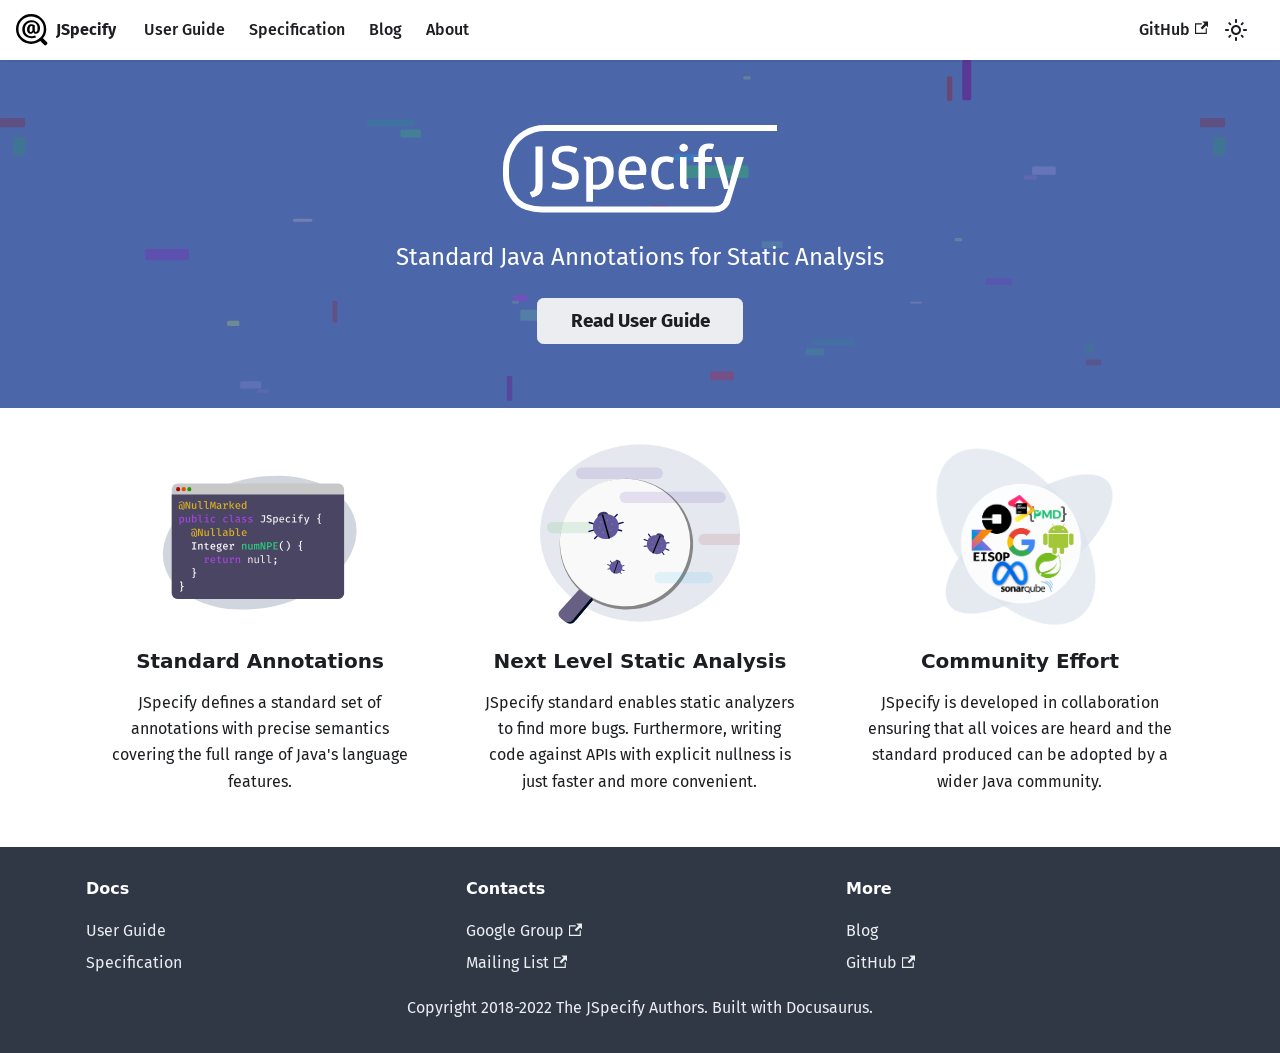
<file: index.html>
<!doctype html>
<html lang="en" dir="ltr" class="plugin-pages plugin-id-default">
<head>
<meta charset="UTF-8">
<meta name="viewport" content="width=device-width,initial-scale=1">
<meta name="generator" content="Docusaurus v2.0.1">
<link rel="alternate" type="application/rss+xml" href="/blog/rss.xml" title="JSpecify RSS Feed">
<link rel="alternate" type="application/atom+xml" href="/blog/atom.xml" title="JSpecify Atom Feed"><title data-rh="true">JSpecify Main | JSpecify</title><meta data-rh="true" name="twitter:card" content="summary_large_image"><meta data-rh="true" property="og:url" content="https://jspecify.dev//"><meta data-rh="true" name="docusaurus_locale" content="en"><meta data-rh="true" name="docusaurus_tag" content="default"><meta data-rh="true" name="docsearch:language" content="en"><meta data-rh="true" name="docsearch:docusaurus_tag" content="default"><meta data-rh="true" property="og:title" content="JSpecify Main | JSpecify"><meta data-rh="true" name="description" content="Standard Java Annotations for Static Analysis"><meta data-rh="true" property="og:description" content="Standard Java Annotations for Static Analysis"><link data-rh="true" rel="icon" href="/img/jspecify-favicon.ico"><link data-rh="true" rel="canonical" href="https://jspecify.dev//"><link data-rh="true" rel="alternate" href="https://jspecify.dev//" hreflang="en"><link data-rh="true" rel="alternate" href="https://jspecify.dev//" hreflang="x-default"><script data-rh="true">function maybeInsertBanner(){window.__DOCUSAURUS_INSERT_BASEURL_BANNER&&insertBanner()}function insertBanner(){var n=document.getElementById("docusaurus-base-url-issue-banner-container");if(n){n.innerHTML='\n<div id="docusaurus-base-url-issue-banner" style="border: thick solid red; background-color: rgb(255, 230, 179); margin: 20px; padding: 20px; font-size: 20px;">\n   <p style="font-weight: bold; font-size: 30px;">Your Docusaurus site did not load properly.</p>\n   <p>A very common reason is a wrong site <a href="https://docusaurus.io/docs/docusaurus.config.js/#baseurl" style="font-weight: bold;">baseUrl configuration</a>.</p>\n   <p>Current configured baseUrl = <span style="font-weight: bold; color: red;">/</span>  (default value)</p>\n   <p>We suggest trying baseUrl = <span id="docusaurus-base-url-issue-banner-suggestion-container" style="font-weight: bold; color: green;"></span></p>\n</div>\n';var e=document.getElementById("docusaurus-base-url-issue-banner-suggestion-container"),s=window.location.pathname,r="/"===s.substr(-1)?s:s+"/";e.innerHTML=r}}window.__DOCUSAURUS_INSERT_BASEURL_BANNER=!0,document.addEventListener("DOMContentLoaded",maybeInsertBanner)</script><link rel="stylesheet" href="/assets/css/styles.0bef8068.css">
<link rel="preload" href="/assets/js/runtime~main.567cac89.js" as="script">
<link rel="preload" href="/assets/js/main.f21a4369.js" as="script">
</head>
<body class="navigation-with-keyboard">
<script>!function(){function t(t){document.documentElement.setAttribute("data-theme",t)}var e=function(){var t=null;try{t=localStorage.getItem("theme")}catch(t){}return t}();t(null!==e?e:"light")}()</script><div id="__docusaurus">
<div id="docusaurus-base-url-issue-banner-container"></div><div role="region"><a href="#" class="skipToContent_fXgn">Skip to main content</a></div><nav class="navbar navbar--fixed-top"><div class="navbar__inner"><div class="navbar__items"><button aria-label="Navigation bar toggle" class="navbar__toggle clean-btn" type="button" tabindex="0"><svg width="30" height="30" viewBox="0 0 30 30" aria-hidden="true"><path stroke="currentColor" stroke-linecap="round" stroke-miterlimit="10" stroke-width="2" d="M4 7h22M4 15h22M4 23h22"></path></svg></button><a class="navbar__brand" href="/"><div class="navbar__logo"><img src="/img/jspecify-logo.svg" alt="JSpecify Logo" class="themedImage_ToTc themedImage--light_HNdA"><img src="/img/jspecify-logo.svg" alt="JSpecify Logo" class="themedImage_ToTc themedImage--dark_i4oU"></div><b class="navbar__title text--truncate">JSpecify</b></a><a class="navbar__item navbar__link" href="/docs/user-guide">User Guide</a><a class="navbar__item navbar__link" href="/docs/spec">Specification</a><a class="navbar__item navbar__link" href="/blog">Blog</a><a class="navbar__item navbar__link" href="/about">About</a></div><div class="navbar__items navbar__items--right"><a href="https://github.com/jspecify/jspecify" target="_blank" rel="noopener noreferrer" class="navbar__item navbar__link">GitHub<svg width="13.5" height="13.5" aria-hidden="true" viewBox="0 0 24 24" class="iconExternalLink_nPIU"><path fill="currentColor" d="M21 13v10h-21v-19h12v2h-10v15h17v-8h2zm3-12h-10.988l4.035 4-6.977 7.07 2.828 2.828 6.977-7.07 4.125 4.172v-11z"></path></svg></a><div class="toggle_vylO colorModeToggle_DEke"><button class="clean-btn toggleButton_gllP toggleButtonDisabled_aARS" type="button" disabled="" title="Switch between dark and light mode (currently light mode)" aria-label="Switch between dark and light mode (currently light mode)"><svg viewBox="0 0 24 24" width="24" height="24" class="lightToggleIcon_pyhR"><path fill="currentColor" d="M12,9c1.65,0,3,1.35,3,3s-1.35,3-3,3s-3-1.35-3-3S10.35,9,12,9 M12,7c-2.76,0-5,2.24-5,5s2.24,5,5,5s5-2.24,5-5 S14.76,7,12,7L12,7z M2,13l2,0c0.55,0,1-0.45,1-1s-0.45-1-1-1l-2,0c-0.55,0-1,0.45-1,1S1.45,13,2,13z M20,13l2,0c0.55,0,1-0.45,1-1 s-0.45-1-1-1l-2,0c-0.55,0-1,0.45-1,1S19.45,13,20,13z M11,2v2c0,0.55,0.45,1,1,1s1-0.45,1-1V2c0-0.55-0.45-1-1-1S11,1.45,11,2z M11,20v2c0,0.55,0.45,1,1,1s1-0.45,1-1v-2c0-0.55-0.45-1-1-1C11.45,19,11,19.45,11,20z M5.99,4.58c-0.39-0.39-1.03-0.39-1.41,0 c-0.39,0.39-0.39,1.03,0,1.41l1.06,1.06c0.39,0.39,1.03,0.39,1.41,0s0.39-1.03,0-1.41L5.99,4.58z M18.36,16.95 c-0.39-0.39-1.03-0.39-1.41,0c-0.39,0.39-0.39,1.03,0,1.41l1.06,1.06c0.39,0.39,1.03,0.39,1.41,0c0.39-0.39,0.39-1.03,0-1.41 L18.36,16.95z M19.42,5.99c0.39-0.39,0.39-1.03,0-1.41c-0.39-0.39-1.03-0.39-1.41,0l-1.06,1.06c-0.39,0.39-0.39,1.03,0,1.41 s1.03,0.39,1.41,0L19.42,5.99z M7.05,18.36c0.39-0.39,0.39-1.03,0-1.41c-0.39-0.39-1.03-0.39-1.41,0l-1.06,1.06 c-0.39,0.39-0.39,1.03,0,1.41s1.03,0.39,1.41,0L7.05,18.36z"></path></svg><svg viewBox="0 0 24 24" width="24" height="24" class="darkToggleIcon_wfgR"><path fill="currentColor" d="M9.37,5.51C9.19,6.15,9.1,6.82,9.1,7.5c0,4.08,3.32,7.4,7.4,7.4c0.68,0,1.35-0.09,1.99-0.27C17.45,17.19,14.93,19,12,19 c-3.86,0-7-3.14-7-7C5,9.07,6.81,6.55,9.37,5.51z M12,3c-4.97,0-9,4.03-9,9s4.03,9,9,9s9-4.03,9-9c0-0.46-0.04-0.92-0.1-1.36 c-0.98,1.37-2.58,2.26-4.4,2.26c-2.98,0-5.4-2.42-5.4-5.4c0-1.81,0.89-3.42,2.26-4.4C12.92,3.04,12.46,3,12,3L12,3z"></path></svg></button></div><div class="searchBox_ZlJk"></div></div></div><div role="presentation" class="navbar-sidebar__backdrop"></div></nav><div class="main-wrapper mainWrapper_z2l0"><header class="hero hero--primary heroBanner_qdFl"><div class="container"><h1><img src="/img/jspecify-banner.svg" class="banner_d9gt" alt="JSpecify Banner"></h1><p class="hero__subtitle">Standard Java Annotations for Static Analysis</p><div class="buttons_AeoN"><a class="button button--secondary button--lg" href="/docs/user-guide">Read User Guide</a></div></div></header><main><section class="features_t9lD"><div class="container"><div class="row"><div class="col col--4"><div class="text--center"><svg width="767" height="535" viewBox="0 0 767 535" fill="none" xmlns="http://www.w3.org/2000/svg" class="featureSvg_GfXr" role="img"><mask id="a" style="mask-type:alpha" maskUnits="userSpaceOnUse" x="0" y="0" width="767" height="535"><path fill="#D9D9D9" d="M0 0h767v535H0z"></path></mask><g mask="url(#a)"><ellipse rx="376.303" ry="249.71" transform="matrix(.9757 -.2191 .22392 .9746 382.35 277.759)" fill="#D1D6DE"></ellipse><rect x="45" y="51" width="661" height="443" rx="23" fill="#C8C8C8"></rect><path d="M45 93h661v378c0 12.703-10.297 23-23 23H68c-12.703 0-23-10.297-23-23V93Z" fill="#4B4564"></path><ellipse cx="69.5" cy="72.5" rx="7.5" ry="8.5" fill="#AB0000"></ellipse><ellipse cx="112.5" cy="72.5" rx="7.5" ry="8.5" fill="#269400"></ellipse><ellipse cx="91" cy="72.5" rx="8" ry="8.5" fill="#DE5000"></ellipse><path d="M82.4 119.84c2 0 3.707.293 5.12.88 1.413.573 2.58 1.38 3.5 2.42.933 1.027 1.66 2.24 2.18 3.64.52 1.4.887 2.92 1.1 4.56.213 1.64.32 3.34.32 5.1 0 3.36-.16 6.173-.48 8.44-.32 2.253-.92 3.947-1.8 5.08-.867 1.147-2.12 1.72-3.76 1.72-.8 0-1.5-.18-2.1-.54a4.723 4.723 0 0 1-1.46-1.4 6.913 6.913 0 0 1-.86-1.82 8.413 8.413 0 0 1-.32-1.88h-.16a7.738 7.738 0 0 1-1.1 1.84 5.424 5.424 0 0 1-1.78 1.44c-.72.373-1.6.56-2.64.56-1.493 0-2.693-.4-3.6-1.2-.907-.787-1.567-1.873-1.98-3.26-.413-1.387-.62-2.953-.62-4.7 0-3.4.693-5.993 2.08-7.78 1.387-1.8 3.393-2.7 6.02-2.7.987 0 1.96.12 2.92.36.973.227 2.02.64 3.14 1.24v11.88c0 1.267.1 2.247.3 2.94.2.693.473 1.173.82 1.44.36.267.767.4 1.22.4.533 0 .947-.273 1.24-.82.307-.547.527-1.333.66-2.36.133-1.04.213-2.293.24-3.76.027-1.467.04-3.12.04-4.96 0-1.973-.113-3.78-.34-5.42-.213-1.653-.62-3.08-1.22-4.28-.587-1.2-1.427-2.127-2.52-2.78s-2.513-.98-4.26-.98c-1.347 0-2.767.253-4.26.76-1.48.507-3.04 1.48-4.68 2.92l-2.16-2.5c1.813-1.573 3.647-2.713 5.5-3.42a15.974 15.974 0 0 1 5.7-1.06Zm-2.28 13.44c-1.533 0-2.58.6-3.14 1.8-.56 1.187-.84 3.067-.84 5.64 0 1.28.08 2.373.24 3.28.16.907.44 1.6.84 2.08.4.48.94.72 1.62.72.813 0 1.447-.187 1.9-.56a3.599 3.599 0 0 0 1.02-1.32c.227-.52.4-.973.52-1.36v-9.76a4.593 4.593 0 0 0-1.04-.4 4.808 4.808 0 0 0-1.12-.12ZM110.084 148l-8.78-23.48c.04.413.094 1 .16 1.76.08.76.154 1.64.22 2.64.08 1 .147 2.06.2 3.18.054 1.12.08 2.24.08 3.36V148h-4.12v-27.6h6.02l8.8 23.5c-.066-.56-.153-1.38-.26-2.46-.093-1.093-.186-2.36-.28-3.8a85.023 85.023 0 0 1-.12-4.66V120.4h4.12V148h-6.04Zm16.925-21.12v14.76c0 1.253.246 2.147.74 2.68.506.533 1.266.8 2.28.8.96 0 1.886-.287 2.78-.86.893-.573 1.6-1.273 2.12-2.1v-15.28h4.48V148h-3.86l-.28-2.7a7.76 7.76 0 0 1-2.98 2.42c-1.2.547-2.427.82-3.68.82-2.04 0-3.567-.56-4.58-1.68-1-1.133-1.5-2.687-1.5-4.66v-15.32h4.48Zm28.784-8.48v23.84c0 .973.293 1.667.88 2.08.6.4 1.373.6 2.32.6.613 0 1.193-.067 1.74-.2.547-.133 1.08-.3 1.6-.5l1.14 3.12c-.627.32-1.4.6-2.32.84-.907.24-1.947.36-3.12.36-2.12 0-3.773-.593-4.96-1.78-1.173-1.2-1.76-2.84-1.76-4.92V121.7h-6.38v-3.3h10.86Zm23.985 0v23.84c0 .973.293 1.667.88 2.08.6.4 1.373.6 2.32.6.613 0 1.193-.067 1.74-.2.546-.133 1.08-.3 1.6-.5l1.14 3.12c-.627.32-1.4.6-2.32.84-.907.24-1.947.36-3.12.36-2.12 0-3.774-.593-4.96-1.78-1.174-1.2-1.76-2.84-1.76-4.92V121.7h-6.38v-3.3h10.86Zm32.564 2 1.56 27.6h-4.24l-.66-13.44c-.04-1.013-.073-1.993-.1-2.94-.013-.947-.02-1.853-.02-2.72 0-.867.007-1.667.02-2.4.027-.747.053-1.42.08-2.02l-4.06 18.66h-4.04l-4.36-18.66c.04.573.073 1.247.1 2.02.027.76.047 1.58.06 2.46.013.88.013 1.8 0 2.76 0 .96-.013 1.92-.04 2.88l-.54 13.4h-4.16l1.56-27.6h5.56l3.94 18.5 3.76-18.5h5.58Zm22.264 22.42c0 .827.127 1.433.38 1.82.254.373.66.653 1.22.84l-1 3.04c-1.04-.12-1.933-.407-2.68-.86-.746-.453-1.313-1.14-1.7-2.06a7.226 7.226 0 0 1-2.94 2.2 9.802 9.802 0 0 1-3.8.74c-2.133 0-3.826-.6-5.08-1.8-1.24-1.213-1.86-2.8-1.86-4.76 0-2.227.867-3.94 2.6-5.14 1.734-1.2 4.214-1.8 7.44-1.8h3.02v-1.38c0-1.36-.413-2.34-1.24-2.94-.813-.6-1.966-.9-3.46-.9-.693 0-1.533.093-2.52.28-.986.173-2.02.447-3.1.82l-1.1-3.16a22.397 22.397 0 0 1 3.88-1.08c1.267-.24 2.44-.36 3.52-.36 2.827 0 4.934.627 6.32 1.88 1.4 1.253 2.1 2.987 2.1 5.2v9.42Zm-9.16 2.42c.907 0 1.794-.24 2.66-.72a5.64 5.64 0 0 0 2.1-2.02v-4.66h-2.48c-2.106 0-3.613.353-4.52 1.06-.906.693-1.36 1.653-1.36 2.88 0 1.12.3 1.98.9 2.58.614.587 1.514.88 2.7.88Zm17.205 2.76v-3.2h3.1v-14.74h-3.1v-3.18h6.52l.82 4.9c.786-1.773 1.76-3.12 2.92-4.04 1.173-.933 2.68-1.4 4.52-1.4.626 0 1.186.053 1.68.16.506.093 1.006.22 1.5.38l-1.34 3.84a9.293 9.293 0 0 0-1.2-.26 7.054 7.054 0 0 0-1.24-.1c-1.534 0-2.86.573-3.98 1.72-1.107 1.147-1.98 2.773-2.62 4.88v7.84h4.26v3.2h-11.84Zm14-13.34v-5.2l.56-2.58h3.4l-.76 7.78h-3.2Zm28.384-7.78-8.54 9.44 9.44 11.68h-5.48l-9.08-11.56 8.44-9.56h5.22Zm-13.98-8.98V148h-4.48v-29.6l4.48-.5Zm23.084 20.98c.094 1.44.4 2.62.92 3.54.52.907 1.2 1.573 2.04 2 .854.427 1.787.64 2.8.64 1.04 0 2-.16 2.88-.48.88-.32 1.767-.773 2.66-1.36l1.94 2.68c-.986.8-2.14 1.44-3.46 1.92-1.32.48-2.733.72-4.24.72-2.186 0-4.04-.467-5.56-1.4-1.506-.933-2.653-2.233-3.44-3.9-.786-1.667-1.18-3.593-1.18-5.78 0-2.12.387-4.013 1.16-5.68.774-1.68 1.88-3.007 3.32-3.98 1.44-.987 3.16-1.48 5.16-1.48 1.88 0 3.494.427 4.84 1.28 1.36.853 2.407 2.067 3.14 3.64.747 1.56 1.12 3.44 1.12 5.64 0 .36-.013.72-.04 1.08-.013.347-.033.653-.06.92h-14Zm5.04-9.24c-1.4 0-2.56.5-3.48 1.5-.906 1-1.433 2.56-1.58 4.68h9.78c-.04-1.987-.466-3.513-1.28-4.58-.8-1.067-1.946-1.6-3.44-1.6Zm27.625-11.74 4.48.5V148h-3.94l-.32-2.6c-.72 1-1.58 1.773-2.58 2.32-1 .547-2.12.82-3.36.82-1.814 0-3.307-.46-4.48-1.38-1.174-.933-2.047-2.233-2.62-3.9-.56-1.68-.84-3.62-.84-5.82 0-2.147.333-4.053 1-5.72.666-1.68 1.62-3 2.86-3.96 1.24-.96 2.733-1.44 4.48-1.44 1.106 0 2.1.2 2.98.6.88.387 1.66.953 2.34 1.7V117.9Zm-4.14 11.86c-1.507 0-2.68.627-3.52 1.88-.84 1.24-1.26 3.173-1.26 5.8 0 1.8.173 3.267.52 4.4.346 1.12.846 1.947 1.5 2.48.653.52 1.44.78 2.36.78 1.013 0 1.893-.293 2.64-.88a8.285 8.285 0 0 0 1.9-2.12v-10c-.52-.747-1.127-1.32-1.82-1.72a4.45 4.45 0 0 0-2.32-.62Z" fill="#D8AF1F"></path><path d="M84.86 178.32c1.867 0 3.36.46 4.48 1.38 1.12.907 1.933 2.193 2.44 3.86.507 1.653.76 3.6.76 5.84 0 2.147-.307 4.06-.92 5.74-.613 1.68-1.527 3-2.74 3.96-1.2.96-2.693 1.44-4.48 1.44-2.213 0-4-.78-5.36-2.34v9.92l-4.48.5v-29.74h3.9l.28 2.72c.8-1.093 1.727-1.913 2.78-2.46a7.227 7.227 0 0 1 3.34-.82Zm-1.24 3.46c-1 0-1.88.3-2.64.9a8.908 8.908 0 0 0-1.94 2.12v9.88c.507.76 1.107 1.347 1.8 1.76.707.4 1.5.6 2.38.6 1.507 0 2.653-.607 3.44-1.82.787-1.213 1.18-3.147 1.18-5.8 0-1.8-.16-3.26-.48-4.38-.307-1.133-.773-1.96-1.4-2.48-.613-.52-1.393-.78-2.34-.78Zm19.404-2.9v14.76c0 1.253.247 2.147.74 2.68.507.533 1.267.8 2.28.8.96 0 1.887-.287 2.78-.86.894-.573 1.6-1.273 2.12-2.1v-15.28h4.48V200h-3.86l-.28-2.7a7.752 7.752 0 0 1-2.98 2.42c-1.2.547-2.426.82-3.68.82-2.04 0-3.566-.56-4.58-1.68-1-1.133-1.5-2.687-1.5-4.66v-15.32h4.48Zm23.985 2.52c.733-.96 1.586-1.713 2.56-2.26a6.567 6.567 0 0 1 3.24-.82c1.853 0 3.353.46 4.5 1.38 1.16.907 2.006 2.193 2.54 3.86.546 1.653.82 3.6.82 5.84 0 2.147-.32 4.06-.96 5.74-.64 1.68-1.587 3-2.84 3.96-1.24.96-2.774 1.44-4.6 1.44-2.36 0-4.214-.873-5.56-2.62l-.24 2.08h-3.94v-29.6l4.48-.5v11.5Zm4.14 15.72c1.52 0 2.693-.62 3.52-1.86.84-1.24 1.26-3.187 1.26-5.84 0-1.8-.167-3.26-.5-4.38-.334-1.133-.827-1.96-1.48-2.48-.64-.52-1.427-.78-2.36-.78-1 0-1.88.3-2.64.9a8.902 8.902 0 0 0-1.94 2.12v9.88c.493.76 1.086 1.36 1.78 1.8.706.427 1.493.64 2.36.64Zm24.644-26.72v23.84c0 .973.293 1.667.88 2.08.6.4 1.373.6 2.32.6.613 0 1.193-.067 1.74-.2.547-.133 1.08-.3 1.6-.5l1.14 3.12c-.627.32-1.4.6-2.32.84-.907.24-1.947.36-3.12.36-2.12 0-3.773-.593-4.96-1.78-1.173-1.2-1.76-2.84-1.76-4.92V173.7h-6.38v-3.3h10.86Zm26.245 8.48v17.84h5.74V200h-16.54v-3.28h6.32v-14.56h-6.12v-3.28h10.6Zm-3.12-10.34c.88 0 1.586.267 2.12.8.546.533.82 1.2.82 2s-.274 1.473-.82 2.02c-.534.547-1.24.82-2.12.82-.854 0-1.554-.273-2.1-.82-.547-.547-.82-1.22-.82-2.02s.273-1.467.82-2c.546-.533 1.246-.8 2.1-.8Zm25.744 28.32c.987 0 1.907-.167 2.76-.5a12.12 12.12 0 0 0 2.44-1.34l2.08 2.88c-.92.787-2.04 1.427-3.36 1.92-1.307.48-2.66.72-4.06.72-2.16 0-4.007-.453-5.54-1.36-1.533-.92-2.707-2.207-3.52-3.86-.813-1.653-1.22-3.58-1.22-5.78 0-2.147.407-4.06 1.22-5.74.827-1.693 2.013-3.027 3.56-4 1.547-.987 3.407-1.48 5.58-1.48 1.44 0 2.767.213 3.98.64a10.835 10.835 0 0 1 3.34 1.9l-2.06 2.82a10.19 10.19 0 0 0-2.54-1.3 7.738 7.738 0 0 0-2.64-.46c-1.667 0-3.033.613-4.1 1.84-1.053 1.227-1.58 3.153-1.58 5.78 0 1.76.24 3.18.72 4.26.493 1.067 1.167 1.847 2.02 2.34.853.48 1.827.72 2.92.72Zm47.969 0a7.53 7.53 0 0 0 2.76-.5 12.148 12.148 0 0 0 2.44-1.34l2.08 2.88c-.92.787-2.04 1.427-3.36 1.92-1.307.48-2.66.72-4.06.72-2.16 0-4.007-.453-5.54-1.36-1.534-.92-2.707-2.207-3.52-3.86-.814-1.653-1.22-3.58-1.22-5.78 0-2.147.406-4.06 1.22-5.74.826-1.693 2.013-3.027 3.56-4 1.546-.987 3.406-1.48 5.58-1.48 1.44 0 2.766.213 3.98.64a10.846 10.846 0 0 1 3.34 1.9l-2.06 2.82a10.208 10.208 0 0 0-2.54-1.3 7.746 7.746 0 0 0-2.64-.46c-1.667 0-3.034.613-4.1 1.84-1.054 1.227-1.58 3.153-1.58 5.78 0 1.76.24 3.18.72 4.26.493 1.067 1.166 1.847 2.02 2.34.853.48 1.826.72 2.92.72Zm23.084-26.46v23.84c0 .973.293 1.667.88 2.08.6.4 1.373.6 2.32.6.613 0 1.193-.067 1.74-.2.547-.133 1.08-.3 1.6-.5l1.14 3.12c-.627.32-1.4.6-2.32.84-.907.24-1.947.36-3.12.36-2.12 0-3.773-.593-4.96-1.78-1.173-1.2-1.76-2.84-1.76-4.92V173.7h-6.38v-3.3h10.86Zm30.844 24.42c0 .827.127 1.433.38 1.82.254.373.66.653 1.22.84l-1 3.04c-1.04-.12-1.933-.407-2.68-.86-.746-.453-1.313-1.14-1.7-2.06a7.226 7.226 0 0 1-2.94 2.2 9.802 9.802 0 0 1-3.8.74c-2.133 0-3.826-.6-5.08-1.8-1.24-1.213-1.86-2.8-1.86-4.76 0-2.227.867-3.94 2.6-5.14 1.734-1.2 4.214-1.8 7.44-1.8h3.02v-1.38c0-1.36-.413-2.34-1.24-2.94-.813-.6-1.966-.9-3.46-.9-.693 0-1.533.093-2.52.28-.986.173-2.02.447-3.1.82l-1.1-3.16a22.397 22.397 0 0 1 3.88-1.08c1.267-.24 2.44-.36 3.52-.36 2.827 0 4.934.627 6.32 1.88 1.4 1.253 2.1 2.987 2.1 5.2v9.42Zm-9.16 2.42c.907 0 1.794-.24 2.66-.72a5.64 5.64 0 0 0 2.1-2.02v-4.66h-2.48c-2.106 0-3.613.353-4.52 1.06-.906.693-1.36 1.653-1.36 2.88 0 1.12.3 1.98.9 2.58.614.587 1.514.88 2.7.88Zm24.685-.14c1.4 0 2.513-.247 3.34-.74.826-.507 1.24-1.2 1.24-2.08 0-.573-.12-1.06-.36-1.46-.24-.413-.72-.787-1.44-1.12-.72-.347-1.814-.707-3.28-1.08-1.387-.36-2.607-.787-3.66-1.28-1.04-.493-1.847-1.133-2.42-1.92-.574-.787-.86-1.8-.86-3.04 0-1.213.34-2.273 1.02-3.18.68-.907 1.653-1.613 2.92-2.12 1.28-.507 2.78-.76 4.5-.76 1.773 0 3.32.233 4.64.7 1.32.467 2.446 1.047 3.38 1.74l-1.88 2.82a12.32 12.32 0 0 0-2.72-1.34c-.974-.347-2.074-.52-3.3-.52-1.427 0-2.454.213-3.08.64-.614.427-.92.993-.92 1.7 0 .52.153.96.46 1.32.32.347.866.673 1.64.98.773.293 1.866.64 3.28 1.04 1.373.373 2.566.813 3.58 1.32 1.026.507 1.82 1.18 2.38 2.02.573.827.86 1.907.86 3.24 0 1.52-.44 2.767-1.32 3.74-.867.96-2.014 1.673-3.44 2.14-1.414.453-2.934.68-4.56.68-1.96 0-3.654-.28-5.08-.84-1.427-.573-2.627-1.287-3.6-2.14l2.38-2.72a10.975 10.975 0 0 0 2.84 1.64c1.066.413 2.22.62 3.46.62Zm23.984 0c1.4 0 2.513-.247 3.34-.74.827-.507 1.24-1.2 1.24-2.08 0-.573-.12-1.06-.36-1.46-.24-.413-.72-.787-1.44-1.12-.72-.347-1.813-.707-3.28-1.08-1.387-.36-2.607-.787-3.66-1.28-1.04-.493-1.847-1.133-2.42-1.92-.573-.787-.86-1.8-.86-3.04 0-1.213.34-2.273 1.02-3.18.68-.907 1.653-1.613 2.92-2.12 1.28-.507 2.78-.76 4.5-.76 1.773 0 3.32.233 4.64.7 1.32.467 2.447 1.047 3.38 1.74l-1.88 2.82a12.297 12.297 0 0 0-2.72-1.34c-.973-.347-2.073-.52-3.3-.52-1.427 0-2.453.213-3.08.64-.613.427-.92.993-.92 1.7 0 .52.153.96.46 1.32.32.347.867.673 1.64.98.773.293 1.867.64 3.28 1.04 1.373.373 2.567.813 3.58 1.32 1.027.507 1.82 1.18 2.38 2.02.573.827.86 1.907.86 3.24 0 1.52-.44 2.767-1.32 3.74-.867.96-2.013 1.673-3.44 2.14-1.413.453-2.933.68-4.56.68-1.96 0-3.653-.28-5.08-.84-1.427-.573-2.627-1.287-3.6-2.14l2.38-2.72a10.992 10.992 0 0 0 2.84 1.64c1.067.413 2.22.62 3.46.62Z" fill="#9F45D7"></path><path d="M616.936 166.52v3.3c-.906 0-1.72.087-2.44.26-.706.173-1.253.473-1.64.9-.373.427-.52 1.02-.44 1.78l.74 7.34c.134 1.253.027 2.287-.32 3.1a3.8 3.8 0 0 1-1.62 1.86c-.746.44-1.66.753-2.74.94 1.12.187 2.054.493 2.8.92a3.505 3.505 0 0 1 1.6 1.82c.32.8.414 1.853.28 3.16l-.74 7.34c-.08.76.067 1.353.44 1.78.387.44.934.74 1.64.9.72.173 1.534.26 2.44.26v3.3c-1.386 0-2.646-.113-3.78-.34-1.12-.213-2.073-.573-2.86-1.08a4.444 4.444 0 0 1-1.7-2.06c-.346-.853-.453-1.913-.32-3.18l.74-6.9c.094-.947-.033-1.72-.38-2.32-.333-.613-.94-1.067-1.82-1.36-.88-.293-2.093-.44-3.64-.44v-3.6c1.534 0 2.74-.14 3.62-.42.894-.293 1.507-.74 1.84-1.34.347-.613.474-1.393.38-2.34l-.74-6.9c-.133-1.28-.026-2.353.32-3.22a4.326 4.326 0 0 1 1.7-2.04c.787-.507 1.74-.867 2.86-1.08 1.134-.227 2.394-.34 3.78-.34ZM139.269 276.4v3.54h-5.96v20.5h5.96V304h-16.6v-3.56h5.96v-20.5h-5.96v-3.54h16.6Zm7.244 27.6v-21.12h3.86l.34 2.74c.88-1.08 1.92-1.9 3.12-2.46 1.2-.56 2.433-.84 3.7-.84 1.973 0 3.447.553 4.42 1.66.987 1.093 1.48 2.633 1.48 4.62V304h-4.48v-13.18c0-1.227-.073-2.213-.22-2.96-.147-.747-.44-1.287-.88-1.62-.427-.333-1.067-.5-1.92-.5-.68 0-1.327.147-1.94.44a6.529 6.529 0 0 0-1.68 1.16 9.254 9.254 0 0 0-1.32 1.5V304h-4.48Zm41.625-1.12c-.774.493-1.7.893-2.78 1.2-1.08.307-2.207.46-3.38.46-2.454 0-4.32-.633-5.6-1.9-1.267-1.28-1.9-2.96-1.9-5.04v-11.46h-4.7v-3.26h4.7v-4.72l4.48-.54v5.26h7.12l-.5 3.26h-6.62v11.42c0 1.133.28 1.98.84 2.54.573.547 1.506.82 2.8.82a7.76 7.76 0 0 0 2.14-.28 8.621 8.621 0 0 0 1.78-.72l1.62 2.96Zm10.064-8c.093 1.44.4 2.62.92 3.54.52.907 1.2 1.573 2.04 2 .853.427 1.787.64 2.8.64 1.04 0 2-.16 2.88-.48.88-.32 1.767-.773 2.66-1.36l1.94 2.68c-.987.8-2.14 1.44-3.46 1.92-1.32.48-2.733.72-4.24.72-2.187 0-4.04-.467-5.56-1.4-1.507-.933-2.653-2.233-3.44-3.9-.787-1.667-1.18-3.593-1.18-5.78 0-2.12.387-4.013 1.16-5.68.773-1.68 1.88-3.007 3.32-3.98 1.44-.987 3.16-1.48 5.16-1.48 1.88 0 3.493.427 4.84 1.28 1.36.853 2.407 2.067 3.14 3.64.747 1.56 1.12 3.44 1.12 5.64 0 .36-.013.72-.04 1.08-.013.347-.033.653-.06.92h-14Zm5.04-9.24c-1.4 0-2.56.5-3.48 1.5-.907 1-1.433 2.56-1.58 4.68h9.78c-.04-1.987-.467-3.513-1.28-4.58-.8-1.067-1.947-1.6-3.44-1.6Zm33.004-5.44 1.2 3.72c-.84.28-1.766.467-2.78.56-1 .093-2.12.14-3.36.14 1.267.56 2.22 1.28 2.86 2.16.64.867.96 1.933.96 3.2 0 1.373-.333 2.6-1 3.68-.666 1.08-1.62 1.927-2.86 2.54-1.24.613-2.726.92-4.46.92a13.99 13.99 0 0 1-1.6-.08 8.597 8.597 0 0 1-1.3-.26c-.266.187-.493.44-.68.76-.173.307-.26.633-.26.98 0 .427.174.8.52 1.12.36.307 1.067.46 2.12.46h3.68c1.507 0 2.834.26 3.98.78 1.16.507 2.067 1.207 2.72 2.1.667.88 1 1.88 1 3 0 2.107-.906 3.74-2.72 4.9-1.813 1.16-4.426 1.74-7.84 1.74-2.413 0-4.306-.247-5.68-.74-1.373-.493-2.34-1.227-2.9-2.2-.56-.973-.84-2.167-.84-3.58h4.02c0 .733.14 1.34.42 1.82.294.48.834.84 1.62 1.08.787.24 1.92.36 3.4.36s2.654-.127 3.52-.38c.88-.24 1.514-.593 1.9-1.06.4-.453.6-1 .6-1.64 0-.853-.373-1.513-1.12-1.98-.746-.467-1.746-.7-3-.7h-3.62c-2 0-3.466-.407-4.4-1.22-.92-.813-1.38-1.76-1.38-2.84 0-.72.2-1.413.6-2.08.414-.667 1-1.247 1.76-1.74-1.266-.667-2.193-1.473-2.78-2.42-.573-.96-.86-2.12-.86-3.48 0-1.493.374-2.8 1.12-3.92.747-1.12 1.78-1.993 3.1-2.62 1.334-.627 2.867-.94 4.6-.94 1.694 0 3.107-.087 4.24-.26 1.134-.187 2.12-.447 2.96-.78.854-.333 1.7-.7 2.54-1.1Zm-9.7 5.22c-1.426 0-2.5.407-3.22 1.22-.72.8-1.08 1.847-1.08 3.14 0 1.333.367 2.407 1.1 3.22.747.8 1.834 1.2 3.26 1.2 1.32 0 2.327-.387 3.02-1.16.707-.773 1.06-1.873 1.06-3.3 0-1.44-.346-2.52-1.04-3.24-.693-.72-1.726-1.08-3.1-1.08Zm19.625 9.46c.093 1.44.4 2.62.92 3.54.52.907 1.2 1.573 2.04 2 .853.427 1.786.64 2.8.64 1.04 0 2-.16 2.88-.48.88-.32 1.766-.773 2.66-1.36l1.94 2.68c-.987.8-2.14 1.44-3.46 1.92-1.32.48-2.734.72-4.24.72-2.187 0-4.04-.467-5.56-1.4-1.507-.933-2.654-2.233-3.44-3.9-.787-1.667-1.18-3.593-1.18-5.78 0-2.12.386-4.013 1.16-5.68.773-1.68 1.88-3.007 3.32-3.98 1.44-.987 3.16-1.48 5.16-1.48 1.88 0 3.493.427 4.84 1.28 1.36.853 2.406 2.067 3.14 3.64.746 1.56 1.12 3.44 1.12 5.64 0 .36-.014.72-.04 1.08-.014.347-.034.653-.06.92h-14Zm5.04-9.24c-1.4 0-2.56.5-3.48 1.5-.907 1-1.434 2.56-1.58 4.68h9.78c-.04-1.987-.467-3.513-1.28-4.58-.8-1.067-1.947-1.6-3.44-1.6ZM266.635 304v-3.2h3.1v-14.74h-3.1v-3.18h6.52l.82 4.9c.787-1.773 1.76-3.12 2.92-4.04 1.173-.933 2.68-1.4 4.52-1.4.627 0 1.187.053 1.68.16.507.093 1.007.22 1.5.38l-1.34 3.84a9.293 9.293 0 0 0-1.2-.26 7.046 7.046 0 0 0-1.24-.1c-1.533 0-2.86.573-3.98 1.72-1.107 1.147-1.98 2.773-2.62 4.88v7.84h4.26v3.2h-11.84Zm14-13.34v-5.2l.56-2.58h3.4l-.76 7.78h-3.2ZM463.99 290c0 1.92.153 3.66.46 5.22.32 1.547.813 2.993 1.48 4.34a22.025 22.025 0 0 0 2.54 3.92c1.04 1.28 2.273 2.607 3.7 3.98l-2.48 2.4c-2.147-1.787-3.993-3.64-5.54-5.56a21.646 21.646 0 0 1-3.54-6.34c-.827-2.32-1.24-4.973-1.24-7.96 0-3 .413-5.66 1.24-7.98a21.646 21.646 0 0 1 3.54-6.34c1.547-1.92 3.393-3.767 5.54-5.54l2.48 2.4c-1.4 1.347-2.62 2.66-3.66 3.94a21.912 21.912 0 0 0-2.56 3.92 17.869 17.869 0 0 0-1.48 4.36c-.32 1.56-.48 3.307-.48 5.24Zm29.504 0c0-1.933-.16-3.68-.48-5.24a17.37 17.37 0 0 0-1.5-4.36 20.53 20.53 0 0 0-2.56-3.92c-1.026-1.28-2.24-2.593-3.64-3.94l2.48-2.4c2.147 1.773 3.987 3.62 5.52 5.54a21.366 21.366 0 0 1 3.56 6.34c.827 2.32 1.24 4.98 1.24 7.98 0 2.987-.413 5.64-1.24 7.96a21.366 21.366 0 0 1-3.56 6.34c-1.533 1.92-3.373 3.773-5.52 5.56l-2.48-2.4c1.427-1.373 2.654-2.7 3.68-3.98 1.04-1.28 1.894-2.587 2.56-3.92a17.291 17.291 0 0 0 1.46-4.34c.32-1.56.48-3.3.48-5.22Zm51.489-19.48v3.3c-.907 0-1.72.087-2.44.26-.707.173-1.253.473-1.64.9-.373.427-.52 1.02-.44 1.78l.74 7.34c.133 1.253.027 2.287-.32 3.1a3.8 3.8 0 0 1-1.62 1.86c-.747.44-1.66.753-2.74.94 1.12.187 2.053.493 2.8.92a3.505 3.505 0 0 1 1.6 1.82c.32.8.413 1.853.28 3.16l-.74 7.34c-.08.76.067 1.353.44 1.78.387.44.933.74 1.64.9.72.173 1.533.26 2.44.26v3.3c-1.387 0-2.647-.113-3.78-.34-1.12-.213-2.073-.573-2.86-1.08a4.444 4.444 0 0 1-1.7-2.06c-.347-.853-.453-1.913-.32-3.18l.74-6.9c.093-.947-.033-1.72-.38-2.32-.333-.613-.94-1.067-1.82-1.36-.88-.293-2.093-.44-3.64-.44v-3.6c1.533 0 2.74-.14 3.62-.42.893-.293 1.507-.74 1.84-1.34.347-.613.473-1.393.38-2.34l-.74-6.9c-.133-1.28-.027-2.353.32-3.22a4.326 4.326 0 0 1 1.7-2.04c.787-.507 1.74-.867 2.86-1.08 1.133-.227 2.393-.34 3.78-.34ZM442.746 348.9c1.026 0 1.88.347 2.56 1.04.693.693 1.04 1.54 1.04 2.54 0 .573-.094 1.167-.28 1.78-.174.6-.454 1.333-.84 2.2l-3.06 7h-3.44l1.92-8.02c-1-.693-1.5-1.687-1.5-2.98 0-1 .346-1.84 1.04-2.52.693-.693 1.546-1.04 2.56-1.04Zm0-13.76c1.026 0 1.88.353 2.56 1.06.693.693 1.04 1.533 1.04 2.52 0 .987-.347 1.84-1.04 2.56-.68.707-1.534 1.06-2.56 1.06-1.014 0-1.867-.353-2.56-1.06-.694-.72-1.04-1.573-1.04-2.56a3.57 3.57 0 0 1 3.6-3.58Zm-318.057 39.38c1.386 0 2.64.113 3.76.34 1.133.213 2.086.573 2.86 1.08a4.409 4.409 0 0 1 1.72 2.06c.36.853.466 1.913.32 3.18l-.74 6.92c-.094.947.046 1.727.42 2.34.386.6 1.026 1.047 1.92 1.34.893.28 2.06.42 3.5.42v3.6c-1.44 0-2.607.147-3.5.44-.894.293-1.534.747-1.92 1.36-.374.6-.514 1.373-.42 2.32l.74 6.88c.133 1.28.02 2.353-.34 3.22a4.184 4.184 0 0 1-1.7 2.04c-.774.507-1.727.867-2.86 1.08-1.12.227-2.374.34-3.76.34v-3.3c.906 0 1.713-.087 2.42-.26.72-.16 1.266-.46 1.64-.9.386-.427.54-1.02.46-1.78l-.74-7.34c-.134-1.307-.034-2.36.3-3.16.346-.8.913-1.407 1.7-1.82.786-.427 1.773-.727 2.96-.9-1.187-.187-2.174-.5-2.96-.94-.787-.453-1.354-1.08-1.7-1.88-.334-.8-.434-1.833-.3-3.1l.74-7.34c.08-.76-.074-1.353-.46-1.78-.374-.427-.914-.727-1.62-.9-.707-.173-1.52-.26-2.44-.26v-3.3Zm-47.969 52c1.387 0 2.64.113 3.76.34 1.133.213 2.087.573 2.86 1.08a4.405 4.405 0 0 1 1.72 2.06c.36.853.467 1.913.32 3.18l-.74 6.92c-.093.947.047 1.727.42 2.34.387.6 1.027 1.047 1.92 1.34.893.28 2.06.42 3.5.42v3.6c-1.44 0-2.607.147-3.5.44-.893.293-1.533.747-1.92 1.36-.373.6-.513 1.373-.42 2.32l.74 6.88c.133 1.28.02 2.353-.34 3.22a4.179 4.179 0 0 1-1.7 2.04c-.773.507-1.727.867-2.86 1.08-1.12.227-2.373.34-3.76.34v-3.3c.907 0 1.713-.087 2.42-.26.72-.16 1.267-.46 1.64-.9.387-.427.54-1.02.46-1.78l-.74-7.34c-.133-1.307-.033-2.36.3-3.16a3.64 3.64 0 0 1 1.7-1.82c.787-.427 1.773-.727 2.96-.9-1.187-.187-2.173-.5-2.96-.94-.787-.453-1.353-1.08-1.7-1.88-.333-.8-.433-1.833-.3-3.1l.74-7.34c.08-.76-.073-1.353-.46-1.78-.373-.427-.913-.727-1.62-.9-.707-.173-1.52-.26-2.44-.26v-3.3Z" fill="#F7F7F7"></path><path d="M403.117 172.4v18.14c0 1.32-.187 2.58-.56 3.78a8.787 8.787 0 0 1-1.78 3.2c-.8.92-1.84 1.653-3.12 2.2-1.267.533-2.8.8-4.6.8-1.52 0-2.927-.22-4.22-.66a13.895 13.895 0 0 1-3.64-1.88l1.9-2.96c1.093.72 2.1 1.207 3.02 1.46.933.253 1.853.38 2.76.38 1.733 0 3.1-.553 4.1-1.66 1.013-1.107 1.52-2.693 1.52-4.76v-14.48h-8.3v-3.56h12.92Zm25.604 19.8c0 1.627-.42 3.073-1.26 4.34-.826 1.253-2.026 2.233-3.6 2.94-1.56.707-3.446 1.06-5.66 1.06-2.24 0-4.206-.333-5.9-1-1.68-.68-3.1-1.58-4.26-2.7l2.54-2.84c.987.893 2.1 1.6 3.34 2.12 1.24.507 2.66.76 4.26.76 1.04 0 1.994-.16 2.86-.48.867-.333 1.56-.827 2.08-1.48.52-.667.78-1.5.78-2.5 0-.813-.166-1.5-.5-2.06-.333-.56-.913-1.067-1.74-1.52-.813-.453-1.953-.893-3.42-1.32-1.946-.587-3.58-1.24-4.9-1.96-1.32-.72-2.32-1.58-3-2.58-.666-1.013-1-2.24-1-3.68 0-1.493.407-2.8 1.22-3.92.827-1.12 1.954-1.987 3.38-2.6 1.44-.627 3.067-.94 4.88-.94 2 0 3.747.287 5.24.86a12.591 12.591 0 0 1 4 2.46l-2.44 2.76c-.973-.853-2.02-1.473-3.14-1.86a10.167 10.167 0 0 0-3.38-.58c-.933 0-1.78.133-2.54.4s-1.36.66-1.8 1.18c-.44.52-.66 1.18-.66 1.98 0 .707.194 1.313.58 1.82.4.507 1.067.98 2 1.42.947.427 2.24.887 3.88 1.38 1.547.453 2.934 1.013 4.16 1.68 1.24.667 2.214 1.54 2.92 2.62.72 1.08 1.08 2.493 1.08 4.24Zm15.905-13.88c1.866 0 3.36.46 4.48 1.38 1.12.907 1.933 2.193 2.44 3.86.506 1.653.76 3.6.76 5.84 0 2.147-.307 4.06-.92 5.74-.614 1.68-1.527 3-2.74 3.96-1.2.96-2.694 1.44-4.48 1.44-2.214 0-4-.78-5.36-2.34v9.92l-4.48.5v-29.74h3.9l.28 2.72c.8-1.093 1.726-1.913 2.78-2.46a7.225 7.225 0 0 1 3.34-.82Zm-1.24 3.46c-1 0-1.88.3-2.64.9a8.902 8.902 0 0 0-1.94 2.12v9.88c.506.76 1.106 1.347 1.8 1.76.706.4 1.5.6 2.38.6 1.506 0 2.653-.607 3.44-1.82.786-1.213 1.18-3.147 1.18-5.8 0-1.8-.16-3.26-.48-4.38-.307-1.133-.774-1.96-1.4-2.48-.614-.52-1.394-.78-2.34-.78Zm18.644 9.1c.093 1.44.4 2.62.92 3.54.52.907 1.2 1.573 2.04 2 .853.427 1.787.64 2.8.64 1.04 0 2-.16 2.88-.48.88-.32 1.767-.773 2.66-1.36l1.94 2.68c-.987.8-2.14 1.44-3.46 1.92-1.32.48-2.733.72-4.24.72-2.187 0-4.04-.467-5.56-1.4-1.507-.933-2.653-2.233-3.44-3.9-.787-1.667-1.18-3.593-1.18-5.78 0-2.12.387-4.013 1.16-5.68.773-1.68 1.88-3.007 3.32-3.98 1.44-.987 3.16-1.48 5.16-1.48 1.88 0 3.493.427 4.84 1.28 1.36.853 2.407 2.067 3.14 3.64.747 1.56 1.12 3.44 1.12 5.64 0 .36-.013.72-.04 1.08-.013.347-.033.653-.06.92h-14Zm5.04-9.24c-1.4 0-2.56.5-3.48 1.5-.907 1-1.433 2.56-1.58 4.68h9.78c-.04-1.987-.467-3.513-1.28-4.58-.8-1.067-1.947-1.6-3.44-1.6Zm25.404 15.22c.987 0 1.907-.167 2.76-.5a12.093 12.093 0 0 0 2.44-1.34l2.08 2.88c-.92.787-2.04 1.427-3.36 1.92-1.306.48-2.66.72-4.06.72-2.16 0-4.006-.453-5.54-1.36-1.533-.92-2.706-2.207-3.52-3.86-.813-1.653-1.22-3.58-1.22-5.78 0-2.147.407-4.06 1.22-5.74.827-1.693 2.014-3.027 3.56-4 1.547-.987 3.407-1.48 5.58-1.48 1.44 0 2.767.213 3.98.64a10.823 10.823 0 0 1 3.34 1.9l-2.06 2.82a10.173 10.173 0 0 0-2.54-1.3 7.738 7.738 0 0 0-2.64-.46c-1.666 0-3.033.613-4.1 1.84-1.053 1.227-1.58 3.153-1.58 5.78 0 1.76.24 3.18.72 4.26.494 1.067 1.167 1.847 2.02 2.34.854.48 1.827.72 2.92.72Zm25.345-17.98v17.84h5.74V200h-16.54v-3.28h6.32v-14.56h-6.12v-3.28h10.6Zm-3.12-10.34c.88 0 1.586.267 2.12.8.546.533.82 1.2.82 2s-.274 1.473-.82 2.02c-.534.547-1.24.82-2.12.82-.854 0-1.554-.273-2.1-.82-.547-.547-.82-1.22-.82-2.02s.273-1.467.82-2c.546-.533 1.246-.8 2.1-.8Zm28.404 1.36c1.293 0 2.447.113 3.46.34 1.027.213 1.973.507 2.84.88l-1.32 3.1a10.376 10.376 0 0 0-2.22-.64 13.43 13.43 0 0 0-2.32-.2c-1.387 0-2.413.267-3.08.8-.667.52-1 1.347-1 2.48v3.74h7.06l-.48 3.3h-6.58V200h-4.46v-16.3h-4.8v-3.3h4.8v-3.78c0-1.333.333-2.5 1-3.5.68-1.013 1.627-1.8 2.84-2.36 1.213-.573 2.633-.86 4.26-.86Zm29.624 8.98-7.279 21.2c-.547 1.6-1.247 3.007-2.1 4.22a9.734 9.734 0 0 1-3.28 2.96c-1.334.747-2.987 1.207-4.96 1.38l-.58-3.36c1.426-.227 2.56-.56 3.4-1 .853-.427 1.526-.993 2.02-1.7.506-.707.953-1.567 1.34-2.58h-1.52l-7.12-21.12h4.76l5.32 18 5.4-18h4.599Z" fill="#EEE"></path><path d="M130.369 223.84c2 0 3.706.293 5.12.88 1.413.573 2.58 1.38 3.5 2.42.933 1.027 1.66 2.24 2.18 3.64.52 1.4.886 2.92 1.1 4.56.213 1.64.32 3.34.32 5.1 0 3.36-.16 6.173-.48 8.44-.32 2.253-.92 3.947-1.8 5.08-.867 1.147-2.12 1.72-3.76 1.72-.8 0-1.5-.18-2.1-.54a4.712 4.712 0 0 1-1.46-1.4 6.891 6.891 0 0 1-.86-1.82 8.356 8.356 0 0 1-.32-1.88h-.16a7.77 7.77 0 0 1-1.1 1.84 5.427 5.427 0 0 1-1.78 1.44c-.72.373-1.6.56-2.64.56-1.494 0-2.694-.4-3.6-1.2-.907-.787-1.567-1.873-1.98-3.26-.414-1.387-.62-2.953-.62-4.7 0-3.4.693-5.993 2.08-7.78 1.386-1.8 3.393-2.7 6.02-2.7.986 0 1.96.12 2.92.36.973.227 2.02.64 3.14 1.24v11.88c0 1.267.1 2.247.3 2.94.2.693.473 1.173.82 1.44.36.267.766.4 1.22.4.533 0 .946-.273 1.24-.82.306-.547.526-1.333.66-2.36.133-1.04.213-2.293.24-3.76.026-1.467.04-3.12.04-4.96 0-1.973-.114-3.78-.34-5.42-.214-1.653-.62-3.08-1.22-4.28-.587-1.2-1.427-2.127-2.52-2.78-1.094-.653-2.514-.98-4.26-.98-1.347 0-2.767.253-4.26.76-1.48.507-3.04 1.48-4.68 2.92l-2.16-2.5c1.813-1.573 3.646-2.713 5.5-3.42a15.968 15.968 0 0 1 5.7-1.06Zm-2.28 13.44c-1.534 0-2.58.6-3.14 1.8-.56 1.187-.84 3.067-.84 5.64 0 1.28.08 2.373.24 3.28.16.907.44 1.6.84 2.08.4.48.94.72 1.62.72.813 0 1.446-.187 1.9-.56a3.605 3.605 0 0 0 1.02-1.32c.226-.52.4-.973.52-1.36v-9.76a4.598 4.598 0 0 0-1.04-.4 4.814 4.814 0 0 0-1.12-.12ZM158.053 252l-8.78-23.48c.04.413.093 1 .16 1.76.08.76.153 1.64.22 2.64.08 1 .147 2.06.2 3.18.053 1.12.08 2.24.08 3.36V252h-4.12v-27.6h6.02l8.8 23.5c-.067-.56-.153-1.38-.26-2.46-.093-1.093-.187-2.36-.28-3.8a85.023 85.023 0 0 1-.12-4.66V224.4h4.12V252h-6.04Zm16.925-21.12v14.76c0 1.253.246 2.147.74 2.68.506.533 1.266.8 2.28.8.96 0 1.886-.287 2.78-.86.893-.573 1.6-1.273 2.12-2.1v-15.28h4.48V252h-3.86l-.28-2.7a7.76 7.76 0 0 1-2.98 2.42c-1.2.547-2.427.82-3.68.82-2.04 0-3.567-.56-4.58-1.68-1-1.133-1.5-2.687-1.5-4.66v-15.32h4.48Zm28.784-8.48v23.84c0 .973.293 1.667.88 2.08.6.4 1.373.6 2.32.6.613 0 1.193-.067 1.74-.2.547-.133 1.08-.3 1.6-.5l1.14 3.12c-.627.32-1.4.6-2.32.84-.907.24-1.947.36-3.12.36-2.12 0-3.773-.593-4.96-1.78-1.173-1.2-1.76-2.84-1.76-4.92V225.7h-6.38v-3.3h10.86Zm23.984 0v23.84c0 .973.294 1.667.88 2.08.6.4 1.374.6 2.32.6.614 0 1.194-.067 1.74-.2.547-.133 1.08-.3 1.6-.5l1.14 3.12c-.626.32-1.4.6-2.32.84-.906.24-1.946.36-3.12.36-2.12 0-3.773-.593-4.96-1.78-1.173-1.2-1.76-2.84-1.76-4.92V225.7h-6.38v-3.3h10.86Zm30.845 24.42c0 .827.126 1.433.38 1.82.253.373.66.653 1.22.84l-1 3.04c-1.04-.12-1.934-.407-2.68-.86-.747-.453-1.314-1.14-1.7-2.06a7.239 7.239 0 0 1-2.94 2.2 9.809 9.809 0 0 1-3.8.74c-2.134 0-3.827-.6-5.08-1.8-1.24-1.213-1.86-2.8-1.86-4.76 0-2.227.866-3.94 2.6-5.14 1.733-1.2 4.213-1.8 7.44-1.8h3.02v-1.38c0-1.36-.414-2.34-1.24-2.94-.814-.6-1.967-.9-3.46-.9-.694 0-1.534.093-2.52.28-.987.173-2.02.447-3.1.82l-1.1-3.16a22.372 22.372 0 0 1 3.88-1.08c1.266-.24 2.44-.36 3.52-.36 2.826 0 4.933.627 6.32 1.88 1.4 1.253 2.1 2.987 2.1 5.2v9.42Zm-9.16 2.42c.906 0 1.793-.24 2.66-.72a5.655 5.655 0 0 0 2.1-2.02v-4.66h-2.48c-2.107 0-3.614.353-4.52 1.06-.907.693-1.36 1.653-1.36 2.88 0 1.12.3 1.98.9 2.58.613.587 1.513.88 2.7.88Zm21.484-15.84c.733-.96 1.587-1.713 2.56-2.26a6.572 6.572 0 0 1 3.24-.82c1.853 0 3.353.46 4.5 1.38 1.16.907 2.007 2.193 2.54 3.86.547 1.653.82 3.6.82 5.84 0 2.147-.32 4.06-.96 5.74-.64 1.68-1.587 3-2.84 3.96-1.24.96-2.773 1.44-4.6 1.44-2.36 0-4.213-.873-5.56-2.62l-.24 2.08h-3.94v-29.6l4.48-.5v11.5Zm4.14 15.72c1.52 0 2.693-.62 3.52-1.86.84-1.24 1.26-3.187 1.26-5.84 0-1.8-.167-3.26-.5-4.38-.333-1.133-.827-1.96-1.48-2.48-.64-.52-1.427-.78-2.36-.78-1 0-1.88.3-2.64.9a8.902 8.902 0 0 0-1.94 2.12v9.88c.493.76 1.087 1.36 1.78 1.8.707.427 1.493.64 2.36.64Zm24.644-26.72v23.84c0 .973.294 1.667.88 2.08.6.4 1.374.6 2.32.6.614 0 1.194-.067 1.74-.2.547-.133 1.08-.3 1.6-.5l1.14 3.12c-.626.32-1.4.6-2.32.84-.906.24-1.946.36-3.12.36-2.12 0-3.773-.593-4.96-1.78-1.173-1.2-1.76-2.84-1.76-4.92V225.7h-6.38v-3.3h10.86Zm18.425 20.48c.093 1.44.4 2.62.92 3.54.52.907 1.2 1.573 2.04 2 .853.427 1.786.64 2.8.64 1.04 0 2-.16 2.88-.48.88-.32 1.766-.773 2.66-1.36l1.94 2.68c-.987.8-2.14 1.44-3.46 1.92-1.32.48-2.734.72-4.24.72-2.187 0-4.04-.467-5.56-1.4-1.507-.933-2.654-2.233-3.44-3.9-.787-1.667-1.18-3.593-1.18-5.78 0-2.12.386-4.013 1.16-5.68.773-1.68 1.88-3.007 3.32-3.98 1.44-.987 3.16-1.48 5.16-1.48 1.88 0 3.493.427 4.84 1.28 1.36.853 2.406 2.067 3.14 3.64.746 1.56 1.12 3.44 1.12 5.64 0 .36-.014.72-.04 1.08-.014.347-.034.653-.06.92h-14Zm5.04-9.24c-1.4 0-2.56.5-3.48 1.5-.907 1-1.434 2.56-1.58 4.68h9.78c-.04-1.987-.467-3.513-1.28-4.58-.8-1.067-1.947-1.6-3.44-1.6Z" fill="#D8AF1F"></path><path d="M314.404 304v-21.12h3.86l.34 2.74c.88-1.08 1.92-1.9 3.12-2.46 1.2-.56 2.433-.84 3.7-.84 1.973 0 3.446.553 4.42 1.66.986 1.093 1.48 2.633 1.48 4.62V304h-4.48v-13.18c0-1.227-.074-2.213-.22-2.96-.147-.747-.44-1.287-.88-1.62-.427-.333-1.067-.5-1.92-.5-.68 0-1.327.147-1.94.44a6.495 6.495 0 0 0-1.68 1.16 9.254 9.254 0 0 0-1.32 1.5V304h-4.48Zm28.464-21.12v14.76c0 1.253.247 2.147.74 2.68.507.533 1.267.8 2.28.8.96 0 1.887-.287 2.78-.86.893-.573 1.6-1.273 2.12-2.1v-15.28h4.48V304h-3.86l-.28-2.7a7.76 7.76 0 0 1-2.98 2.42c-1.2.547-2.427.82-3.68.82-2.04 0-3.567-.56-4.58-1.68-1-1.133-1.5-2.687-1.5-4.66v-15.32h4.48Zm34.065-.56c.8 0 1.52.173 2.16.52.64.347 1.14.953 1.5 1.82.373.867.56 2.08.56 3.64V304h-3.98v-15.08c0-1.107-.08-1.9-.24-2.38-.147-.48-.54-.72-1.18-.72-.507 0-1.02.16-1.54.48-.52.307-1.047.84-1.58 1.6V304h-3.62v-15.08c0-1.107-.08-1.9-.24-2.38-.147-.48-.54-.72-1.18-.72-.52 0-1.04.16-1.56.48-.507.307-1.027.84-1.56 1.6V304h-4v-21.12h3.38l.3 2.28c.6-.84 1.253-1.52 1.96-2.04.706-.533 1.56-.8 2.56-.8.8 0 1.526.2 2.18.6.653.4 1.133 1.1 1.44 2.1.586-.8 1.253-1.447 2-1.94.746-.507 1.626-.76 2.64-.76ZM397.897 304l-8.78-23.48c.04.413.093 1 .16 1.76.08.76.153 1.64.22 2.64.08 1 .147 2.06.2 3.18.053 1.12.08 2.24.08 3.36V304h-4.12v-27.6h6.02l8.8 23.5c-.067-.56-.153-1.38-.26-2.46-.093-1.093-.187-2.36-.28-3.8a85.023 85.023 0 0 1-.12-4.66V276.4h4.12V304h-6.04Zm26.584-18.9c0-1.267-.246-2.28-.74-3.04-.48-.76-1.166-1.313-2.06-1.66-.88-.347-1.92-.52-3.12-.52h-3.32v10.74h3.38c1.16 0 2.18-.173 3.06-.52a4.141 4.141 0 0 0 2.06-1.72c.494-.8.74-1.893.74-3.28Zm4.88-.04c0 2.147-.46 3.887-1.38 5.22-.906 1.333-2.173 2.313-3.8 2.94-1.626.627-3.493.94-5.6.94h-3.34V304h-4.64v-27.6h7.66c3.467 0 6.18.713 8.14 2.14 1.974 1.413 2.96 3.587 2.96 6.52Zm10.565-5.14v8.3h10v3.52h-10v8.74h12.18V304h-16.82v-27.6h16.6l-.52 3.52h-11.44Z" fill="#27CD7D"></path><path d="M170.698 356v-3.2h3.1v-14.74h-3.1v-3.18h6.519l.821 4.9c.786-1.773 1.76-3.12 2.92-4.04 1.173-.933 2.68-1.4 4.52-1.4.626 0 1.186.053 1.68.16.506.093 1.006.22 1.5.38l-1.34 3.84a9.293 9.293 0 0 0-1.2-.26 7.054 7.054 0 0 0-1.24-.1c-1.534 0-2.86.573-3.98 1.72-1.107 1.147-1.98 2.773-2.62 4.88v7.84h4.26v3.2h-11.84Zm14-13.34v-5.2l.56-2.58h3.4l-.76 7.78h-3.2Zm13.504 4.22c.093 1.44.4 2.62.92 3.54.52.907 1.2 1.573 2.04 2 .853.427 1.787.64 2.8.64 1.04 0 2-.16 2.88-.48.88-.32 1.767-.773 2.66-1.36l1.94 2.68c-.987.8-2.14 1.44-3.46 1.92-1.32.48-2.733.72-4.24.72-2.187 0-4.04-.467-5.56-1.4-1.507-.933-2.653-2.233-3.44-3.9-.787-1.667-1.18-3.593-1.18-5.78 0-2.12.387-4.013 1.16-5.68.773-1.68 1.88-3.007 3.32-3.98 1.44-.987 3.16-1.48 5.16-1.48 1.88 0 3.493.427 4.84 1.28 1.36.853 2.407 2.067 3.14 3.64.747 1.56 1.12 3.44 1.12 5.64 0 .36-.013.72-.04 1.08-.013.347-.033.653-.06.92h-14Zm5.04-9.24c-1.4 0-2.56.5-3.48 1.5-.907 1-1.433 2.56-1.58 4.68h9.78c-.04-1.987-.467-3.513-1.28-4.58-.8-1.067-1.947-1.6-3.44-1.6Zm32.864 17.24c-.773.493-1.7.893-2.78 1.2-1.08.307-2.206.46-3.38.46-2.453 0-4.32-.633-5.6-1.9-1.266-1.28-1.9-2.96-1.9-5.04v-11.46h-4.7v-3.26h4.7v-4.72l4.48-.54v5.26h7.12l-.5 3.26h-6.62v11.42c0 1.133.28 1.98.84 2.54.574.547 1.507.82 2.8.82a7.75 7.75 0 0 0 2.14-.28 8.576 8.576 0 0 0 1.78-.72l1.62 2.96Zm10.825-20v14.76c0 1.253.246 2.147.74 2.68.506.533 1.266.8 2.28.8.96 0 1.886-.287 2.78-.86.893-.573 1.6-1.273 2.12-2.1v-15.28h4.48V356h-3.86l-.28-2.7a7.76 7.76 0 0 1-2.98 2.42c-1.2.547-2.427.82-3.68.82-2.04 0-3.567-.56-4.58-1.68-1-1.133-1.5-2.687-1.5-4.66v-15.32h4.48ZM266.635 356v-3.2h3.1v-14.74h-3.1v-3.18h6.52l.82 4.9c.787-1.773 1.76-3.12 2.92-4.04 1.173-.933 2.68-1.4 4.52-1.4.627 0 1.187.053 1.68.16.507.093 1.007.22 1.5.38l-1.34 3.84a9.293 9.293 0 0 0-1.2-.26 7.046 7.046 0 0 0-1.24-.1c-1.533 0-2.86.573-3.98 1.72-1.107 1.147-1.98 2.773-2.62 4.88v7.84h4.26v3.2h-11.84Zm14-13.34v-5.2l.56-2.58h3.4l-.76 7.78h-3.2Zm9.784 13.34v-21.12h3.86l.34 2.74c.88-1.08 1.92-1.9 3.12-2.46 1.2-.56 2.434-.84 3.7-.84 1.974 0 3.447.553 4.42 1.66.987 1.093 1.48 2.633 1.48 4.62V356h-4.48v-13.18c0-1.227-.073-2.213-.22-2.96-.146-.747-.44-1.287-.88-1.62-.426-.333-1.066-.5-1.92-.5-.68 0-1.326.147-1.94.44a6.529 6.529 0 0 0-1.68 1.16 9.351 9.351 0 0 0-1.32 1.5V356h-4.48Z" fill="#9F45D7"></path><path d="M338.848 356v-21.06h2.86l.26 2.92a8.373 8.373 0 0 1 3.2-2.48c1.293-.587 2.547-.88 3.76-.88 2.067 0 3.567.547 4.5 1.64.947 1.093 1.42 2.613 1.42 4.56V356h-3.36v-12.82c0-1.44-.08-2.6-.24-3.48-.16-.893-.493-1.54-1-1.94-.507-.413-1.293-.62-2.36-.62-.827 0-1.607.18-2.34.54-.72.36-1.367.813-1.94 1.36a10.157 10.157 0 0 0-1.4 1.62V356h-3.36Zm27.345-21.06v14.92c0 1.387.286 2.387.86 3 .573.613 1.466.92 2.68.92 1.16 0 2.253-.327 3.28-.98 1.04-.667 1.846-1.453 2.42-2.36v-15.5h3.36V356h-2.86l-.28-2.84a8.315 8.315 0 0 1-3.06 2.46c-1.214.56-2.44.84-3.681.84-2.039 0-3.566-.54-4.579-1.62-1-1.093-1.5-2.62-1.5-4.58v-15.32h3.36Zm28.824-8.48v24.34c0 1.04.32 1.78.96 2.22.653.427 1.493.64 2.52.64.64 0 1.247-.067 1.82-.2a12.095 12.095 0 0 0 1.72-.54l.9 2.46c-.573.28-1.287.527-2.14.74-.84.227-1.793.34-2.86.34-1.867 0-3.38-.513-4.54-1.54-1.16-1.04-1.74-2.473-1.74-4.3v-21.5h-6.46v-2.66h9.82Zm23.984 0v24.34c0 1.04.32 1.78.96 2.22.654.427 1.494.64 2.52.64.64 0 1.247-.067 1.82-.2a12.055 12.055 0 0 0 1.72-.54l.9 2.46c-.573.28-1.286.527-2.14.74-.84.227-1.793.34-2.86.34-1.866 0-3.38-.513-4.54-1.54-1.16-1.04-1.74-2.473-1.74-4.3v-21.5h-6.46v-2.66h9.82Z" fill="snow"></path></g></svg></div><div class="text--center padding-horiz--md"><h3>Standard Annotations</h3><p>JSpecify defines a standard set of annotations with precise semantics covering the full range of Java&#x27;s language features.</p></div></div><div class="col col--4"><div class="text--center"><svg width="757" height="724" viewBox="0 0 757 724" fill="none" xmlns="http://www.w3.org/2000/svg" class="featureSvg_GfXr" role="img"><ellipse cx="378.5" cy="335.53" rx="378.5" ry="335.53" fill="#E1E6ED" fill-opacity="0.85"></ellipse><path d="m156.28 546.179 47.31 38.801-72.012 85.694c-8.172 9.725-22.759 11.078-32.581 3.023l-16.382-13.435a16.756 16.756 0 0 1-2.208-23.795l75.873-90.288Z" fill="#000C1F"></path><ellipse cx="327.127" cy="377.672" rx="252.458" ry="247.319" transform="rotate(4.67 327.127 377.672)" fill="#868686"></ellipse><ellipse cx="321.836" cy="371.439" rx="246.677" ry="241.538" transform="rotate(4.67 321.836 371.439)" fill="#F9F9F9"></ellipse><path d="m149.039 548.124 9.438 7.967a167.85 167.85 0 0 0 21.677 16.698l1.221.791 13.783 7.472-70.704 84.188c-8.213 9.779-22.902 11.089-32.716 2.916l-15.761-13.123a16.759 16.759 0 0 1-1.71-24.177l74.772-82.732Z" fill="#676084"></path><path d="m200.838 588.289-5.68-7.237-66.127 78.885 7.04 5.168 64.767-76.816Z" fill="#000C1F"></path><mask id="a" style="mask-type:alpha" maskUnits="userSpaceOnUse" x="0" y="0" width="757" height="672"><ellipse cx="378.5" cy="335.53" rx="378.5" ry="335.53" fill="#fff"></ellipse></mask><g mask="url(#a)" fill-opacity="0.1"><rect x="136" y="88" width="329" height="43" rx="21.5" fill="#370997"></rect><rect x="301" y="179" width="402" height="43" rx="21.5" fill="#370997"></rect><rect x="26.284" y="293.475" width="268.79" height="42.97" rx="21.485" fill="#099720"></rect><rect x="599.749" y="338.273" width="313.588" height="42.97" rx="21.485" fill="#970909"></rect><rect x="433" y="483" width="222" height="43" rx="21.5" fill="#0BACF1"></rect></g><rect x="184.501" y="292.589" width="23.813" height="5.377" rx="2.689" transform="rotate(15.94 184.501 292.589)" fill="#180D5A"></rect><rect x="182.386" y="327.669" width="23.813" height="5.377" rx="2.689" transform="rotate(-15.934 182.386 327.669)" fill="#180D5A"></rect><rect x="293.552" y="298.727" width="23.813" height="5.377" rx="2.689" transform="rotate(-15.934 293.552 298.727)" fill="#180D5A"></rect><rect x="289.05" y="318.785" width="23.813" height="5.377" rx="2.689" transform="rotate(15.94 289.05 318.785)" fill="#180D5A"></rect><rect x="203.144" y="356.385" width="23.813" height="5.377" rx="2.689" transform="rotate(-44.606 203.144 356.385)" fill="#180D5A"></rect><rect x="275.433" y="278.635" width="23.813" height="5.377" rx="2.689" transform="rotate(-44.606 275.433 278.635)" fill="#180D5A"></rect><ellipse cx="238.267" cy="270.174" rx="20.74" ry="14.979" transform="rotate(-15.934 238.267 270.174)" fill="#383A63"></ellipse><ellipse cx="249.55" cy="311.09" rx="48.778" ry="47.05" transform="rotate(-15.934 249.55 311.09)" fill="#6258A0"></ellipse><path fill="#000" d="m233.678 266.691 5.54-1.582 25.833 90.484-5.54 1.582z"></path><circle cx="230.269" cy="294.12" r="3.472" transform="rotate(-29.718 230.269 294.12)" fill="#7A824C"></circle><circle cx="256.129" cy="286.425" r="3.224" transform="rotate(-29.718 256.129 286.425)" fill="#7A824C"></circle><circle cx="239.769" cy="333.908" r="3.224" transform="rotate(-29.718 239.769 333.908)" fill="#7A824C"></circle><circle cx="268.862" cy="325.602" r="3.224" transform="rotate(-29.718 268.862 325.602)" fill="#7A824C"></circle><circle cx="225.086" cy="315.716" r="3.472" transform="rotate(-29.718 225.086 315.716)" fill="#7A824C"></circle><circle cx="273.257" cy="301.963" r="3.472" transform="rotate(-29.718 273.257 301.963)" fill="#7A824C"></circle><rect x="265.901" y="439.249" width="12.011" height="2.712" rx="1.356" transform="rotate(50.736 265.901 439.249)" fill="#180D5A"></rect><rect x="254.927" y="453.171" width="12.011" height="2.712" rx="1.356" transform="rotate(18.861 254.927 453.171)" fill="#180D5A"></rect><rect x="309.303" y="473.18" width="12.011" height="2.712" rx="1.356" transform="rotate(18.861 309.303 473.18)" fill="#180D5A"></rect><rect x="301.665" y="480.193" width="12.011" height="2.712" rx="1.356" transform="rotate(50.736 301.665 480.193)" fill="#180D5A"></rect><rect x="255.26" y="471.04" width="12.011" height="2.712" rx="1.356" transform="rotate(-9.81 255.26 471.04)" fill="#180D5A"></rect><rect x="307.582" y="459.643" width="12.011" height="2.712" rx="1.356" transform="rotate(-9.81 307.582 459.643)" fill="#180D5A"></rect><ellipse cx="294.623" cy="445.441" rx="10.461" ry="7.555" transform="rotate(18.861 294.623 445.441)" fill="#383A63"></ellipse><ellipse cx="287.519" cy="465.636" rx="24.603" ry="23.732" transform="rotate(18.861 287.519 465.636)" fill="#6258A0"></ellipse><path fill="#000" d="m293.724 442.677 2.75.94-15.344 44.914-2.75-.94z"></path><circle cx="284.417" cy="453.057" r="1.751" transform="rotate(5.077 284.417 453.057)" fill="#7A824C"></circle><circle cx="297.344" cy="457.313" r="1.626" transform="rotate(5.077 297.344 457.313)" fill="#7A824C"></circle><circle cx="276.9" cy="472.272" r="1.626" transform="rotate(5.077 276.9 472.272)" fill="#7A824C"></circle><circle cx="291.341" cy="477.205" r="1.626" transform="rotate(5.077 291.341 477.205)" fill="#7A824C"></circle><circle cx="276.054" cy="460.51" r="1.751" transform="rotate(5.077 276.054 460.51)" fill="#7A824C"></circle><circle cx="299.965" cy="468.679" r="1.751" transform="rotate(5.077 299.965 468.679)" fill="#7A824C"></circle><rect x="411.096" y="336.991" width="18.242" height="4.119" rx="2.06" transform="rotate(54.475 411.096 336.991)" fill="#180D5A"></rect><rect x="393.086" y="357.002" width="18.242" height="4.119" rx="2.06" transform="rotate(22.601 393.086 357.002)" fill="#180D5A"></rect><rect x="473.51" y="392.712" width="18.242" height="4.119" rx="2.06" transform="rotate(22.601 473.51 392.712)" fill="#180D5A"></rect><rect x="461.241" y="402.583" width="18.242" height="4.119" rx="2.06" transform="rotate(54.475 461.241 402.583)" fill="#180D5A"></rect><rect x="391.82" y="384.115" width="18.242" height="4.119" rx="2.06" transform="rotate(-6.071 391.82 384.115)" fill="#180D5A"></rect><rect x="472.242" y="372.025" width="18.242" height="4.119" rx="2.06" transform="rotate(-6.071 472.242 372.025)" fill="#180D5A"></rect><ellipse cx="454.01" cy="349.219" rx="15.888" ry="11.475" transform="rotate(22.601 454.01 349.219)" fill="#383A63"></ellipse><ellipse cx="441.244" cy="379.12" rx="37.366" ry="36.042" transform="rotate(22.601 441.244 379.12)" fill="#6258A0"></ellipse><path fill="#000" d="m452.922 344.942 4.074 1.696-27.703 66.548-4.074-1.696z"></path><circle cx="437.789" cy="359.75" r="2.66" transform="rotate(8.817 437.789 359.75)" fill="#7A824C"></circle><circle cx="456.957" cy="367.481" r="2.47" transform="rotate(8.817 456.957 367.481)" fill="#7A824C"></circle><circle cx="424.494" cy="388.125" r="2.47" transform="rotate(8.817 424.494 388.125)" fill="#7A824C"></circle><circle cx="445.891" cy="397.033" r="2.47" transform="rotate(8.817 445.891 397.033)" fill="#7A824C"></circle><circle cx="424.377" cy="370.218" r="2.66" transform="rotate(8.817 424.377 370.218)" fill="#7A824C"></circle><circle cx="459.805" cy="384.965" r="2.66" transform="rotate(8.817 459.805 384.965)" fill="#7A824C"></circle></svg></div><div class="text--center padding-horiz--md"><h3>Next Level Static Analysis</h3><p>JSpecify standard enables static analyzers to find more bugs. Furthermore, writing code against APIs with explicit nullness is just faster and more convenient.</p></div></div><div class="col col--4"><div class="text--center"><img src="/assets/images/jspecify-landing-community-148074e3250ca244fcfd3eedfed8f856.png" class="featureSvg_GfXr"></div><div class="text--center padding-horiz--md"><h3>Community Effort</h3><p>JSpecify is developed in collaboration ensuring that all voices are heard and the standard produced can be adopted by a wider Java community.</p></div></div></div></div></section></main></div><footer class="footer footer--dark"><div class="container container-fluid"><div class="row footer__links"><div class="col footer__col"><div class="footer__title">Docs</div><ul class="footer__items clean-list"><li class="footer__item"><a class="footer__link-item" href="/docs/user-guide">User Guide</a></li><li class="footer__item"><a class="footer__link-item" href="/docs/spec">Specification</a></li></ul></div><div class="col footer__col"><div class="footer__title">Contacts</div><ul class="footer__items clean-list"><li class="footer__item"><a href="https://groups.google.com/g/jspecify-dev" target="_blank" rel="noopener noreferrer" class="footer__link-item">Google Group<svg width="13.5" height="13.5" aria-hidden="true" viewBox="0 0 24 24" class="iconExternalLink_nPIU"><path fill="currentColor" d="M21 13v10h-21v-19h12v2h-10v15h17v-8h2zm3-12h-10.988l4.035 4-6.977 7.07 2.828 2.828 6.977-7.07 4.125 4.172v-11z"></path></svg></a></li><li class="footer__item"><a href="mailto:jspecify-dev@googlegroups.com" target="_blank" rel="noopener noreferrer" class="footer__link-item">Mailing List<svg width="13.5" height="13.5" aria-hidden="true" viewBox="0 0 24 24" class="iconExternalLink_nPIU"><path fill="currentColor" d="M21 13v10h-21v-19h12v2h-10v15h17v-8h2zm3-12h-10.988l4.035 4-6.977 7.07 2.828 2.828 6.977-7.07 4.125 4.172v-11z"></path></svg></a></li></ul></div><div class="col footer__col"><div class="footer__title">More</div><ul class="footer__items clean-list"><li class="footer__item"><a class="footer__link-item" href="/blog">Blog</a></li><li class="footer__item"><a href="https://github.com/jspecify/jspecify" target="_blank" rel="noopener noreferrer" class="footer__link-item">GitHub<svg width="13.5" height="13.5" aria-hidden="true" viewBox="0 0 24 24" class="iconExternalLink_nPIU"><path fill="currentColor" d="M21 13v10h-21v-19h12v2h-10v15h17v-8h2zm3-12h-10.988l4.035 4-6.977 7.07 2.828 2.828 6.977-7.07 4.125 4.172v-11z"></path></svg></a></li></ul></div></div><div class="footer__bottom text--center"><div class="footer__copyright">Copyright 2018-2022 The JSpecify Authors. Built with Docusaurus.</div></div></div></footer></div>
<script src="/assets/js/runtime~main.567cac89.js"></script>
<script src="/assets/js/main.f21a4369.js"></script>
</body>
</html>
</file>
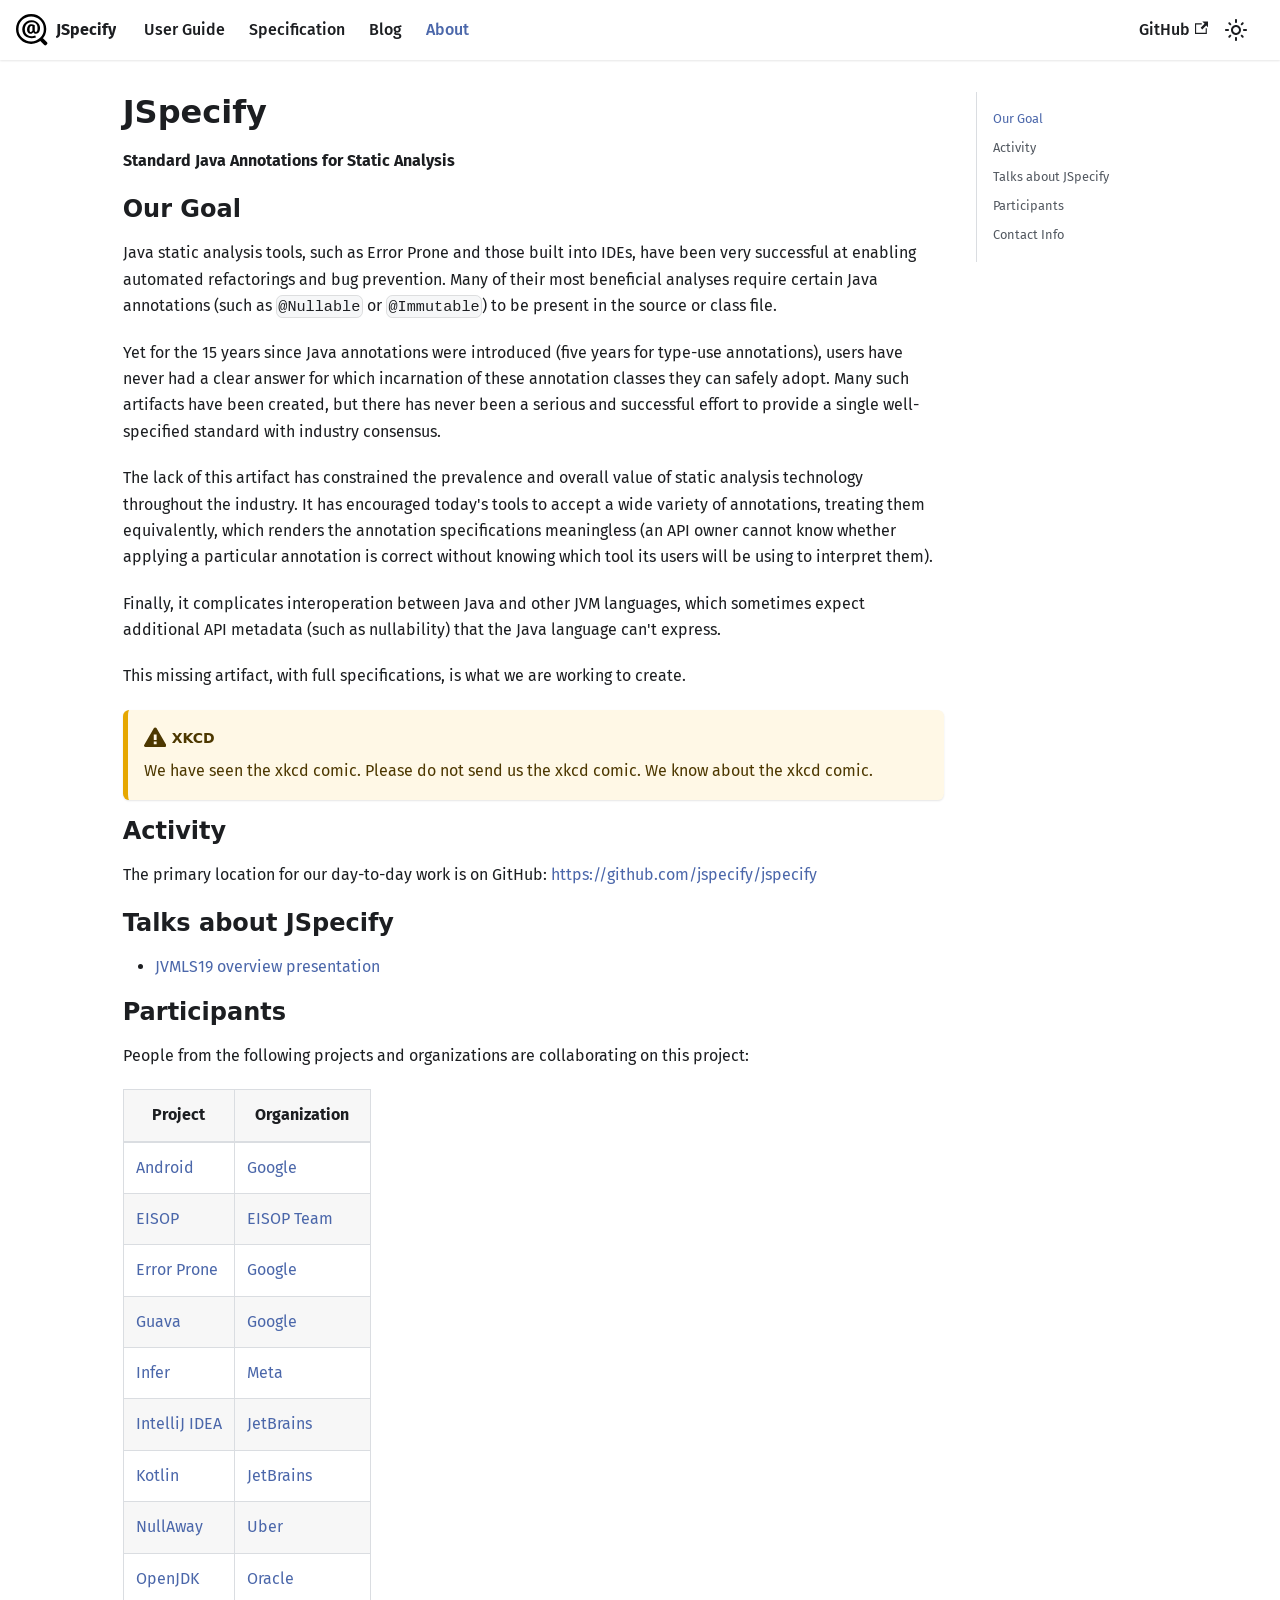
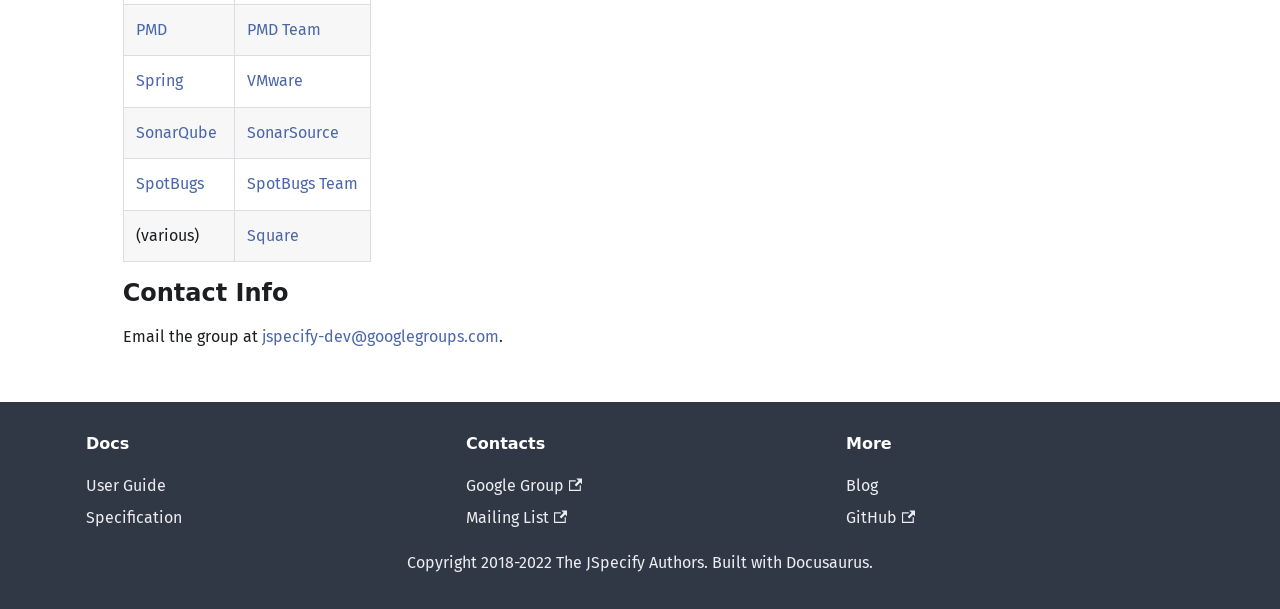
<file: about/index.html>
<!doctype html>
<html lang="en" dir="ltr" class="mdx-wrapper mdx-page plugin-pages plugin-id-default">
<head>
<meta charset="UTF-8">
<meta name="viewport" content="width=device-width,initial-scale=1">
<meta name="generator" content="Docusaurus v2.0.1">
<link rel="alternate" type="application/rss+xml" href="/blog/rss.xml" title="JSpecify RSS Feed">
<link rel="alternate" type="application/atom+xml" href="/blog/atom.xml" title="JSpecify Atom Feed"><title data-rh="true">About | JSpecify</title><meta data-rh="true" name="twitter:card" content="summary_large_image"><meta data-rh="true" property="og:url" content="https://jspecify.dev//about"><meta data-rh="true" name="docusaurus_locale" content="en"><meta data-rh="true" name="docusaurus_tag" content="default"><meta data-rh="true" name="docsearch:language" content="en"><meta data-rh="true" name="docsearch:docusaurus_tag" content="default"><meta data-rh="true" property="og:title" content="About | JSpecify"><meta data-rh="true" name="description" content="Standard Java Annotations for Static Analysis"><meta data-rh="true" property="og:description" content="Standard Java Annotations for Static Analysis"><link data-rh="true" rel="icon" href="/img/jspecify-favicon.ico"><link data-rh="true" rel="canonical" href="https://jspecify.dev//about"><link data-rh="true" rel="alternate" href="https://jspecify.dev//about" hreflang="en"><link data-rh="true" rel="alternate" href="https://jspecify.dev//about" hreflang="x-default"><link rel="stylesheet" href="/assets/css/styles.0bef8068.css">
<link rel="preload" href="/assets/js/runtime~main.567cac89.js" as="script">
<link rel="preload" href="/assets/js/main.f21a4369.js" as="script">
</head>
<body class="navigation-with-keyboard">
<script>!function(){function t(t){document.documentElement.setAttribute("data-theme",t)}var e=function(){var t=null;try{t=localStorage.getItem("theme")}catch(t){}return t}();t(null!==e?e:"light")}()</script><div id="__docusaurus">
<div role="region"><a href="#" class="skipToContent_fXgn">Skip to main content</a></div><nav class="navbar navbar--fixed-top"><div class="navbar__inner"><div class="navbar__items"><button aria-label="Navigation bar toggle" class="navbar__toggle clean-btn" type="button" tabindex="0"><svg width="30" height="30" viewBox="0 0 30 30" aria-hidden="true"><path stroke="currentColor" stroke-linecap="round" stroke-miterlimit="10" stroke-width="2" d="M4 7h22M4 15h22M4 23h22"></path></svg></button><a class="navbar__brand" href="/"><div class="navbar__logo"><img src="/img/jspecify-logo.svg" alt="JSpecify Logo" class="themedImage_ToTc themedImage--light_HNdA"><img src="/img/jspecify-logo.svg" alt="JSpecify Logo" class="themedImage_ToTc themedImage--dark_i4oU"></div><b class="navbar__title text--truncate">JSpecify</b></a><a class="navbar__item navbar__link" href="/docs/user-guide">User Guide</a><a class="navbar__item navbar__link" href="/docs/spec">Specification</a><a class="navbar__item navbar__link" href="/blog">Blog</a><a aria-current="page" class="navbar__item navbar__link navbar__link--active" href="/about">About</a></div><div class="navbar__items navbar__items--right"><a href="https://github.com/jspecify/jspecify" target="_blank" rel="noopener noreferrer" class="navbar__item navbar__link">GitHub<svg width="13.5" height="13.5" aria-hidden="true" viewBox="0 0 24 24" class="iconExternalLink_nPIU"><path fill="currentColor" d="M21 13v10h-21v-19h12v2h-10v15h17v-8h2zm3-12h-10.988l4.035 4-6.977 7.07 2.828 2.828 6.977-7.07 4.125 4.172v-11z"></path></svg></a><div class="toggle_vylO colorModeToggle_DEke"><button class="clean-btn toggleButton_gllP toggleButtonDisabled_aARS" type="button" disabled="" title="Switch between dark and light mode (currently light mode)" aria-label="Switch between dark and light mode (currently light mode)"><svg viewBox="0 0 24 24" width="24" height="24" class="lightToggleIcon_pyhR"><path fill="currentColor" d="M12,9c1.65,0,3,1.35,3,3s-1.35,3-3,3s-3-1.35-3-3S10.35,9,12,9 M12,7c-2.76,0-5,2.24-5,5s2.24,5,5,5s5-2.24,5-5 S14.76,7,12,7L12,7z M2,13l2,0c0.55,0,1-0.45,1-1s-0.45-1-1-1l-2,0c-0.55,0-1,0.45-1,1S1.45,13,2,13z M20,13l2,0c0.55,0,1-0.45,1-1 s-0.45-1-1-1l-2,0c-0.55,0-1,0.45-1,1S19.45,13,20,13z M11,2v2c0,0.55,0.45,1,1,1s1-0.45,1-1V2c0-0.55-0.45-1-1-1S11,1.45,11,2z M11,20v2c0,0.55,0.45,1,1,1s1-0.45,1-1v-2c0-0.55-0.45-1-1-1C11.45,19,11,19.45,11,20z M5.99,4.58c-0.39-0.39-1.03-0.39-1.41,0 c-0.39,0.39-0.39,1.03,0,1.41l1.06,1.06c0.39,0.39,1.03,0.39,1.41,0s0.39-1.03,0-1.41L5.99,4.58z M18.36,16.95 c-0.39-0.39-1.03-0.39-1.41,0c-0.39,0.39-0.39,1.03,0,1.41l1.06,1.06c0.39,0.39,1.03,0.39,1.41,0c0.39-0.39,0.39-1.03,0-1.41 L18.36,16.95z M19.42,5.99c0.39-0.39,0.39-1.03,0-1.41c-0.39-0.39-1.03-0.39-1.41,0l-1.06,1.06c-0.39,0.39-0.39,1.03,0,1.41 s1.03,0.39,1.41,0L19.42,5.99z M7.05,18.36c0.39-0.39,0.39-1.03,0-1.41c-0.39-0.39-1.03-0.39-1.41,0l-1.06,1.06 c-0.39,0.39-0.39,1.03,0,1.41s1.03,0.39,1.41,0L7.05,18.36z"></path></svg><svg viewBox="0 0 24 24" width="24" height="24" class="darkToggleIcon_wfgR"><path fill="currentColor" d="M9.37,5.51C9.19,6.15,9.1,6.82,9.1,7.5c0,4.08,3.32,7.4,7.4,7.4c0.68,0,1.35-0.09,1.99-0.27C17.45,17.19,14.93,19,12,19 c-3.86,0-7-3.14-7-7C5,9.07,6.81,6.55,9.37,5.51z M12,3c-4.97,0-9,4.03-9,9s4.03,9,9,9s9-4.03,9-9c0-0.46-0.04-0.92-0.1-1.36 c-0.98,1.37-2.58,2.26-4.4,2.26c-2.98,0-5.4-2.42-5.4-5.4c0-1.81,0.89-3.42,2.26-4.4C12.92,3.04,12.46,3,12,3L12,3z"></path></svg></button></div><div class="searchBox_ZlJk"></div></div></div><div role="presentation" class="navbar-sidebar__backdrop"></div></nav><div class="main-wrapper mainWrapper_z2l0"><main class="container container--fluid margin-vert--lg"><div class="row mdxPageWrapper_j9I6"><div class="col col--8"><article><h1>JSpecify</h1><p><strong>Standard Java Annotations for Static Analysis</strong></p><h2 class="anchor anchorWithStickyNavbar_LWe7" id="our-goal">Our Goal<a class="hash-link" href="#our-goal" title="Direct link to heading">​</a></h2><p>Java static analysis tools, such as Error Prone and those built into IDEs, have been very successful at enabling automated refactorings and bug prevention.
Many of their most beneficial analyses require certain Java annotations (such as <code>@Nullable</code> or <code>@Immutable</code>) to be present in the source or class file.</p><p>Yet for the 15 years since Java annotations were introduced (five years for type-use annotations), users have never had a clear answer for which incarnation of these annotation classes they can safely adopt.
Many such artifacts have been created, but there has never been a serious and successful effort to provide a single well-specified standard with industry consensus.</p><p>The lack of this artifact has constrained the prevalence and overall value of static analysis technology throughout the industry.
It has encouraged today&#x27;s tools to accept a wide variety of annotations, treating them equivalently, which renders the annotation specifications meaningless (an API owner cannot know whether applying a particular annotation is correct without knowing which tool its users will be using to interpret them).</p><p>Finally, it complicates interoperation between Java and other JVM languages, which sometimes expect additional API metadata (such as nullability) that the Java language can&#x27;t express.</p><p>This missing artifact, with full specifications, is what we are working to create.</p><div class="theme-admonition theme-admonition-caution alert alert--warning admonition_LlT9"><div class="admonitionHeading_tbUL"><span class="admonitionIcon_kALy"><svg viewBox="0 0 16 16"><path fill-rule="evenodd" d="M8.893 1.5c-.183-.31-.52-.5-.887-.5s-.703.19-.886.5L.138 13.499a.98.98 0 0 0 0 1.001c.193.31.53.501.886.501h13.964c.367 0 .704-.19.877-.5a1.03 1.03 0 0 0 .01-1.002L8.893 1.5zm.133 11.497H6.987v-2.003h2.039v2.003zm0-3.004H6.987V5.987h2.039v4.006z"></path></svg></span>xkcd</div><div class="admonitionContent_S0QG"><p>We have seen the xkcd comic. Please do not send us the xkcd comic. We know about the xkcd comic.</p></div></div><h2 class="anchor anchorWithStickyNavbar_LWe7" id="activity">Activity<a class="hash-link" href="#activity" title="Direct link to heading">​</a></h2><p>The primary location for our day-to-day work is on GitHub: <a href="https://github.com/jspecify/jspecify" target="_blank" rel="noopener noreferrer">https://github.com/jspecify/jspecify</a></p><h2 class="anchor anchorWithStickyNavbar_LWe7" id="talks-about-jspecify">Talks about JSpecify<a class="hash-link" href="#talks-about-jspecify" title="Direct link to heading">​</a></h2><ul><li><a href="https://drive.google.com/file/d/15wZ-cVPkfsNYzSez9WrAF4gEjWNzlDAD/view%3E" target="_blank" rel="noopener noreferrer">JVMLS19 overview presentation</a></li></ul><h2 class="anchor anchorWithStickyNavbar_LWe7" id="participants">Participants<a class="hash-link" href="#participants" title="Direct link to heading">​</a></h2><p>People from the following projects and organizations are collaborating on this project:</p><table><thead><tr><th>Project</th><th>Organization</th></tr></thead><tbody><tr><td><a href="https://www.android.com%3E" target="_blank" rel="noopener noreferrer">Android</a></td><td><a href="https://google.com" target="_blank" rel="noopener noreferrer">Google</a></td></tr><tr><td><a href="https://eisop.uwaterloo.ca" target="_blank" rel="noopener noreferrer">EISOP</a></td><td><a href="https://github.com/eisop" target="_blank" rel="noopener noreferrer">EISOP Team</a></td></tr><tr><td><a href="https://errorprone.info" target="_blank" rel="noopener noreferrer">Error Prone</a></td><td><a href="https://google.com" target="_blank" rel="noopener noreferrer">Google</a></td></tr><tr><td><a href="https://github.com/google/guava" target="_blank" rel="noopener noreferrer">Guava</a></td><td><a href="https://google.com" target="_blank" rel="noopener noreferrer">Google</a></td></tr><tr><td><a href="https://www.fbinfer.com" target="_blank" rel="noopener noreferrer">Infer</a></td><td><a href="https://about.facebook.com" target="_blank" rel="noopener noreferrer">Meta</a></td></tr><tr><td><a href="https://www.jetbrains.com/idea/" target="_blank" rel="noopener noreferrer">IntelliJ IDEA</a></td><td><a href="https://www.jetbrains.com/" target="_blank" rel="noopener noreferrer">JetBrains</a></td></tr><tr><td><a href="https://kotlinlang.org/" target="_blank" rel="noopener noreferrer">Kotlin</a></td><td><a href="https://www.jetbrains.com/" target="_blank" rel="noopener noreferrer">JetBrains</a></td></tr><tr><td><a href="https://github.com/uber/NullAway" target="_blank" rel="noopener noreferrer">NullAway</a></td><td><a href="https://uber.com" target="_blank" rel="noopener noreferrer">Uber</a></td></tr><tr><td><a href="https://openjdk.java.net" target="_blank" rel="noopener noreferrer">OpenJDK</a></td><td><a href="https://www.oracle.com" target="_blank" rel="noopener noreferrer">Oracle</a></td></tr><tr><td><a href="https://pmd.github.io/" target="_blank" rel="noopener noreferrer">PMD</a></td><td><a href="https://pmd.github.io/" target="_blank" rel="noopener noreferrer">PMD Team</a></td></tr><tr><td><a href="https://tanzu.vmware.com/spring-app-framework" target="_blank" rel="noopener noreferrer">Spring</a></td><td><a href="https://www.vmware.com/" target="_blank" rel="noopener noreferrer">VMware</a></td></tr><tr><td><a href="https://www.sonarqube.org/" target="_blank" rel="noopener noreferrer">SonarQube</a></td><td><a href="https://www.sonarsource.com/" target="_blank" rel="noopener noreferrer">SonarSource</a></td></tr><tr><td><a href="http://spotbugs.rtfd.io/" target="_blank" rel="noopener noreferrer">SpotBugs</a></td><td><a href="https://github.com/spotbugs/" target="_blank" rel="noopener noreferrer">SpotBugs Team</a></td></tr><tr><td>(various)</td><td><a href="https://squareup.com" target="_blank" rel="noopener noreferrer">Square</a></td></tr></tbody></table><h2 class="anchor anchorWithStickyNavbar_LWe7" id="contact-info">Contact Info<a class="hash-link" href="#contact-info" title="Direct link to heading">​</a></h2><p>Email the group at <a href="mailto:jspecify-dev@googlegroups.com" target="_blank" rel="noopener noreferrer">jspecify-dev@googlegroups.com</a>.</p></article></div><div class="col col--2"><div class="tableOfContents_bqdL thin-scrollbar"><ul class="table-of-contents table-of-contents__left-border"><li><a href="#our-goal" class="table-of-contents__link toc-highlight">Our Goal</a></li><li><a href="#activity" class="table-of-contents__link toc-highlight">Activity</a></li><li><a href="#talks-about-jspecify" class="table-of-contents__link toc-highlight">Talks about JSpecify</a></li><li><a href="#participants" class="table-of-contents__link toc-highlight">Participants</a></li><li><a href="#contact-info" class="table-of-contents__link toc-highlight">Contact Info</a></li></ul></div></div></div></main></div><footer class="footer footer--dark"><div class="container container-fluid"><div class="row footer__links"><div class="col footer__col"><div class="footer__title">Docs</div><ul class="footer__items clean-list"><li class="footer__item"><a class="footer__link-item" href="/docs/user-guide">User Guide</a></li><li class="footer__item"><a class="footer__link-item" href="/docs/spec">Specification</a></li></ul></div><div class="col footer__col"><div class="footer__title">Contacts</div><ul class="footer__items clean-list"><li class="footer__item"><a href="https://groups.google.com/g/jspecify-dev" target="_blank" rel="noopener noreferrer" class="footer__link-item">Google Group<svg width="13.5" height="13.5" aria-hidden="true" viewBox="0 0 24 24" class="iconExternalLink_nPIU"><path fill="currentColor" d="M21 13v10h-21v-19h12v2h-10v15h17v-8h2zm3-12h-10.988l4.035 4-6.977 7.07 2.828 2.828 6.977-7.07 4.125 4.172v-11z"></path></svg></a></li><li class="footer__item"><a href="mailto:jspecify-dev@googlegroups.com" target="_blank" rel="noopener noreferrer" class="footer__link-item">Mailing List<svg width="13.5" height="13.5" aria-hidden="true" viewBox="0 0 24 24" class="iconExternalLink_nPIU"><path fill="currentColor" d="M21 13v10h-21v-19h12v2h-10v15h17v-8h2zm3-12h-10.988l4.035 4-6.977 7.07 2.828 2.828 6.977-7.07 4.125 4.172v-11z"></path></svg></a></li></ul></div><div class="col footer__col"><div class="footer__title">More</div><ul class="footer__items clean-list"><li class="footer__item"><a class="footer__link-item" href="/blog">Blog</a></li><li class="footer__item"><a href="https://github.com/jspecify/jspecify" target="_blank" rel="noopener noreferrer" class="footer__link-item">GitHub<svg width="13.5" height="13.5" aria-hidden="true" viewBox="0 0 24 24" class="iconExternalLink_nPIU"><path fill="currentColor" d="M21 13v10h-21v-19h12v2h-10v15h17v-8h2zm3-12h-10.988l4.035 4-6.977 7.07 2.828 2.828 6.977-7.07 4.125 4.172v-11z"></path></svg></a></li></ul></div></div><div class="footer__bottom text--center"><div class="footer__copyright">Copyright 2018-2022 The JSpecify Authors. Built with Docusaurus.</div></div></div></footer></div>
<script src="/assets/js/runtime~main.567cac89.js"></script>
<script src="/assets/js/main.f21a4369.js"></script>
</body>
</html>
</file>
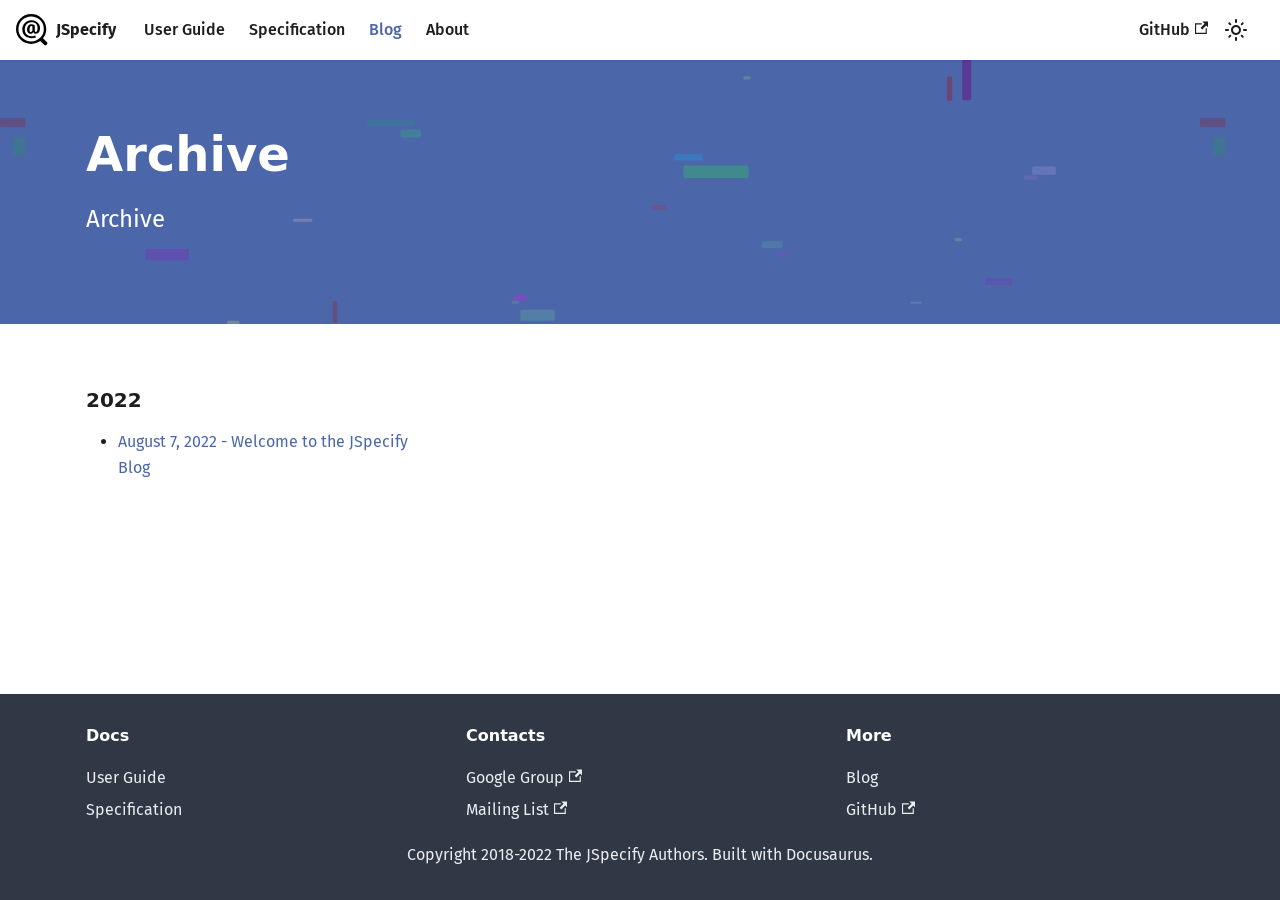
<file: blog/archive/index.html>
<!doctype html>
<html lang="en" dir="ltr" class="plugin-blog plugin-id-default">
<head>
<meta charset="UTF-8">
<meta name="viewport" content="width=device-width,initial-scale=1">
<meta name="generator" content="Docusaurus v2.0.1">
<link rel="alternate" type="application/rss+xml" href="/blog/rss.xml" title="JSpecify RSS Feed">
<link rel="alternate" type="application/atom+xml" href="/blog/atom.xml" title="JSpecify Atom Feed"><title data-rh="true">Archive | JSpecify</title><meta data-rh="true" name="twitter:card" content="summary_large_image"><meta data-rh="true" property="og:url" content="https://jspecify.dev//blog/archive"><meta data-rh="true" name="docusaurus_locale" content="en"><meta data-rh="true" name="docusaurus_tag" content="default"><meta data-rh="true" name="docsearch:language" content="en"><meta data-rh="true" name="docsearch:docusaurus_tag" content="default"><meta data-rh="true" property="og:title" content="Archive | JSpecify"><meta data-rh="true" name="description" content="Archive"><meta data-rh="true" property="og:description" content="Archive"><link data-rh="true" rel="icon" href="/img/jspecify-favicon.ico"><link data-rh="true" rel="canonical" href="https://jspecify.dev//blog/archive"><link data-rh="true" rel="alternate" href="https://jspecify.dev//blog/archive" hreflang="en"><link data-rh="true" rel="alternate" href="https://jspecify.dev//blog/archive" hreflang="x-default"><link rel="stylesheet" href="/assets/css/styles.0bef8068.css">
<link rel="preload" href="/assets/js/runtime~main.567cac89.js" as="script">
<link rel="preload" href="/assets/js/main.f21a4369.js" as="script">
</head>
<body class="navigation-with-keyboard">
<script>!function(){function t(t){document.documentElement.setAttribute("data-theme",t)}var e=function(){var t=null;try{t=localStorage.getItem("theme")}catch(t){}return t}();t(null!==e?e:"light")}()</script><div id="__docusaurus">
<div role="region"><a href="#" class="skipToContent_fXgn">Skip to main content</a></div><nav class="navbar navbar--fixed-top"><div class="navbar__inner"><div class="navbar__items"><button aria-label="Navigation bar toggle" class="navbar__toggle clean-btn" type="button" tabindex="0"><svg width="30" height="30" viewBox="0 0 30 30" aria-hidden="true"><path stroke="currentColor" stroke-linecap="round" stroke-miterlimit="10" stroke-width="2" d="M4 7h22M4 15h22M4 23h22"></path></svg></button><a class="navbar__brand" href="/"><div class="navbar__logo"><img src="/img/jspecify-logo.svg" alt="JSpecify Logo" class="themedImage_ToTc themedImage--light_HNdA"><img src="/img/jspecify-logo.svg" alt="JSpecify Logo" class="themedImage_ToTc themedImage--dark_i4oU"></div><b class="navbar__title text--truncate">JSpecify</b></a><a class="navbar__item navbar__link" href="/docs/user-guide">User Guide</a><a class="navbar__item navbar__link" href="/docs/spec">Specification</a><a aria-current="page" class="navbar__item navbar__link navbar__link--active" href="/blog">Blog</a><a class="navbar__item navbar__link" href="/about">About</a></div><div class="navbar__items navbar__items--right"><a href="https://github.com/jspecify/jspecify" target="_blank" rel="noopener noreferrer" class="navbar__item navbar__link">GitHub<svg width="13.5" height="13.5" aria-hidden="true" viewBox="0 0 24 24" class="iconExternalLink_nPIU"><path fill="currentColor" d="M21 13v10h-21v-19h12v2h-10v15h17v-8h2zm3-12h-10.988l4.035 4-6.977 7.07 2.828 2.828 6.977-7.07 4.125 4.172v-11z"></path></svg></a><div class="toggle_vylO colorModeToggle_DEke"><button class="clean-btn toggleButton_gllP toggleButtonDisabled_aARS" type="button" disabled="" title="Switch between dark and light mode (currently light mode)" aria-label="Switch between dark and light mode (currently light mode)"><svg viewBox="0 0 24 24" width="24" height="24" class="lightToggleIcon_pyhR"><path fill="currentColor" d="M12,9c1.65,0,3,1.35,3,3s-1.35,3-3,3s-3-1.35-3-3S10.35,9,12,9 M12,7c-2.76,0-5,2.24-5,5s2.24,5,5,5s5-2.24,5-5 S14.76,7,12,7L12,7z M2,13l2,0c0.55,0,1-0.45,1-1s-0.45-1-1-1l-2,0c-0.55,0-1,0.45-1,1S1.45,13,2,13z M20,13l2,0c0.55,0,1-0.45,1-1 s-0.45-1-1-1l-2,0c-0.55,0-1,0.45-1,1S19.45,13,20,13z M11,2v2c0,0.55,0.45,1,1,1s1-0.45,1-1V2c0-0.55-0.45-1-1-1S11,1.45,11,2z M11,20v2c0,0.55,0.45,1,1,1s1-0.45,1-1v-2c0-0.55-0.45-1-1-1C11.45,19,11,19.45,11,20z M5.99,4.58c-0.39-0.39-1.03-0.39-1.41,0 c-0.39,0.39-0.39,1.03,0,1.41l1.06,1.06c0.39,0.39,1.03,0.39,1.41,0s0.39-1.03,0-1.41L5.99,4.58z M18.36,16.95 c-0.39-0.39-1.03-0.39-1.41,0c-0.39,0.39-0.39,1.03,0,1.41l1.06,1.06c0.39,0.39,1.03,0.39,1.41,0c0.39-0.39,0.39-1.03,0-1.41 L18.36,16.95z M19.42,5.99c0.39-0.39,0.39-1.03,0-1.41c-0.39-0.39-1.03-0.39-1.41,0l-1.06,1.06c-0.39,0.39-0.39,1.03,0,1.41 s1.03,0.39,1.41,0L19.42,5.99z M7.05,18.36c0.39-0.39,0.39-1.03,0-1.41c-0.39-0.39-1.03-0.39-1.41,0l-1.06,1.06 c-0.39,0.39-0.39,1.03,0,1.41s1.03,0.39,1.41,0L7.05,18.36z"></path></svg><svg viewBox="0 0 24 24" width="24" height="24" class="darkToggleIcon_wfgR"><path fill="currentColor" d="M9.37,5.51C9.19,6.15,9.1,6.82,9.1,7.5c0,4.08,3.32,7.4,7.4,7.4c0.68,0,1.35-0.09,1.99-0.27C17.45,17.19,14.93,19,12,19 c-3.86,0-7-3.14-7-7C5,9.07,6.81,6.55,9.37,5.51z M12,3c-4.97,0-9,4.03-9,9s4.03,9,9,9s9-4.03,9-9c0-0.46-0.04-0.92-0.1-1.36 c-0.98,1.37-2.58,2.26-4.4,2.26c-2.98,0-5.4-2.42-5.4-5.4c0-1.81,0.89-3.42,2.26-4.4C12.92,3.04,12.46,3,12,3L12,3z"></path></svg></button></div><div class="searchBox_ZlJk"></div></div></div><div role="presentation" class="navbar-sidebar__backdrop"></div></nav><div class="main-wrapper mainWrapper_z2l0"><header class="hero hero--primary"><div class="container"><h1 class="hero__title">Archive</h1><p class="hero__subtitle">Archive</p></div></header><main><section class="margin-vert--lg"><div class="container"><div class="row"><div class="col col--4 margin-vert--lg"><h3>2022</h3><ul><li><a href="/blog/welcome">August 7, 2022<!-- --> - <!-- -->Welcome to the JSpecify Blog</a></li></ul></div></div></div></section></main></div><footer class="footer footer--dark"><div class="container container-fluid"><div class="row footer__links"><div class="col footer__col"><div class="footer__title">Docs</div><ul class="footer__items clean-list"><li class="footer__item"><a class="footer__link-item" href="/docs/user-guide">User Guide</a></li><li class="footer__item"><a class="footer__link-item" href="/docs/spec">Specification</a></li></ul></div><div class="col footer__col"><div class="footer__title">Contacts</div><ul class="footer__items clean-list"><li class="footer__item"><a href="https://groups.google.com/g/jspecify-dev" target="_blank" rel="noopener noreferrer" class="footer__link-item">Google Group<svg width="13.5" height="13.5" aria-hidden="true" viewBox="0 0 24 24" class="iconExternalLink_nPIU"><path fill="currentColor" d="M21 13v10h-21v-19h12v2h-10v15h17v-8h2zm3-12h-10.988l4.035 4-6.977 7.07 2.828 2.828 6.977-7.07 4.125 4.172v-11z"></path></svg></a></li><li class="footer__item"><a href="mailto:jspecify-dev@googlegroups.com" target="_blank" rel="noopener noreferrer" class="footer__link-item">Mailing List<svg width="13.5" height="13.5" aria-hidden="true" viewBox="0 0 24 24" class="iconExternalLink_nPIU"><path fill="currentColor" d="M21 13v10h-21v-19h12v2h-10v15h17v-8h2zm3-12h-10.988l4.035 4-6.977 7.07 2.828 2.828 6.977-7.07 4.125 4.172v-11z"></path></svg></a></li></ul></div><div class="col footer__col"><div class="footer__title">More</div><ul class="footer__items clean-list"><li class="footer__item"><a class="footer__link-item" href="/blog">Blog</a></li><li class="footer__item"><a href="https://github.com/jspecify/jspecify" target="_blank" rel="noopener noreferrer" class="footer__link-item">GitHub<svg width="13.5" height="13.5" aria-hidden="true" viewBox="0 0 24 24" class="iconExternalLink_nPIU"><path fill="currentColor" d="M21 13v10h-21v-19h12v2h-10v15h17v-8h2zm3-12h-10.988l4.035 4-6.977 7.07 2.828 2.828 6.977-7.07 4.125 4.172v-11z"></path></svg></a></li></ul></div></div><div class="footer__bottom text--center"><div class="footer__copyright">Copyright 2018-2022 The JSpecify Authors. Built with Docusaurus.</div></div></div></footer></div>
<script src="/assets/js/runtime~main.567cac89.js"></script>
<script src="/assets/js/main.f21a4369.js"></script>
</body>
</html>
</file>
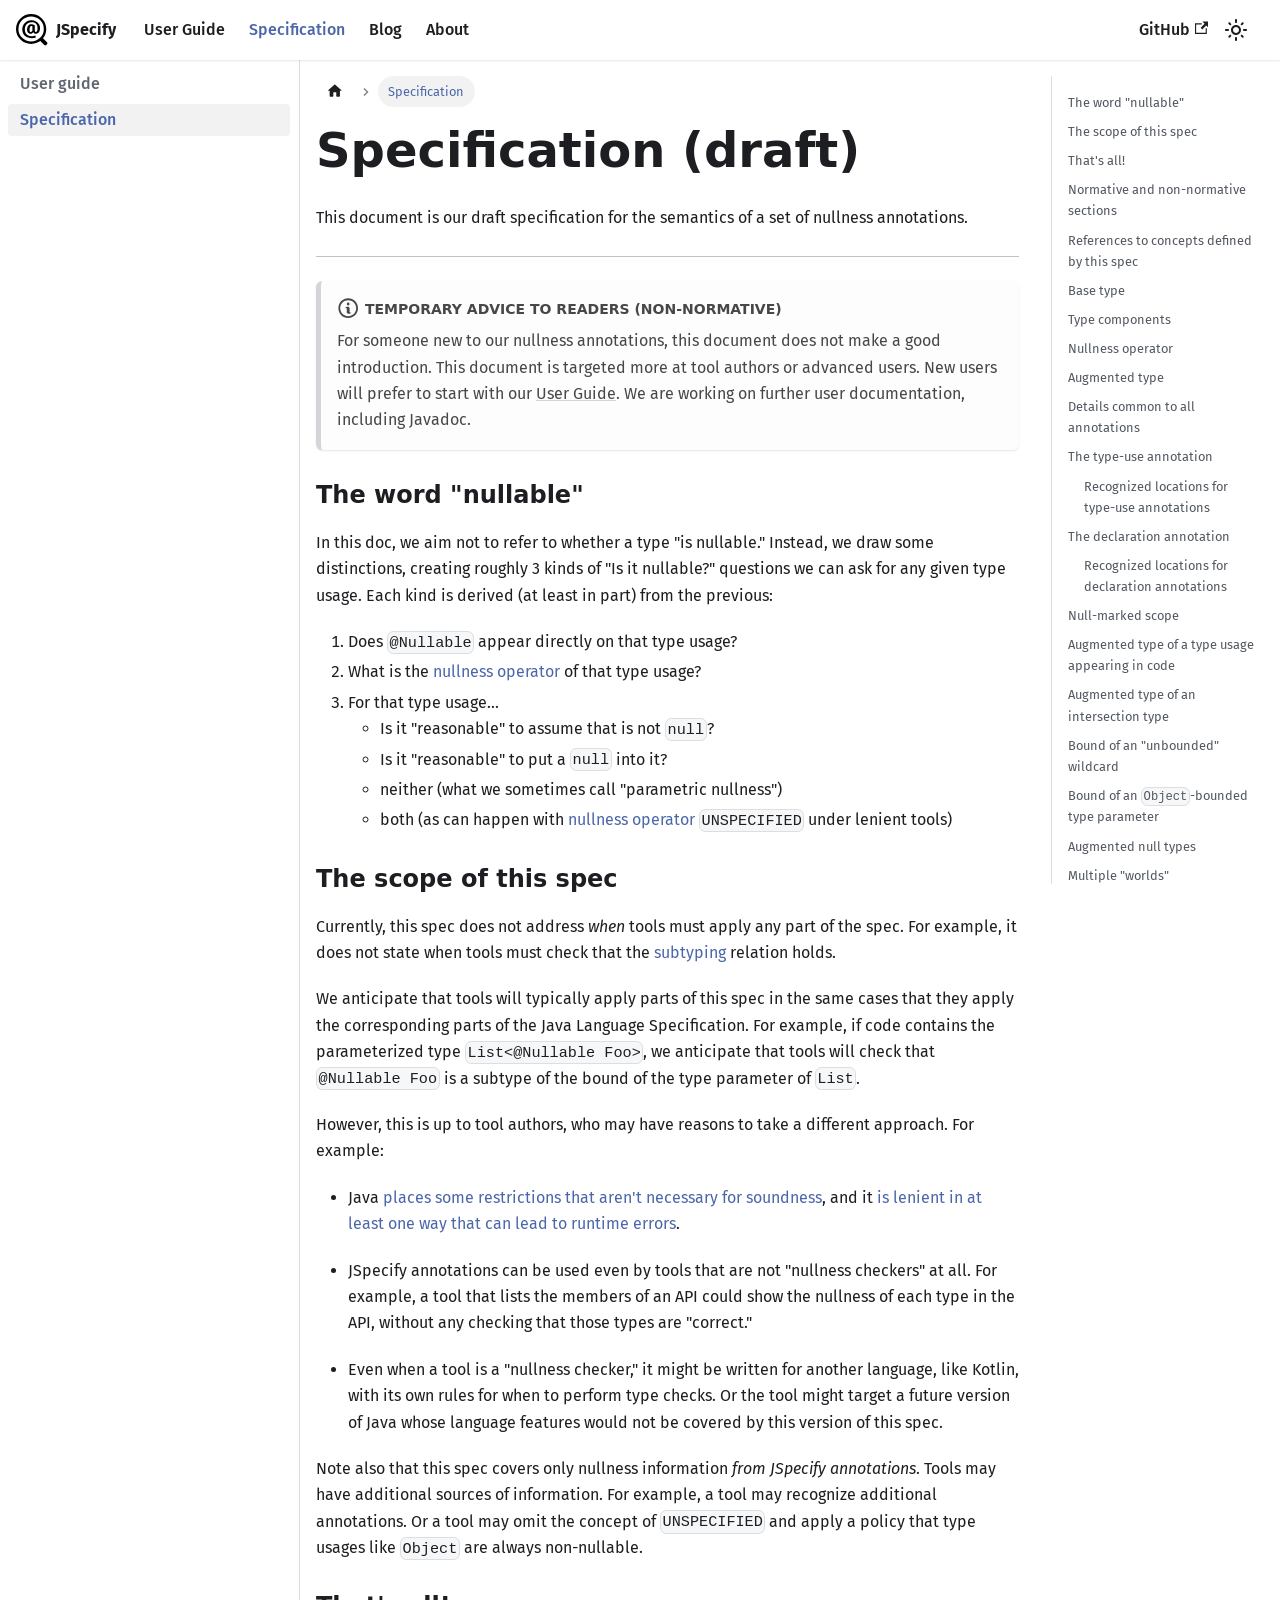
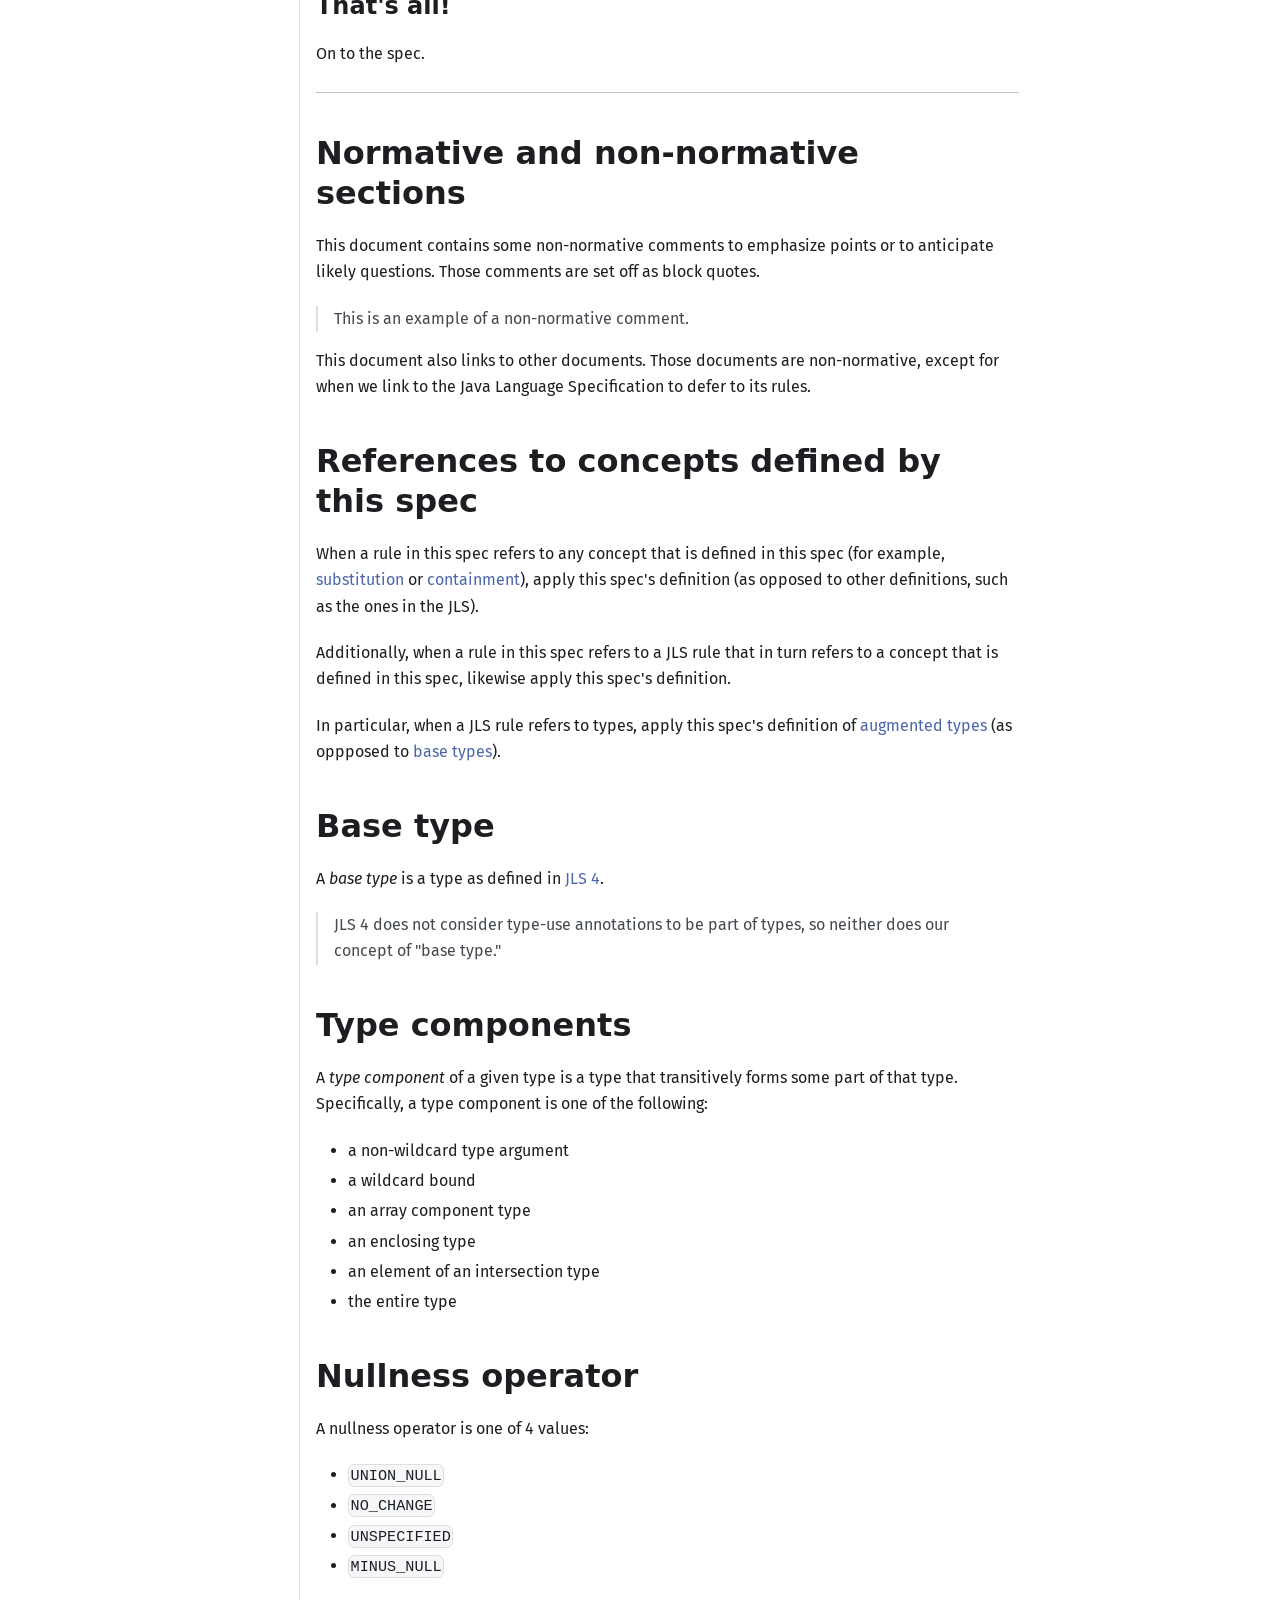
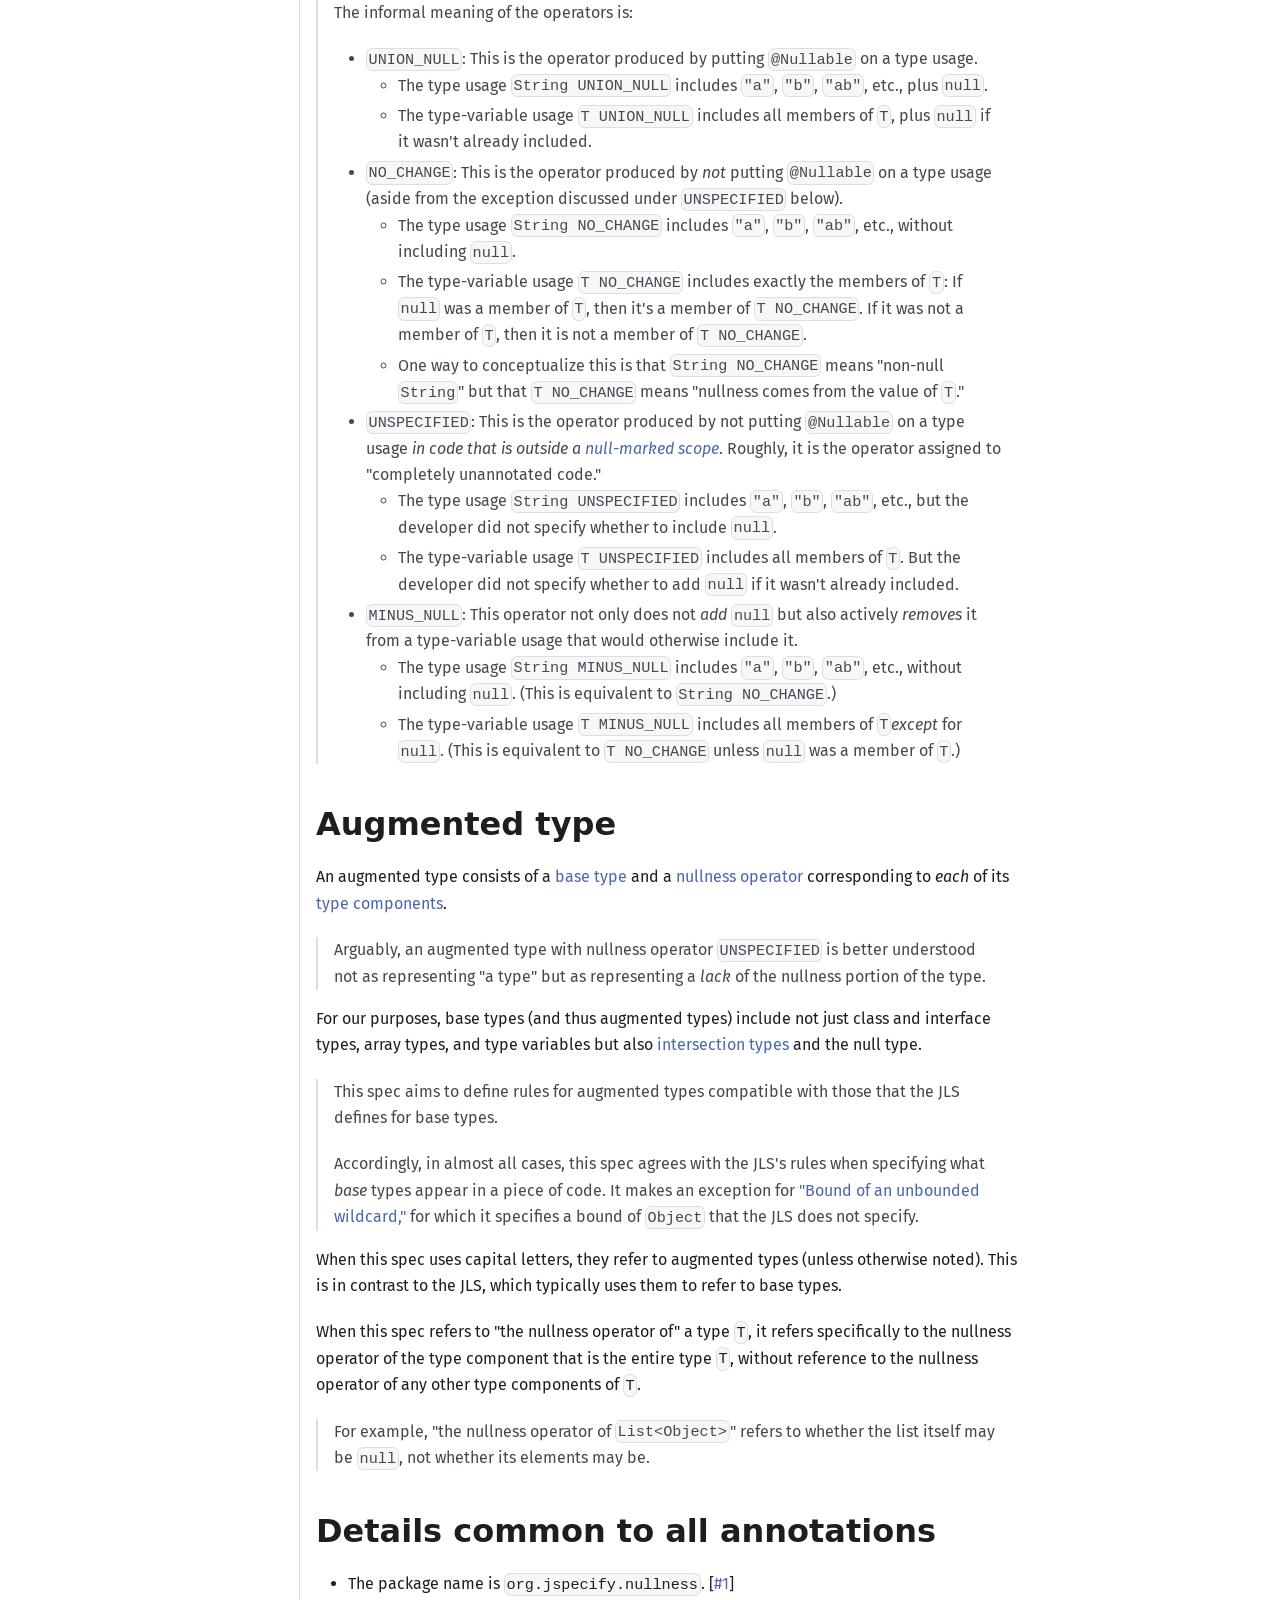
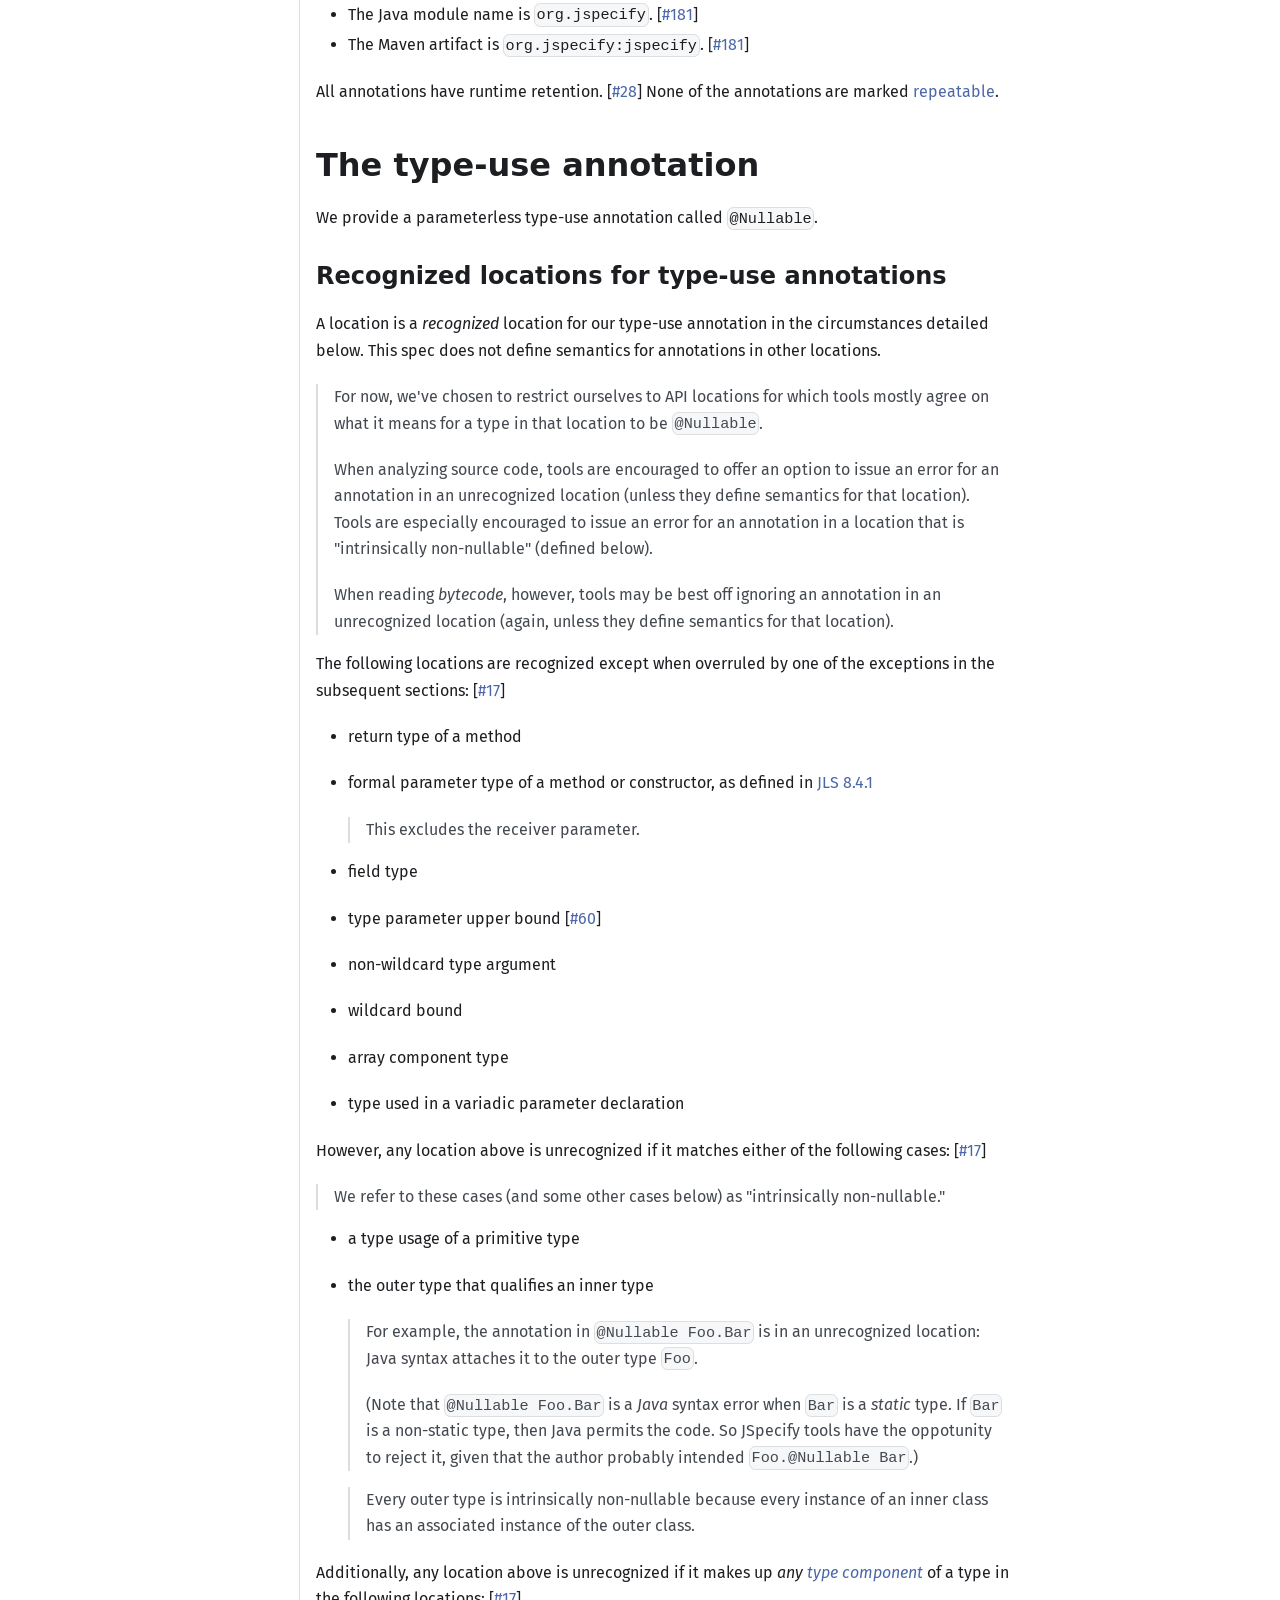
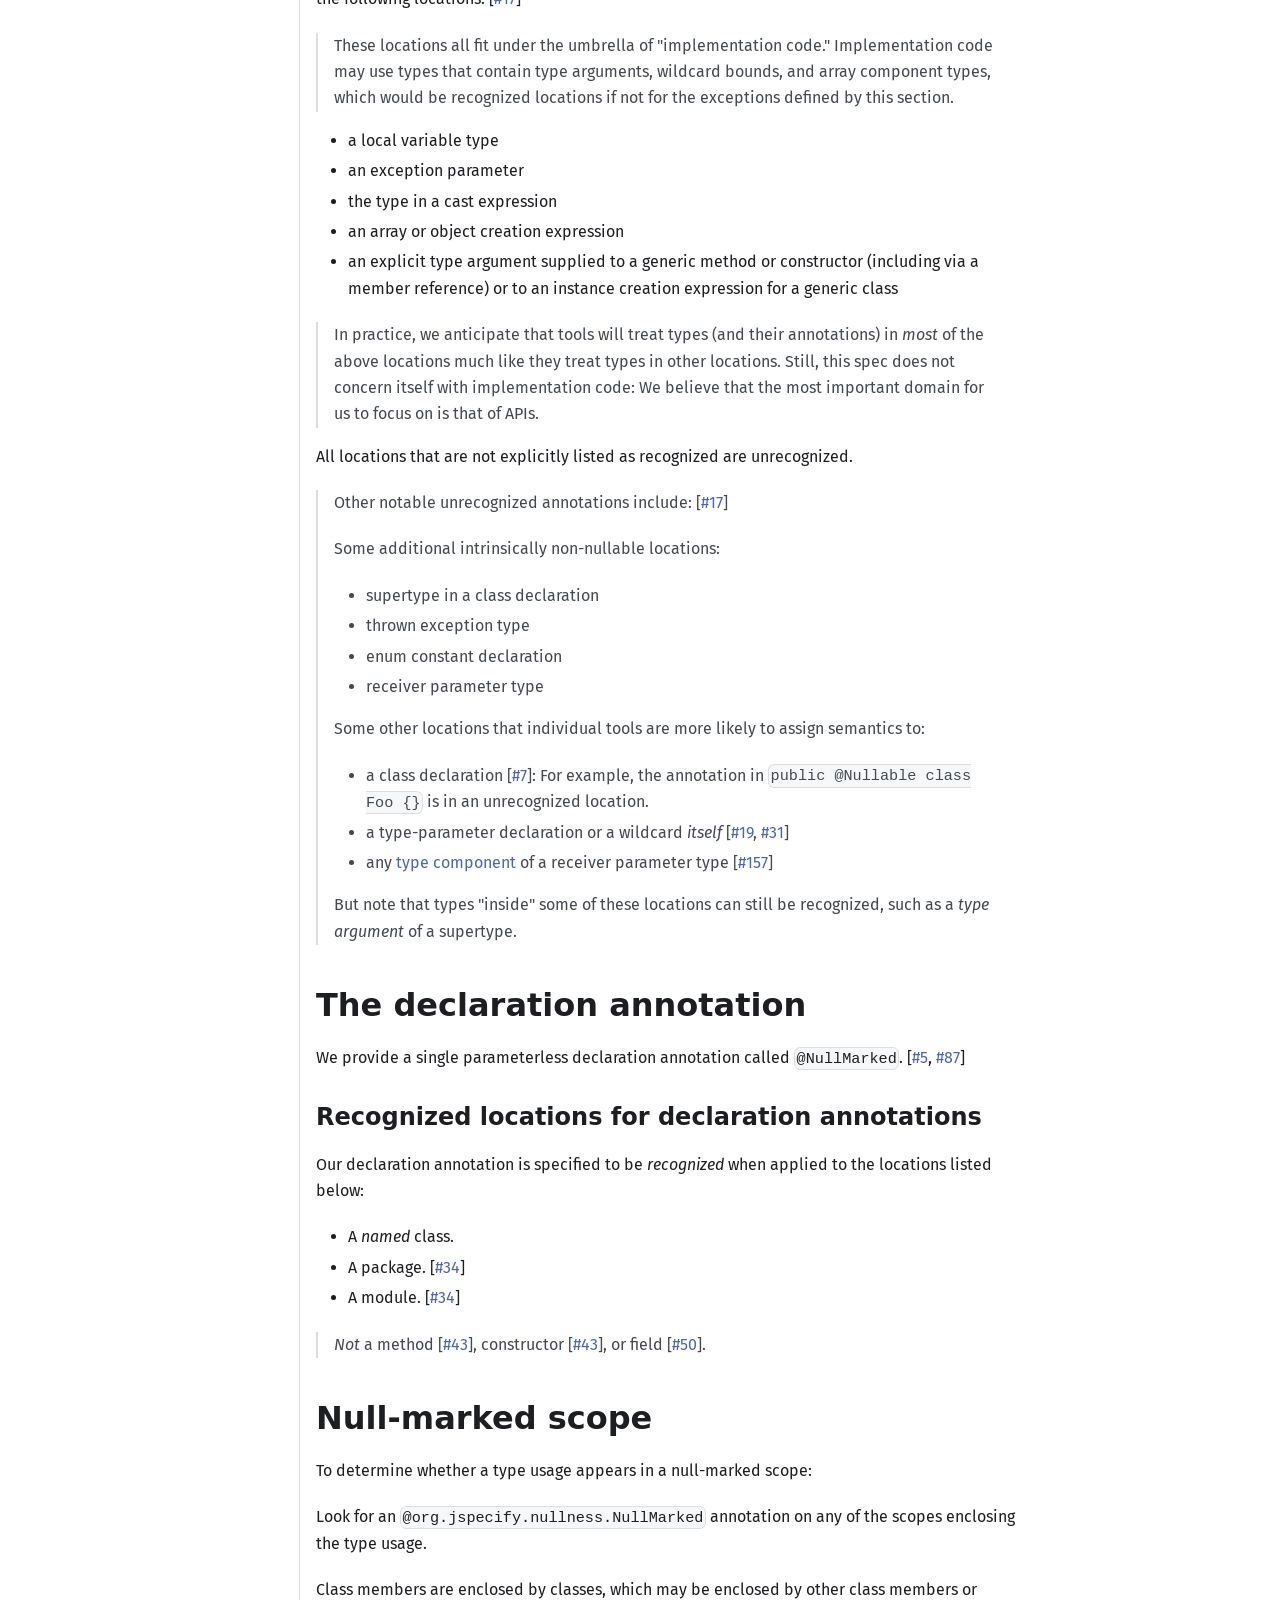
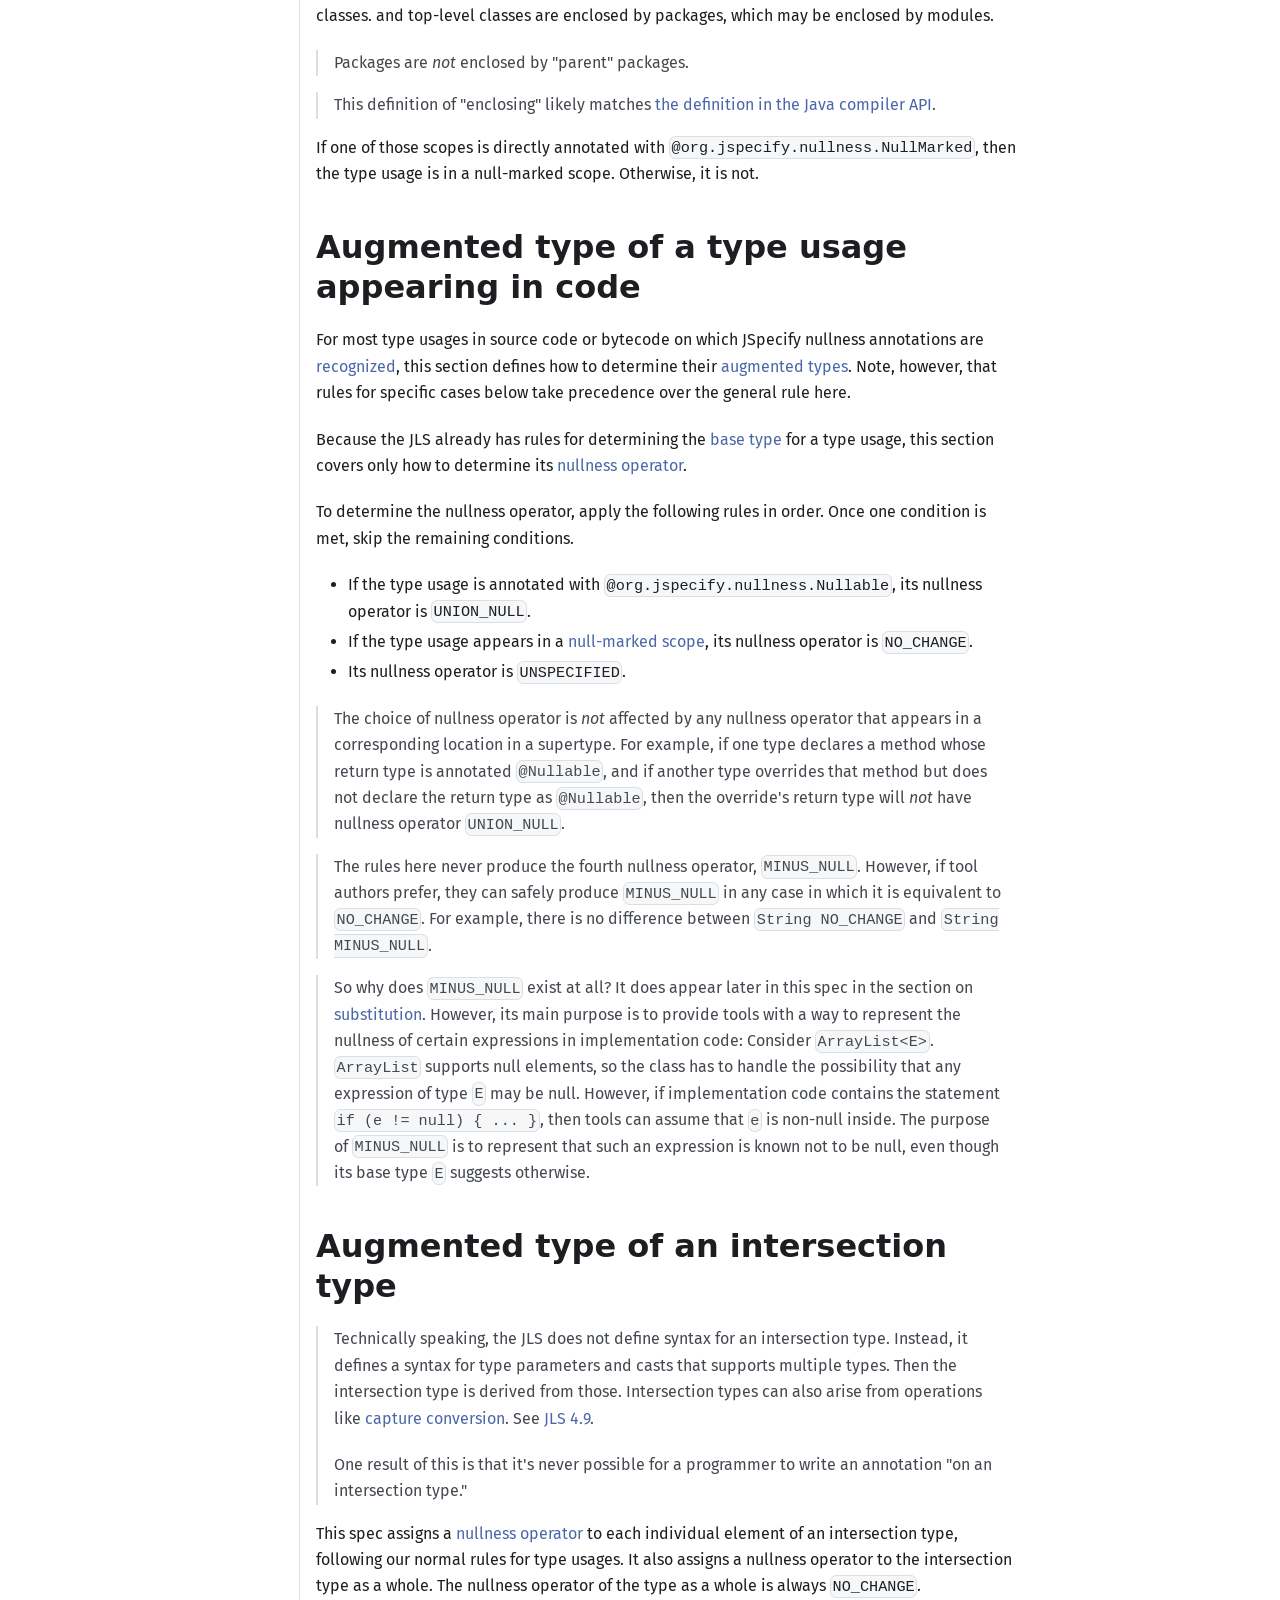
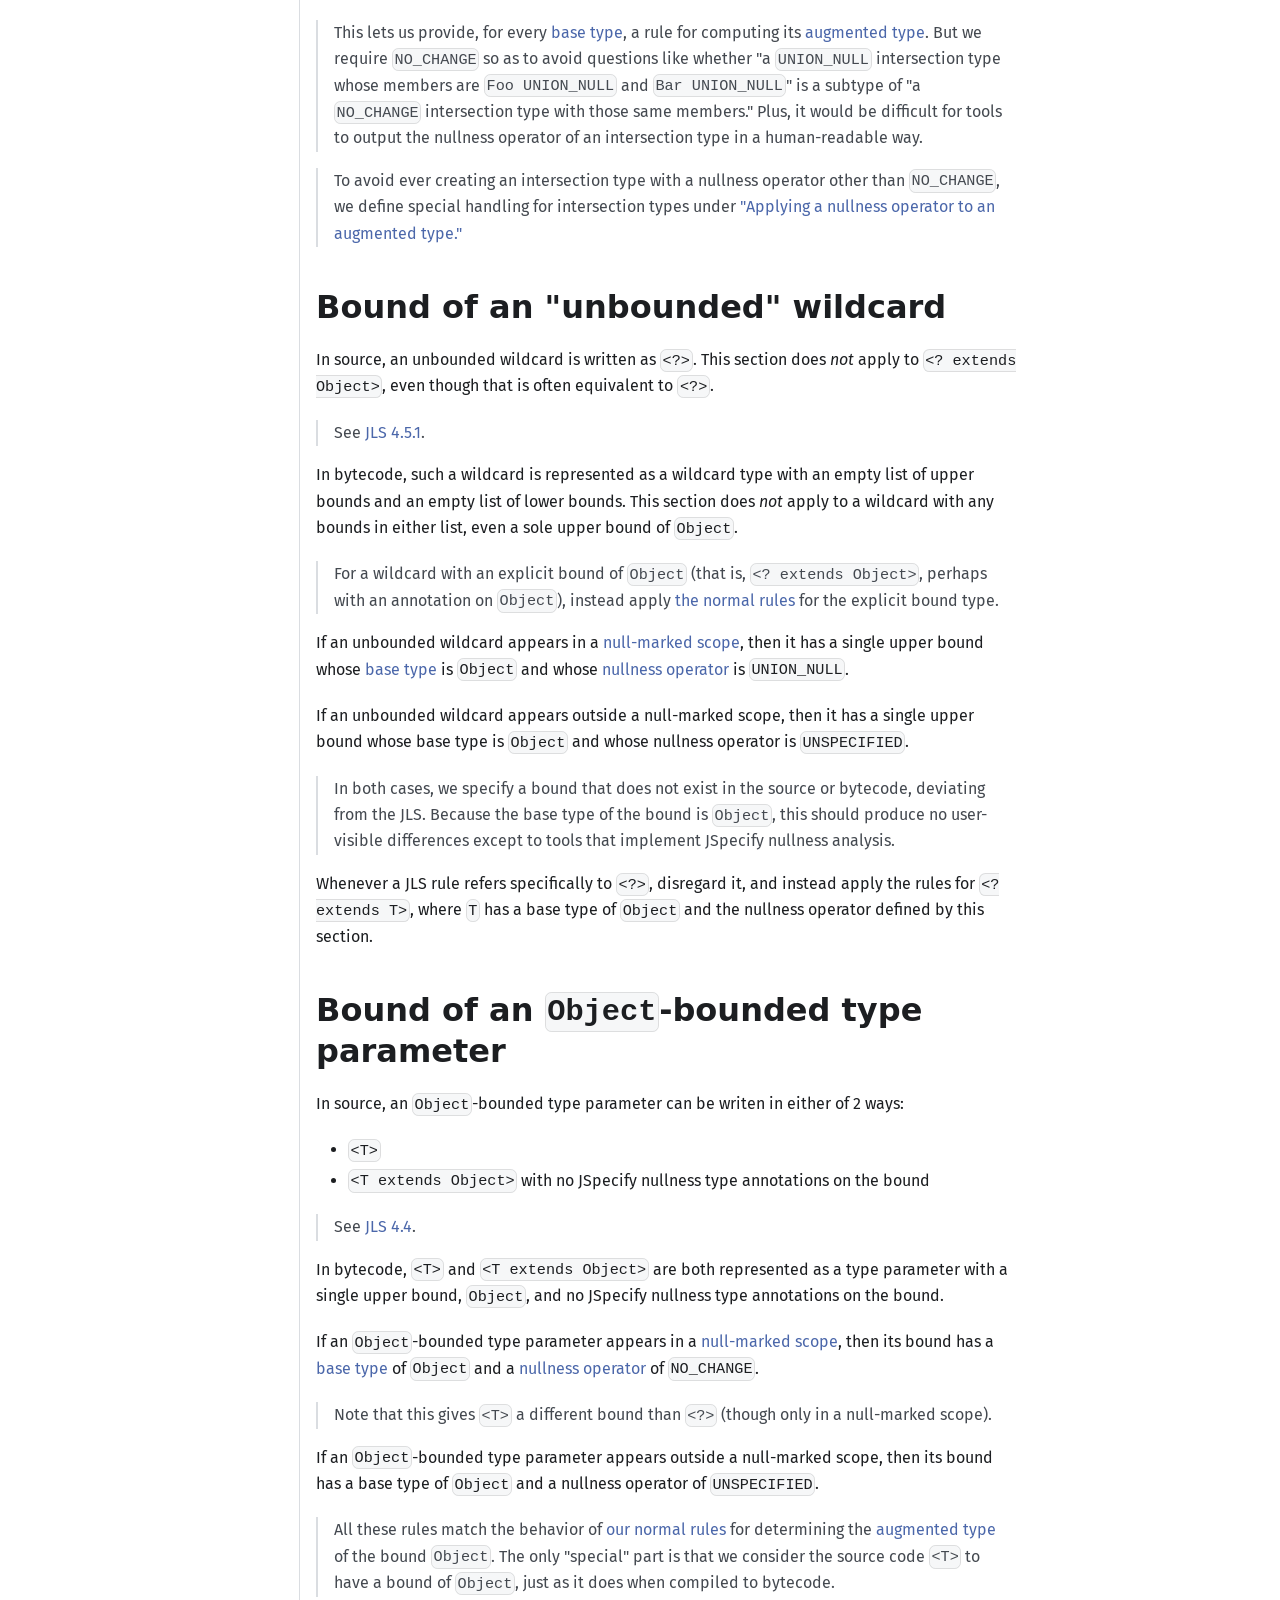
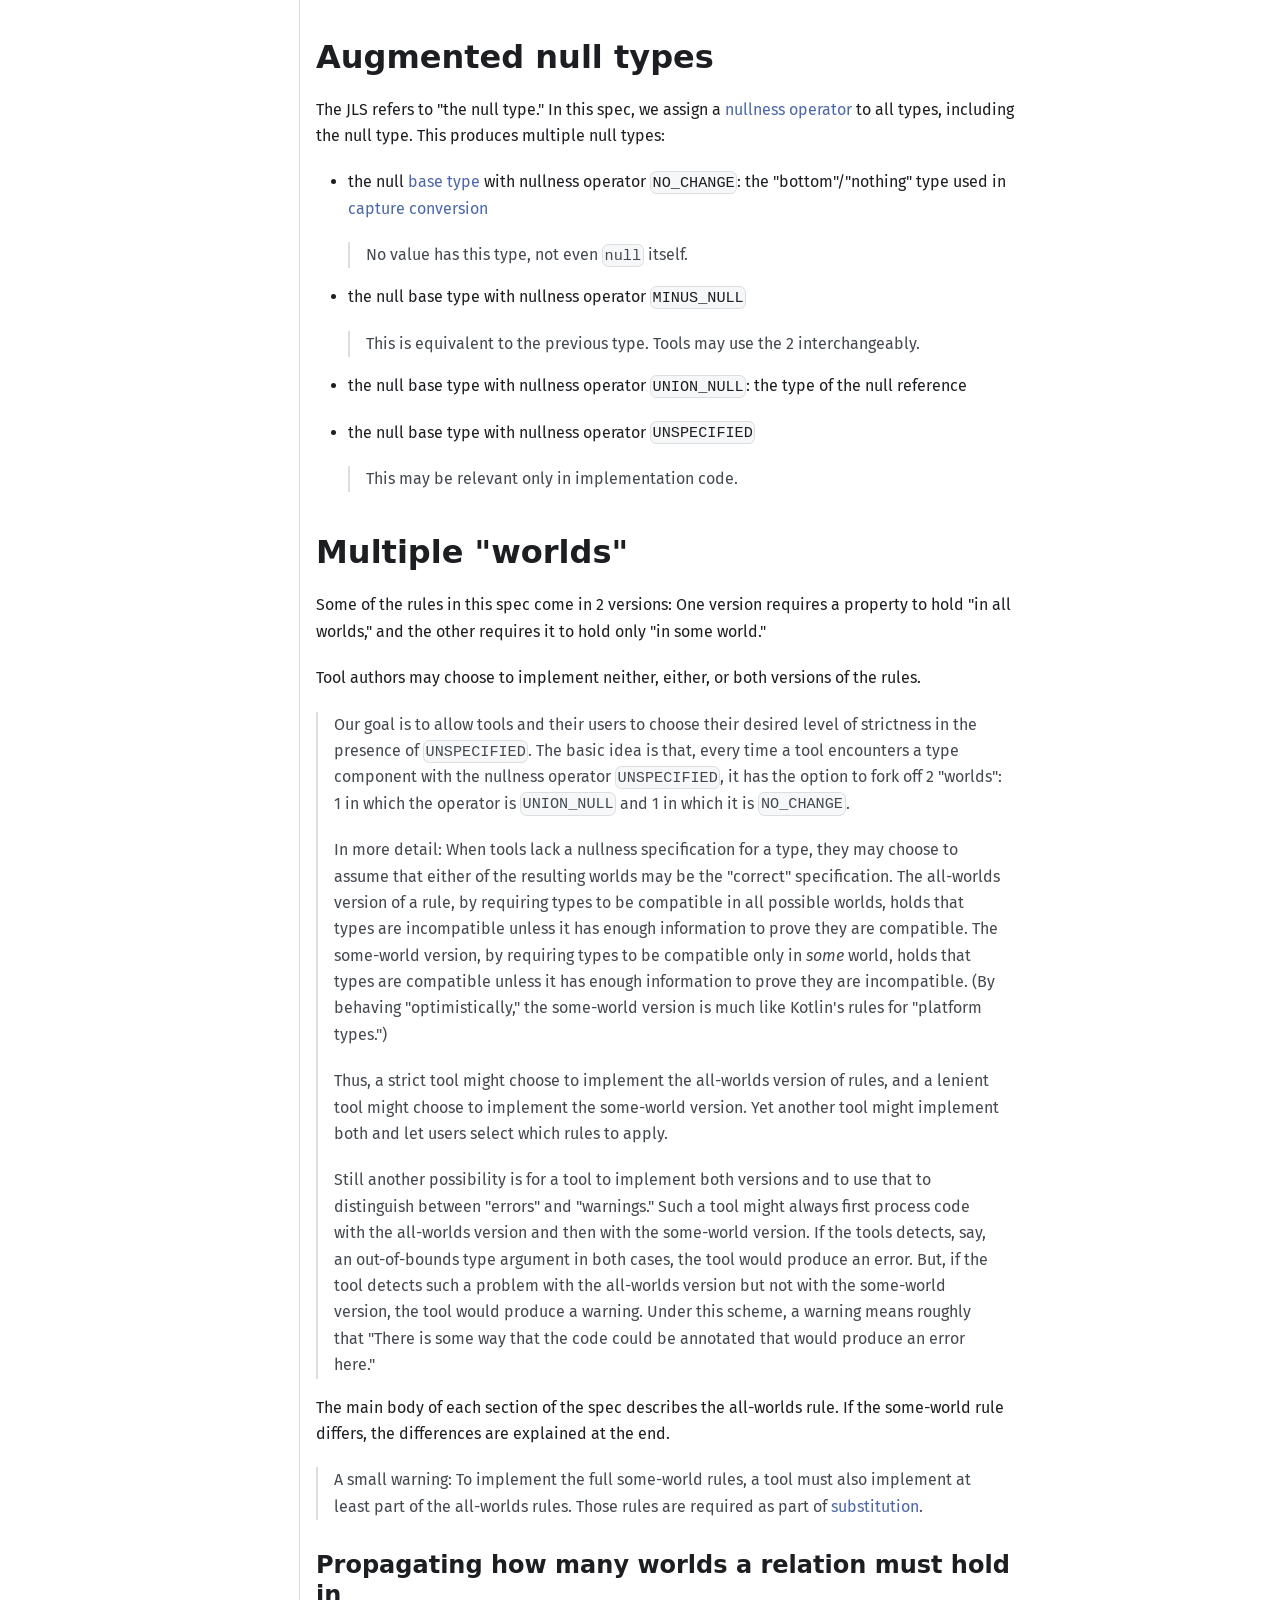
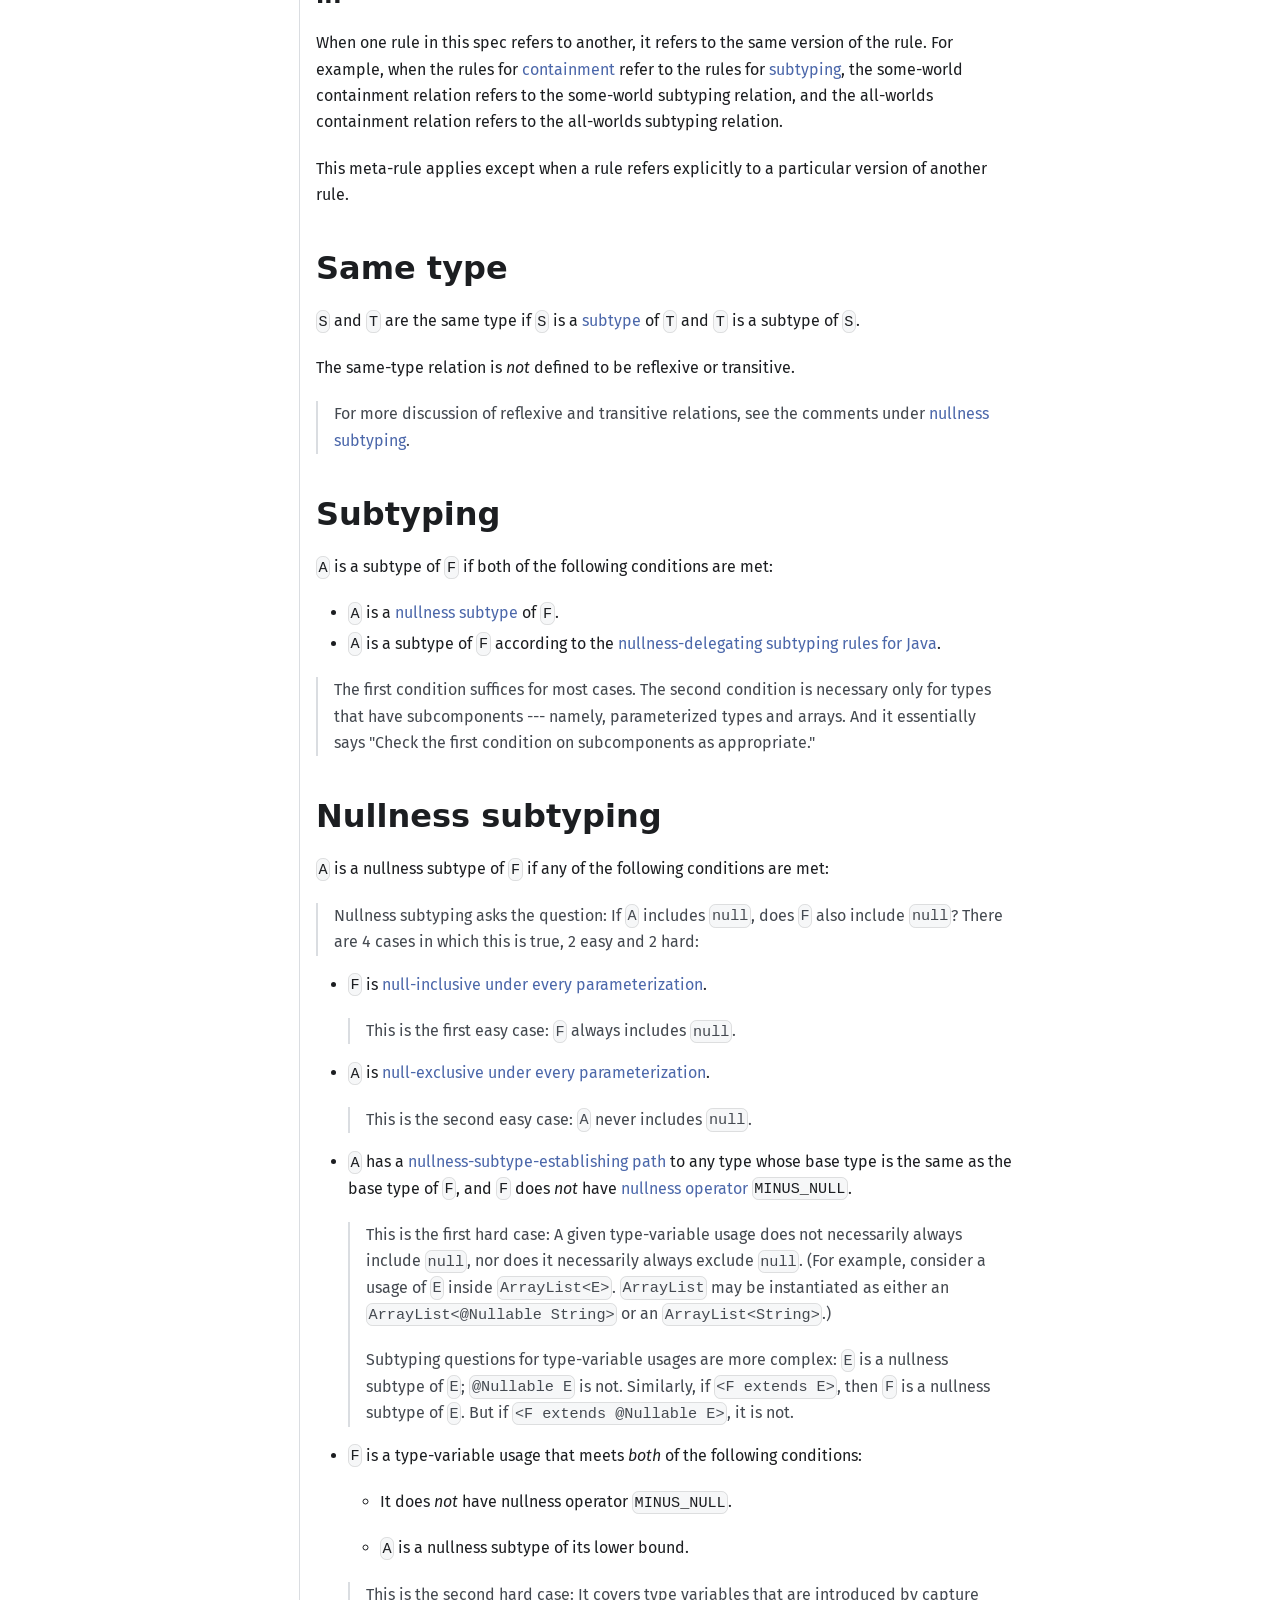
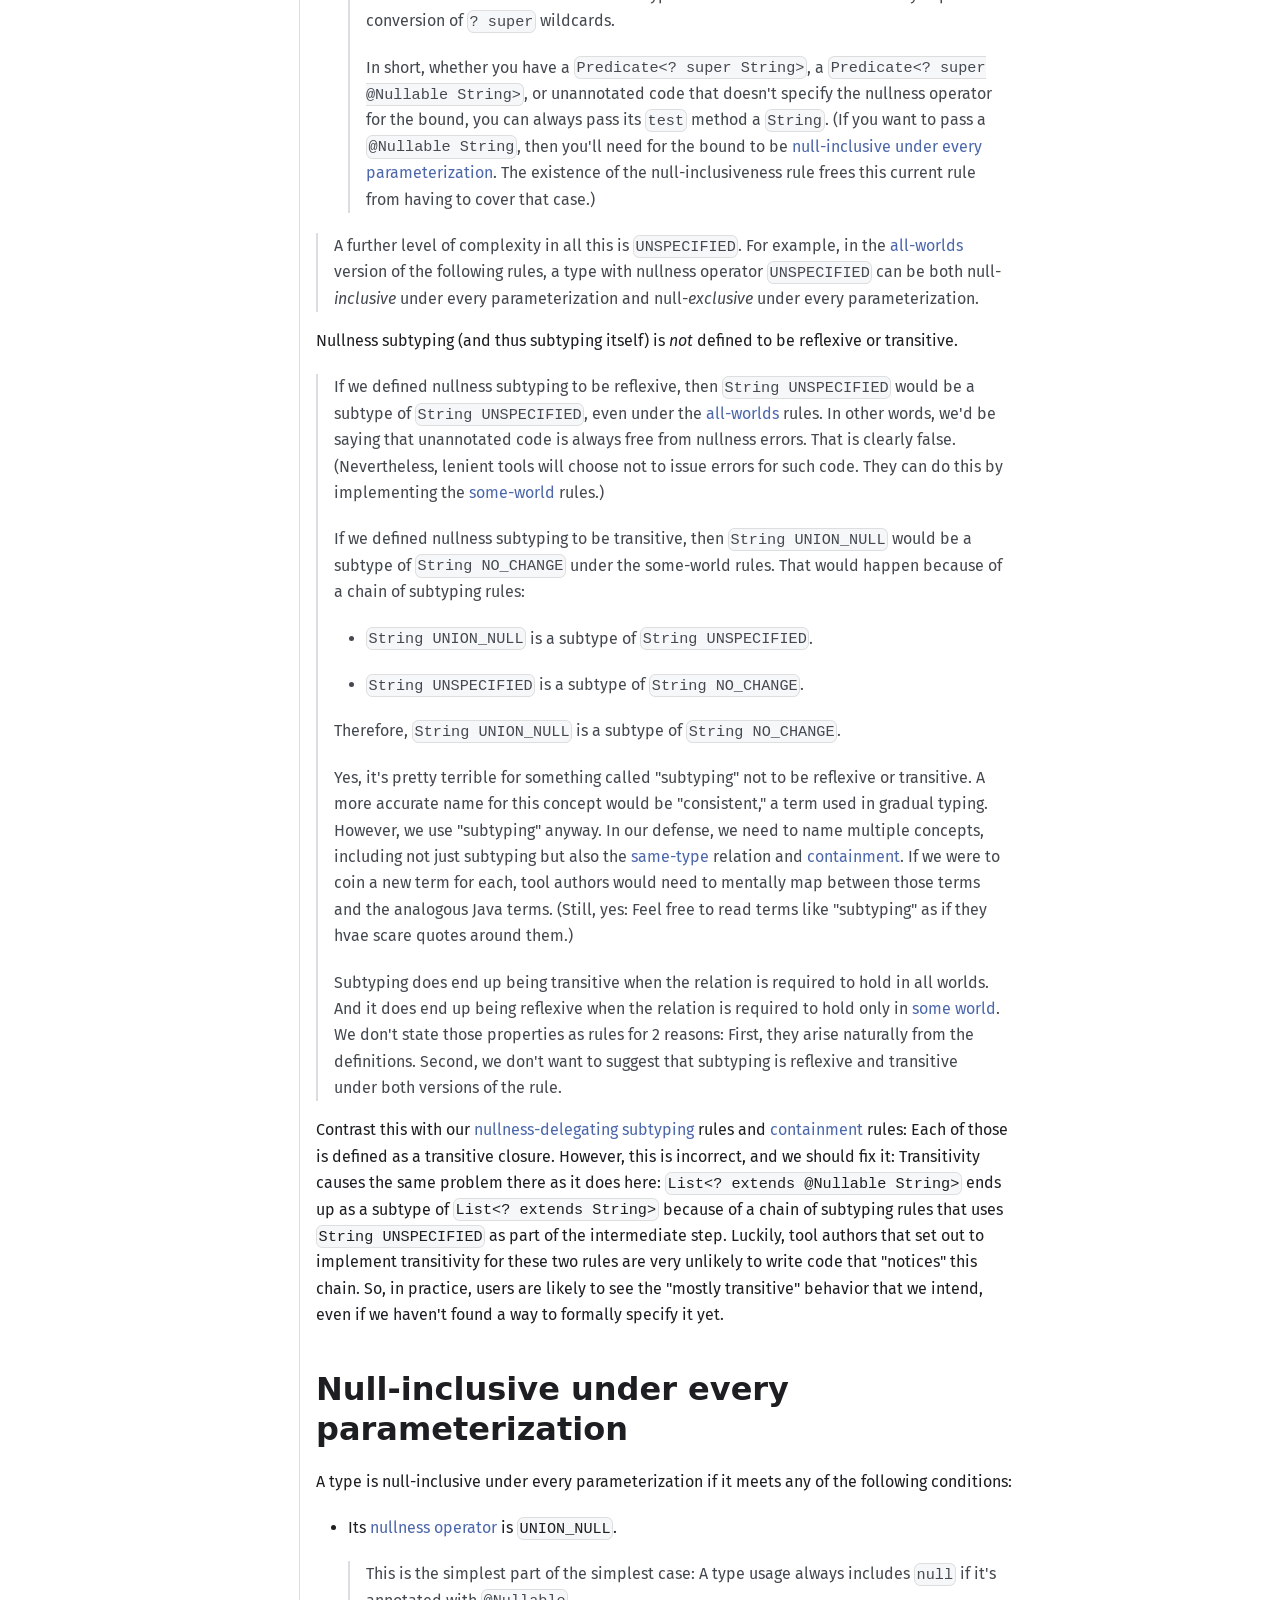
<file: docs/spec/index.html>
<!doctype html>
<html lang="en" dir="ltr" class="docs-wrapper docs-doc-page docs-version-current plugin-docs plugin-id-default docs-doc-id-spec">
<head>
<meta charset="UTF-8">
<meta name="viewport" content="width=device-width,initial-scale=1">
<meta name="generator" content="Docusaurus v2.0.1">
<link rel="alternate" type="application/rss+xml" href="/blog/rss.xml" title="JSpecify RSS Feed">
<link rel="alternate" type="application/atom+xml" href="/blog/atom.xml" title="JSpecify Atom Feed"><title data-rh="true">Specification | JSpecify</title><meta data-rh="true" name="twitter:card" content="summary_large_image"><meta data-rh="true" property="og:url" content="https://jspecify.dev//docs/spec"><meta data-rh="true" name="docusaurus_locale" content="en"><meta data-rh="true" name="docsearch:language" content="en"><meta data-rh="true" name="docusaurus_version" content="current"><meta data-rh="true" name="docusaurus_tag" content="docs-default-current"><meta data-rh="true" name="docsearch:version" content="current"><meta data-rh="true" name="docsearch:docusaurus_tag" content="docs-default-current"><meta data-rh="true" property="og:title" content="Specification | JSpecify"><meta data-rh="true" name="description" content="This document is our draft specification for the semantics of a set of nullness"><meta data-rh="true" property="og:description" content="This document is our draft specification for the semantics of a set of nullness"><link data-rh="true" rel="icon" href="/img/jspecify-favicon.ico"><link data-rh="true" rel="canonical" href="https://jspecify.dev//docs/spec"><link data-rh="true" rel="alternate" href="https://jspecify.dev//docs/spec" hreflang="en"><link data-rh="true" rel="alternate" href="https://jspecify.dev//docs/spec" hreflang="x-default"><link rel="stylesheet" href="/assets/css/styles.0bef8068.css">
<link rel="preload" href="/assets/js/runtime~main.567cac89.js" as="script">
<link rel="preload" href="/assets/js/main.f21a4369.js" as="script">
</head>
<body class="navigation-with-keyboard">
<script>!function(){function t(t){document.documentElement.setAttribute("data-theme",t)}var e=function(){var t=null;try{t=localStorage.getItem("theme")}catch(t){}return t}();t(null!==e?e:"light")}()</script><div id="__docusaurus">
<div role="region"><a href="#" class="skipToContent_fXgn">Skip to main content</a></div><nav class="navbar navbar--fixed-top"><div class="navbar__inner"><div class="navbar__items"><button aria-label="Navigation bar toggle" class="navbar__toggle clean-btn" type="button" tabindex="0"><svg width="30" height="30" viewBox="0 0 30 30" aria-hidden="true"><path stroke="currentColor" stroke-linecap="round" stroke-miterlimit="10" stroke-width="2" d="M4 7h22M4 15h22M4 23h22"></path></svg></button><a class="navbar__brand" href="/"><div class="navbar__logo"><img src="/img/jspecify-logo.svg" alt="JSpecify Logo" class="themedImage_ToTc themedImage--light_HNdA"><img src="/img/jspecify-logo.svg" alt="JSpecify Logo" class="themedImage_ToTc themedImage--dark_i4oU"></div><b class="navbar__title text--truncate">JSpecify</b></a><a class="navbar__item navbar__link" href="/docs/user-guide">User Guide</a><a aria-current="page" class="navbar__item navbar__link navbar__link--active" href="/docs/spec">Specification</a><a class="navbar__item navbar__link" href="/blog">Blog</a><a class="navbar__item navbar__link" href="/about">About</a></div><div class="navbar__items navbar__items--right"><a href="https://github.com/jspecify/jspecify" target="_blank" rel="noopener noreferrer" class="navbar__item navbar__link">GitHub<svg width="13.5" height="13.5" aria-hidden="true" viewBox="0 0 24 24" class="iconExternalLink_nPIU"><path fill="currentColor" d="M21 13v10h-21v-19h12v2h-10v15h17v-8h2zm3-12h-10.988l4.035 4-6.977 7.07 2.828 2.828 6.977-7.07 4.125 4.172v-11z"></path></svg></a><div class="toggle_vylO colorModeToggle_DEke"><button class="clean-btn toggleButton_gllP toggleButtonDisabled_aARS" type="button" disabled="" title="Switch between dark and light mode (currently light mode)" aria-label="Switch between dark and light mode (currently light mode)"><svg viewBox="0 0 24 24" width="24" height="24" class="lightToggleIcon_pyhR"><path fill="currentColor" d="M12,9c1.65,0,3,1.35,3,3s-1.35,3-3,3s-3-1.35-3-3S10.35,9,12,9 M12,7c-2.76,0-5,2.24-5,5s2.24,5,5,5s5-2.24,5-5 S14.76,7,12,7L12,7z M2,13l2,0c0.55,0,1-0.45,1-1s-0.45-1-1-1l-2,0c-0.55,0-1,0.45-1,1S1.45,13,2,13z M20,13l2,0c0.55,0,1-0.45,1-1 s-0.45-1-1-1l-2,0c-0.55,0-1,0.45-1,1S19.45,13,20,13z M11,2v2c0,0.55,0.45,1,1,1s1-0.45,1-1V2c0-0.55-0.45-1-1-1S11,1.45,11,2z M11,20v2c0,0.55,0.45,1,1,1s1-0.45,1-1v-2c0-0.55-0.45-1-1-1C11.45,19,11,19.45,11,20z M5.99,4.58c-0.39-0.39-1.03-0.39-1.41,0 c-0.39,0.39-0.39,1.03,0,1.41l1.06,1.06c0.39,0.39,1.03,0.39,1.41,0s0.39-1.03,0-1.41L5.99,4.58z M18.36,16.95 c-0.39-0.39-1.03-0.39-1.41,0c-0.39,0.39-0.39,1.03,0,1.41l1.06,1.06c0.39,0.39,1.03,0.39,1.41,0c0.39-0.39,0.39-1.03,0-1.41 L18.36,16.95z M19.42,5.99c0.39-0.39,0.39-1.03,0-1.41c-0.39-0.39-1.03-0.39-1.41,0l-1.06,1.06c-0.39,0.39-0.39,1.03,0,1.41 s1.03,0.39,1.41,0L19.42,5.99z M7.05,18.36c0.39-0.39,0.39-1.03,0-1.41c-0.39-0.39-1.03-0.39-1.41,0l-1.06,1.06 c-0.39,0.39-0.39,1.03,0,1.41s1.03,0.39,1.41,0L7.05,18.36z"></path></svg><svg viewBox="0 0 24 24" width="24" height="24" class="darkToggleIcon_wfgR"><path fill="currentColor" d="M9.37,5.51C9.19,6.15,9.1,6.82,9.1,7.5c0,4.08,3.32,7.4,7.4,7.4c0.68,0,1.35-0.09,1.99-0.27C17.45,17.19,14.93,19,12,19 c-3.86,0-7-3.14-7-7C5,9.07,6.81,6.55,9.37,5.51z M12,3c-4.97,0-9,4.03-9,9s4.03,9,9,9s9-4.03,9-9c0-0.46-0.04-0.92-0.1-1.36 c-0.98,1.37-2.58,2.26-4.4,2.26c-2.98,0-5.4-2.42-5.4-5.4c0-1.81,0.89-3.42,2.26-4.4C12.92,3.04,12.46,3,12,3L12,3z"></path></svg></button></div><div class="searchBox_ZlJk"></div></div></div><div role="presentation" class="navbar-sidebar__backdrop"></div></nav><div class="main-wrapper mainWrapper_z2l0 docsWrapper_BCFX"><button aria-label="Scroll back to top" class="clean-btn theme-back-to-top-button backToTopButton_sjWU" type="button"></button><div class="docPage__5DB"><aside class="theme-doc-sidebar-container docSidebarContainer_b6E3"><div class="sidebar_njMd"><nav class="menu thin-scrollbar menu_SIkG"><ul class="theme-doc-sidebar-menu menu__list"><li class="theme-doc-sidebar-item-link theme-doc-sidebar-item-link-level-1 menu__list-item"><a class="menu__link" href="/docs/user-guide">User guide</a></li><li class="theme-doc-sidebar-item-link theme-doc-sidebar-item-link-level-1 menu__list-item"><a class="menu__link menu__link--active" aria-current="page" href="/docs/spec">Specification</a></li></ul></nav></div></aside><main class="docMainContainer_gTbr"><div class="container padding-top--md padding-bottom--lg"><div class="row"><div class="col docItemCol_VOVn"><div class="docItemContainer_Djhp"><article><nav class="theme-doc-breadcrumbs breadcrumbsContainer_Z_bl" aria-label="Breadcrumbs"><ul class="breadcrumbs" itemscope="" itemtype="https://schema.org/BreadcrumbList"><li class="breadcrumbs__item"><a aria-label="Home page" class="breadcrumbs__link" href="/"><svg viewBox="0 0 24 24" class="breadcrumbHomeIcon_OVgt"><path d="M10 19v-5h4v5c0 .55.45 1 1 1h3c.55 0 1-.45 1-1v-7h1.7c.46 0 .68-.57.33-.87L12.67 3.6c-.38-.34-.96-.34-1.34 0l-8.36 7.53c-.34.3-.13.87.33.87H5v7c0 .55.45 1 1 1h3c.55 0 1-.45 1-1z" fill="currentColor"></path></svg></a></li><li itemscope="" itemprop="itemListElement" itemtype="https://schema.org/ListItem" class="breadcrumbs__item breadcrumbs__item--active"><span class="breadcrumbs__link" itemprop="name">Specification</span><meta itemprop="position" content="1"></li></ul></nav><div class="tocCollapsible_ETCw theme-doc-toc-mobile tocMobile_ITEo"><button type="button" class="clean-btn tocCollapsibleButton_TO0P">On this page</button></div><div class="theme-doc-markdown markdown"><h1>Specification (draft)</h1><p>This document is our draft specification for the semantics of a set of nullness
annotations.</p><hr><div class="theme-admonition theme-admonition-note alert alert--secondary admonition_LlT9"><div class="admonitionHeading_tbUL"><span class="admonitionIcon_kALy"><svg viewBox="0 0 14 16"><path fill-rule="evenodd" d="M6.3 5.69a.942.942 0 0 1-.28-.7c0-.28.09-.52.28-.7.19-.18.42-.28.7-.28.28 0 .52.09.7.28.18.19.28.42.28.7 0 .28-.09.52-.28.7a1 1 0 0 1-.7.3c-.28 0-.52-.11-.7-.3zM8 7.99c-.02-.25-.11-.48-.31-.69-.2-.19-.42-.3-.69-.31H6c-.27.02-.48.13-.69.31-.2.2-.3.44-.31.69h1v3c.02.27.11.5.31.69.2.2.42.31.69.31h1c.27 0 .48-.11.69-.31.2-.19.3-.42.31-.69H8V7.98v.01zM7 2.3c-3.14 0-5.7 2.54-5.7 5.68 0 3.14 2.56 5.7 5.7 5.7s5.7-2.55 5.7-5.7c0-3.15-2.56-5.69-5.7-5.69v.01zM7 .98c3.86 0 7 3.14 7 7s-3.14 7-7 7-7-3.12-7-7 3.14-7 7-7z"></path></svg></span>Temporary advice to readers (non-normative)</div><div class="admonitionContent_S0QG"><p>For someone new to our nullness annotations, this document does not make a good
introduction. This document is targeted more at tool authors or advanced users.
New users will prefer to start with our <a href="/docs/user-guide">User Guide</a>. We are working on further
user documentation, including Javadoc.</p></div></div><h3 class="anchor anchorWithStickyNavbar_LWe7" id="the-word-nullable">The word &quot;nullable&quot;<a class="hash-link" href="#the-word-nullable" title="Direct link to heading">​</a></h3><p>In this doc, we aim not to refer to whether a type &quot;is nullable.&quot; Instead, we draw
some distinctions, creating roughly 3 kinds of &quot;Is it nullable?&quot; questions we
can ask for any given type usage. Each kind is derived (at least in part) from
the previous:</p><ol><li>Does <code>@Nullable</code> appear directly on that type usage?</li><li>What is the <a href="#nullness-operator">nullness operator</a> of that type usage?</li><li>For that type usage...<ul><li>Is it &quot;reasonable&quot; to assume that is not <code>null</code>?</li><li>Is it &quot;reasonable&quot; to put a <code>null</code> into it?</li><li>neither (what we sometimes call &quot;parametric nullness&quot;)</li><li>both (as can happen with <a href="#nullness-operator">nullness operator</a> <code>UNSPECIFIED</code> under lenient
tools)</li></ul></li></ol><h3 class="anchor anchorWithStickyNavbar_LWe7" id="the-scope-of-this-spec">The scope of this spec<a class="hash-link" href="#the-scope-of-this-spec" title="Direct link to heading">​</a></h3><p>Currently, this spec does not address <em>when</em> tools must apply any part of the
spec. For example, it does not state when tools must check that the <a href="#subtyping">subtyping</a>
relation holds.</p><p>We anticipate that tools will typically apply parts of this spec in the same
cases that they apply the corresponding parts of the Java Language
Specification. For example, if code contains the parameterized type
<code>List&lt;@Nullable Foo&gt;</code>, we anticipate that tools will check that <code>@Nullable Foo</code>
is a subtype of the bound of the type parameter of <code>List</code>.</p><p>However, this is up to tool authors, who may have reasons to take a different
approach. For example:</p><ul><li><p>Java <a href="https://github.com/jspecify/jspecify/issues/49" target="_blank" rel="noopener noreferrer">places some restrictions that aren&#x27;t necessary for soundness</a>,
and it
<a href="https://github.com/jspecify/jspecify/issues/65" target="_blank" rel="noopener noreferrer">is lenient in at least one way that can lead to runtime errors</a>.</p></li><li><p>JSpecify annotations can be used even by tools that are not &quot;nullness
checkers&quot; at all. For example, a tool that lists the members of an API could
show the nullness of each type in the API, without any checking that those
types are &quot;correct.&quot;</p></li><li><p>Even when a tool is a &quot;nullness checker,&quot; it might be written for another
language, like Kotlin, with its own rules for when to perform type checks.
Or the tool might target a future version of Java whose language features
would not be covered by this version of this spec.</p></li></ul><p>Note also that this spec covers only nullness information <em>from JSpecify
annotations</em>. Tools may have additional sources of information. For example, a
tool may recognize additional annotations. Or a tool may omit the concept of
<code>UNSPECIFIED</code> and apply a policy that type usages like <code>Object</code> are always
non-nullable.</p><h3 class="anchor anchorWithStickyNavbar_LWe7" id="thats-all">That&#x27;s all!<a class="hash-link" href="#thats-all" title="Direct link to heading">​</a></h3><p>On to the spec.</p><hr><h2 class="anchor anchorWithStickyNavbar_LWe7" id="normative-and-non-normative-sections">Normative and non-normative sections<a class="hash-link" href="#normative-and-non-normative-sections" title="Direct link to heading">​</a></h2><p>This document contains some non-normative comments to emphasize points or to
anticipate likely questions. Those comments are set off as block quotes.</p><blockquote><p>This is an example of a non-normative comment.</p></blockquote><p>This document also links to other documents. Those documents are non-normative,
except for when we link to the Java Language Specification to defer to its
rules.</p><h2 class="anchor anchorWithStickyNavbar_LWe7" id="concept-references">References to concepts defined by this spec<a class="hash-link" href="#concept-references" title="Direct link to heading">​</a></h2><p>When a rule in this spec refers to any concept that is defined in this spec (for
example, <a href="#substitution">substitution</a> or <a href="#containment">containment</a>), apply this spec&#x27;s definition (as
opposed to other definitions, such as the ones in the JLS).</p><p>Additionally, when a rule in this spec refers to a JLS rule that in turn refers
to a concept that is defined in this spec, likewise apply this spec&#x27;s
definition.</p><p>In particular, when a JLS rule refers to types, apply this spec&#x27;s definition of
<a href="#augmented-type">augmented types</a> <!-- -->(<!-- -->as oppposed to <a href="#base-type">base types</a>).</p><h2 class="anchor anchorWithStickyNavbar_LWe7" id="base-type">Base type<a class="hash-link" href="#base-type" title="Direct link to heading">​</a></h2><p>A <em>base type</em> is a type as defined in <a href="https://docs.oracle.com/javase/specs/jls/se14/html/jls-4.html" target="_blank" rel="noopener noreferrer">JLS 4</a>.</p><blockquote><p>JLS 4 does not consider type-use annotations to be part of types, so neither
does our concept of &quot;base type.&quot;</p></blockquote><h2 class="anchor anchorWithStickyNavbar_LWe7" id="type-components">Type components<a class="hash-link" href="#type-components" title="Direct link to heading">​</a></h2><p>A <em>type component</em> of a given type is a type that transitively forms some part
of that type. Specifically, a type component is one of the following:</p><ul><li>a non-wildcard type argument</li><li>a wildcard bound</li><li>an array component type</li><li>an enclosing type</li><li>an element of an intersection type</li><li>the entire type</li></ul><h2 class="anchor anchorWithStickyNavbar_LWe7" id="nullness-operator">Nullness operator<a class="hash-link" href="#nullness-operator" title="Direct link to heading">​</a></h2><p>A nullness operator is one of 4 values:</p><ul><li><code>UNION_NULL</code></li><li><code>NO_CHANGE</code></li><li><code>UNSPECIFIED</code></li><li><code>MINUS_NULL</code></li></ul><blockquote><p>The informal meaning of the operators is:</p><ul><li><code>UNION_NULL</code>: This is the operator produced by putting <code>@Nullable</code> on a
type usage.<ul><li>The type usage <code>String UNION_NULL</code> includes <code>&quot;a&quot;</code>, <code>&quot;b&quot;</code>, <code>&quot;ab&quot;</code>,
etc., plus <code>null</code>.</li><li>The type-variable usage <code>T UNION_NULL</code> includes all members of <code>T</code>,
plus <code>null</code> if it wasn&#x27;t already included.</li></ul></li><li><code>NO_CHANGE</code>: This is the operator produced by <em>not</em> putting <code>@Nullable</code> on
a type usage (aside from the exception discussed under <code>UNSPECIFIED</code>
below).<ul><li>The type usage <code>String NO_CHANGE</code> includes <code>&quot;a&quot;</code>, <code>&quot;b&quot;</code>, <code>&quot;ab&quot;</code>, etc.,
without including <code>null</code>.</li><li>The type-variable usage <code>T NO_CHANGE</code> includes exactly the members of
<code>T</code>: If <code>null</code> was a member of <code>T</code>, then it&#x27;s a member of <code>T
NO_CHANGE</code>. If it was not a member of <code>T</code>, then it is not a member of
<code>T NO_CHANGE</code>.</li><li>One way to conceptualize this is that <code>String NO_CHANGE</code> means
&quot;non-null <code>String</code>&quot; but that <code>T NO_CHANGE</code> means &quot;nullness comes from
the value of <code>T</code>.&quot;</li></ul></li><li><code>UNSPECIFIED</code>: This is the operator produced by not putting <code>@Nullable</code> on
a type usage <em>in code that is outside a <a href="#null-marked-scope">null-marked scope</a></em>. Roughly, it
is the operator assigned to &quot;completely unannotated code.&quot;<ul><li>The type usage <code>String UNSPECIFIED</code> includes <code>&quot;a&quot;</code>, <code>&quot;b&quot;</code>, <code>&quot;ab&quot;</code>,
etc., but the developer did not specify whether to include <code>null</code>.</li><li>The type-variable usage <code>T UNSPECIFIED</code> includes all members of <code>T</code>.
But the developer did not specify whether to add <code>null</code> if it wasn&#x27;t
already included.</li></ul></li><li><code>MINUS_NULL</code>: This operator not only does not <em>add</em> <code>null</code> but also
actively <em>removes</em> it from a type-variable usage that would otherwise
include it.<ul><li>The type usage <code>String MINUS_NULL</code> includes <code>&quot;a&quot;</code>, <code>&quot;b&quot;</code>, <code>&quot;ab&quot;</code>,
etc., without including <code>null</code>. (This is equivalent to <code>String
NO_CHANGE</code>.)</li><li>The type-variable usage <code>T MINUS_NULL</code> includes all members of <code>T</code><em>except</em> for <code>null</code>. (This is equivalent to <code>T NO_CHANGE</code> unless
<code>null</code> was a member of <code>T</code>.)</li></ul></li></ul></blockquote><h2 class="anchor anchorWithStickyNavbar_LWe7" id="augmented-type">Augmented type<a class="hash-link" href="#augmented-type" title="Direct link to heading">​</a></h2><p>An augmented type consists of a <a href="#base-type">base type</a> and a <a href="#nullness-operator">nullness operator</a>
corresponding to <em>each</em> of its <a href="#type-components">type components</a>.</p><blockquote><p>Arguably, an augmented type with nullness operator <code>UNSPECIFIED</code> is better
understood not as representing &quot;a type&quot; but as representing a <em>lack</em> of the
nullness portion of the type.</p></blockquote><p>For our purposes, base types (and thus augmented types) include not just class
and interface types, array types, and type variables but also
<a href="#intersection-types">intersection types</a> and the null type.</p><blockquote><p>This spec aims to define rules for augmented types compatible with those that
the JLS defines for base types.</p><p>Accordingly, in almost all cases, this spec agrees with the JLS&#x27;s rules when
specifying what <em>base</em> types appear in a piece of code. It makes an exception
for <a href="#unbounded-wildcard">&quot;Bound of an unbounded wildcard,&quot;</a> for which it
specifies a bound of <code>Object</code> that the JLS does not specify.</p></blockquote><p>When this spec uses capital letters, they refer to augmented types (unless
otherwise noted). This is in contrast to the JLS, which typically uses them to
refer to base types.</p><p>When this spec refers to &quot;the nullness operator of&quot; a type <code>T</code>, it refers
specifically to the nullness operator of the type component that is the entire
type <code>T</code>, without reference to the nullness operator of any other type
components of <code>T</code>.</p><blockquote><p>For example, &quot;the nullness operator of <code>List&lt;Object&gt;</code>&quot; refers to whether the
list itself may be <code>null</code>, not whether its elements may be.</p></blockquote><h2 class="anchor anchorWithStickyNavbar_LWe7" id="details-common-to-all-annotations">Details common to all annotations<a class="hash-link" href="#details-common-to-all-annotations" title="Direct link to heading">​</a></h2><ul><li>The package name is <code>org.jspecify.nullness</code>. <!-- -->[<a href="https://github.com/jspecify/jspecify/issues/1" target="_blank" rel="noopener noreferrer">#1</a>]</li><li>The Java module name is <code>org.jspecify</code>. <!-- -->[<a href="https://github.com/jspecify/jspecify/issues/181" target="_blank" rel="noopener noreferrer">#181</a>]</li><li>The Maven artifact is <code>org.jspecify:jspecify</code>. <!-- -->[<a href="https://github.com/jspecify/jspecify/issues/181" target="_blank" rel="noopener noreferrer">#181</a>]</li></ul><p>All annotations have runtime retention. <!-- -->[<a href="https://github.com/jspecify/jspecify/issues/28" target="_blank" rel="noopener noreferrer">#28</a>]<!-- --> None of the annotations are
marked <a href="https://docs.oracle.com/en/java/javase/14/docs/api/java.base/java/lang/annotation/Repeatable.html" target="_blank" rel="noopener noreferrer">repeatable</a>.</p><h2 class="anchor anchorWithStickyNavbar_LWe7" id="the-type-use-annotation">The type-use annotation<a class="hash-link" href="#the-type-use-annotation" title="Direct link to heading">​</a></h2><p>We provide a parameterless type-use annotation called <code>@Nullable</code>.</p><h3 class="anchor anchorWithStickyNavbar_LWe7" id="recognized-locations-for-type-use-annotations">Recognized locations for type-use annotations<a class="hash-link" href="#recognized-locations-for-type-use-annotations" title="Direct link to heading">​</a></h3><p>A location is a <em>recognized</em> location for our type-use annotation in the
circumstances detailed below. This spec does not define semantics for
annotations in other locations.</p><blockquote><p>For now, we&#x27;ve chosen to restrict ourselves to API locations for which tools
mostly agree on what it means for a type in that location to be <code>@Nullable</code>.</p><p>When analyzing source code, tools are encouraged to offer an option to issue
an error for an annotation in an unrecognized location (unless they define
semantics for that location). Tools are especially encouraged to issue an
error for an annotation in a location that is &quot;intrinsically non-nullable&quot;
(defined below).</p><p>When reading <em>bytecode</em>, however, tools may be best off ignoring an annotation
in an unrecognized location (again, unless they define semantics for that
location).</p></blockquote><p>The following locations are recognized except when overruled by one of the
exceptions in the subsequent sections: <!-- -->[<a href="https://github.com/jspecify/jspecify/issues/17" target="_blank" rel="noopener noreferrer">#17</a>]</p><ul><li><p>return type of a method</p></li><li><p>formal parameter type of a method or constructor, as defined in <a href="https://docs.oracle.com/javase/specs/jls/se14/html/jls-8.html#jls-8.4.1" target="_blank" rel="noopener noreferrer">JLS 8.4.1</a></p><blockquote><p>This excludes the receiver parameter.</p></blockquote></li><li><p>field type</p></li><li><p>type parameter upper bound <!-- -->[<a href="https://github.com/jspecify/jspecify/issues/60" target="_blank" rel="noopener noreferrer">#60</a>]</p></li><li><p>non-wildcard type argument</p></li><li><p>wildcard bound</p></li><li><p>array component type</p></li><li><p>type used in a variadic parameter declaration</p></li></ul><p>However, any location above is unrecognized if it matches either of the
following cases: <!-- -->[<a href="https://github.com/jspecify/jspecify/issues/17" target="_blank" rel="noopener noreferrer">#17</a>]</p><blockquote><p>We refer to these cases (and some other cases below) as &quot;intrinsically
non-nullable.&quot;</p></blockquote><ul><li><p>a type usage of a primitive type</p></li><li><p>the outer type that qualifies an inner type</p><blockquote><p>For example, the annotation in <code>@Nullable Foo.Bar</code> is in an unrecognized
location: Java syntax attaches it to the outer type <code>Foo</code>.</p><p>(Note that <code>@Nullable Foo.Bar</code> is a <em>Java</em> syntax error when <code>Bar</code> is a
<em>static</em> type. If <code>Bar</code> is a non-static type, then Java permits the code.
So JSpecify tools have the oppotunity to reject it, given that the author
probably intended <code>Foo.@Nullable Bar</code>.)</p></blockquote><blockquote><p>Every outer type is intrinsically non-nullable because every instance of
an inner class has an associated instance of the outer class.</p></blockquote></li></ul><p>Additionally, any location above is unrecognized if it makes up <em>any
<a href="#type-components">type component</a></em> of a type in the following locations: <!-- -->[<a href="https://github.com/jspecify/jspecify/issues/17" target="_blank" rel="noopener noreferrer">#17</a>]</p><blockquote><p>These locations all fit under the umbrella of &quot;implementation code.&quot;
Implementation code may use types that contain type arguments, wildcard
bounds, and array component types, which would be recognized locations if not
for the exceptions defined by this section.</p></blockquote><ul><li>a local variable type</li><li>an exception parameter</li><li>the type in a cast expression</li><li>an array or object creation expression</li><li>an explicit type argument supplied to a generic method or constructor
(including via a member reference) or to an instance creation expression for
a generic class</li></ul><blockquote><p>In practice, we anticipate that tools will treat types (and their annotations)
in <em>most</em> of the above locations much like they treat types in other
locations. Still, this spec does not concern itself with implementation code:
We believe that the most important domain for us to focus on is that of APIs.</p></blockquote><p>All locations that are not explicitly listed as recognized are unrecognized.</p><blockquote><p>Other notable unrecognized annotations include: <!-- -->[<a href="https://github.com/jspecify/jspecify/issues/17" target="_blank" rel="noopener noreferrer">#17</a>]</p><p>Some additional intrinsically non-nullable locations:</p><ul><li>supertype in a class declaration</li><li>thrown exception type</li><li>enum constant declaration</li><li>receiver parameter type</li></ul><p>Some other locations that individual tools are more likely to assign semantics
to:</p><ul><li>a class declaration <!-- -->[<a href="https://github.com/jspecify/jspecify/issues/7" target="_blank" rel="noopener noreferrer">#7</a>]<!-- -->: For example, the annotation in <code>public
@Nullable class Foo {}</code> is in an unrecognized location.</li><li>a type-parameter declaration or a wildcard <em>itself</em> <!-- -->[<a href="https://github.com/jspecify/jspecify/issues/19" target="_blank" rel="noopener noreferrer">#19</a>, <a href="https://github.com/jspecify/jspecify/issues/31" target="_blank" rel="noopener noreferrer">#31</a>]</li><li>any <a href="#type-components">type component</a> of a receiver parameter type <!-- -->[<a href="https://github.com/jspecify/jspecify/issues/157" target="_blank" rel="noopener noreferrer">#157</a>]</li></ul><p>But note that types &quot;inside&quot; some of these locations can still be recognized,
such as a <em>type argument</em> of a supertype.</p></blockquote><h2 class="anchor anchorWithStickyNavbar_LWe7" id="the-declaration-annotation">The declaration annotation<a class="hash-link" href="#the-declaration-annotation" title="Direct link to heading">​</a></h2><p>We provide a single parameterless declaration annotation called <code>@NullMarked</code>.
<!-- -->[<a href="https://github.com/jspecify/jspecify/issues/5" target="_blank" rel="noopener noreferrer">#5</a>, <a href="https://github.com/jspecify/jspecify/issues/87" target="_blank" rel="noopener noreferrer">#87</a>]</p><h3 class="anchor anchorWithStickyNavbar_LWe7" id="recognized-locations-for-declaration-annotations">Recognized locations for declaration annotations<a class="hash-link" href="#recognized-locations-for-declaration-annotations" title="Direct link to heading">​</a></h3><p>Our declaration annotation is specified to be <em>recognized</em> when applied to the
locations listed below:</p><ul><li>A <em>named</em> class.</li><li>A package. <!-- -->[<a href="https://github.com/jspecify/jspecify/issues/34" target="_blank" rel="noopener noreferrer">#34</a>]</li><li>A module. <!-- -->[<a href="https://github.com/jspecify/jspecify/issues/34" target="_blank" rel="noopener noreferrer">#34</a>]</li></ul><blockquote><p><em>Not</em> a method <!-- -->[<a href="https://github.com/jspecify/jspecify/issues/43" target="_blank" rel="noopener noreferrer">#43</a>]<!-- -->, constructor <!-- -->[<a href="https://github.com/jspecify/jspecify/issues/43" target="_blank" rel="noopener noreferrer">#43</a>]<!-- -->, or field <!-- -->[<a href="https://github.com/jspecify/jspecify/issues/50" target="_blank" rel="noopener noreferrer">#50</a>]<!-- -->.</p></blockquote><h2 class="anchor anchorWithStickyNavbar_LWe7" id="null-marked-scope">Null-marked scope<a class="hash-link" href="#null-marked-scope" title="Direct link to heading">​</a></h2><p>To determine whether a type usage appears in a null-marked scope:</p><p>Look for an <code>@org.jspecify.nullness.NullMarked</code> annotation on any of the scopes
enclosing the type usage.</p><p>Class members are enclosed by classes, which may be enclosed by other class
members or classes. and top-level classes are enclosed by packages, which may be
enclosed by modules.</p><blockquote><p>Packages are <em>not</em> enclosed by &quot;parent&quot; packages.</p></blockquote><blockquote><p>This definition of &quot;enclosing&quot; likely matches
<a href="https://docs.oracle.com/en/java/javase/14/docs/api/java.compiler/javax/lang/model/element/Element.html#getEnclosingElement()" target="_blank" rel="noopener noreferrer">the definition in the Java compiler API</a>.</p></blockquote><p>If one of those scopes is directly annotated with
<code>@org.jspecify.nullness.NullMarked</code>, then the type usage is in a null-marked
scope. Otherwise, it is not.</p><h2 class="anchor anchorWithStickyNavbar_LWe7" id="augmented-type-of-usage">Augmented type of a type usage appearing in code<a class="hash-link" href="#augmented-type-of-usage" title="Direct link to heading">​</a></h2><p>For most type usages in source code or bytecode on which JSpecify nullness
annotations are <a href="#recognized-locations-for-type-use-annotations">recognized</a>, this section defines how to determine their
<a href="#augmented-type">augmented types</a>. Note, however, that rules for specific cases below take
precedence over the general rule here.</p><p>Because the JLS already has rules for determining the <a href="#base-type">base type</a> for a type
usage, this section covers only how to determine its <a href="#nullness-operator">nullness operator</a>.</p><p>To determine the nullness operator, apply the following rules in order. Once one
condition is met, skip the remaining conditions.</p><ul><li>If the type usage is annotated with <code>@org.jspecify.nullness.Nullable</code>, its
nullness operator is <code>UNION_NULL</code>.</li><li>If the type usage appears in a <a href="#null-marked-scope">null-marked scope</a>, its nullness operator is
<code>NO_CHANGE</code>.</li><li>Its nullness operator is <code>UNSPECIFIED</code>.</li></ul><blockquote><p>The choice of nullness operator is <em>not</em> affected by any nullness operator
that appears in a corresponding location in a supertype. For example, if one
type declares a method whose return type is annotated <code>@Nullable</code>, and if
another type overrides that method but does not declare the return type as
<code>@Nullable</code>, then the override&#x27;s return type will <em>not</em> have nullness operator
<code>UNION_NULL</code>.</p></blockquote><blockquote><p>The rules here never produce the fourth nullness operator, <code>MINUS_NULL</code>.
However, if tool authors prefer, they can safely produce <code>MINUS_NULL</code> in any
case in which it is equivalent to <code>NO_CHANGE</code>. For example, there is no
difference between <code>String NO_CHANGE</code> and <code>String MINUS_NULL</code>.</p></blockquote><blockquote><p>So why does <code>MINUS_NULL</code> exist at all? It does appear later in this spec in
the section on <a href="#substitution">substitution</a>. However, its main purpose is to provide tools
with a way to represent the nullness of certain expressions in implementation
code: Consider <code>ArrayList&lt;E&gt;</code>. <code>ArrayList</code> supports null elements, so the
class has to handle the possibility that any expression of type <code>E</code> may be
null. However, if implementation code contains the statement <code>if (e != null) {
... }</code>, then tools can assume that <code>e</code> is non-null inside. The purpose of
<code>MINUS_NULL</code> is to represent that such an expression is known not to be null,
even though its base type <code>E</code> suggests otherwise.</p></blockquote><h2 class="anchor anchorWithStickyNavbar_LWe7" id="intersection-types">Augmented type of an intersection type<a class="hash-link" href="#intersection-types" title="Direct link to heading">​</a></h2><blockquote><p>Technically speaking, the JLS does not define syntax for an intersection type.
Instead, it defines a syntax for type parameters and casts that supports
multiple types. Then the intersection type is derived from those. Intersection
types can also arise from operations like <a href="#capture-conversion">capture conversion</a>. See <a href="https://docs.oracle.com/javase/specs/jls/se14/html/jls-4.html#jls-4.9" target="_blank" rel="noopener noreferrer">JLS 4.9</a>.</p><p>One result of this is that it&#x27;s never possible for a programmer to write an
annotation &quot;on an intersection type.&quot;</p></blockquote><p>This spec assigns a <a href="#nullness-operator">nullness operator</a> to each individual element of an
intersection type, following our normal rules for type usages. It also assigns a
nullness operator to the intersection type as a whole. The nullness operator of
the type as a whole is always <code>NO_CHANGE</code>.</p><blockquote><p>This lets us provide, for every <a href="#base-type">base type</a>, a rule for computing its
<a href="#augmented-type">augmented type</a>. But we require <code>NO_CHANGE</code> so as to avoid questions like
whether &quot;a <code>UNION_NULL</code> intersection type whose members are <code>Foo UNION_NULL</code>
and <code>Bar UNION_NULL</code>&quot; is a subtype of &quot;a <code>NO_CHANGE</code> intersection type with
those same members.&quot; Plus, it would be difficult for tools to output the
nullness operator of an intersection type in a human-readable way.</p></blockquote><blockquote><p>To avoid ever creating an intersection type with a nullness operator other
than <code>NO_CHANGE</code>, we define special handling for intersection types under
<a href="#applying-operator">&quot;Applying a nullness operator to an augmented type.&quot;</a></p></blockquote><h2 class="anchor anchorWithStickyNavbar_LWe7" id="unbounded-wildcard">Bound of an &quot;unbounded&quot; wildcard<a class="hash-link" href="#unbounded-wildcard" title="Direct link to heading">​</a></h2><p>In source, an unbounded wildcard is written as <code>&lt;?&gt;</code>. This section does <em>not</em>
apply to <code>&lt;? extends Object&gt;</code>, even though that is often equivalent to <code>&lt;?&gt;</code>.</p><blockquote><p>See <a href="https://docs.oracle.com/javase/specs/jls/se14/html/jls-4.html#jls-4.5.1" target="_blank" rel="noopener noreferrer">JLS 4.5.1</a>.</p></blockquote><p>In bytecode, such a wildcard is represented as a wildcard type with an empty
list of upper bounds and an empty list of lower bounds. This section does <em>not</em>
apply to a wildcard with any bounds in either list, even a sole upper bound of
<code>Object</code>.</p><blockquote><p>For a wildcard with an explicit bound of <code>Object</code> (that is, <code>&lt;? extends
Object&gt;</code>, perhaps with an annotation on <code>Object</code>), instead apply
<a href="#augmented-type-of-usage">the normal rules</a> for the explicit bound type.</p></blockquote><p>If an unbounded wildcard appears in a <a href="#null-marked-scope">null-marked scope</a>, then it has a single
upper bound whose <a href="#base-type">base type</a> is <code>Object</code> and whose <a href="#nullness-operator">nullness operator</a> is
<code>UNION_NULL</code>.</p><p>If an unbounded wildcard appears outside a null-marked scope, then it has a
single upper bound whose base type is <code>Object</code> and whose nullness operator is
<code>UNSPECIFIED</code>.</p><blockquote><p>In both cases, we specify a bound that does not exist in the source or
bytecode, deviating from the JLS. Because the base type of the bound is
<code>Object</code>, this should produce no user-visible differences except to tools that
implement JSpecify nullness analysis.</p></blockquote><p>Whenever a JLS rule refers specifically to <code>&lt;?&gt;</code>, disregard it, and instead
apply the rules for <code>&lt;? extends T&gt;</code>, where <code>T</code> has a base type of <code>Object</code> and
the nullness operator defined by this section.</p><h2 class="anchor anchorWithStickyNavbar_LWe7" id="object-bounded-type-parameter">Bound of an <code>Object</code>-bounded type parameter<a class="hash-link" href="#object-bounded-type-parameter" title="Direct link to heading">​</a></h2><p>In source, an <code>Object</code>-bounded type parameter can be writen in either of 2 ways:</p><ul><li><code>&lt;T&gt;</code></li><li><code>&lt;T extends Object&gt;</code> with no JSpecify nullness type annotations on the bound</li></ul><blockquote><p>See <a href="https://docs.oracle.com/javase/specs/jls/se14/html/jls-4.html#jls-4.4" target="_blank" rel="noopener noreferrer">JLS 4.4</a>.</p></blockquote><p>In bytecode, <code>&lt;T&gt;</code> and <code>&lt;T extends Object&gt;</code> are both represented as a type
parameter with a single upper bound, <code>Object</code>, and no JSpecify nullness type
annotations on the bound.</p><p>If an <code>Object</code>-bounded type parameter appears in a <a href="#null-marked-scope">null-marked scope</a>, then its
bound has a <a href="#base-type">base type</a> of <code>Object</code> and a <a href="#nullness-operator">nullness operator</a> of <code>NO_CHANGE</code>.</p><blockquote><p>Note that this gives <code>&lt;T&gt;</code> a different bound than <code>&lt;?&gt;</code> (though only in a
null-marked scope).</p></blockquote><p>If an <code>Object</code>-bounded type parameter appears outside a null-marked scope, then
its bound has a base type of <code>Object</code> and a nullness operator of <code>UNSPECIFIED</code>.</p><blockquote><p>All these rules match the behavior of
<a href="#augmented-type-of-usage">our normal rules</a> for determining the
<a href="#augmented-type">augmented type</a> of the bound <code>Object</code>. The only &quot;special&quot; part is that we
consider the source code <code>&lt;T&gt;</code> to have a bound of <code>Object</code>, just as it does
when compiled to bytecode.</p></blockquote><h2 class="anchor anchorWithStickyNavbar_LWe7" id="null-types">Augmented null types<a class="hash-link" href="#null-types" title="Direct link to heading">​</a></h2><p>The JLS refers to &quot;the null type.&quot; In this spec, we assign a <a href="#nullness-operator">nullness operator</a>
to all types, including the null type. This produces multiple null types:</p><ul><li><p>the null <a href="#base-type">base type</a> with nullness operator <code>NO_CHANGE</code>: the
&quot;bottom&quot;/&quot;nothing&quot; type used in <a href="#capture-conversion">capture conversion</a></p><blockquote><p>No value has this type, not even <code>null</code> itself.</p></blockquote></li><li><p>the null base type with nullness operator <code>MINUS_NULL</code></p><blockquote><p>This is equivalent to the previous type. Tools may use the 2
interchangeably.</p></blockquote></li><li><p>the null base type with nullness operator <code>UNION_NULL</code>: the type of the null
reference</p></li><li><p>the null base type with nullness operator <code>UNSPECIFIED</code></p><blockquote><p>This may be relevant only in implementation code.</p></blockquote></li></ul><h2 class="anchor anchorWithStickyNavbar_LWe7" id="multiple-worlds">Multiple &quot;worlds&quot;<a class="hash-link" href="#multiple-worlds" title="Direct link to heading">​</a></h2><p>Some of the rules in this spec come in 2 versions: One version requires a
property to hold &quot;in all worlds,&quot; and the other requires it to hold only &quot;in
some world.&quot;</p><p>Tool authors may choose to implement neither, either, or both versions of the
rules.</p><blockquote><p>Our goal is to allow tools and their users to choose their desired level of
strictness in the presence of <code>UNSPECIFIED</code>. The basic idea is that, every
time a tool encounters a type component with the nullness operator
<code>UNSPECIFIED</code>, it has the option to fork off 2 &quot;worlds&quot;: 1 in which the
operator is <code>UNION_NULL</code> and 1 in which it is <code>NO_CHANGE</code>.</p><p>In more detail: When tools lack a nullness specification for a type, they may
choose to assume that either of the resulting worlds may be the &quot;correct&quot;
specification. The all-worlds version of a rule, by requiring types to be
compatible in all possible worlds, holds that types are incompatible unless it
has enough information to prove they are compatible. The some-world version,
by requiring types to be compatible only in <em>some</em> world, holds that types are
compatible unless it has enough information to prove they are incompatible.
(By behaving &quot;optimistically,&quot; the some-world version is much like Kotlin&#x27;s
rules for &quot;platform types.&quot;)</p><p>Thus, a strict tool might choose to implement the all-worlds version of rules,
and a lenient tool might choose to implement the some-world version. Yet
another tool might implement both and let users select which rules to apply.</p><p>Still another possibility is for a tool to implement both versions and to use
that to distinguish between &quot;errors&quot; and &quot;warnings.&quot; Such a tool might always
first process code with the all-worlds version and then with the some-world
version. If the tools detects, say, an out-of-bounds type argument in both
cases, the tool would produce an error. But, if the tool detects such a
problem with the all-worlds version but not with the some-world version, the
tool would produce a warning. Under this scheme, a warning means roughly that
&quot;There is some way that the code could be annotated that would produce an
error here.&quot;</p></blockquote><p>The main body of each section of the spec describes the all-worlds rule. If the
some-world rule differs, the differences are explained at the end.</p><blockquote><p>A small warning: To implement the full some-world rules, a tool must also
implement at least part of the all-worlds rules. Those rules are required as
part of <a href="#substitution">substitution</a>.</p></blockquote><h3 class="anchor anchorWithStickyNavbar_LWe7" id="propagating-multiple-worlds">Propagating how many worlds a relation must hold in<a class="hash-link" href="#propagating-multiple-worlds" title="Direct link to heading">​</a></h3><p>When one rule in this spec refers to another, it refers to the same version of
the rule. For example, when the rules for <a href="#containment">containment</a> refer to the rules for
<a href="#subtyping">subtyping</a>, the some-world containment relation refers to the some-world
subtyping relation, and the all-worlds containment relation refers to the
all-worlds subtyping relation.</p><p>This meta-rule applies except when a rule refers explicitly to a particular
version of another rule.</p><h2 class="anchor anchorWithStickyNavbar_LWe7" id="same-type">Same type<a class="hash-link" href="#same-type" title="Direct link to heading">​</a></h2><p><code>S</code> and <code>T</code> are the same type if <code>S</code> is a <a href="#subtyping">subtype</a> of <code>T</code> and <code>T</code> is a subtype
of <code>S</code>.</p><p>The same-type relation is <em>not</em> defined to be reflexive or transitive.</p><blockquote><p>For more discussion of reflexive and transitive relations, see the comments
under <a href="#nullness-subtyping">nullness subtyping</a>.</p></blockquote><h2 class="anchor anchorWithStickyNavbar_LWe7" id="subtyping">Subtyping<a class="hash-link" href="#subtyping" title="Direct link to heading">​</a></h2><p><code>A</code> is a subtype of <code>F</code> if both of the following conditions are met:</p><ul><li><code>A</code> is a <a href="#nullness-subtyping">nullness subtype</a> of <code>F</code>.</li><li><code>A</code> is a subtype of <code>F</code> according to the
<a href="#nullness-delegating-subtyping">nullness-delegating subtyping rules for Java</a>.</li></ul><blockquote><p>The first condition suffices for most cases. The second condition is necessary
only for types that have subcomponents --- namely, parameterized types and
arrays. And it essentially says &quot;Check the first condition on subcomponents as
appropriate.&quot;</p></blockquote><h2 class="anchor anchorWithStickyNavbar_LWe7" id="nullness-subtyping">Nullness subtyping<a class="hash-link" href="#nullness-subtyping" title="Direct link to heading">​</a></h2><p><code>A</code> is a nullness subtype of <code>F</code> if any of the following conditions are met:</p><blockquote><p>Nullness subtyping asks the question: If <code>A</code> includes <code>null</code>, does <code>F</code> also
include <code>null</code>? There are 4 cases in which this is true, 2 easy and 2 hard:</p></blockquote><ul><li><p><code>F</code> is <a href="#null-inclusive-under-every-parameterization">null-inclusive under every parameterization</a>.</p><blockquote><p>This is the first easy case: <code>F</code> always includes <code>null</code>.</p></blockquote></li><li><p><code>A</code> is <a href="#null-exclusive-under-every-parameterization">null-exclusive under every parameterization</a>.</p><blockquote><p>This is the second easy case: <code>A</code> never includes <code>null</code>.</p></blockquote></li><li><p><code>A</code> has a <a href="#nullness-subtype-establishing-path">nullness-subtype-establishing path</a> to any type whose base type
is the same as the base type of <code>F</code>, and <code>F</code> does <em>not</em> have
<a href="#nullness-operator">nullness operator</a> <code>MINUS_NULL</code>.</p><blockquote><p>This is the first hard case: A given type-variable usage does not
necessarily always include <code>null</code>, nor does it necessarily always exclude
<code>null</code>. (For example, consider a usage of <code>E</code> inside <code>ArrayList&lt;E&gt;</code>.
<code>ArrayList</code> may be instantiated as either an <code>ArrayList&lt;@Nullable String&gt;</code>
or an <code>ArrayList&lt;String&gt;</code>.)</p><p>Subtyping questions for type-variable usages are more complex: <code>E</code> is a
nullness subtype of <code>E</code>; <code>@Nullable E</code> is not. Similarly, if <code>&lt;F extends
E&gt;</code>, then <code>F</code> is a nullness subtype of <code>E</code>. But if <code>&lt;F extends @Nullable
E&gt;</code>, it is not.</p></blockquote></li><li><p><code>F</code> is a type-variable usage that meets <em>both</em> of the following conditions:</p><ul><li><p>It does <em>not</em> have nullness operator <code>MINUS_NULL</code>.</p></li><li><p><code>A</code> is a nullness subtype of its lower bound.</p></li></ul><blockquote><p>This is the second hard case: It covers type variables that are introduced
by capture conversion of <code>? super</code> wildcards.</p><p>In short, whether you have a <code>Predicate&lt;? super String&gt;</code>, a <code>Predicate&lt;?
super @Nullable String&gt;</code>, or unannotated code that doesn&#x27;t specify the
nullness operator for the bound, you can always pass its <code>test</code> method a
<code>String</code>. (If you want to pass a <code>@Nullable String</code>, then you&#x27;ll need for
the bound to be <a href="#null-inclusive-under-every-parameterization">null-inclusive under every parameterization</a>. The
existence of the null-inclusiveness rule frees this current rule from
having to cover that case.)</p></blockquote></li></ul><blockquote><p>A further level of complexity in all this is <code>UNSPECIFIED</code>. For example, in
the <a href="#multiple-worlds">all-worlds</a> version of the following rules, a type with nullness operator
<code>UNSPECIFIED</code> can be both null-<em>inclusive</em> under every parameterization and
null-<em>exclusive</em> under every parameterization.</p></blockquote><p>Nullness subtyping (and thus subtyping itself) is <em>not</em> defined to be reflexive
or transitive.</p><blockquote><p>If we defined nullness subtyping to be reflexive, then <code>String UNSPECIFIED</code>
would be a subtype of <code>String UNSPECIFIED</code>, even under the <a href="#multiple-worlds">all-worlds</a> rules.
In other words, we&#x27;d be saying that unannotated code is always free from
nullness errors. That is clearly false. (Nevertheless, lenient tools will
choose not to issue errors for such code. They can do this by implementing the
<a href="#multiple-worlds">some-world</a> rules.)</p><p>If we defined nullness subtyping to be transitive, then <code>String UNION_NULL</code>
would be a subtype of <code>String NO_CHANGE</code> under the some-world rules. That
would happen because of a chain of subtyping rules:</p><ul><li><p><code>String UNION_NULL</code> is a subtype of <code>String UNSPECIFIED</code>.</p></li><li><p><code>String UNSPECIFIED</code> is a subtype of <code>String NO_CHANGE</code>.</p></li></ul><p>Therefore, <code>String UNION_NULL</code> is a subtype of <code>String NO_CHANGE</code>.</p><p>Yes, it&#x27;s pretty terrible for something called &quot;subtyping&quot; not to be reflexive
or transitive. A more accurate name for this concept would be &quot;consistent,&quot; a
term used in gradual typing. However, we use &quot;subtyping&quot; anyway. In our
defense, we need to name multiple concepts, including not just subtyping but
also the <a href="#same-type">same-type</a> relation and <a href="#containment">containment</a>. If we were to coin a new term
for each, tool authors would need to mentally map between those terms and the
analogous Java terms. (Still, yes: Feel free to read terms like &quot;subtyping&quot; as
if they hvae scare quotes around them.)</p><p>Subtyping does end up being transitive when the relation is required to hold
in all worlds. And it does end up being reflexive when the relation is
required to hold only in <a href="#multiple-worlds">some world</a>. We don&#x27;t state those properties as
rules for 2 reasons: First, they arise naturally from the definitions. Second,
we don&#x27;t want to suggest that subtyping is reflexive and transitive under both
versions of the rule.</p></blockquote><p>Contrast this with our <a href="#nullness-delegating-subtyping">nullness-delegating subtyping</a> rules and <a href="#containment">containment</a>
rules: Each of those is defined as a transitive closure. However, this is
incorrect, and we should fix it: Transitivity causes the same problem there as
it does here: <code>List&lt;? extends @Nullable String&gt;</code> ends up as a subtype of <code>List&lt;?
extends String&gt;</code> because of a chain of subtyping rules that uses <code>String
UNSPECIFIED</code> as part of the intermediate step. Luckily, tool authors that set
out to implement transitivity for these two rules are very unlikely to write
code that &quot;notices&quot; this chain. So, in practice, users are likely to see the
&quot;mostly transitive&quot; behavior that we intend, even if we haven&#x27;t found a way to
formally specify it yet.</p><h2 class="anchor anchorWithStickyNavbar_LWe7" id="null-inclusive-under-every-parameterization">Null-inclusive under every parameterization<a class="hash-link" href="#null-inclusive-under-every-parameterization" title="Direct link to heading">​</a></h2><p>A type is null-inclusive under every parameterization if it meets any of the
following conditions:</p><ul><li><p>Its <a href="#nullness-operator">nullness operator</a> is <code>UNION_NULL</code>.</p><blockquote><p>This is the simplest part of the simplest case: A type usage always
includes <code>null</code> if it&#x27;s annotated with <code>@Nullable</code>.</p></blockquote></li><li><p>It is an <a href="#intersection-types">intersection type</a> whose elements all are null-inclusive under
every parameterization.</p></li><li><p>It is a type variable that meets <em>both</em> of the following conditions:</p><ul><li><p>It does <em>not</em> have nullness operator <code>MINUS_NULL</code>.</p></li><li><p>Its lower bound is null-inclusive under every parameterization.</p></li></ul><blockquote><p>This third case is probably irrelevant in practice: It covers <code>? super
@Nullable Foo</code>, which is already covered by the rules for
<a href="#nullness-subtyping">nullness subtyping</a>. It&#x27;s included here in case some tool has reason to
check whether a type is null-inclusive under every parameterization
<em>outside</em> of a check for nullness subtyping.</p></blockquote></li></ul><p><strong>Some-world version:</strong> The rule is the same except that the requirement for
&quot;<code>UNION_NULL</code>&quot; is loosened to &quot;<code>UNION_NULL</code> or <code>UNSPECIFIED</code>.&quot;</p><blockquote><p>That is: It&#x27;s possible that any type usage in unannotated code &quot;ought to be&quot;
annotated with <code>@Nullable</code>.</p></blockquote><h2 class="anchor anchorWithStickyNavbar_LWe7" id="null-exclusive-under-every-parameterization">Null-exclusive under every parameterization<a class="hash-link" href="#null-exclusive-under-every-parameterization" title="Direct link to heading">​</a></h2><blockquote><p>This is a straightforward concept (&quot;never includes <code>null</code>&quot;), but it&#x27;s not as
simple to implement as the null-<em>inclusive</em> rule was. This null-<em>exclusive</em>
rule has to cover cases like <code>String</code>, <code>E</code> (where <code>&lt;E extends Object&gt;</code>), and
<code>E</code> (where <code>&lt;E extends @Nullable Object&gt;</code> but nearby code has performed a null
check on the expression). The case of <code>&lt;E extends Object&gt;</code> is an example of
why the following rule requires looking for a &quot;path.&quot;</p></blockquote><p>A type is null-exclusive under every parameterization if it has a
<a href="#nullness-subtype-establishing-path">nullness-subtype-establishing path</a> to either of the following:</p><ul><li><p>any type whose <a href="#nullness-operator">nullness operator</a> is <code>MINUS_NULL</code></p></li><li><p>any augmented class or array type</p><blockquote><p>This rule refers specifically to a &quot;class or array type,&quot; as distinct from
other types like type variables and <a href="#intersection-types">intersection types</a>.</p></blockquote></li></ul><blockquote><p>When code dereferences an expression, we anticipate that tools will check
whether the expression is null-exclusive under every parameterization.</p></blockquote><h2 class="anchor anchorWithStickyNavbar_LWe7" id="nullness-subtype-establishing-path">Nullness-subtype-establishing path<a class="hash-link" href="#nullness-subtype-establishing-path" title="Direct link to heading">​</a></h2><blockquote><p>Note that this definition is used both by the definition of
<a href="#null-inclusive-under-every-parameterization">null-inclusive under every parameterization</a> and by the third condition in
the definition <a href="#nullness-subtyping">nullness subtyping</a> itself (the &quot;type-variable case&quot;).</p></blockquote><p><code>A</code> has a nullness-subtype-establishing path to <code>F</code> if both of the following
hold:</p><ul><li><p><code>A</code> has <a href="#nullness-operator">nullness operator</a> <code>NO_CHANGE</code> or <code>MINUS_NULL</code>.</p></li><li><p>There is a path from <code>A</code> to <code>F</code> through
<a href="#nullness-subtype-establishing-direct-supertype-edges">nullness-subtype-establishing direct-supertype edges</a>.</p><blockquote><p>The path may be empty. That is, <code>A</code> has a nullness-subtype-establishing
path to itself --- as long as it has one of the required nullness
operators.</p></blockquote></li></ul><p><strong>Some-world version:</strong> The rules are the same except that the requirement for
&quot;<code>NO_CHANGE</code> or <code>MINUS_NULL</code>&quot; is loosened to &quot;<code>NO_CHANGE</code>, <code>MINUS_NULL</code>, or
<code>UNSPECIFIED</code>.&quot;</p><h2 class="anchor anchorWithStickyNavbar_LWe7" id="nullness-subtype-establishing-direct-supertype-edges">Nullness-subtype-establishing direct-supertype edges<a class="hash-link" href="#nullness-subtype-establishing-direct-supertype-edges" title="Direct link to heading">​</a></h2><blockquote><p>This section defines the supertypes for a given type --- but limited to those
that fill the gaps in our nullness checking of &quot;top-level&quot; types. For example,
there&#x27;s no need for the rules to reflect that <code>String NO_CHANGE</code> extends
<code>Object NO_CHANGE</code>: If we&#x27;ve established that a type has a path to <code>String
NO_CHANGE</code>, then we already know that it&#x27;s
<a href="#null-exclusive-under-every-parameterization">null-exclusive under every parameterization</a>, based on the rules above, and
that&#x27;s enough to prove subtyping. And if we <em>haven&#x27;t</em> established that, then
the <code>String</code>-<code>Object</code> edge isn&#x27;t going to change that.</p><p>Thus, the rules here are restricted to type variables and intersection types,
whose supertypes may have nullness annotations.</p></blockquote><p><code>T</code> has nullness-subtype-establishing direct-supertype edges to the following:</p><ul><li><p>if <code>T</code> is an augmented <a href="#intersection-types">intersection type</a>: all the intersection type&#x27;s
elements whose <a href="#nullness-operator">nullness operator</a> is <code>NO_CHANGE</code> or <code>MINUS_NULL</code></p></li><li><p>if <code>T</code> is an augmented type variable: all the corresponding type parameter&#x27;s
upper bounds whose nullness operator is <code>NO_CHANGE</code> or <code>MINUS_NULL</code></p></li><li><p>otherwise: no nodes</p></li></ul><p><strong>Some-world version:</strong> The rules are the same except that the requirements for
&quot;<code>NO_CHANGE</code> or <code>MINUS_NULL</code>&quot; are loosened to &quot;<code>NO_CHANGE</code>, <code>MINUS_NULL</code>, or
<code>UNSPECIFIED</code>.&quot;</p><h2 class="anchor anchorWithStickyNavbar_LWe7" id="nullness-delegating-subtyping">Nullness-delegating subtyping rules for Java<a class="hash-link" href="#nullness-delegating-subtyping" title="Direct link to heading">​</a></h2><blockquote><p>Recall that this rule exists to handle subcomponents of types --- namely, type
arguments and array component types. It essentially says &quot;Check nullness
subtyping for subcomponents as appropriate.&quot;</p></blockquote><p>The Java subtyping rules are defined in <a href="https://docs.oracle.com/javase/specs/jls/se14/html/jls-4.html#jls-4.10" target="_blank" rel="noopener noreferrer">JLS 4.10</a>. (Each rule takes a type as
input and produces zero or more direct supertypes as outputs.) We add to them as
follows:</p><ul><li><p><a href="#concept-references">As always</a>, interpret the Java rules as operating on
<a href="#augmented-type">augmented types</a>, not <a href="#base-type">base types</a>. This raises the question of <em>how</em> to
extend these particular rules to operate on augmented types. The answer has
two parts:</p><ul><li><p>The first part of the answer applies only to the nullness operator <em>&quot;of
the type.&quot;</em> (<a href="#augmented-type">As always</a>, this means the nullness
operator of the type component that is the entire type.)</p><p>And the first part of the answer is: No matter what nullness operator
the input augmented type has, the rules still apply, and they still
produce the same direct supertypes.</p><blockquote><p>Thanks to that rule, the nullness operator of any <em>output</em> type is
never read by the subtyping rules.</p></blockquote><p>So, when computing output types, tools may produce them with <em>any</em>
nullness operator.</p><blockquote><p>Essentially, this rule says that the top-level types do no matter:
They have already been checked by the <a href="#nullness-subtyping">nullness subtyping</a> check.</p><p>For simplicity, we recommend producing a nullness operator of
<code>NO_CHANGE</code>: That operator is valid for all types, including
<a href="#intersection-types">intersection types</a>.</p></blockquote></li><li><p>The nullness operators of <em>subcomponents</em> of the augmented types <em>do</em>
matter. For example, some Java rules produce subtypes only if
subcomponents meet certain requirements.
<a href="#concept-references">As always</a>, check those requirements by applying
<em>this spec&#x27;s</em> definitions.</p><blockquote><p>Those definitions (like <a href="#containment">containment</a>) refer back to definitions (like
<a href="#nullness-subtyping">nullness subtyping</a>) that use the nullness operators of the
subcomponents in question.</p></blockquote></li></ul></li><li><p>When the Java array rules require one type to be a <em>direct</em> supertype of
another, consider the direct supertypes of <code>T</code> to be <em>every</em> type that <code>T</code>
is a <a href="#subtyping">subtype</a> of.</p></li></ul><h2 class="anchor anchorWithStickyNavbar_LWe7" id="containment">Containment<a class="hash-link" href="#containment" title="Direct link to heading">​</a></h2><p>The Java rules are defined in <a href="https://docs.oracle.com/javase/specs/jls/se14/html/jls-4.html#jls-4.5.1" target="_blank" rel="noopener noreferrer">JLS 4.5.1</a>. We add to them as follows:</p><ul><li><p>Disregard the 2 rules that refer to a bare <code>?</code>. Instead, treat <code>?</code> like <code>?
extends Object</code>, where the <a href="#nullness-operator">nullness operator</a> of the <code>Object</code> bound is
specified by <a href="#unbounded-wildcard">&quot;Bound of an unbounded wildcard.&quot;</a></p><blockquote><p>This is just a part of our universal rule to treat a bare <code>?</code> like <code>?
extends Object</code>.</p></blockquote></li><li><p>The rule written specifically for <code>? extends Object</code> applies only if the
nullness operator of the <code>Object</code> bound is <code>UNION_NULL</code>.</p></li><li><p>When the JLS refers to the same type <code>T</code> on both sides of a rule, the rule
applies if and only if this spec defines the 2 types to be the <a href="#same-type">same type</a>.</p></li></ul><p><strong>Some-world version:</strong> The rules are the same except that the requirement for
&quot;<code>UNION_NULL</code>&quot; is loosened to &quot;<code>UNION_NULL</code> or <code>UNSPECIFIED</code>.&quot;</p><h2 class="anchor anchorWithStickyNavbar_LWe7" id="substitution">Substitution<a class="hash-link" href="#substitution" title="Direct link to heading">​</a></h2><blockquote><p>Substitution on Java base types barely requires an explanation: See <a href="https://docs.oracle.com/javase/specs/jls/se14/html/jls-1.html#jls-1.3" target="_blank" rel="noopener noreferrer">JLS 1.3</a>.
Substitution on <a href="#augmented-type">augmented types</a>, however, is trickier: If <code>Map.get</code> returns
<code>V UNION_NULL</code>, and if a user has a map whose value type is <code>String
UNSPECIFIED</code>, then what does its <code>get</code> method return? Naive substitution would
produce <code>String UNSPECIFIED UNION_NULL</code>. To reduce that to a proper augmented
type with a single nullness operator, we define this process.</p></blockquote><p>To substitute each type argument <code>Aᵢ</code> for each corresponding type parameter
<code>Pᵢ</code>:</p><p>For every type-variable usage <code>V</code> whose <a href="#base-type">base type</a> is <code>Pᵢ</code>, replace <code>V</code> with
the result of the following operation:</p><ul><li><p>If <code>V</code> is <a href="#null-exclusive-under-every-parameterization">null-exclusive under every parameterization</a> in <a href="#multiple-worlds">all worlds</a>,
then replace it with the result of <a href="#applying-operator">applying</a>
<code>MINUS_NULL</code> to <code>Aᵢ</code>.</p><blockquote><p>This is the one instance in which a rule specifically refers to the
<a href="#multiple-worlds">all-worlds</a> version of another rule. Normally,
<a href="#propagating-multiple-worlds">a rule &quot;propagates&quot; its version to other rules</a>.
But in this instance, the null-exclusivity rule (and all rules that it in
turn applies) are the <a href="#multiple-worlds">all-worlds</a> versions.</p></blockquote><blockquote><p>The purpose of this special case is to improve behavior in &quot;the
<code>ImmutableList.Builder</code> case&quot;: Because <code>ImmutableList.Builder.add</code> always
throws <code>NullPointerException</code> for a null argument, we would like for
<code>add(null)</code> to be a compile error, even under lenient tools.
Unfortunately, without this special case, lenient tools could permit
<code>add(null)</code> in unannotated code. For an example, read on.</p><p>Consider an unannotated user of <code>ImmutableList.Builder&lt;Foo&gt; builder</code>. Its
type argument <code>Foo</code> will have a <a href="#nullness-operator">nullness operator</a> of <code>UNSPECIFIED</code>.
Without this special case, the parameter of <code>builder.add</code> would have a
nullness operator of <code>UNSPECIFIED</code>, too. Then, when a lenient tool would
check whether the <a href="#multiple-worlds">some-world</a> subtyping relation holds for
<code>builder.add(null)</code>, it would find that it does.</p><p>To solve this, we need a special case for substitution for null-exclusive
type parameters like the one on <code>ImmutableList.Builder</code>. That special case
needs to produce a type with a nullness operator other than <code>UNSPECIFIED</code>.
One valid option is to produce <code>NO_CHANGE</code>; we happened to choose
<code>MINUS_NULL</code>.</p><p>The choice between <code>NO_CHANGE</code> and <code>MINUS_NULL</code> makes little difference
for the parameter types of <code>ImmutableList.Builder</code>, but it can matter more
for other APIs&#x27; <em>return types</em>. For example, consider <code>@NullMarked class
Foo&lt;E extends @Nullable Object&gt;</code>, which somewhere uses the type
<a href="https://guava.dev/releases/snapshot-jre/api/docs/com/google/common/collect/FluentIterable.html" target="_blank" rel="noopener noreferrer"><code>FluentIterable&lt;E&gt;</code></a>. <code>FluentIterable</code> has a method <code>Optional&lt;E&gt;
first()</code>. Even when <code>E</code> is a type like <code>String UNION_NULL</code> (or <code>String
UNSPECIFIED</code>), we know that <code>first().get()</code> will never return <code>null</code>. To
surface that information to tools, we need to define our substitution rule
to return <code>E MINUS_NULL</code>: If we instead used <code>E NO_CHANGE</code>, then the
return type would look like it might include <code>null</code>.</p></blockquote></li><li><p>Otherwise, replace <code>V</code> with the result of applying the nullness operator of
<code>V</code> to <code>Aᵢ</code>.</p></li></ul><h2 class="anchor anchorWithStickyNavbar_LWe7" id="applying-operator">Applying a nullness operator to an augmented type<a class="hash-link" href="#applying-operator" title="Direct link to heading">​</a></h2><p>The process of applying a <a href="#nullness-operator">nullness operator</a> requires 2 inputs:</p><ul><li>the nullness operator to apply</li><li>the <a href="#augmented-type">augmented type</a> <!-- -->(<!-- -->which, as always, includes a nullness operator for
that type) to apply it to</li></ul><p>The result of the process is an augmented type.</p><p>The process is as follows:</p><p>First, based on the pair of nullness operators (the one to apply and the one
from the augmented type), compute a &quot;desired nullness operator.&quot; Do so by
applying the following rules in order. Once one condition is met, skip the
remaining conditions.</p><ul><li>If the nullness operator to apply is <code>MINUS_NULL</code>, the desired nullness
operator is <code>MINUS_NULL</code>.</li><li>If either nullness operator is <code>UNION_NULL</code>, the desired nullness operator
is <code>UNION_NULL</code>.</li><li>If either nullness operator is <code>UNSPECIFIED</code>, the desired nullness operator
is <code>UNSPECIFIED</code>.</li><li>The desired nullness operator is <code>NO_CHANGE</code>.</li></ul><p>Then, if the input augmented type is <em>not</em> an <a href="#intersection-types">intersection type</a>, the output is
the same as the input but with its nullness operator replaced with the desired
nullness operator.</p><p>Otherwise, the output is an intersection type. For every element <code>Tᵢ</code> of the
input type, the output type has an element that is the result of applying the
desired nullness operator to <code>Tᵢ</code>.</p><blockquote><p>In this case, the desired nullness operator is always equal to the nullness
operator to apply that was an input to this process. That&#x27;s because the
nullness operator of the intersection type itself is defined to always be
<code>NO_CHANGE</code>.</p></blockquote><h2 class="anchor anchorWithStickyNavbar_LWe7" id="capture-conversion">Capture conversion<a class="hash-link" href="#capture-conversion" title="Direct link to heading">​</a></h2><p>The Java rules are defined in <a href="https://docs.oracle.com/javase/specs/jls/se14/html/jls-5.html#jls-5.1.10" target="_blank" rel="noopener noreferrer">JLS 5.1.10</a>. We add to them as follows:</p><ul><li><p>The parameterized type that is the output of the conversion has the same
<a href="#nullness-operator">nullness operator</a> as the parameterized type that is the input type.</p></li><li><p>Disregard the JLS rule about <code>&lt;?&gt;</code>. Instead, treat <code>?</code> like <code>? extends
Object</code>, where the <a href="#nullness-operator">nullness operator</a> of the <code>Object</code> bound is specified by
<a href="#unbounded-wildcard">&quot;Bound of an unbounded wildcard.&quot;</a></p><blockquote><p>This is just a part of our universal rule to treat a bare <code>?</code> like <code>?
extends Object</code>.</p></blockquote></li><li><p>When a rule generates a lower bound that is the null type, we specify that
its nullness operator is <code>NO_CHANGE</code>.</p><blockquote><p>See <a href="#null-types">&quot;Augmented null types.&quot;</a></p></blockquote></li></ul></div><footer class="theme-doc-footer docusaurus-mt-lg"><div class="theme-doc-footer-edit-meta-row row"><div class="col"><a href="https://github.com/jspecify/jspecify/tree/main/docs/docs/spec.md" target="_blank" rel="noreferrer noopener" class="theme-edit-this-page"><svg fill="currentColor" height="20" width="20" viewBox="0 0 40 40" class="iconEdit_Z9Sw" aria-hidden="true"><g><path d="m34.5 11.7l-3 3.1-6.3-6.3 3.1-3q0.5-0.5 1.2-0.5t1.1 0.5l3.9 3.9q0.5 0.4 0.5 1.1t-0.5 1.2z m-29.5 17.1l18.4-18.5 6.3 6.3-18.4 18.4h-6.3v-6.2z"></path></g></svg>Edit this page</a></div><div class="col lastUpdated_vwxv"></div></div></footer></article><nav class="pagination-nav docusaurus-mt-lg" aria-label="Docs pages navigation"><a class="pagination-nav__link pagination-nav__link--prev" href="/docs/user-guide"><div class="pagination-nav__sublabel">Previous</div><div class="pagination-nav__label">User guide</div></a></nav></div></div><div class="col col--3"><div class="tableOfContents_bqdL thin-scrollbar theme-doc-toc-desktop"><ul class="table-of-contents table-of-contents__left-border"><li><a href="#the-word-nullable" class="table-of-contents__link toc-highlight">The word &quot;nullable&quot;</a></li><li><a href="#the-scope-of-this-spec" class="table-of-contents__link toc-highlight">The scope of this spec</a></li><li><a href="#thats-all" class="table-of-contents__link toc-highlight">That&#39;s all!</a></li><li><a href="#normative-and-non-normative-sections" class="table-of-contents__link toc-highlight">Normative and non-normative sections</a></li><li><a href="#concept-references" class="table-of-contents__link toc-highlight">References to concepts defined by this spec</a></li><li><a href="#base-type" class="table-of-contents__link toc-highlight">Base type</a></li><li><a href="#type-components" class="table-of-contents__link toc-highlight">Type components</a></li><li><a href="#nullness-operator" class="table-of-contents__link toc-highlight">Nullness operator</a></li><li><a href="#augmented-type" class="table-of-contents__link toc-highlight">Augmented type</a></li><li><a href="#details-common-to-all-annotations" class="table-of-contents__link toc-highlight">Details common to all annotations</a></li><li><a href="#the-type-use-annotation" class="table-of-contents__link toc-highlight">The type-use annotation</a><ul><li><a href="#recognized-locations-for-type-use-annotations" class="table-of-contents__link toc-highlight">Recognized locations for type-use annotations</a></li></ul></li><li><a href="#the-declaration-annotation" class="table-of-contents__link toc-highlight">The declaration annotation</a><ul><li><a href="#recognized-locations-for-declaration-annotations" class="table-of-contents__link toc-highlight">Recognized locations for declaration annotations</a></li></ul></li><li><a href="#null-marked-scope" class="table-of-contents__link toc-highlight">Null-marked scope</a></li><li><a href="#augmented-type-of-usage" class="table-of-contents__link toc-highlight">Augmented type of a type usage appearing in code</a></li><li><a href="#intersection-types" class="table-of-contents__link toc-highlight">Augmented type of an intersection type</a></li><li><a href="#unbounded-wildcard" class="table-of-contents__link toc-highlight">Bound of an &quot;unbounded&quot; wildcard</a></li><li><a href="#object-bounded-type-parameter" class="table-of-contents__link toc-highlight">Bound of an <code>Object</code>-bounded type parameter</a></li><li><a href="#null-types" class="table-of-contents__link toc-highlight">Augmented null types</a></li><li><a href="#multiple-worlds" class="table-of-contents__link toc-highlight">Multiple &quot;worlds&quot;</a><ul><li><a href="#propagating-multiple-worlds" class="table-of-contents__link toc-highlight">Propagating how many worlds a relation must hold in</a></li></ul></li><li><a href="#same-type" class="table-of-contents__link toc-highlight">Same type</a></li><li><a href="#subtyping" class="table-of-contents__link toc-highlight">Subtyping</a></li><li><a href="#nullness-subtyping" class="table-of-contents__link toc-highlight">Nullness subtyping</a></li><li><a href="#null-inclusive-under-every-parameterization" class="table-of-contents__link toc-highlight">Null-inclusive under every parameterization</a></li><li><a href="#null-exclusive-under-every-parameterization" class="table-of-contents__link toc-highlight">Null-exclusive under every parameterization</a></li><li><a href="#nullness-subtype-establishing-path" class="table-of-contents__link toc-highlight">Nullness-subtype-establishing path</a></li><li><a href="#nullness-subtype-establishing-direct-supertype-edges" class="table-of-contents__link toc-highlight">Nullness-subtype-establishing direct-supertype edges</a></li><li><a href="#nullness-delegating-subtyping" class="table-of-contents__link toc-highlight">Nullness-delegating subtyping rules for Java</a></li><li><a href="#containment" class="table-of-contents__link toc-highlight">Containment</a></li><li><a href="#substitution" class="table-of-contents__link toc-highlight">Substitution</a></li><li><a href="#applying-operator" class="table-of-contents__link toc-highlight">Applying a nullness operator to an augmented type</a></li><li><a href="#capture-conversion" class="table-of-contents__link toc-highlight">Capture conversion</a></li></ul></div></div></div></div></main></div></div><footer class="footer footer--dark"><div class="container container-fluid"><div class="row footer__links"><div class="col footer__col"><div class="footer__title">Docs</div><ul class="footer__items clean-list"><li class="footer__item"><a class="footer__link-item" href="/docs/user-guide">User Guide</a></li><li class="footer__item"><a class="footer__link-item" href="/docs/spec">Specification</a></li></ul></div><div class="col footer__col"><div class="footer__title">Contacts</div><ul class="footer__items clean-list"><li class="footer__item"><a href="https://groups.google.com/g/jspecify-dev" target="_blank" rel="noopener noreferrer" class="footer__link-item">Google Group<svg width="13.5" height="13.5" aria-hidden="true" viewBox="0 0 24 24" class="iconExternalLink_nPIU"><path fill="currentColor" d="M21 13v10h-21v-19h12v2h-10v15h17v-8h2zm3-12h-10.988l4.035 4-6.977 7.07 2.828 2.828 6.977-7.07 4.125 4.172v-11z"></path></svg></a></li><li class="footer__item"><a href="mailto:jspecify-dev@googlegroups.com" target="_blank" rel="noopener noreferrer" class="footer__link-item">Mailing List<svg width="13.5" height="13.5" aria-hidden="true" viewBox="0 0 24 24" class="iconExternalLink_nPIU"><path fill="currentColor" d="M21 13v10h-21v-19h12v2h-10v15h17v-8h2zm3-12h-10.988l4.035 4-6.977 7.07 2.828 2.828 6.977-7.07 4.125 4.172v-11z"></path></svg></a></li></ul></div><div class="col footer__col"><div class="footer__title">More</div><ul class="footer__items clean-list"><li class="footer__item"><a class="footer__link-item" href="/blog">Blog</a></li><li class="footer__item"><a href="https://github.com/jspecify/jspecify" target="_blank" rel="noopener noreferrer" class="footer__link-item">GitHub<svg width="13.5" height="13.5" aria-hidden="true" viewBox="0 0 24 24" class="iconExternalLink_nPIU"><path fill="currentColor" d="M21 13v10h-21v-19h12v2h-10v15h17v-8h2zm3-12h-10.988l4.035 4-6.977 7.07 2.828 2.828 6.977-7.07 4.125 4.172v-11z"></path></svg></a></li></ul></div></div><div class="footer__bottom text--center"><div class="footer__copyright">Copyright 2018-2022 The JSpecify Authors. Built with Docusaurus.</div></div></div></footer></div>
<script src="/assets/js/runtime~main.567cac89.js"></script>
<script src="/assets/js/main.f21a4369.js"></script>
</body>
</html>
</file>
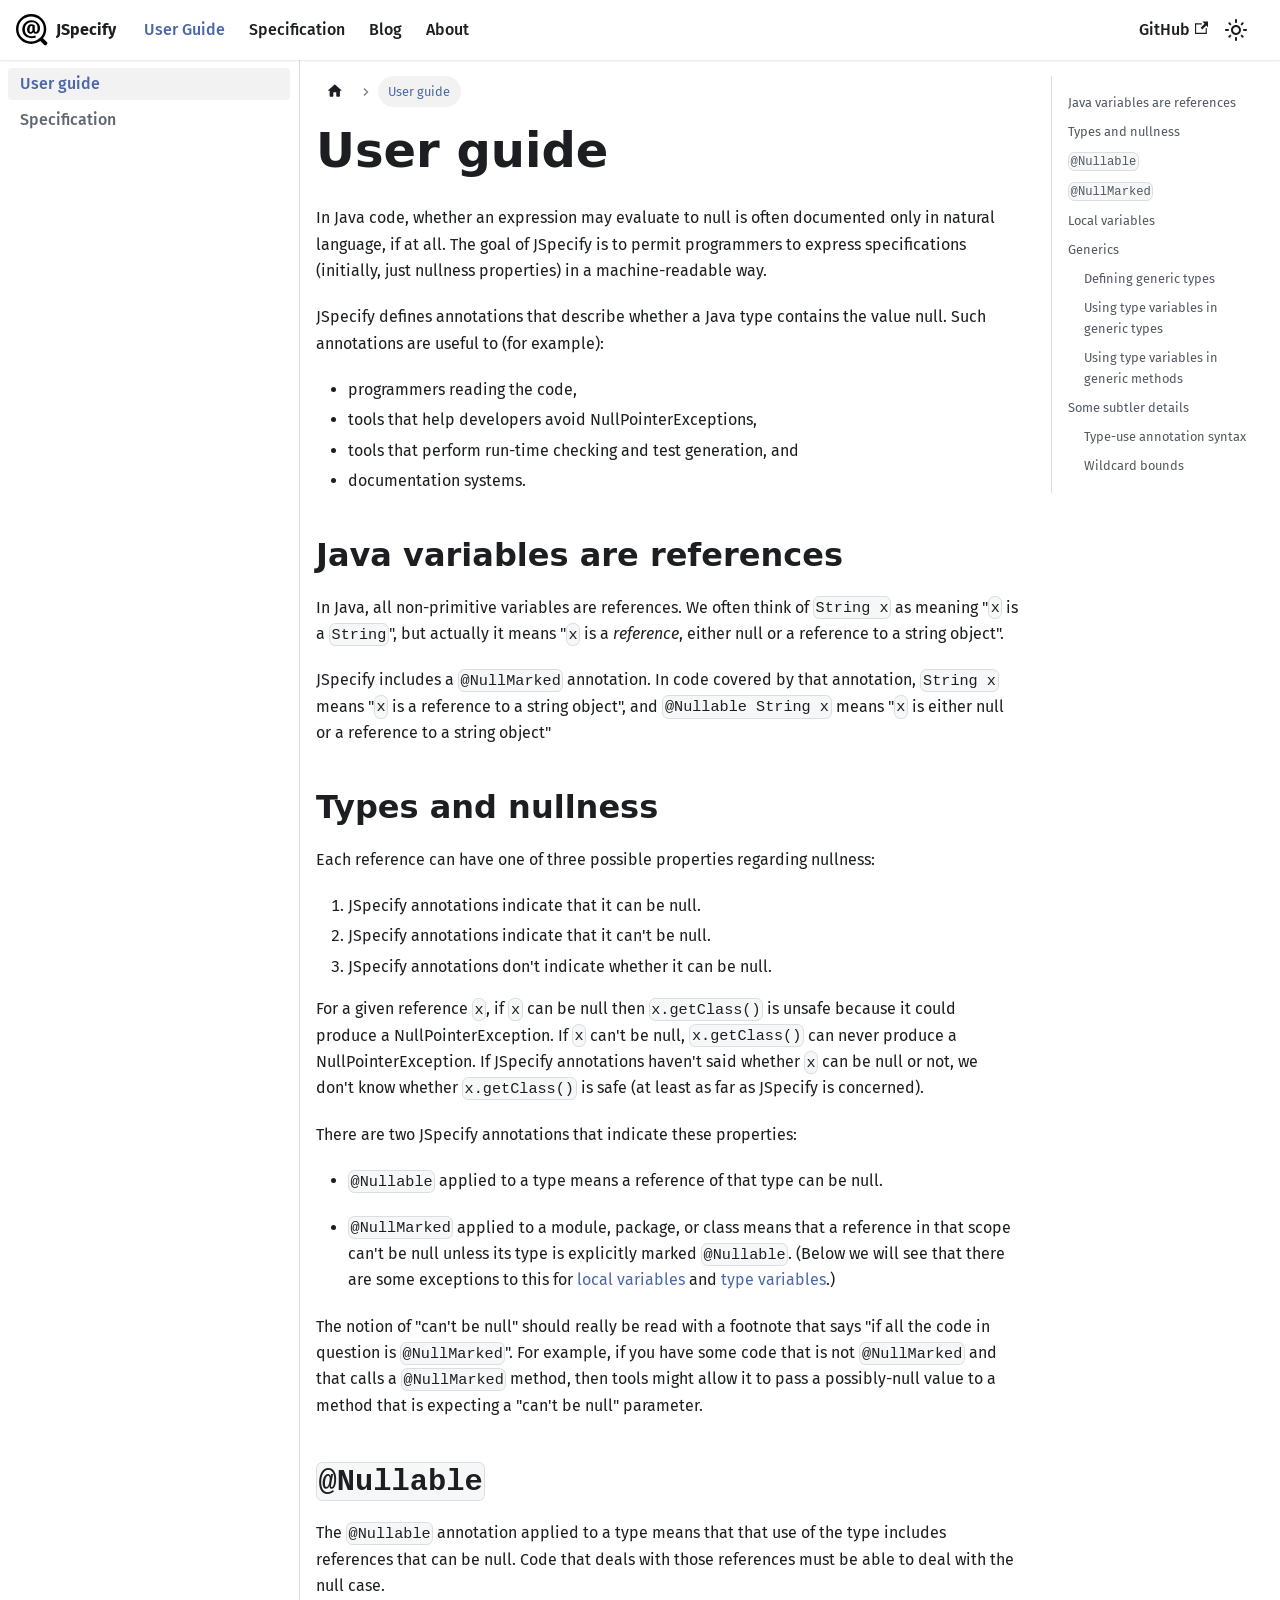
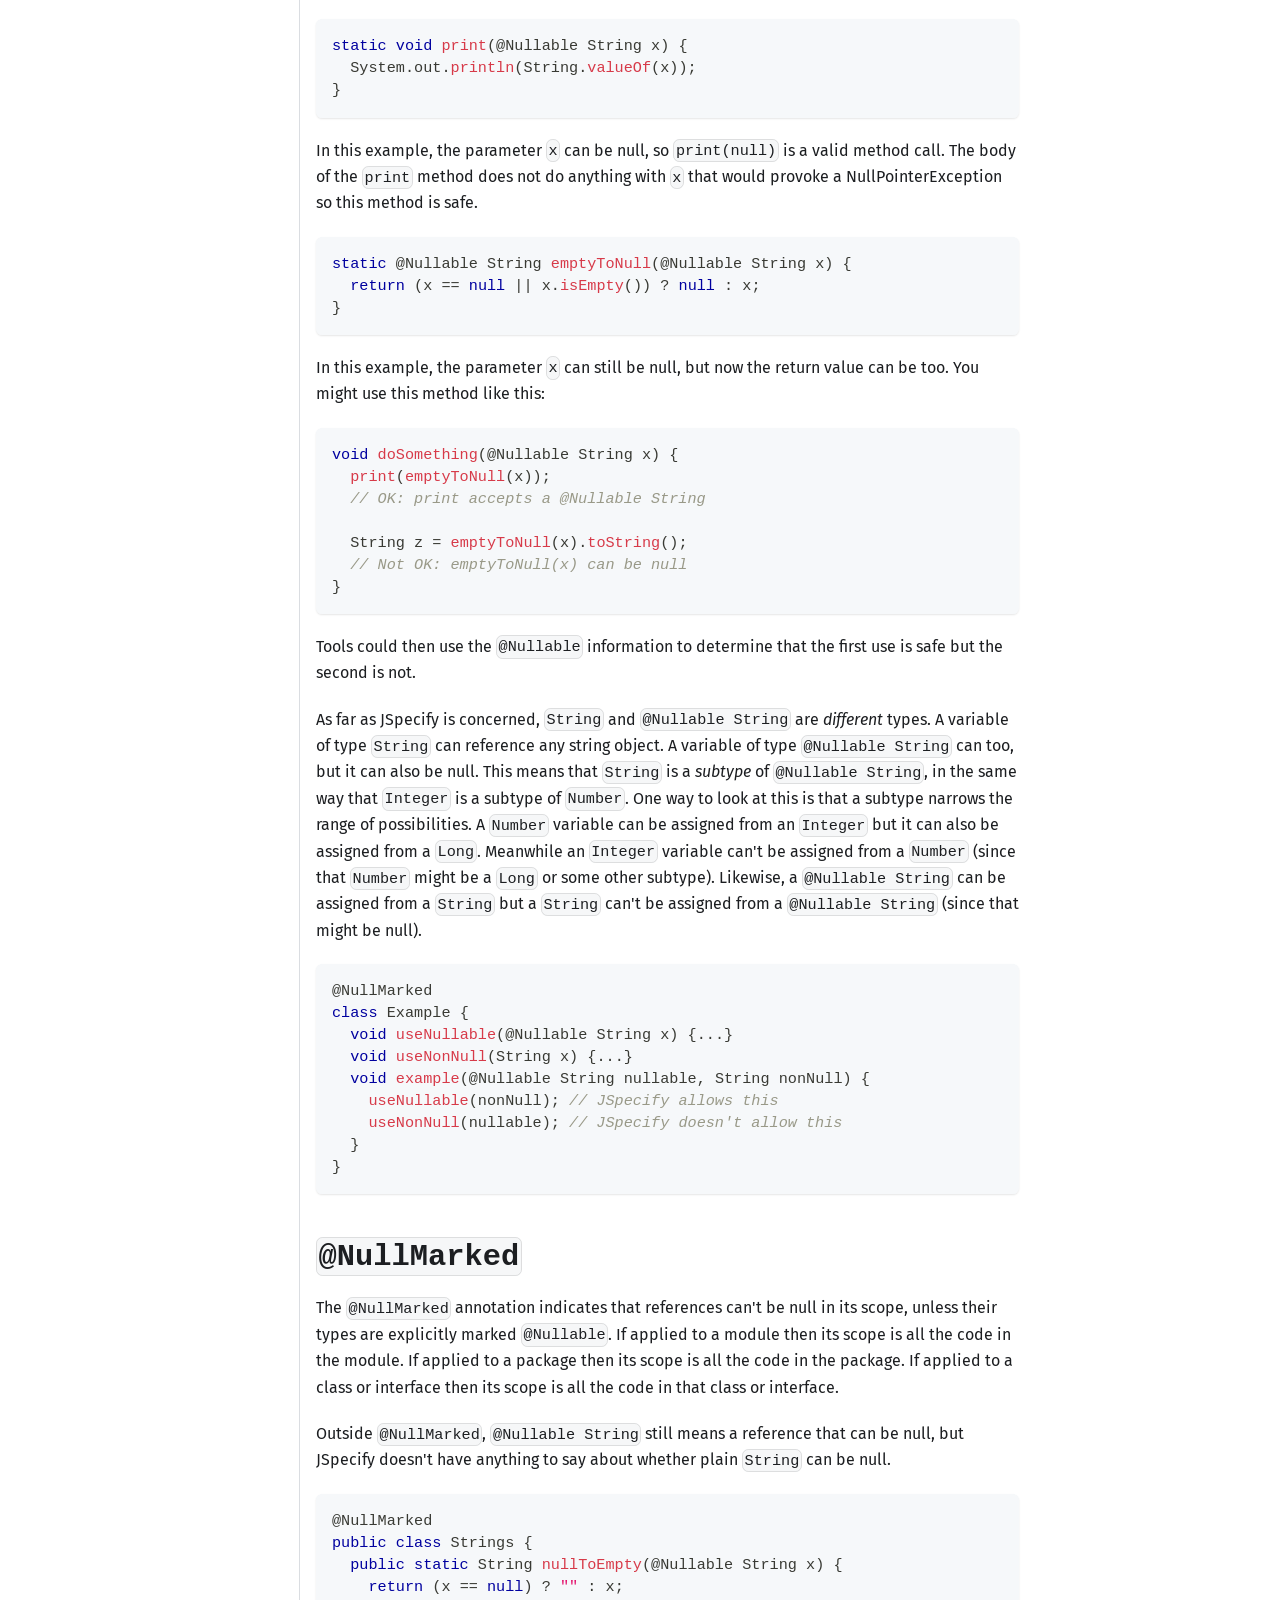
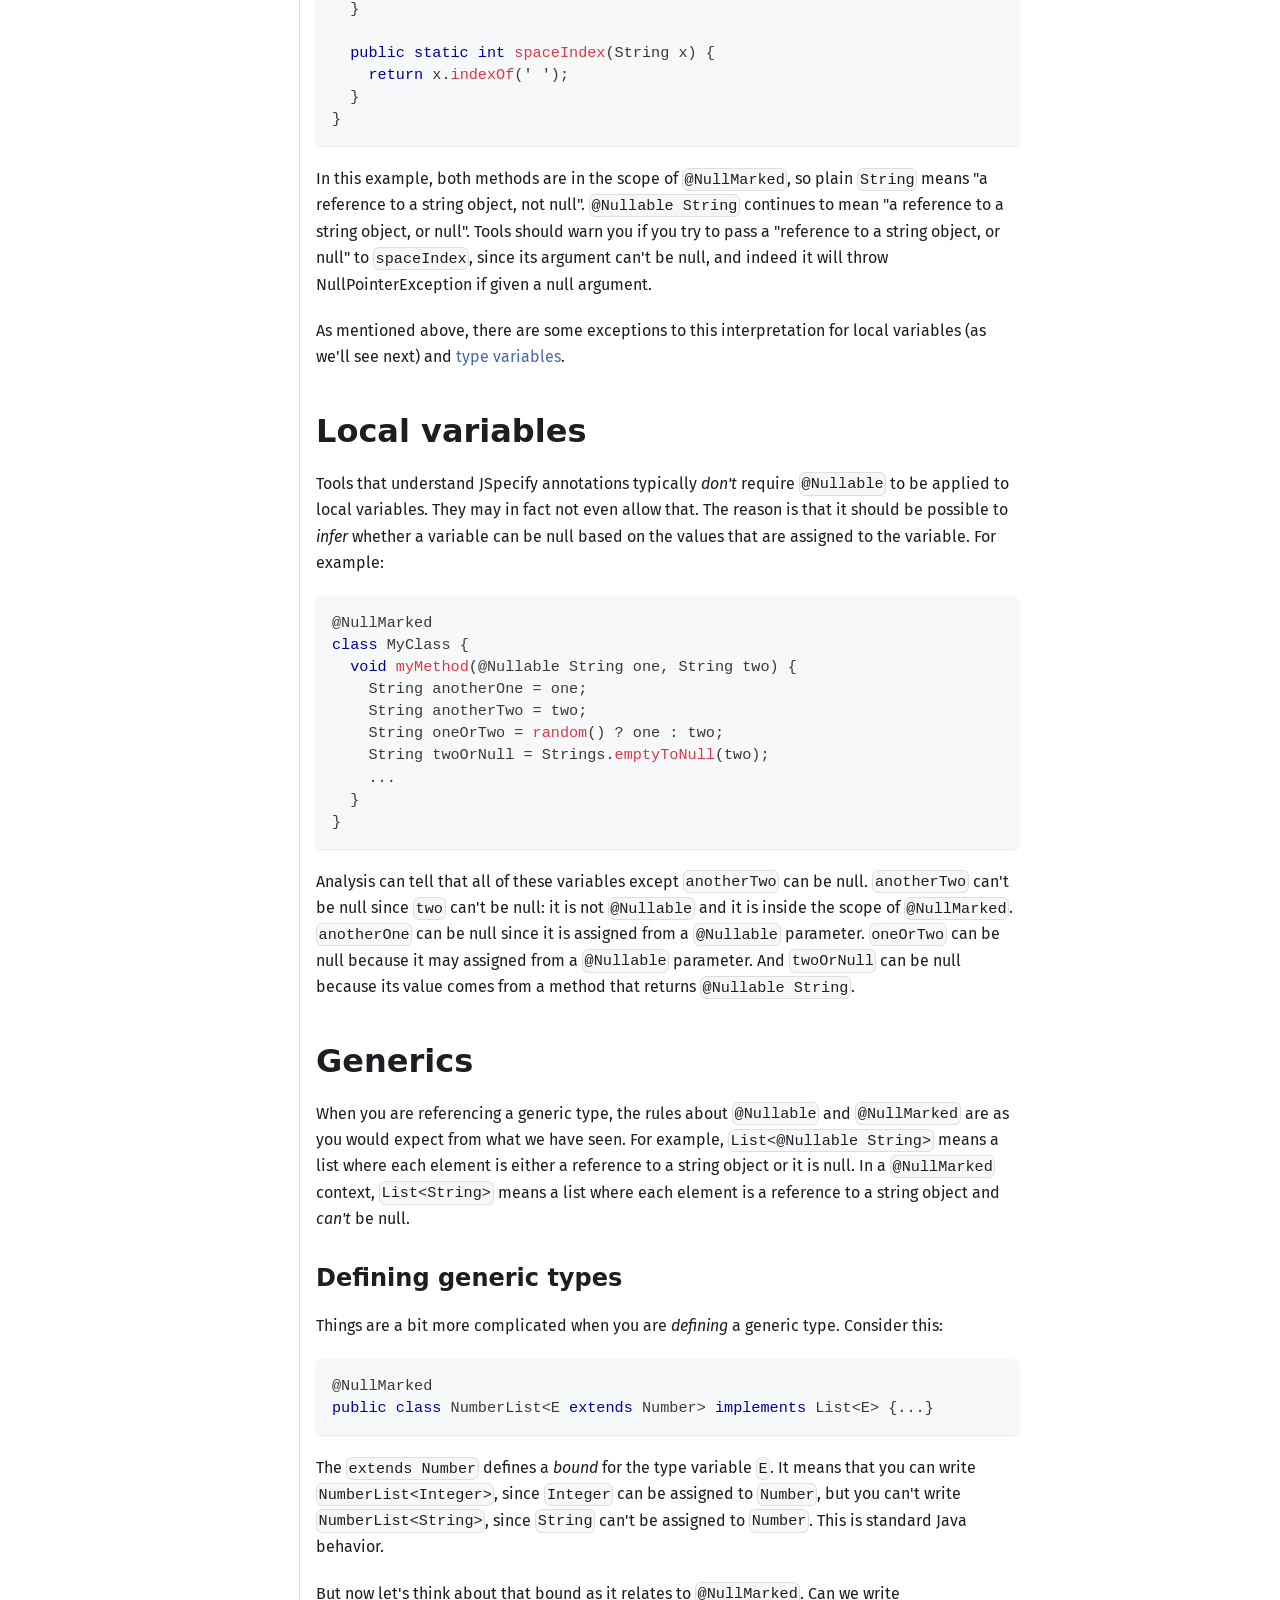
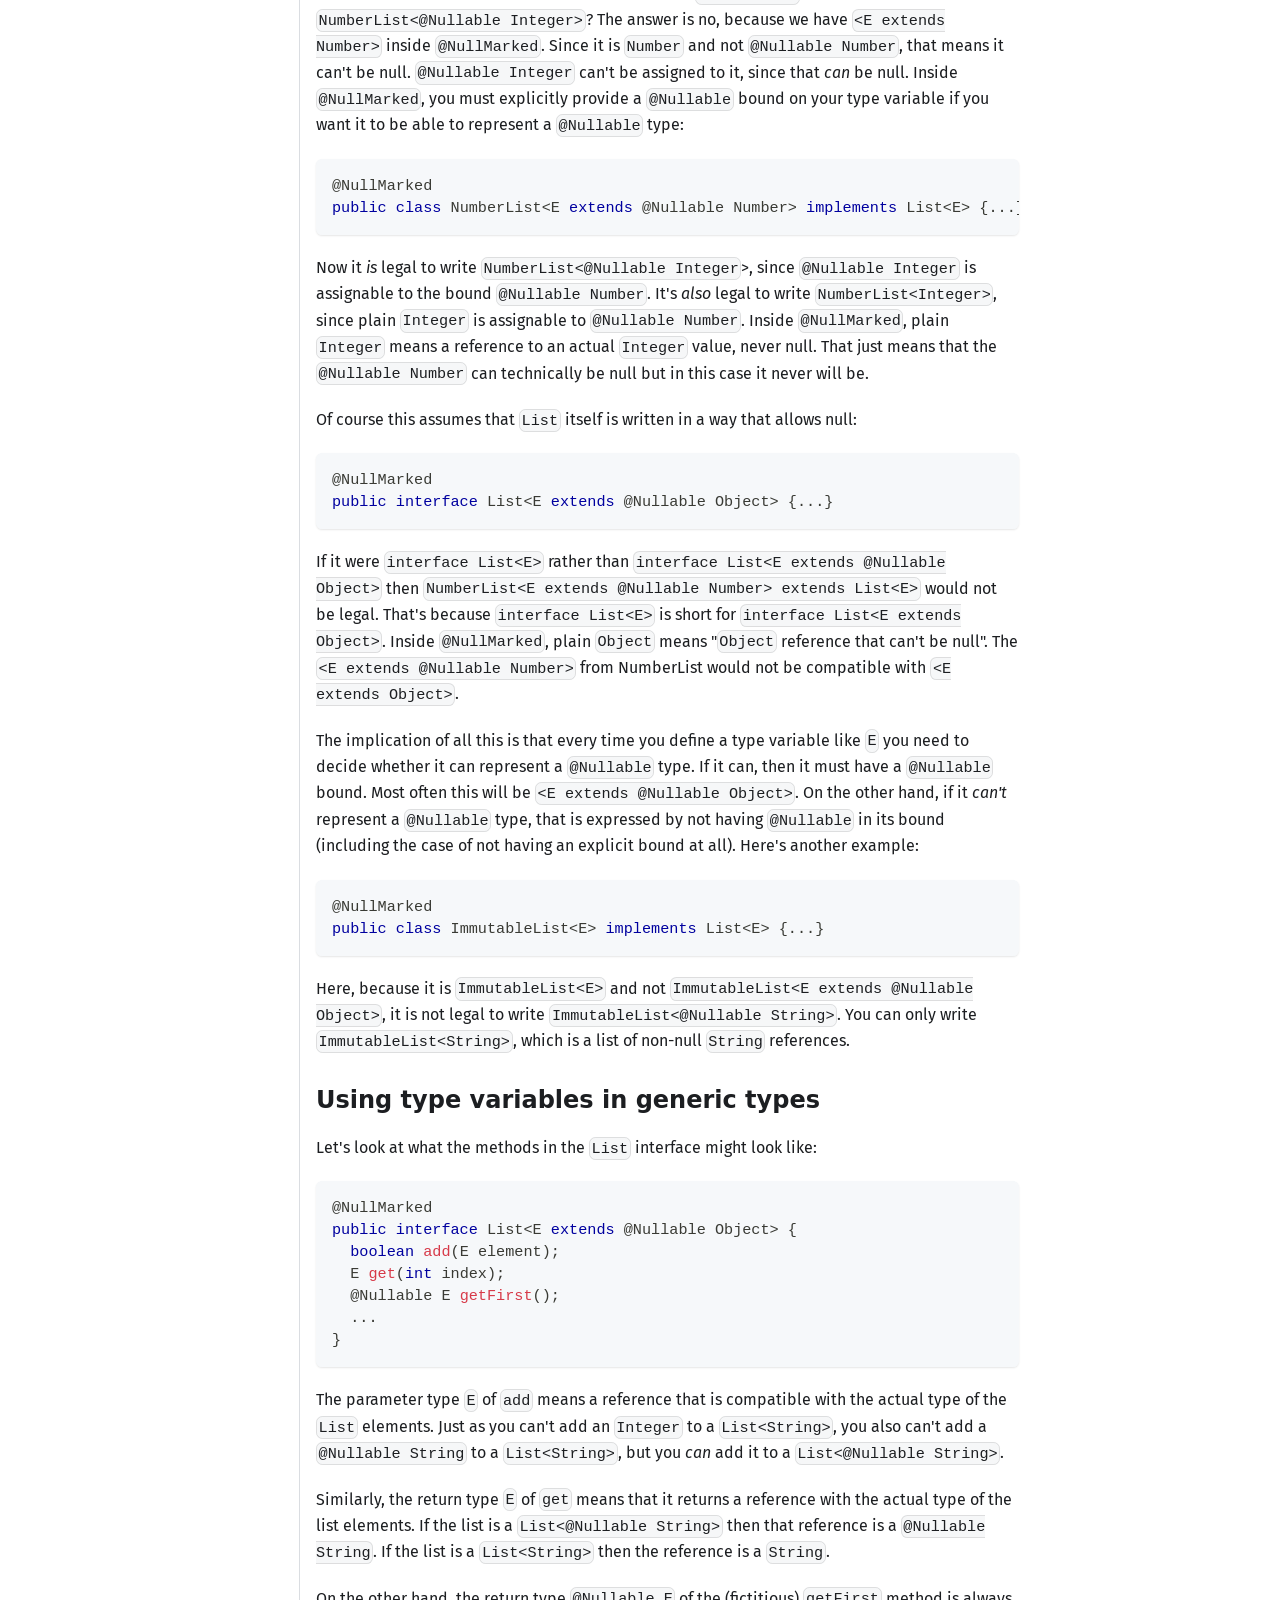
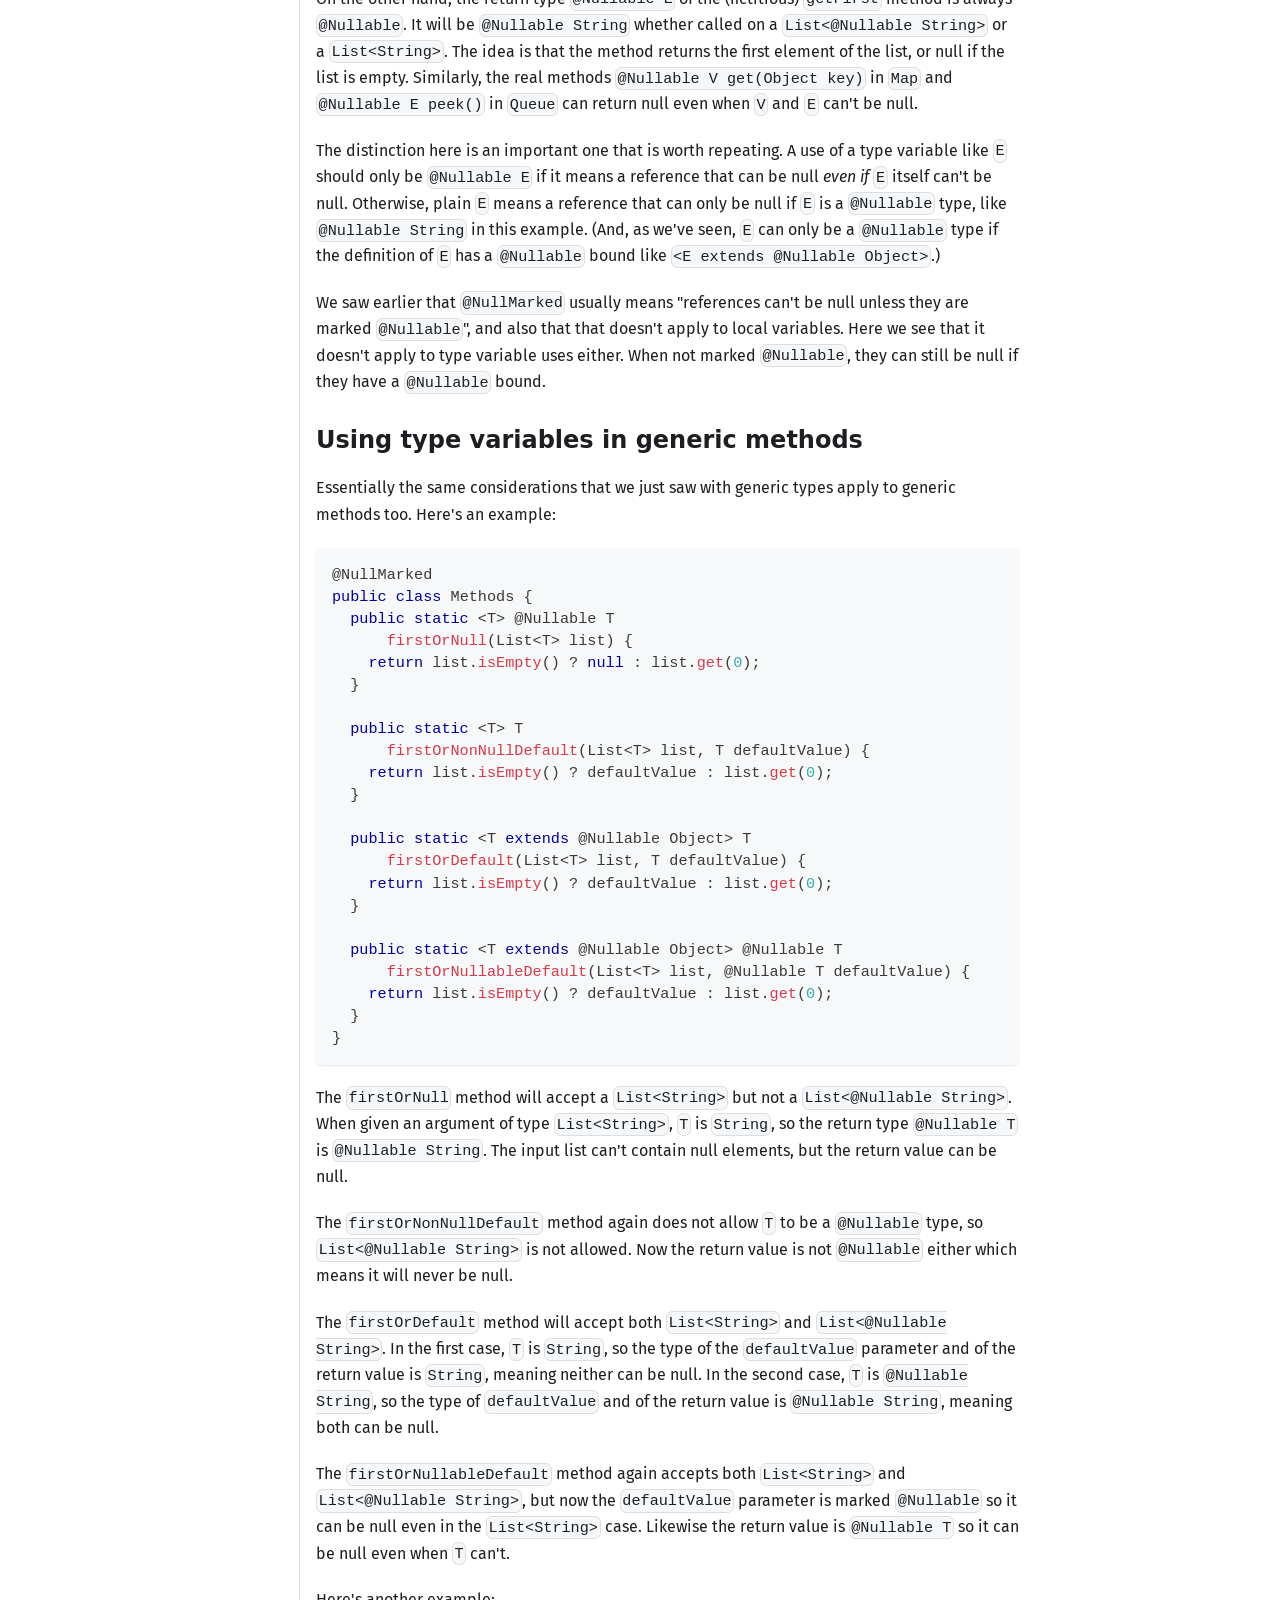
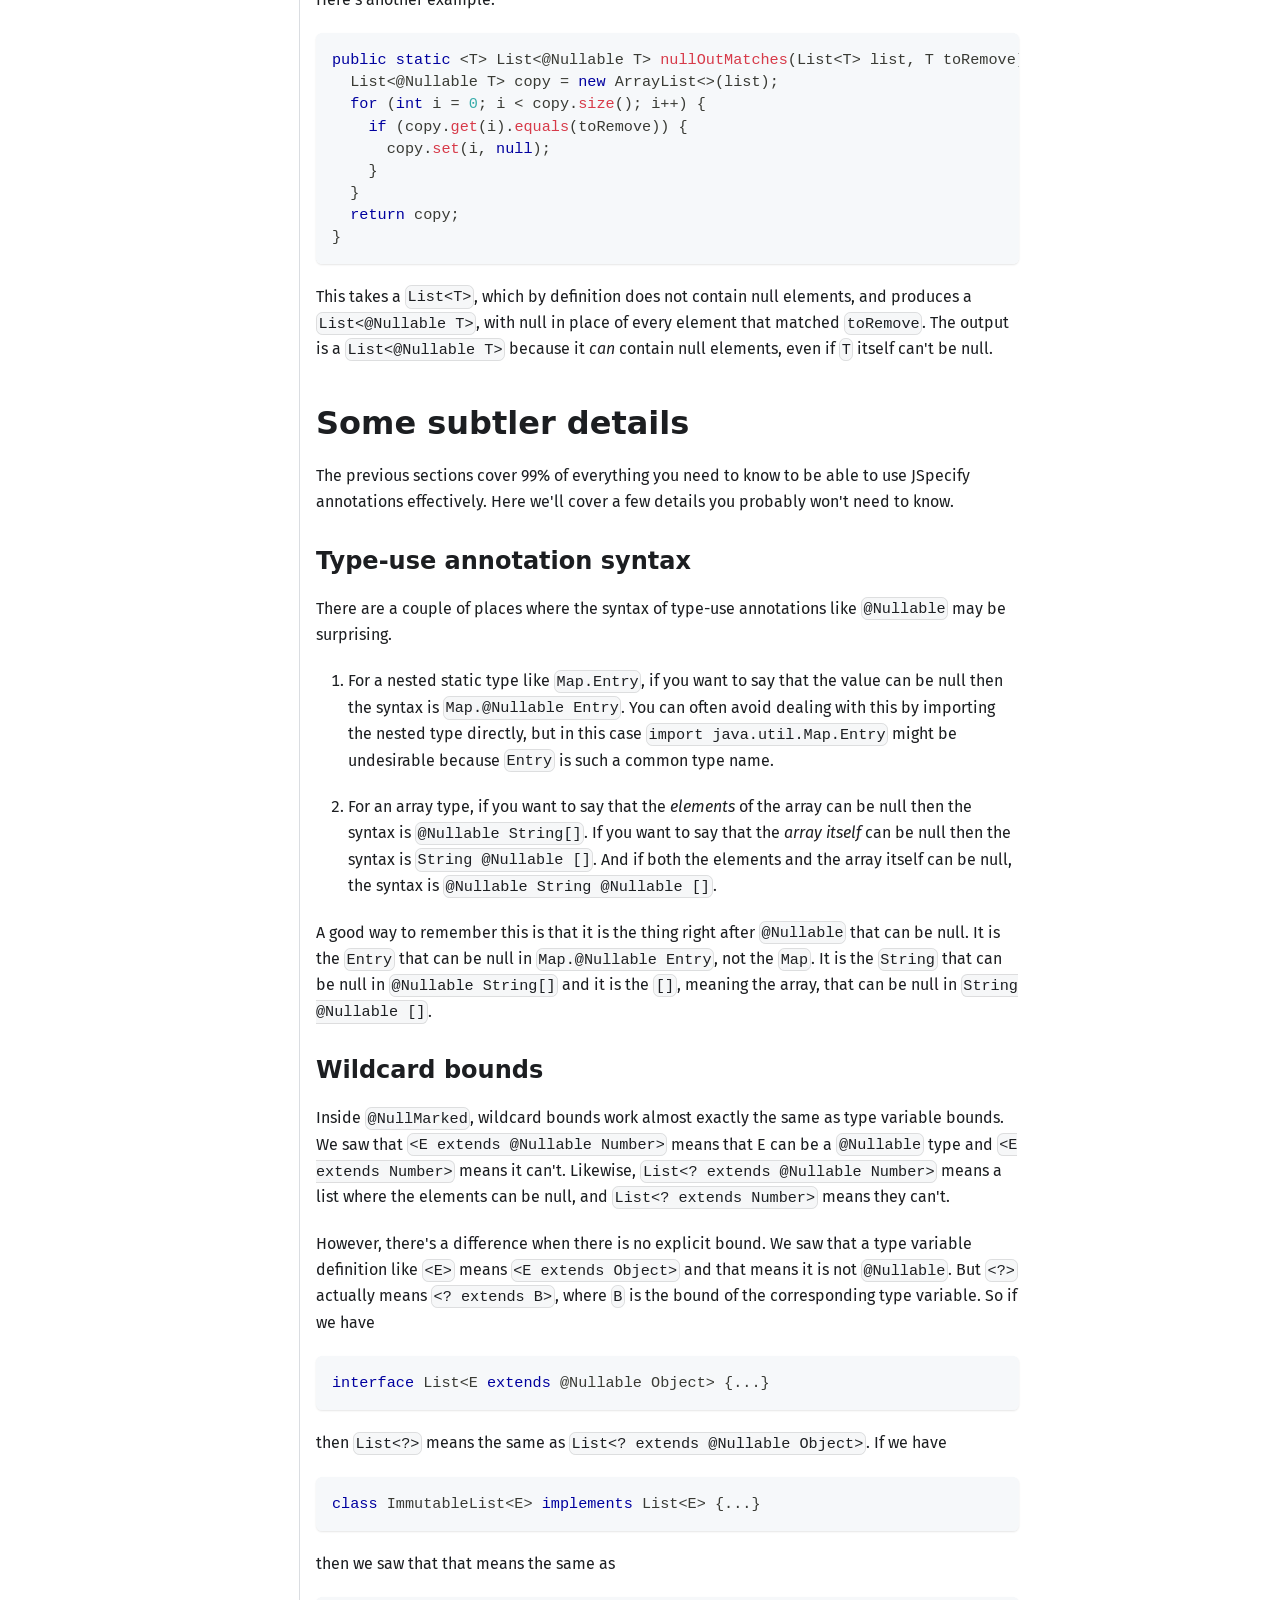
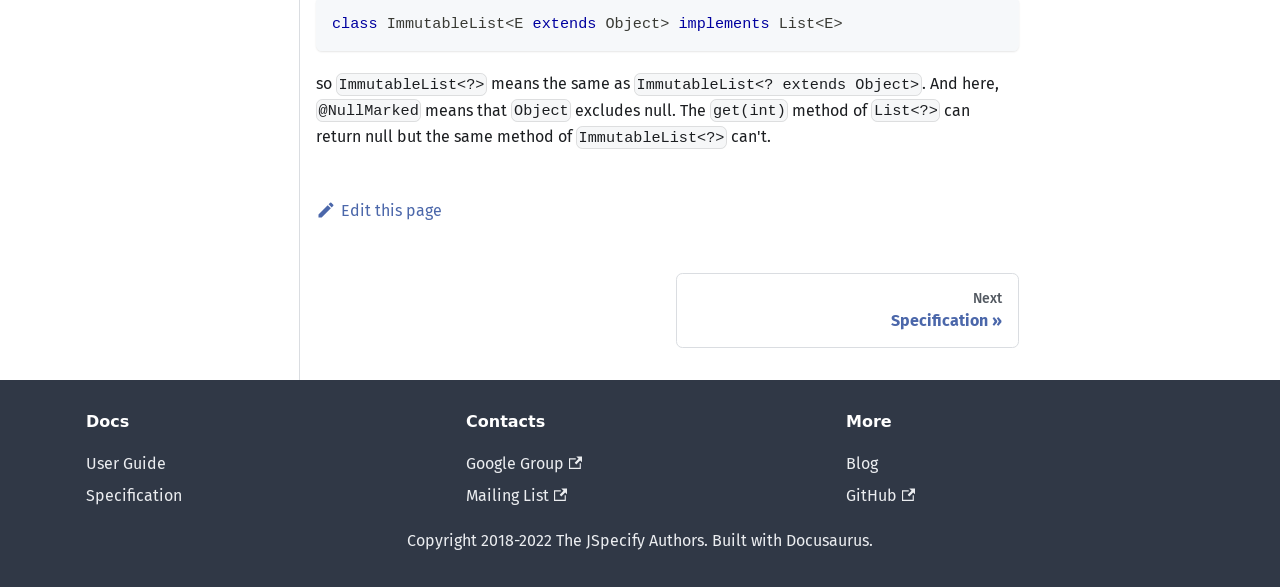
<file: docs/user-guide/index.html>
<!doctype html>
<html lang="en" dir="ltr" class="docs-wrapper docs-doc-page docs-version-current plugin-docs plugin-id-default docs-doc-id-user-guide">
<head>
<meta charset="UTF-8">
<meta name="viewport" content="width=device-width,initial-scale=1">
<meta name="generator" content="Docusaurus v2.0.1">
<link rel="alternate" type="application/rss+xml" href="/blog/rss.xml" title="JSpecify RSS Feed">
<link rel="alternate" type="application/atom+xml" href="/blog/atom.xml" title="JSpecify Atom Feed"><title data-rh="true">User guide | JSpecify</title><meta data-rh="true" name="twitter:card" content="summary_large_image"><meta data-rh="true" property="og:url" content="https://jspecify.dev//docs/user-guide"><meta data-rh="true" name="docusaurus_locale" content="en"><meta data-rh="true" name="docsearch:language" content="en"><meta data-rh="true" name="docusaurus_version" content="current"><meta data-rh="true" name="docusaurus_tag" content="docs-default-current"><meta data-rh="true" name="docsearch:version" content="current"><meta data-rh="true" name="docsearch:docusaurus_tag" content="docs-default-current"><meta data-rh="true" property="og:title" content="User guide | JSpecify"><meta data-rh="true" name="description" content="In Java code, whether an expression may evaluate to null is often documented"><meta data-rh="true" property="og:description" content="In Java code, whether an expression may evaluate to null is often documented"><link data-rh="true" rel="icon" href="/img/jspecify-favicon.ico"><link data-rh="true" rel="canonical" href="https://jspecify.dev//docs/user-guide"><link data-rh="true" rel="alternate" href="https://jspecify.dev//docs/user-guide" hreflang="en"><link data-rh="true" rel="alternate" href="https://jspecify.dev//docs/user-guide" hreflang="x-default"><link rel="stylesheet" href="/assets/css/styles.0bef8068.css">
<link rel="preload" href="/assets/js/runtime~main.567cac89.js" as="script">
<link rel="preload" href="/assets/js/main.f21a4369.js" as="script">
</head>
<body class="navigation-with-keyboard">
<script>!function(){function t(t){document.documentElement.setAttribute("data-theme",t)}var e=function(){var t=null;try{t=localStorage.getItem("theme")}catch(t){}return t}();t(null!==e?e:"light")}()</script><div id="__docusaurus">
<div role="region"><a href="#" class="skipToContent_fXgn">Skip to main content</a></div><nav class="navbar navbar--fixed-top"><div class="navbar__inner"><div class="navbar__items"><button aria-label="Navigation bar toggle" class="navbar__toggle clean-btn" type="button" tabindex="0"><svg width="30" height="30" viewBox="0 0 30 30" aria-hidden="true"><path stroke="currentColor" stroke-linecap="round" stroke-miterlimit="10" stroke-width="2" d="M4 7h22M4 15h22M4 23h22"></path></svg></button><a class="navbar__brand" href="/"><div class="navbar__logo"><img src="/img/jspecify-logo.svg" alt="JSpecify Logo" class="themedImage_ToTc themedImage--light_HNdA"><img src="/img/jspecify-logo.svg" alt="JSpecify Logo" class="themedImage_ToTc themedImage--dark_i4oU"></div><b class="navbar__title text--truncate">JSpecify</b></a><a aria-current="page" class="navbar__item navbar__link navbar__link--active" href="/docs/user-guide">User Guide</a><a class="navbar__item navbar__link" href="/docs/spec">Specification</a><a class="navbar__item navbar__link" href="/blog">Blog</a><a class="navbar__item navbar__link" href="/about">About</a></div><div class="navbar__items navbar__items--right"><a href="https://github.com/jspecify/jspecify" target="_blank" rel="noopener noreferrer" class="navbar__item navbar__link">GitHub<svg width="13.5" height="13.5" aria-hidden="true" viewBox="0 0 24 24" class="iconExternalLink_nPIU"><path fill="currentColor" d="M21 13v10h-21v-19h12v2h-10v15h17v-8h2zm3-12h-10.988l4.035 4-6.977 7.07 2.828 2.828 6.977-7.07 4.125 4.172v-11z"></path></svg></a><div class="toggle_vylO colorModeToggle_DEke"><button class="clean-btn toggleButton_gllP toggleButtonDisabled_aARS" type="button" disabled="" title="Switch between dark and light mode (currently light mode)" aria-label="Switch between dark and light mode (currently light mode)"><svg viewBox="0 0 24 24" width="24" height="24" class="lightToggleIcon_pyhR"><path fill="currentColor" d="M12,9c1.65,0,3,1.35,3,3s-1.35,3-3,3s-3-1.35-3-3S10.35,9,12,9 M12,7c-2.76,0-5,2.24-5,5s2.24,5,5,5s5-2.24,5-5 S14.76,7,12,7L12,7z M2,13l2,0c0.55,0,1-0.45,1-1s-0.45-1-1-1l-2,0c-0.55,0-1,0.45-1,1S1.45,13,2,13z M20,13l2,0c0.55,0,1-0.45,1-1 s-0.45-1-1-1l-2,0c-0.55,0-1,0.45-1,1S19.45,13,20,13z M11,2v2c0,0.55,0.45,1,1,1s1-0.45,1-1V2c0-0.55-0.45-1-1-1S11,1.45,11,2z M11,20v2c0,0.55,0.45,1,1,1s1-0.45,1-1v-2c0-0.55-0.45-1-1-1C11.45,19,11,19.45,11,20z M5.99,4.58c-0.39-0.39-1.03-0.39-1.41,0 c-0.39,0.39-0.39,1.03,0,1.41l1.06,1.06c0.39,0.39,1.03,0.39,1.41,0s0.39-1.03,0-1.41L5.99,4.58z M18.36,16.95 c-0.39-0.39-1.03-0.39-1.41,0c-0.39,0.39-0.39,1.03,0,1.41l1.06,1.06c0.39,0.39,1.03,0.39,1.41,0c0.39-0.39,0.39-1.03,0-1.41 L18.36,16.95z M19.42,5.99c0.39-0.39,0.39-1.03,0-1.41c-0.39-0.39-1.03-0.39-1.41,0l-1.06,1.06c-0.39,0.39-0.39,1.03,0,1.41 s1.03,0.39,1.41,0L19.42,5.99z M7.05,18.36c0.39-0.39,0.39-1.03,0-1.41c-0.39-0.39-1.03-0.39-1.41,0l-1.06,1.06 c-0.39,0.39-0.39,1.03,0,1.41s1.03,0.39,1.41,0L7.05,18.36z"></path></svg><svg viewBox="0 0 24 24" width="24" height="24" class="darkToggleIcon_wfgR"><path fill="currentColor" d="M9.37,5.51C9.19,6.15,9.1,6.82,9.1,7.5c0,4.08,3.32,7.4,7.4,7.4c0.68,0,1.35-0.09,1.99-0.27C17.45,17.19,14.93,19,12,19 c-3.86,0-7-3.14-7-7C5,9.07,6.81,6.55,9.37,5.51z M12,3c-4.97,0-9,4.03-9,9s4.03,9,9,9s9-4.03,9-9c0-0.46-0.04-0.92-0.1-1.36 c-0.98,1.37-2.58,2.26-4.4,2.26c-2.98,0-5.4-2.42-5.4-5.4c0-1.81,0.89-3.42,2.26-4.4C12.92,3.04,12.46,3,12,3L12,3z"></path></svg></button></div><div class="searchBox_ZlJk"></div></div></div><div role="presentation" class="navbar-sidebar__backdrop"></div></nav><div class="main-wrapper mainWrapper_z2l0 docsWrapper_BCFX"><button aria-label="Scroll back to top" class="clean-btn theme-back-to-top-button backToTopButton_sjWU" type="button"></button><div class="docPage__5DB"><aside class="theme-doc-sidebar-container docSidebarContainer_b6E3"><div class="sidebar_njMd"><nav class="menu thin-scrollbar menu_SIkG"><ul class="theme-doc-sidebar-menu menu__list"><li class="theme-doc-sidebar-item-link theme-doc-sidebar-item-link-level-1 menu__list-item"><a class="menu__link menu__link--active" aria-current="page" href="/docs/user-guide">User guide</a></li><li class="theme-doc-sidebar-item-link theme-doc-sidebar-item-link-level-1 menu__list-item"><a class="menu__link" href="/docs/spec">Specification</a></li></ul></nav></div></aside><main class="docMainContainer_gTbr"><div class="container padding-top--md padding-bottom--lg"><div class="row"><div class="col docItemCol_VOVn"><div class="docItemContainer_Djhp"><article><nav class="theme-doc-breadcrumbs breadcrumbsContainer_Z_bl" aria-label="Breadcrumbs"><ul class="breadcrumbs" itemscope="" itemtype="https://schema.org/BreadcrumbList"><li class="breadcrumbs__item"><a aria-label="Home page" class="breadcrumbs__link" href="/"><svg viewBox="0 0 24 24" class="breadcrumbHomeIcon_OVgt"><path d="M10 19v-5h4v5c0 .55.45 1 1 1h3c.55 0 1-.45 1-1v-7h1.7c.46 0 .68-.57.33-.87L12.67 3.6c-.38-.34-.96-.34-1.34 0l-8.36 7.53c-.34.3-.13.87.33.87H5v7c0 .55.45 1 1 1h3c.55 0 1-.45 1-1z" fill="currentColor"></path></svg></a></li><li itemscope="" itemprop="itemListElement" itemtype="https://schema.org/ListItem" class="breadcrumbs__item breadcrumbs__item--active"><span class="breadcrumbs__link" itemprop="name">User guide</span><meta itemprop="position" content="1"></li></ul></nav><div class="tocCollapsible_ETCw theme-doc-toc-mobile tocMobile_ITEo"><button type="button" class="clean-btn tocCollapsibleButton_TO0P">On this page</button></div><div class="theme-doc-markdown markdown"><h1>User guide</h1><p>In Java code, whether an expression may evaluate to null is often documented
only in natural language, if at all. The goal of JSpecify is to permit
programmers to express specifications (initially, just nullness properties) in a
machine-readable way.</p><p>JSpecify defines annotations that describe whether a Java type contains the
value null. Such annotations are useful to (for example):</p><ul><li>programmers reading the code,</li><li>tools that help developers avoid NullPointerExceptions,</li><li>tools that perform run-time checking and test generation, and</li><li>documentation systems.</li></ul><h2 class="anchor anchorWithStickyNavbar_LWe7" id="java-variables-are-references">Java variables are references<a class="hash-link" href="#java-variables-are-references" title="Direct link to heading">​</a></h2><p>In Java, all non-primitive variables are references. We often think of <code>String
x</code> as meaning &quot;<code>x</code> is a <code>String</code>&quot;, but actually it means &quot;<code>x</code> is a <em>reference</em>,
either null or a reference to a string object&quot;.</p><p>JSpecify includes a <code>@NullMarked</code> annotation. In code covered by that
annotation, <code>String x</code> means &quot;<code>x</code> is a reference to a string object&quot;, and
<code>@Nullable String x</code> means &quot;<code>x</code> is either null or a reference to a string
object&quot;</p><h2 class="anchor anchorWithStickyNavbar_LWe7" id="types-and-nullness">Types and nullness<a class="hash-link" href="#types-and-nullness" title="Direct link to heading">​</a></h2><p>Each reference can have one of three possible properties regarding nullness:</p><ol><li>JSpecify annotations indicate that it can be null.</li><li>JSpecify annotations indicate that it can&#x27;t be null.</li><li>JSpecify annotations don&#x27;t indicate whether it can be null.</li></ol><p>For a given reference <code>x</code>, if <code>x</code> can be null then <code>x.getClass()</code> is unsafe
because it could produce a NullPointerException. If <code>x</code> can&#x27;t be null,
<code>x.getClass()</code> can never produce a NullPointerException. If JSpecify annotations
haven&#x27;t said whether <code>x</code> can be null or not, we don&#x27;t know whether
<code>x.getClass()</code> is safe (at least as far as JSpecify is concerned).</p><p>There are two JSpecify annotations that indicate these properties:</p><ul><li><p><code>@Nullable</code> applied to a type means a reference of that type can be null.</p></li><li><p><code>@NullMarked</code> applied to a module, package, or class means that a reference
in that scope can&#x27;t be null unless its type is explicitly marked
<code>@Nullable</code>. (Below we will see that there are some exceptions to this for
<a href="#local-variables">local variables</a> and
<a href="#defining-generics">type variables</a>.)</p></li></ul><p>The notion of &quot;can&#x27;t be null&quot; should really be read with a footnote that says
&quot;if all the code in question is <code>@NullMarked</code>&quot;. For example, if you have some
code that is not <code>@NullMarked</code> and that calls a <code>@NullMarked</code> method, then tools
might allow it to pass a possibly-null value to a method that is expecting a
&quot;can&#x27;t be null&quot; parameter.</p><h2 class="anchor anchorWithStickyNavbar_LWe7" id="nullable"><code>@Nullable</code><a class="hash-link" href="#nullable" title="Direct link to heading">​</a></h2><p>The <code>@Nullable</code> annotation applied to a type means that that use of the type
includes references that can be null. Code that deals with those references must
be able to deal with the null case.</p><div class="language-java codeBlockContainer_Ckt0 theme-code-block" style="--prism-color:#393A34;--prism-background-color:#f6f8fa"><div class="codeBlockContent_biex"><pre tabindex="0" class="prism-code language-java codeBlock_bY9V thin-scrollbar"><code class="codeBlockLines_e6Vv"><span class="token-line" style="color:#393A34"><span class="token keyword" style="color:#00009f">static</span><span class="token plain"> </span><span class="token keyword" style="color:#00009f">void</span><span class="token plain"> </span><span class="token function" style="color:#d73a49">print</span><span class="token punctuation" style="color:#393A34">(</span><span class="token annotation punctuation" style="color:#393A34">@Nullable</span><span class="token plain"> </span><span class="token class-name">String</span><span class="token plain"> x</span><span class="token punctuation" style="color:#393A34">)</span><span class="token plain"> </span><span class="token punctuation" style="color:#393A34">{</span><span class="token plain"></span><br></span><span class="token-line" style="color:#393A34"><span class="token plain">  </span><span class="token class-name">System</span><span class="token punctuation" style="color:#393A34">.</span><span class="token plain">out</span><span class="token punctuation" style="color:#393A34">.</span><span class="token function" style="color:#d73a49">println</span><span class="token punctuation" style="color:#393A34">(</span><span class="token class-name">String</span><span class="token punctuation" style="color:#393A34">.</span><span class="token function" style="color:#d73a49">valueOf</span><span class="token punctuation" style="color:#393A34">(</span><span class="token plain">x</span><span class="token punctuation" style="color:#393A34">)</span><span class="token punctuation" style="color:#393A34">)</span><span class="token punctuation" style="color:#393A34">;</span><span class="token plain"></span><br></span><span class="token-line" style="color:#393A34"><span class="token plain"></span><span class="token punctuation" style="color:#393A34">}</span><br></span></code></pre><div class="buttonGroup__atx"><button type="button" aria-label="Copy code to clipboard" title="Copy" class="clean-btn"><span class="copyButtonIcons_eSgA" aria-hidden="true"><svg class="copyButtonIcon_y97N" viewBox="0 0 24 24"><path d="M19,21H8V7H19M19,5H8A2,2 0 0,0 6,7V21A2,2 0 0,0 8,23H19A2,2 0 0,0 21,21V7A2,2 0 0,0 19,5M16,1H4A2,2 0 0,0 2,3V17H4V3H16V1Z"></path></svg><svg class="copyButtonSuccessIcon_LjdS" viewBox="0 0 24 24"><path d="M21,7L9,19L3.5,13.5L4.91,12.09L9,16.17L19.59,5.59L21,7Z"></path></svg></span></button></div></div></div><p>In this example, the parameter <code>x</code> can be null, so <code>print(null)</code> is a valid
method call. The body of the <code>print</code> method does not do anything with <code>x</code> that
would provoke a NullPointerException so this method is safe.</p><div class="language-java codeBlockContainer_Ckt0 theme-code-block" style="--prism-color:#393A34;--prism-background-color:#f6f8fa"><div class="codeBlockContent_biex"><pre tabindex="0" class="prism-code language-java codeBlock_bY9V thin-scrollbar"><code class="codeBlockLines_e6Vv"><span class="token-line" style="color:#393A34"><span class="token keyword" style="color:#00009f">static</span><span class="token plain"> </span><span class="token annotation punctuation" style="color:#393A34">@Nullable</span><span class="token plain"> </span><span class="token class-name">String</span><span class="token plain"> </span><span class="token function" style="color:#d73a49">emptyToNull</span><span class="token punctuation" style="color:#393A34">(</span><span class="token annotation punctuation" style="color:#393A34">@Nullable</span><span class="token plain"> </span><span class="token class-name">String</span><span class="token plain"> x</span><span class="token punctuation" style="color:#393A34">)</span><span class="token plain"> </span><span class="token punctuation" style="color:#393A34">{</span><span class="token plain"></span><br></span><span class="token-line" style="color:#393A34"><span class="token plain">  </span><span class="token keyword" style="color:#00009f">return</span><span class="token plain"> </span><span class="token punctuation" style="color:#393A34">(</span><span class="token plain">x </span><span class="token operator" style="color:#393A34">==</span><span class="token plain"> </span><span class="token keyword" style="color:#00009f">null</span><span class="token plain"> </span><span class="token operator" style="color:#393A34">||</span><span class="token plain"> x</span><span class="token punctuation" style="color:#393A34">.</span><span class="token function" style="color:#d73a49">isEmpty</span><span class="token punctuation" style="color:#393A34">(</span><span class="token punctuation" style="color:#393A34">)</span><span class="token punctuation" style="color:#393A34">)</span><span class="token plain"> </span><span class="token operator" style="color:#393A34">?</span><span class="token plain"> </span><span class="token keyword" style="color:#00009f">null</span><span class="token plain"> </span><span class="token operator" style="color:#393A34">:</span><span class="token plain"> x</span><span class="token punctuation" style="color:#393A34">;</span><span class="token plain"></span><br></span><span class="token-line" style="color:#393A34"><span class="token plain"></span><span class="token punctuation" style="color:#393A34">}</span><br></span></code></pre><div class="buttonGroup__atx"><button type="button" aria-label="Copy code to clipboard" title="Copy" class="clean-btn"><span class="copyButtonIcons_eSgA" aria-hidden="true"><svg class="copyButtonIcon_y97N" viewBox="0 0 24 24"><path d="M19,21H8V7H19M19,5H8A2,2 0 0,0 6,7V21A2,2 0 0,0 8,23H19A2,2 0 0,0 21,21V7A2,2 0 0,0 19,5M16,1H4A2,2 0 0,0 2,3V17H4V3H16V1Z"></path></svg><svg class="copyButtonSuccessIcon_LjdS" viewBox="0 0 24 24"><path d="M21,7L9,19L3.5,13.5L4.91,12.09L9,16.17L19.59,5.59L21,7Z"></path></svg></span></button></div></div></div><p>In this example, the parameter <code>x</code> can still be null, but now the return value
can be too. You might use this method like this:</p><div class="language-java codeBlockContainer_Ckt0 theme-code-block" style="--prism-color:#393A34;--prism-background-color:#f6f8fa"><div class="codeBlockContent_biex"><pre tabindex="0" class="prism-code language-java codeBlock_bY9V thin-scrollbar"><code class="codeBlockLines_e6Vv"><span class="token-line" style="color:#393A34"><span class="token keyword" style="color:#00009f">void</span><span class="token plain"> </span><span class="token function" style="color:#d73a49">doSomething</span><span class="token punctuation" style="color:#393A34">(</span><span class="token annotation punctuation" style="color:#393A34">@Nullable</span><span class="token plain"> </span><span class="token class-name">String</span><span class="token plain"> x</span><span class="token punctuation" style="color:#393A34">)</span><span class="token plain"> </span><span class="token punctuation" style="color:#393A34">{</span><span class="token plain"></span><br></span><span class="token-line" style="color:#393A34"><span class="token plain">  </span><span class="token function" style="color:#d73a49">print</span><span class="token punctuation" style="color:#393A34">(</span><span class="token function" style="color:#d73a49">emptyToNull</span><span class="token punctuation" style="color:#393A34">(</span><span class="token plain">x</span><span class="token punctuation" style="color:#393A34">)</span><span class="token punctuation" style="color:#393A34">)</span><span class="token punctuation" style="color:#393A34">;</span><span class="token plain"></span><br></span><span class="token-line" style="color:#393A34"><span class="token plain">  </span><span class="token comment" style="color:#999988;font-style:italic">// OK: print accepts a @Nullable String</span><span class="token plain"></span><br></span><span class="token-line" style="color:#393A34"><span class="token plain" style="display:inline-block"></span><br></span><span class="token-line" style="color:#393A34"><span class="token plain">  </span><span class="token class-name">String</span><span class="token plain"> z </span><span class="token operator" style="color:#393A34">=</span><span class="token plain"> </span><span class="token function" style="color:#d73a49">emptyToNull</span><span class="token punctuation" style="color:#393A34">(</span><span class="token plain">x</span><span class="token punctuation" style="color:#393A34">)</span><span class="token punctuation" style="color:#393A34">.</span><span class="token function" style="color:#d73a49">toString</span><span class="token punctuation" style="color:#393A34">(</span><span class="token punctuation" style="color:#393A34">)</span><span class="token punctuation" style="color:#393A34">;</span><span class="token plain"></span><br></span><span class="token-line" style="color:#393A34"><span class="token plain">  </span><span class="token comment" style="color:#999988;font-style:italic">// Not OK: emptyToNull(x) can be null</span><span class="token plain"></span><br></span><span class="token-line" style="color:#393A34"><span class="token plain"></span><span class="token punctuation" style="color:#393A34">}</span><br></span></code></pre><div class="buttonGroup__atx"><button type="button" aria-label="Copy code to clipboard" title="Copy" class="clean-btn"><span class="copyButtonIcons_eSgA" aria-hidden="true"><svg class="copyButtonIcon_y97N" viewBox="0 0 24 24"><path d="M19,21H8V7H19M19,5H8A2,2 0 0,0 6,7V21A2,2 0 0,0 8,23H19A2,2 0 0,0 21,21V7A2,2 0 0,0 19,5M16,1H4A2,2 0 0,0 2,3V17H4V3H16V1Z"></path></svg><svg class="copyButtonSuccessIcon_LjdS" viewBox="0 0 24 24"><path d="M21,7L9,19L3.5,13.5L4.91,12.09L9,16.17L19.59,5.59L21,7Z"></path></svg></span></button></div></div></div><p>Tools could then use the <code>@Nullable</code> information to determine that the first use
is safe but the second is not.</p><p>As far as JSpecify is concerned, <code>String</code> and <code>@Nullable String</code> are <em>different</em>
types. A variable of type <code>String</code> can reference any string object. A variable
of type <code>@Nullable String</code> can too, but it can also be null. This means that
<code>String</code> is a <em>subtype</em> of <code>@Nullable String</code>, in the same way that <code>Integer</code> is
a subtype of <code>Number</code>. One way to look at this is that a subtype narrows the
range of possibilities. A <code>Number</code> variable can be assigned from an <code>Integer</code>
but it can also be assigned from a <code>Long</code>. Meanwhile an <code>Integer</code> variable can&#x27;t
be assigned from a <code>Number</code> (since that <code>Number</code> might be a <code>Long</code> or some other
subtype). Likewise, a <code>@Nullable String</code> can be assigned from a <code>String</code> but a
<code>String</code> can&#x27;t be assigned from a <code>@Nullable String</code> (since that might be null).</p><div class="language-java codeBlockContainer_Ckt0 theme-code-block" style="--prism-color:#393A34;--prism-background-color:#f6f8fa"><div class="codeBlockContent_biex"><pre tabindex="0" class="prism-code language-java codeBlock_bY9V thin-scrollbar"><code class="codeBlockLines_e6Vv"><span class="token-line" style="color:#393A34"><span class="token annotation punctuation" style="color:#393A34">@NullMarked</span><span class="token plain"></span><br></span><span class="token-line" style="color:#393A34"><span class="token plain"></span><span class="token keyword" style="color:#00009f">class</span><span class="token plain"> </span><span class="token class-name">Example</span><span class="token plain"> </span><span class="token punctuation" style="color:#393A34">{</span><span class="token plain"></span><br></span><span class="token-line" style="color:#393A34"><span class="token plain">  </span><span class="token keyword" style="color:#00009f">void</span><span class="token plain"> </span><span class="token function" style="color:#d73a49">useNullable</span><span class="token punctuation" style="color:#393A34">(</span><span class="token annotation punctuation" style="color:#393A34">@Nullable</span><span class="token plain"> </span><span class="token class-name">String</span><span class="token plain"> x</span><span class="token punctuation" style="color:#393A34">)</span><span class="token plain"> </span><span class="token punctuation" style="color:#393A34">{</span><span class="token punctuation" style="color:#393A34">.</span><span class="token punctuation" style="color:#393A34">.</span><span class="token punctuation" style="color:#393A34">.</span><span class="token punctuation" style="color:#393A34">}</span><span class="token plain"></span><br></span><span class="token-line" style="color:#393A34"><span class="token plain">  </span><span class="token keyword" style="color:#00009f">void</span><span class="token plain"> </span><span class="token function" style="color:#d73a49">useNonNull</span><span class="token punctuation" style="color:#393A34">(</span><span class="token class-name">String</span><span class="token plain"> x</span><span class="token punctuation" style="color:#393A34">)</span><span class="token plain"> </span><span class="token punctuation" style="color:#393A34">{</span><span class="token punctuation" style="color:#393A34">.</span><span class="token punctuation" style="color:#393A34">.</span><span class="token punctuation" style="color:#393A34">.</span><span class="token punctuation" style="color:#393A34">}</span><span class="token plain"></span><br></span><span class="token-line" style="color:#393A34"><span class="token plain">  </span><span class="token keyword" style="color:#00009f">void</span><span class="token plain"> </span><span class="token function" style="color:#d73a49">example</span><span class="token punctuation" style="color:#393A34">(</span><span class="token annotation punctuation" style="color:#393A34">@Nullable</span><span class="token plain"> </span><span class="token class-name">String</span><span class="token plain"> nullable</span><span class="token punctuation" style="color:#393A34">,</span><span class="token plain"> </span><span class="token class-name">String</span><span class="token plain"> nonNull</span><span class="token punctuation" style="color:#393A34">)</span><span class="token plain"> </span><span class="token punctuation" style="color:#393A34">{</span><span class="token plain"></span><br></span><span class="token-line" style="color:#393A34"><span class="token plain">    </span><span class="token function" style="color:#d73a49">useNullable</span><span class="token punctuation" style="color:#393A34">(</span><span class="token plain">nonNull</span><span class="token punctuation" style="color:#393A34">)</span><span class="token punctuation" style="color:#393A34">;</span><span class="token plain"> </span><span class="token comment" style="color:#999988;font-style:italic">// JSpecify allows this</span><span class="token plain"></span><br></span><span class="token-line" style="color:#393A34"><span class="token plain">    </span><span class="token function" style="color:#d73a49">useNonNull</span><span class="token punctuation" style="color:#393A34">(</span><span class="token plain">nullable</span><span class="token punctuation" style="color:#393A34">)</span><span class="token punctuation" style="color:#393A34">;</span><span class="token plain"> </span><span class="token comment" style="color:#999988;font-style:italic">// JSpecify doesn&#x27;t allow this</span><span class="token plain"></span><br></span><span class="token-line" style="color:#393A34"><span class="token plain">  </span><span class="token punctuation" style="color:#393A34">}</span><span class="token plain"></span><br></span><span class="token-line" style="color:#393A34"><span class="token plain"></span><span class="token punctuation" style="color:#393A34">}</span><br></span></code></pre><div class="buttonGroup__atx"><button type="button" aria-label="Copy code to clipboard" title="Copy" class="clean-btn"><span class="copyButtonIcons_eSgA" aria-hidden="true"><svg class="copyButtonIcon_y97N" viewBox="0 0 24 24"><path d="M19,21H8V7H19M19,5H8A2,2 0 0,0 6,7V21A2,2 0 0,0 8,23H19A2,2 0 0,0 21,21V7A2,2 0 0,0 19,5M16,1H4A2,2 0 0,0 2,3V17H4V3H16V1Z"></path></svg><svg class="copyButtonSuccessIcon_LjdS" viewBox="0 0 24 24"><path d="M21,7L9,19L3.5,13.5L4.91,12.09L9,16.17L19.59,5.59L21,7Z"></path></svg></span></button></div></div></div><h2 class="anchor anchorWithStickyNavbar_LWe7" id="nullmarked"><code>@NullMarked</code><a class="hash-link" href="#nullmarked" title="Direct link to heading">​</a></h2><p>The <code>@NullMarked</code> annotation indicates that references can&#x27;t be null in its
scope, unless their types are explicitly marked <code>@Nullable</code>. If applied to a
module then its scope is all the code in the module. If applied to a package
then its scope is all the code in the package. If applied to a class or
interface then its scope is all the code in that class or interface.</p><p>Outside <code>@NullMarked</code>, <code>@Nullable String</code> still means a reference that can be
null, but JSpecify doesn&#x27;t have anything to say about whether plain <code>String</code> can
be null.</p><div class="language-java codeBlockContainer_Ckt0 theme-code-block" style="--prism-color:#393A34;--prism-background-color:#f6f8fa"><div class="codeBlockContent_biex"><pre tabindex="0" class="prism-code language-java codeBlock_bY9V thin-scrollbar"><code class="codeBlockLines_e6Vv"><span class="token-line" style="color:#393A34"><span class="token annotation punctuation" style="color:#393A34">@NullMarked</span><span class="token plain"></span><br></span><span class="token-line" style="color:#393A34"><span class="token plain"></span><span class="token keyword" style="color:#00009f">public</span><span class="token plain"> </span><span class="token keyword" style="color:#00009f">class</span><span class="token plain"> </span><span class="token class-name">Strings</span><span class="token plain"> </span><span class="token punctuation" style="color:#393A34">{</span><span class="token plain"></span><br></span><span class="token-line" style="color:#393A34"><span class="token plain">  </span><span class="token keyword" style="color:#00009f">public</span><span class="token plain"> </span><span class="token keyword" style="color:#00009f">static</span><span class="token plain"> </span><span class="token class-name">String</span><span class="token plain"> </span><span class="token function" style="color:#d73a49">nullToEmpty</span><span class="token punctuation" style="color:#393A34">(</span><span class="token annotation punctuation" style="color:#393A34">@Nullable</span><span class="token plain"> </span><span class="token class-name">String</span><span class="token plain"> x</span><span class="token punctuation" style="color:#393A34">)</span><span class="token plain"> </span><span class="token punctuation" style="color:#393A34">{</span><span class="token plain"></span><br></span><span class="token-line" style="color:#393A34"><span class="token plain">    </span><span class="token keyword" style="color:#00009f">return</span><span class="token plain"> </span><span class="token punctuation" style="color:#393A34">(</span><span class="token plain">x </span><span class="token operator" style="color:#393A34">==</span><span class="token plain"> </span><span class="token keyword" style="color:#00009f">null</span><span class="token punctuation" style="color:#393A34">)</span><span class="token plain"> </span><span class="token operator" style="color:#393A34">?</span><span class="token plain"> </span><span class="token string" style="color:#e3116c">&quot;&quot;</span><span class="token plain"> </span><span class="token operator" style="color:#393A34">:</span><span class="token plain"> x</span><span class="token punctuation" style="color:#393A34">;</span><span class="token plain"></span><br></span><span class="token-line" style="color:#393A34"><span class="token plain">  </span><span class="token punctuation" style="color:#393A34">}</span><span class="token plain"></span><br></span><span class="token-line" style="color:#393A34"><span class="token plain" style="display:inline-block"></span><br></span><span class="token-line" style="color:#393A34"><span class="token plain">  </span><span class="token keyword" style="color:#00009f">public</span><span class="token plain"> </span><span class="token keyword" style="color:#00009f">static</span><span class="token plain"> </span><span class="token keyword" style="color:#00009f">int</span><span class="token plain"> </span><span class="token function" style="color:#d73a49">spaceIndex</span><span class="token punctuation" style="color:#393A34">(</span><span class="token class-name">String</span><span class="token plain"> x</span><span class="token punctuation" style="color:#393A34">)</span><span class="token plain"> </span><span class="token punctuation" style="color:#393A34">{</span><span class="token plain"></span><br></span><span class="token-line" style="color:#393A34"><span class="token plain">    </span><span class="token keyword" style="color:#00009f">return</span><span class="token plain"> x</span><span class="token punctuation" style="color:#393A34">.</span><span class="token function" style="color:#d73a49">indexOf</span><span class="token punctuation" style="color:#393A34">(</span><span class="token char">&#x27; &#x27;</span><span class="token punctuation" style="color:#393A34">)</span><span class="token punctuation" style="color:#393A34">;</span><span class="token plain"></span><br></span><span class="token-line" style="color:#393A34"><span class="token plain">  </span><span class="token punctuation" style="color:#393A34">}</span><span class="token plain"></span><br></span><span class="token-line" style="color:#393A34"><span class="token plain"></span><span class="token punctuation" style="color:#393A34">}</span><br></span></code></pre><div class="buttonGroup__atx"><button type="button" aria-label="Copy code to clipboard" title="Copy" class="clean-btn"><span class="copyButtonIcons_eSgA" aria-hidden="true"><svg class="copyButtonIcon_y97N" viewBox="0 0 24 24"><path d="M19,21H8V7H19M19,5H8A2,2 0 0,0 6,7V21A2,2 0 0,0 8,23H19A2,2 0 0,0 21,21V7A2,2 0 0,0 19,5M16,1H4A2,2 0 0,0 2,3V17H4V3H16V1Z"></path></svg><svg class="copyButtonSuccessIcon_LjdS" viewBox="0 0 24 24"><path d="M21,7L9,19L3.5,13.5L4.91,12.09L9,16.17L19.59,5.59L21,7Z"></path></svg></span></button></div></div></div><p>In this example, both methods are in the scope of <code>@NullMarked</code>, so plain
<code>String</code> means &quot;a reference to a string object, not null&quot;. <code>@Nullable String</code>
continues to mean &quot;a reference to a string object, or null&quot;. Tools should warn
you if you try to pass a &quot;reference to a string object, or null&quot; to
<code>spaceIndex</code>, since its argument can&#x27;t be null, and indeed it will throw
NullPointerException if given a null argument.</p><p>As mentioned above, there are some exceptions to this interpretation for local
variables (as we&#x27;ll see next) and <a href="#defining-generics">type variables</a>.</p><h2 class="anchor anchorWithStickyNavbar_LWe7" id="local-variables">Local variables<a class="hash-link" href="#local-variables" title="Direct link to heading">​</a></h2><p>Tools that understand JSpecify annotations typically <em>don&#x27;t</em> require <code>@Nullable</code>
to be applied to local variables. They may in fact not even allow that. The
reason is that it should be possible to <em>infer</em> whether a variable can be null
based on the values that are assigned to the variable. For example:</p><div class="language-java codeBlockContainer_Ckt0 theme-code-block" style="--prism-color:#393A34;--prism-background-color:#f6f8fa"><div class="codeBlockContent_biex"><pre tabindex="0" class="prism-code language-java codeBlock_bY9V thin-scrollbar"><code class="codeBlockLines_e6Vv"><span class="token-line" style="color:#393A34"><span class="token annotation punctuation" style="color:#393A34">@NullMarked</span><span class="token plain"></span><br></span><span class="token-line" style="color:#393A34"><span class="token plain"></span><span class="token keyword" style="color:#00009f">class</span><span class="token plain"> </span><span class="token class-name">MyClass</span><span class="token plain"> </span><span class="token punctuation" style="color:#393A34">{</span><span class="token plain"></span><br></span><span class="token-line" style="color:#393A34"><span class="token plain">  </span><span class="token keyword" style="color:#00009f">void</span><span class="token plain"> </span><span class="token function" style="color:#d73a49">myMethod</span><span class="token punctuation" style="color:#393A34">(</span><span class="token annotation punctuation" style="color:#393A34">@Nullable</span><span class="token plain"> </span><span class="token class-name">String</span><span class="token plain"> one</span><span class="token punctuation" style="color:#393A34">,</span><span class="token plain"> </span><span class="token class-name">String</span><span class="token plain"> two</span><span class="token punctuation" style="color:#393A34">)</span><span class="token plain"> </span><span class="token punctuation" style="color:#393A34">{</span><span class="token plain"></span><br></span><span class="token-line" style="color:#393A34"><span class="token plain">    </span><span class="token class-name">String</span><span class="token plain"> anotherOne </span><span class="token operator" style="color:#393A34">=</span><span class="token plain"> one</span><span class="token punctuation" style="color:#393A34">;</span><span class="token plain"></span><br></span><span class="token-line" style="color:#393A34"><span class="token plain">    </span><span class="token class-name">String</span><span class="token plain"> anotherTwo </span><span class="token operator" style="color:#393A34">=</span><span class="token plain"> two</span><span class="token punctuation" style="color:#393A34">;</span><span class="token plain"></span><br></span><span class="token-line" style="color:#393A34"><span class="token plain">    </span><span class="token class-name">String</span><span class="token plain"> oneOrTwo </span><span class="token operator" style="color:#393A34">=</span><span class="token plain"> </span><span class="token function" style="color:#d73a49">random</span><span class="token punctuation" style="color:#393A34">(</span><span class="token punctuation" style="color:#393A34">)</span><span class="token plain"> </span><span class="token operator" style="color:#393A34">?</span><span class="token plain"> one </span><span class="token operator" style="color:#393A34">:</span><span class="token plain"> two</span><span class="token punctuation" style="color:#393A34">;</span><span class="token plain"></span><br></span><span class="token-line" style="color:#393A34"><span class="token plain">    </span><span class="token class-name">String</span><span class="token plain"> twoOrNull </span><span class="token operator" style="color:#393A34">=</span><span class="token plain"> </span><span class="token class-name">Strings</span><span class="token punctuation" style="color:#393A34">.</span><span class="token function" style="color:#d73a49">emptyToNull</span><span class="token punctuation" style="color:#393A34">(</span><span class="token plain">two</span><span class="token punctuation" style="color:#393A34">)</span><span class="token punctuation" style="color:#393A34">;</span><span class="token plain"></span><br></span><span class="token-line" style="color:#393A34"><span class="token plain">    </span><span class="token punctuation" style="color:#393A34">.</span><span class="token punctuation" style="color:#393A34">.</span><span class="token punctuation" style="color:#393A34">.</span><span class="token plain"></span><br></span><span class="token-line" style="color:#393A34"><span class="token plain">  </span><span class="token punctuation" style="color:#393A34">}</span><span class="token plain"></span><br></span><span class="token-line" style="color:#393A34"><span class="token plain"></span><span class="token punctuation" style="color:#393A34">}</span><br></span></code></pre><div class="buttonGroup__atx"><button type="button" aria-label="Copy code to clipboard" title="Copy" class="clean-btn"><span class="copyButtonIcons_eSgA" aria-hidden="true"><svg class="copyButtonIcon_y97N" viewBox="0 0 24 24"><path d="M19,21H8V7H19M19,5H8A2,2 0 0,0 6,7V21A2,2 0 0,0 8,23H19A2,2 0 0,0 21,21V7A2,2 0 0,0 19,5M16,1H4A2,2 0 0,0 2,3V17H4V3H16V1Z"></path></svg><svg class="copyButtonSuccessIcon_LjdS" viewBox="0 0 24 24"><path d="M21,7L9,19L3.5,13.5L4.91,12.09L9,16.17L19.59,5.59L21,7Z"></path></svg></span></button></div></div></div><p>Analysis can tell that all of these variables except <code>anotherTwo</code> can be null.
<code>anotherTwo</code> can&#x27;t be null since <code>two</code> can&#x27;t be null: it is not <code>@Nullable</code> and
it is inside the scope of <code>@NullMarked</code>. <code>anotherOne</code> can be null since it is
assigned from a <code>@Nullable</code> parameter. <code>oneOrTwo</code> can be null because it may
assigned from a <code>@Nullable</code> parameter. And <code>twoOrNull</code> can be null because its
value comes from a method that returns <code>@Nullable String</code>.</p><h2 class="anchor anchorWithStickyNavbar_LWe7" id="generics">Generics<a class="hash-link" href="#generics" title="Direct link to heading">​</a></h2><p>When you are referencing a generic type, the rules about <code>@Nullable</code> and
<code>@NullMarked</code> are as you would expect from what we have seen. For example,
<code>List&lt;@Nullable String&gt;</code> means a list where each element is either a reference
to a string object or it is null. In a <code>@NullMarked</code> context, <code>List&lt;String&gt;</code>
means a list where each element is a reference to a string object and <em>can&#x27;t</em> be
null.</p><h3 class="anchor anchorWithStickyNavbar_LWe7" id="defining-generics">Defining generic types<a class="hash-link" href="#defining-generics" title="Direct link to heading">​</a></h3><p>Things are a bit more complicated when you are <em>defining</em> a generic type.
Consider this:</p><div class="language-java codeBlockContainer_Ckt0 theme-code-block" style="--prism-color:#393A34;--prism-background-color:#f6f8fa"><div class="codeBlockContent_biex"><pre tabindex="0" class="prism-code language-java codeBlock_bY9V thin-scrollbar"><code class="codeBlockLines_e6Vv"><span class="token-line" style="color:#393A34"><span class="token annotation punctuation" style="color:#393A34">@NullMarked</span><span class="token plain"></span><br></span><span class="token-line" style="color:#393A34"><span class="token plain"></span><span class="token keyword" style="color:#00009f">public</span><span class="token plain"> </span><span class="token keyword" style="color:#00009f">class</span><span class="token plain"> </span><span class="token class-name">NumberList</span><span class="token generics punctuation" style="color:#393A34">&lt;</span><span class="token generics class-name">E</span><span class="token generics"> </span><span class="token generics keyword" style="color:#00009f">extends</span><span class="token generics"> </span><span class="token generics class-name">Number</span><span class="token generics punctuation" style="color:#393A34">&gt;</span><span class="token plain"> </span><span class="token keyword" style="color:#00009f">implements</span><span class="token plain"> </span><span class="token class-name">List</span><span class="token generics punctuation" style="color:#393A34">&lt;</span><span class="token generics class-name">E</span><span class="token generics punctuation" style="color:#393A34">&gt;</span><span class="token plain"> </span><span class="token punctuation" style="color:#393A34">{</span><span class="token punctuation" style="color:#393A34">.</span><span class="token punctuation" style="color:#393A34">.</span><span class="token punctuation" style="color:#393A34">.</span><span class="token punctuation" style="color:#393A34">}</span><br></span></code></pre><div class="buttonGroup__atx"><button type="button" aria-label="Copy code to clipboard" title="Copy" class="clean-btn"><span class="copyButtonIcons_eSgA" aria-hidden="true"><svg class="copyButtonIcon_y97N" viewBox="0 0 24 24"><path d="M19,21H8V7H19M19,5H8A2,2 0 0,0 6,7V21A2,2 0 0,0 8,23H19A2,2 0 0,0 21,21V7A2,2 0 0,0 19,5M16,1H4A2,2 0 0,0 2,3V17H4V3H16V1Z"></path></svg><svg class="copyButtonSuccessIcon_LjdS" viewBox="0 0 24 24"><path d="M21,7L9,19L3.5,13.5L4.91,12.09L9,16.17L19.59,5.59L21,7Z"></path></svg></span></button></div></div></div><p>The <code>extends Number</code> defines a <em>bound</em> for the type variable <code>E</code>. It means that
you can write <code>NumberList&lt;Integer&gt;</code>, since <code>Integer</code> can be assigned to
<code>Number</code>, but you can&#x27;t write <code>NumberList&lt;String&gt;</code>, since <code>String</code> can&#x27;t be
assigned to <code>Number</code>. This is standard Java behavior.</p><p>But now let&#x27;s think about that bound as it relates to <code>@NullMarked</code>. Can we
write <code>NumberList&lt;@Nullable Integer&gt;</code>? The answer is no, because we have <code>&lt;E
extends Number&gt;</code> inside <code>@NullMarked</code>. Since it is <code>Number</code> and not <code>@Nullable
Number</code>, that means it can&#x27;t be null. <code>@Nullable Integer</code> can&#x27;t be assigned to
it, since that <em>can</em> be null. Inside <code>@NullMarked</code>, you must explicitly provide
a <code>@Nullable</code> bound on your type variable if you want it to be able to represent
a <code>@Nullable</code> type:</p><div class="language-java codeBlockContainer_Ckt0 theme-code-block" style="--prism-color:#393A34;--prism-background-color:#f6f8fa"><div class="codeBlockContent_biex"><pre tabindex="0" class="prism-code language-java codeBlock_bY9V thin-scrollbar"><code class="codeBlockLines_e6Vv"><span class="token-line" style="color:#393A34"><span class="token annotation punctuation" style="color:#393A34">@NullMarked</span><span class="token plain"></span><br></span><span class="token-line" style="color:#393A34"><span class="token plain"></span><span class="token keyword" style="color:#00009f">public</span><span class="token plain"> </span><span class="token keyword" style="color:#00009f">class</span><span class="token plain"> </span><span class="token class-name">NumberList</span><span class="token operator" style="color:#393A34">&lt;</span><span class="token class-name">E</span><span class="token plain"> </span><span class="token keyword" style="color:#00009f">extends</span><span class="token plain"> </span><span class="token annotation punctuation" style="color:#393A34">@Nullable</span><span class="token plain"> </span><span class="token class-name">Number</span><span class="token operator" style="color:#393A34">&gt;</span><span class="token plain"> </span><span class="token keyword" style="color:#00009f">implements</span><span class="token plain"> </span><span class="token class-name">List</span><span class="token generics punctuation" style="color:#393A34">&lt;</span><span class="token generics class-name">E</span><span class="token generics punctuation" style="color:#393A34">&gt;</span><span class="token plain"> </span><span class="token punctuation" style="color:#393A34">{</span><span class="token punctuation" style="color:#393A34">.</span><span class="token punctuation" style="color:#393A34">.</span><span class="token punctuation" style="color:#393A34">.</span><span class="token punctuation" style="color:#393A34">}</span><br></span></code></pre><div class="buttonGroup__atx"><button type="button" aria-label="Copy code to clipboard" title="Copy" class="clean-btn"><span class="copyButtonIcons_eSgA" aria-hidden="true"><svg class="copyButtonIcon_y97N" viewBox="0 0 24 24"><path d="M19,21H8V7H19M19,5H8A2,2 0 0,0 6,7V21A2,2 0 0,0 8,23H19A2,2 0 0,0 21,21V7A2,2 0 0,0 19,5M16,1H4A2,2 0 0,0 2,3V17H4V3H16V1Z"></path></svg><svg class="copyButtonSuccessIcon_LjdS" viewBox="0 0 24 24"><path d="M21,7L9,19L3.5,13.5L4.91,12.09L9,16.17L19.59,5.59L21,7Z"></path></svg></span></button></div></div></div><p>Now it <em>is</em> legal to write <code>NumberList&lt;@Nullable Integer</code>&gt;, since <code>@Nullable
Integer</code> is assignable to the bound <code>@Nullable Number</code>. It&#x27;s <em>also</em> legal to
write <code>NumberList&lt;Integer&gt;</code>, since plain <code>Integer</code> is assignable to <code>@Nullable
Number</code>. Inside <code>@NullMarked</code>, plain <code>Integer</code> means a reference to an actual
<code>Integer</code> value, never null. That just means that the <code>@Nullable Number</code> can
technically be null but in this case it never will be.</p><p>Of course this assumes that <code>List</code> itself is written in a way that allows null:</p><div class="language-java codeBlockContainer_Ckt0 theme-code-block" style="--prism-color:#393A34;--prism-background-color:#f6f8fa"><div class="codeBlockContent_biex"><pre tabindex="0" class="prism-code language-java codeBlock_bY9V thin-scrollbar"><code class="codeBlockLines_e6Vv"><span class="token-line" style="color:#393A34"><span class="token annotation punctuation" style="color:#393A34">@NullMarked</span><span class="token plain"></span><br></span><span class="token-line" style="color:#393A34"><span class="token plain"></span><span class="token keyword" style="color:#00009f">public</span><span class="token plain"> </span><span class="token keyword" style="color:#00009f">interface</span><span class="token plain"> </span><span class="token class-name">List</span><span class="token operator" style="color:#393A34">&lt;</span><span class="token class-name">E</span><span class="token plain"> </span><span class="token keyword" style="color:#00009f">extends</span><span class="token plain"> </span><span class="token annotation punctuation" style="color:#393A34">@Nullable</span><span class="token plain"> </span><span class="token class-name">Object</span><span class="token operator" style="color:#393A34">&gt;</span><span class="token plain"> </span><span class="token punctuation" style="color:#393A34">{</span><span class="token punctuation" style="color:#393A34">.</span><span class="token punctuation" style="color:#393A34">.</span><span class="token punctuation" style="color:#393A34">.</span><span class="token punctuation" style="color:#393A34">}</span><br></span></code></pre><div class="buttonGroup__atx"><button type="button" aria-label="Copy code to clipboard" title="Copy" class="clean-btn"><span class="copyButtonIcons_eSgA" aria-hidden="true"><svg class="copyButtonIcon_y97N" viewBox="0 0 24 24"><path d="M19,21H8V7H19M19,5H8A2,2 0 0,0 6,7V21A2,2 0 0,0 8,23H19A2,2 0 0,0 21,21V7A2,2 0 0,0 19,5M16,1H4A2,2 0 0,0 2,3V17H4V3H16V1Z"></path></svg><svg class="copyButtonSuccessIcon_LjdS" viewBox="0 0 24 24"><path d="M21,7L9,19L3.5,13.5L4.91,12.09L9,16.17L19.59,5.59L21,7Z"></path></svg></span></button></div></div></div><p>If it were <code>interface List&lt;E&gt;</code> rather than <code>interface List&lt;E extends @Nullable
Object&gt;</code> then <code>NumberList&lt;E extends @Nullable Number&gt; extends List&lt;E&gt;</code> would not
be legal. That&#x27;s because <code>interface List&lt;E&gt;</code> is short for <code>interface List&lt;E
extends Object&gt;</code>. Inside <code>@NullMarked</code>, plain <code>Object</code> means &quot;<code>Object</code> reference
that can&#x27;t be null&quot;. The <code>&lt;E extends @Nullable Number&gt;</code> from NumberList would
not be compatible with <code>&lt;E extends Object&gt;</code>.</p><p>The implication of all this is that every time you define a type variable like
<code>E</code> you need to decide whether it can represent a <code>@Nullable</code> type. If it can,
then it must have a <code>@Nullable</code> bound. Most often this will be <code>&lt;E extends
@Nullable Object&gt;</code>. On the other hand, if it <em>can&#x27;t</em> represent a <code>@Nullable</code>
type, that is expressed by not having <code>@Nullable</code> in its bound (including the
case of not having an explicit bound at all). Here&#x27;s another example:</p><div class="language-java codeBlockContainer_Ckt0 theme-code-block" style="--prism-color:#393A34;--prism-background-color:#f6f8fa"><div class="codeBlockContent_biex"><pre tabindex="0" class="prism-code language-java codeBlock_bY9V thin-scrollbar"><code class="codeBlockLines_e6Vv"><span class="token-line" style="color:#393A34"><span class="token annotation punctuation" style="color:#393A34">@NullMarked</span><span class="token plain"></span><br></span><span class="token-line" style="color:#393A34"><span class="token plain"></span><span class="token keyword" style="color:#00009f">public</span><span class="token plain"> </span><span class="token keyword" style="color:#00009f">class</span><span class="token plain"> </span><span class="token class-name">ImmutableList</span><span class="token generics punctuation" style="color:#393A34">&lt;</span><span class="token generics class-name">E</span><span class="token generics punctuation" style="color:#393A34">&gt;</span><span class="token plain"> </span><span class="token keyword" style="color:#00009f">implements</span><span class="token plain"> </span><span class="token class-name">List</span><span class="token generics punctuation" style="color:#393A34">&lt;</span><span class="token generics class-name">E</span><span class="token generics punctuation" style="color:#393A34">&gt;</span><span class="token plain"> </span><span class="token punctuation" style="color:#393A34">{</span><span class="token punctuation" style="color:#393A34">.</span><span class="token punctuation" style="color:#393A34">.</span><span class="token punctuation" style="color:#393A34">.</span><span class="token punctuation" style="color:#393A34">}</span><br></span></code></pre><div class="buttonGroup__atx"><button type="button" aria-label="Copy code to clipboard" title="Copy" class="clean-btn"><span class="copyButtonIcons_eSgA" aria-hidden="true"><svg class="copyButtonIcon_y97N" viewBox="0 0 24 24"><path d="M19,21H8V7H19M19,5H8A2,2 0 0,0 6,7V21A2,2 0 0,0 8,23H19A2,2 0 0,0 21,21V7A2,2 0 0,0 19,5M16,1H4A2,2 0 0,0 2,3V17H4V3H16V1Z"></path></svg><svg class="copyButtonSuccessIcon_LjdS" viewBox="0 0 24 24"><path d="M21,7L9,19L3.5,13.5L4.91,12.09L9,16.17L19.59,5.59L21,7Z"></path></svg></span></button></div></div></div><p>Here, because it is <code>ImmutableList&lt;E&gt;</code> and not <code>ImmutableList&lt;E extends
@Nullable Object&gt;</code>, it is not legal to write <code>ImmutableList&lt;@Nullable String&gt;</code>.
You can only write <code>ImmutableList&lt;String&gt;</code>, which is a list of non-null <code>String</code>
references.</p><h3 class="anchor anchorWithStickyNavbar_LWe7" id="using-type-variables-in-generic-types">Using type variables in generic types<a class="hash-link" href="#using-type-variables-in-generic-types" title="Direct link to heading">​</a></h3><p>Let&#x27;s look at what the methods in the <code>List</code> interface might look like:</p><div class="language-java codeBlockContainer_Ckt0 theme-code-block" style="--prism-color:#393A34;--prism-background-color:#f6f8fa"><div class="codeBlockContent_biex"><pre tabindex="0" class="prism-code language-java codeBlock_bY9V thin-scrollbar"><code class="codeBlockLines_e6Vv"><span class="token-line" style="color:#393A34"><span class="token annotation punctuation" style="color:#393A34">@NullMarked</span><span class="token plain"></span><br></span><span class="token-line" style="color:#393A34"><span class="token plain"></span><span class="token keyword" style="color:#00009f">public</span><span class="token plain"> </span><span class="token keyword" style="color:#00009f">interface</span><span class="token plain"> </span><span class="token class-name">List</span><span class="token operator" style="color:#393A34">&lt;</span><span class="token class-name">E</span><span class="token plain"> </span><span class="token keyword" style="color:#00009f">extends</span><span class="token plain"> </span><span class="token annotation punctuation" style="color:#393A34">@Nullable</span><span class="token plain"> </span><span class="token class-name">Object</span><span class="token operator" style="color:#393A34">&gt;</span><span class="token plain"> </span><span class="token punctuation" style="color:#393A34">{</span><span class="token plain"></span><br></span><span class="token-line" style="color:#393A34"><span class="token plain">  </span><span class="token keyword" style="color:#00009f">boolean</span><span class="token plain"> </span><span class="token function" style="color:#d73a49">add</span><span class="token punctuation" style="color:#393A34">(</span><span class="token class-name">E</span><span class="token plain"> element</span><span class="token punctuation" style="color:#393A34">)</span><span class="token punctuation" style="color:#393A34">;</span><span class="token plain"></span><br></span><span class="token-line" style="color:#393A34"><span class="token plain">  </span><span class="token class-name">E</span><span class="token plain"> </span><span class="token function" style="color:#d73a49">get</span><span class="token punctuation" style="color:#393A34">(</span><span class="token keyword" style="color:#00009f">int</span><span class="token plain"> index</span><span class="token punctuation" style="color:#393A34">)</span><span class="token punctuation" style="color:#393A34">;</span><span class="token plain"></span><br></span><span class="token-line" style="color:#393A34"><span class="token plain">  </span><span class="token annotation punctuation" style="color:#393A34">@Nullable</span><span class="token plain"> </span><span class="token class-name">E</span><span class="token plain"> </span><span class="token function" style="color:#d73a49">getFirst</span><span class="token punctuation" style="color:#393A34">(</span><span class="token punctuation" style="color:#393A34">)</span><span class="token punctuation" style="color:#393A34">;</span><span class="token plain"></span><br></span><span class="token-line" style="color:#393A34"><span class="token plain">  </span><span class="token punctuation" style="color:#393A34">.</span><span class="token punctuation" style="color:#393A34">.</span><span class="token punctuation" style="color:#393A34">.</span><span class="token plain"></span><br></span><span class="token-line" style="color:#393A34"><span class="token plain"></span><span class="token punctuation" style="color:#393A34">}</span><br></span></code></pre><div class="buttonGroup__atx"><button type="button" aria-label="Copy code to clipboard" title="Copy" class="clean-btn"><span class="copyButtonIcons_eSgA" aria-hidden="true"><svg class="copyButtonIcon_y97N" viewBox="0 0 24 24"><path d="M19,21H8V7H19M19,5H8A2,2 0 0,0 6,7V21A2,2 0 0,0 8,23H19A2,2 0 0,0 21,21V7A2,2 0 0,0 19,5M16,1H4A2,2 0 0,0 2,3V17H4V3H16V1Z"></path></svg><svg class="copyButtonSuccessIcon_LjdS" viewBox="0 0 24 24"><path d="M21,7L9,19L3.5,13.5L4.91,12.09L9,16.17L19.59,5.59L21,7Z"></path></svg></span></button></div></div></div><p>The parameter type <code>E</code> of <code>add</code> means a reference that is compatible with the
actual type of the <code>List</code> elements. Just as you can&#x27;t add an <code>Integer</code> to a
<code>List&lt;String&gt;</code>, you also can&#x27;t add a <code>@Nullable String</code> to a <code>List&lt;String&gt;</code>, but
you <em>can</em> add it to a <code>List&lt;@Nullable String&gt;</code>.</p><p>Similarly, the return type <code>E</code> of <code>get</code> means that it returns a reference with
the actual type of the list elements. If the list is a <code>List&lt;@Nullable String&gt;</code>
then that reference is a <code>@Nullable String</code>. If the list is a <code>List&lt;String&gt;</code>
then the reference is a <code>String</code>.</p><p>On the other hand, the return type <code>@Nullable E</code> of the (fictitious) <code>getFirst</code>
method is always <code>@Nullable</code>. It will be <code>@Nullable String</code> whether called on a
<code>List&lt;@Nullable String&gt;</code> or a <code>List&lt;String&gt;</code>. The idea is that the method
returns the first element of the list, or null if the list is empty. Similarly,
the real methods <code>@Nullable V get(Object key)</code> in <code>Map</code> and <code>@Nullable E peek()</code>
in <code>Queue</code> can return null even when <code>V</code> and <code>E</code> can&#x27;t be null.</p><p>The distinction here is an important one that is worth repeating. A use of a
type variable like <code>E</code> should only be <code>@Nullable E</code> if it means a reference that
can be null <em>even if</em> <code>E</code> itself can&#x27;t be null. Otherwise, plain <code>E</code> means a
reference that can only be null if <code>E</code> is a <code>@Nullable</code> type, like <code>@Nullable
String</code> in this example. (And, as we&#x27;ve seen, <code>E</code> can only be a <code>@Nullable</code> type
if the definition of <code>E</code> has a <code>@Nullable</code> bound like <code>&lt;E extends @Nullable
Object&gt;</code>.)</p><p>We saw earlier that <code>@NullMarked</code> usually means &quot;references can&#x27;t be null unless
they are marked <code>@Nullable</code>&quot;, and also that that doesn&#x27;t apply to local
variables. Here we see that it doesn&#x27;t apply to type variable uses either. When
not marked <code>@Nullable</code>, they can still be null if they have a <code>@Nullable</code> bound.</p><h3 class="anchor anchorWithStickyNavbar_LWe7" id="using-type-variables-in-generic-methods">Using type variables in generic methods<a class="hash-link" href="#using-type-variables-in-generic-methods" title="Direct link to heading">​</a></h3><p>Essentially the same considerations that we just saw with generic types apply to
generic methods too. Here&#x27;s an example:</p><div class="language-java codeBlockContainer_Ckt0 theme-code-block" style="--prism-color:#393A34;--prism-background-color:#f6f8fa"><div class="codeBlockContent_biex"><pre tabindex="0" class="prism-code language-java codeBlock_bY9V thin-scrollbar"><code class="codeBlockLines_e6Vv"><span class="token-line" style="color:#393A34"><span class="token annotation punctuation" style="color:#393A34">@NullMarked</span><span class="token plain"></span><br></span><span class="token-line" style="color:#393A34"><span class="token plain"></span><span class="token keyword" style="color:#00009f">public</span><span class="token plain"> </span><span class="token keyword" style="color:#00009f">class</span><span class="token plain"> </span><span class="token class-name">Methods</span><span class="token plain"> </span><span class="token punctuation" style="color:#393A34">{</span><span class="token plain"></span><br></span><span class="token-line" style="color:#393A34"><span class="token plain">  </span><span class="token keyword" style="color:#00009f">public</span><span class="token plain"> </span><span class="token keyword" style="color:#00009f">static</span><span class="token plain"> </span><span class="token generics punctuation" style="color:#393A34">&lt;</span><span class="token generics class-name">T</span><span class="token generics punctuation" style="color:#393A34">&gt;</span><span class="token plain"> </span><span class="token annotation punctuation" style="color:#393A34">@Nullable</span><span class="token plain"> </span><span class="token class-name">T</span><span class="token plain"></span><br></span><span class="token-line" style="color:#393A34"><span class="token plain">      </span><span class="token function" style="color:#d73a49">firstOrNull</span><span class="token punctuation" style="color:#393A34">(</span><span class="token class-name">List</span><span class="token generics punctuation" style="color:#393A34">&lt;</span><span class="token generics class-name">T</span><span class="token generics punctuation" style="color:#393A34">&gt;</span><span class="token plain"> list</span><span class="token punctuation" style="color:#393A34">)</span><span class="token plain"> </span><span class="token punctuation" style="color:#393A34">{</span><span class="token plain"></span><br></span><span class="token-line" style="color:#393A34"><span class="token plain">    </span><span class="token keyword" style="color:#00009f">return</span><span class="token plain"> list</span><span class="token punctuation" style="color:#393A34">.</span><span class="token function" style="color:#d73a49">isEmpty</span><span class="token punctuation" style="color:#393A34">(</span><span class="token punctuation" style="color:#393A34">)</span><span class="token plain"> </span><span class="token operator" style="color:#393A34">?</span><span class="token plain"> </span><span class="token keyword" style="color:#00009f">null</span><span class="token plain"> </span><span class="token operator" style="color:#393A34">:</span><span class="token plain"> list</span><span class="token punctuation" style="color:#393A34">.</span><span class="token function" style="color:#d73a49">get</span><span class="token punctuation" style="color:#393A34">(</span><span class="token number" style="color:#36acaa">0</span><span class="token punctuation" style="color:#393A34">)</span><span class="token punctuation" style="color:#393A34">;</span><span class="token plain"></span><br></span><span class="token-line" style="color:#393A34"><span class="token plain">  </span><span class="token punctuation" style="color:#393A34">}</span><span class="token plain"></span><br></span><span class="token-line" style="color:#393A34"><span class="token plain" style="display:inline-block"></span><br></span><span class="token-line" style="color:#393A34"><span class="token plain">  </span><span class="token keyword" style="color:#00009f">public</span><span class="token plain"> </span><span class="token keyword" style="color:#00009f">static</span><span class="token plain"> </span><span class="token generics punctuation" style="color:#393A34">&lt;</span><span class="token generics class-name">T</span><span class="token generics punctuation" style="color:#393A34">&gt;</span><span class="token plain"> </span><span class="token class-name">T</span><span class="token plain"></span><br></span><span class="token-line" style="color:#393A34"><span class="token plain">      </span><span class="token function" style="color:#d73a49">firstOrNonNullDefault</span><span class="token punctuation" style="color:#393A34">(</span><span class="token class-name">List</span><span class="token generics punctuation" style="color:#393A34">&lt;</span><span class="token generics class-name">T</span><span class="token generics punctuation" style="color:#393A34">&gt;</span><span class="token plain"> list</span><span class="token punctuation" style="color:#393A34">,</span><span class="token plain"> </span><span class="token class-name">T</span><span class="token plain"> defaultValue</span><span class="token punctuation" style="color:#393A34">)</span><span class="token plain"> </span><span class="token punctuation" style="color:#393A34">{</span><span class="token plain"></span><br></span><span class="token-line" style="color:#393A34"><span class="token plain">    </span><span class="token keyword" style="color:#00009f">return</span><span class="token plain"> list</span><span class="token punctuation" style="color:#393A34">.</span><span class="token function" style="color:#d73a49">isEmpty</span><span class="token punctuation" style="color:#393A34">(</span><span class="token punctuation" style="color:#393A34">)</span><span class="token plain"> </span><span class="token operator" style="color:#393A34">?</span><span class="token plain"> defaultValue </span><span class="token operator" style="color:#393A34">:</span><span class="token plain"> list</span><span class="token punctuation" style="color:#393A34">.</span><span class="token function" style="color:#d73a49">get</span><span class="token punctuation" style="color:#393A34">(</span><span class="token number" style="color:#36acaa">0</span><span class="token punctuation" style="color:#393A34">)</span><span class="token punctuation" style="color:#393A34">;</span><span class="token plain"></span><br></span><span class="token-line" style="color:#393A34"><span class="token plain">  </span><span class="token punctuation" style="color:#393A34">}</span><span class="token plain"></span><br></span><span class="token-line" style="color:#393A34"><span class="token plain" style="display:inline-block"></span><br></span><span class="token-line" style="color:#393A34"><span class="token plain">  </span><span class="token keyword" style="color:#00009f">public</span><span class="token plain"> </span><span class="token keyword" style="color:#00009f">static</span><span class="token plain"> </span><span class="token operator" style="color:#393A34">&lt;</span><span class="token class-name">T</span><span class="token plain"> </span><span class="token keyword" style="color:#00009f">extends</span><span class="token plain"> </span><span class="token annotation punctuation" style="color:#393A34">@Nullable</span><span class="token plain"> </span><span class="token class-name">Object</span><span class="token operator" style="color:#393A34">&gt;</span><span class="token plain"> </span><span class="token class-name">T</span><span class="token plain"></span><br></span><span class="token-line" style="color:#393A34"><span class="token plain">      </span><span class="token function" style="color:#d73a49">firstOrDefault</span><span class="token punctuation" style="color:#393A34">(</span><span class="token class-name">List</span><span class="token generics punctuation" style="color:#393A34">&lt;</span><span class="token generics class-name">T</span><span class="token generics punctuation" style="color:#393A34">&gt;</span><span class="token plain"> list</span><span class="token punctuation" style="color:#393A34">,</span><span class="token plain"> </span><span class="token class-name">T</span><span class="token plain"> defaultValue</span><span class="token punctuation" style="color:#393A34">)</span><span class="token plain"> </span><span class="token punctuation" style="color:#393A34">{</span><span class="token plain"></span><br></span><span class="token-line" style="color:#393A34"><span class="token plain">    </span><span class="token keyword" style="color:#00009f">return</span><span class="token plain"> list</span><span class="token punctuation" style="color:#393A34">.</span><span class="token function" style="color:#d73a49">isEmpty</span><span class="token punctuation" style="color:#393A34">(</span><span class="token punctuation" style="color:#393A34">)</span><span class="token plain"> </span><span class="token operator" style="color:#393A34">?</span><span class="token plain"> defaultValue </span><span class="token operator" style="color:#393A34">:</span><span class="token plain"> list</span><span class="token punctuation" style="color:#393A34">.</span><span class="token function" style="color:#d73a49">get</span><span class="token punctuation" style="color:#393A34">(</span><span class="token number" style="color:#36acaa">0</span><span class="token punctuation" style="color:#393A34">)</span><span class="token punctuation" style="color:#393A34">;</span><span class="token plain"></span><br></span><span class="token-line" style="color:#393A34"><span class="token plain">  </span><span class="token punctuation" style="color:#393A34">}</span><span class="token plain"></span><br></span><span class="token-line" style="color:#393A34"><span class="token plain" style="display:inline-block"></span><br></span><span class="token-line" style="color:#393A34"><span class="token plain">  </span><span class="token keyword" style="color:#00009f">public</span><span class="token plain"> </span><span class="token keyword" style="color:#00009f">static</span><span class="token plain"> </span><span class="token operator" style="color:#393A34">&lt;</span><span class="token class-name">T</span><span class="token plain"> </span><span class="token keyword" style="color:#00009f">extends</span><span class="token plain"> </span><span class="token annotation punctuation" style="color:#393A34">@Nullable</span><span class="token plain"> </span><span class="token class-name">Object</span><span class="token operator" style="color:#393A34">&gt;</span><span class="token plain"> </span><span class="token annotation punctuation" style="color:#393A34">@Nullable</span><span class="token plain"> </span><span class="token class-name">T</span><span class="token plain"></span><br></span><span class="token-line" style="color:#393A34"><span class="token plain">      </span><span class="token function" style="color:#d73a49">firstOrNullableDefault</span><span class="token punctuation" style="color:#393A34">(</span><span class="token class-name">List</span><span class="token generics punctuation" style="color:#393A34">&lt;</span><span class="token generics class-name">T</span><span class="token generics punctuation" style="color:#393A34">&gt;</span><span class="token plain"> list</span><span class="token punctuation" style="color:#393A34">,</span><span class="token plain"> </span><span class="token annotation punctuation" style="color:#393A34">@Nullable</span><span class="token plain"> </span><span class="token class-name">T</span><span class="token plain"> defaultValue</span><span class="token punctuation" style="color:#393A34">)</span><span class="token plain"> </span><span class="token punctuation" style="color:#393A34">{</span><span class="token plain"></span><br></span><span class="token-line" style="color:#393A34"><span class="token plain">    </span><span class="token keyword" style="color:#00009f">return</span><span class="token plain"> list</span><span class="token punctuation" style="color:#393A34">.</span><span class="token function" style="color:#d73a49">isEmpty</span><span class="token punctuation" style="color:#393A34">(</span><span class="token punctuation" style="color:#393A34">)</span><span class="token plain"> </span><span class="token operator" style="color:#393A34">?</span><span class="token plain"> defaultValue </span><span class="token operator" style="color:#393A34">:</span><span class="token plain"> list</span><span class="token punctuation" style="color:#393A34">.</span><span class="token function" style="color:#d73a49">get</span><span class="token punctuation" style="color:#393A34">(</span><span class="token number" style="color:#36acaa">0</span><span class="token punctuation" style="color:#393A34">)</span><span class="token punctuation" style="color:#393A34">;</span><span class="token plain"></span><br></span><span class="token-line" style="color:#393A34"><span class="token plain">  </span><span class="token punctuation" style="color:#393A34">}</span><span class="token plain"></span><br></span><span class="token-line" style="color:#393A34"><span class="token plain"></span><span class="token punctuation" style="color:#393A34">}</span><br></span></code></pre><div class="buttonGroup__atx"><button type="button" aria-label="Copy code to clipboard" title="Copy" class="clean-btn"><span class="copyButtonIcons_eSgA" aria-hidden="true"><svg class="copyButtonIcon_y97N" viewBox="0 0 24 24"><path d="M19,21H8V7H19M19,5H8A2,2 0 0,0 6,7V21A2,2 0 0,0 8,23H19A2,2 0 0,0 21,21V7A2,2 0 0,0 19,5M16,1H4A2,2 0 0,0 2,3V17H4V3H16V1Z"></path></svg><svg class="copyButtonSuccessIcon_LjdS" viewBox="0 0 24 24"><path d="M21,7L9,19L3.5,13.5L4.91,12.09L9,16.17L19.59,5.59L21,7Z"></path></svg></span></button></div></div></div><p>The <code>firstOrNull</code> method will accept a <code>List&lt;String&gt;</code> but not a <code>List&lt;@Nullable
String&gt;</code>. When given an argument of type <code>List&lt;String&gt;</code>, <code>T</code> is <code>String</code>, so the
return type <code>@Nullable T</code> is <code>@Nullable String</code>. The input list can&#x27;t contain
null elements, but the return value can be null.</p><p>The <code>firstOrNonNullDefault</code> method again does not allow <code>T</code> to be a <code>@Nullable</code>
type, so <code>List&lt;@Nullable String&gt;</code> is not allowed. Now the return value is not
<code>@Nullable</code> either which means it will never be null.</p><p>The <code>firstOrDefault</code> method will accept both <code>List&lt;String&gt;</code> and <code>List&lt;@Nullable
String&gt;</code>. In the first case, <code>T</code> is <code>String</code>, so the type of the <code>defaultValue</code>
parameter and of the return value is <code>String</code>, meaning neither can be null. In
the second case, <code>T</code> is <code>@Nullable String</code>, so the type of <code>defaultValue</code> and of
the return value is <code>@Nullable String</code>, meaning both can be null.</p><p>The <code>firstOrNullableDefault</code> method again accepts both <code>List&lt;String&gt;</code> and
<code>List&lt;@Nullable String&gt;</code>, but now the <code>defaultValue</code> parameter is marked
<code>@Nullable</code> so it can be null even in the <code>List&lt;String&gt;</code> case. Likewise the
return value is <code>@Nullable T</code> so it can be null even when <code>T</code> can&#x27;t.</p><p>Here&#x27;s another example:</p><div class="language-java codeBlockContainer_Ckt0 theme-code-block" style="--prism-color:#393A34;--prism-background-color:#f6f8fa"><div class="codeBlockContent_biex"><pre tabindex="0" class="prism-code language-java codeBlock_bY9V thin-scrollbar"><code class="codeBlockLines_e6Vv"><span class="token-line" style="color:#393A34"><span class="token keyword" style="color:#00009f">public</span><span class="token plain"> </span><span class="token keyword" style="color:#00009f">static</span><span class="token plain"> </span><span class="token generics punctuation" style="color:#393A34">&lt;</span><span class="token generics class-name">T</span><span class="token generics punctuation" style="color:#393A34">&gt;</span><span class="token plain"> </span><span class="token class-name">List</span><span class="token operator" style="color:#393A34">&lt;</span><span class="token annotation punctuation" style="color:#393A34">@Nullable</span><span class="token plain"> </span><span class="token class-name">T</span><span class="token operator" style="color:#393A34">&gt;</span><span class="token plain"> </span><span class="token function" style="color:#d73a49">nullOutMatches</span><span class="token punctuation" style="color:#393A34">(</span><span class="token class-name">List</span><span class="token generics punctuation" style="color:#393A34">&lt;</span><span class="token generics class-name">T</span><span class="token generics punctuation" style="color:#393A34">&gt;</span><span class="token plain"> list</span><span class="token punctuation" style="color:#393A34">,</span><span class="token plain"> </span><span class="token class-name">T</span><span class="token plain"> toRemove</span><span class="token punctuation" style="color:#393A34">)</span><span class="token plain"> </span><span class="token punctuation" style="color:#393A34">{</span><span class="token plain"></span><br></span><span class="token-line" style="color:#393A34"><span class="token plain">  </span><span class="token class-name">List</span><span class="token operator" style="color:#393A34">&lt;</span><span class="token annotation punctuation" style="color:#393A34">@Nullable</span><span class="token plain"> </span><span class="token class-name">T</span><span class="token operator" style="color:#393A34">&gt;</span><span class="token plain"> copy </span><span class="token operator" style="color:#393A34">=</span><span class="token plain"> </span><span class="token keyword" style="color:#00009f">new</span><span class="token plain"> </span><span class="token class-name">ArrayList</span><span class="token generics punctuation" style="color:#393A34">&lt;</span><span class="token generics punctuation" style="color:#393A34">&gt;</span><span class="token punctuation" style="color:#393A34">(</span><span class="token plain">list</span><span class="token punctuation" style="color:#393A34">)</span><span class="token punctuation" style="color:#393A34">;</span><span class="token plain"></span><br></span><span class="token-line" style="color:#393A34"><span class="token plain">  </span><span class="token keyword" style="color:#00009f">for</span><span class="token plain"> </span><span class="token punctuation" style="color:#393A34">(</span><span class="token keyword" style="color:#00009f">int</span><span class="token plain"> i </span><span class="token operator" style="color:#393A34">=</span><span class="token plain"> </span><span class="token number" style="color:#36acaa">0</span><span class="token punctuation" style="color:#393A34">;</span><span class="token plain"> i </span><span class="token operator" style="color:#393A34">&lt;</span><span class="token plain"> copy</span><span class="token punctuation" style="color:#393A34">.</span><span class="token function" style="color:#d73a49">size</span><span class="token punctuation" style="color:#393A34">(</span><span class="token punctuation" style="color:#393A34">)</span><span class="token punctuation" style="color:#393A34">;</span><span class="token plain"> i</span><span class="token operator" style="color:#393A34">++</span><span class="token punctuation" style="color:#393A34">)</span><span class="token plain"> </span><span class="token punctuation" style="color:#393A34">{</span><span class="token plain"></span><br></span><span class="token-line" style="color:#393A34"><span class="token plain">    </span><span class="token keyword" style="color:#00009f">if</span><span class="token plain"> </span><span class="token punctuation" style="color:#393A34">(</span><span class="token plain">copy</span><span class="token punctuation" style="color:#393A34">.</span><span class="token function" style="color:#d73a49">get</span><span class="token punctuation" style="color:#393A34">(</span><span class="token plain">i</span><span class="token punctuation" style="color:#393A34">)</span><span class="token punctuation" style="color:#393A34">.</span><span class="token function" style="color:#d73a49">equals</span><span class="token punctuation" style="color:#393A34">(</span><span class="token plain">toRemove</span><span class="token punctuation" style="color:#393A34">)</span><span class="token punctuation" style="color:#393A34">)</span><span class="token plain"> </span><span class="token punctuation" style="color:#393A34">{</span><span class="token plain"></span><br></span><span class="token-line" style="color:#393A34"><span class="token plain">      copy</span><span class="token punctuation" style="color:#393A34">.</span><span class="token function" style="color:#d73a49">set</span><span class="token punctuation" style="color:#393A34">(</span><span class="token plain">i</span><span class="token punctuation" style="color:#393A34">,</span><span class="token plain"> </span><span class="token keyword" style="color:#00009f">null</span><span class="token punctuation" style="color:#393A34">)</span><span class="token punctuation" style="color:#393A34">;</span><span class="token plain"></span><br></span><span class="token-line" style="color:#393A34"><span class="token plain">    </span><span class="token punctuation" style="color:#393A34">}</span><span class="token plain"></span><br></span><span class="token-line" style="color:#393A34"><span class="token plain">  </span><span class="token punctuation" style="color:#393A34">}</span><span class="token plain"></span><br></span><span class="token-line" style="color:#393A34"><span class="token plain">  </span><span class="token keyword" style="color:#00009f">return</span><span class="token plain"> copy</span><span class="token punctuation" style="color:#393A34">;</span><span class="token plain"></span><br></span><span class="token-line" style="color:#393A34"><span class="token plain"></span><span class="token punctuation" style="color:#393A34">}</span><br></span></code></pre><div class="buttonGroup__atx"><button type="button" aria-label="Copy code to clipboard" title="Copy" class="clean-btn"><span class="copyButtonIcons_eSgA" aria-hidden="true"><svg class="copyButtonIcon_y97N" viewBox="0 0 24 24"><path d="M19,21H8V7H19M19,5H8A2,2 0 0,0 6,7V21A2,2 0 0,0 8,23H19A2,2 0 0,0 21,21V7A2,2 0 0,0 19,5M16,1H4A2,2 0 0,0 2,3V17H4V3H16V1Z"></path></svg><svg class="copyButtonSuccessIcon_LjdS" viewBox="0 0 24 24"><path d="M21,7L9,19L3.5,13.5L4.91,12.09L9,16.17L19.59,5.59L21,7Z"></path></svg></span></button></div></div></div><p>This takes a <code>List&lt;T&gt;</code>, which by definition does not contain null elements, and
produces a <code>List&lt;@Nullable T&gt;</code>, with null in place of every element that matched
<code>toRemove</code>. The output is a <code>List&lt;@Nullable T&gt;</code> because it <em>can</em> contain null
elements, even if <code>T</code> itself can&#x27;t be null.</p><h2 class="anchor anchorWithStickyNavbar_LWe7" id="some-subtler-details">Some subtler details<a class="hash-link" href="#some-subtler-details" title="Direct link to heading">​</a></h2><p>The previous sections cover 99% of everything you need to know to be able to use
JSpecify annotations effectively. Here we&#x27;ll cover a few details you probably
won&#x27;t need to know.</p><h3 class="anchor anchorWithStickyNavbar_LWe7" id="type-use-annotation-syntax">Type-use annotation syntax<a class="hash-link" href="#type-use-annotation-syntax" title="Direct link to heading">​</a></h3><p>There are a couple of places where the syntax of type-use annotations like
<code>@Nullable</code> may be surprising.</p><ol><li><p>For a nested static type like <code>Map.Entry</code>, if you want to say that the value
can be null then the syntax is <code>Map.@Nullable Entry</code>. You can often avoid
dealing with this by importing the nested type directly, but in this case
<code>import java.util.Map.Entry</code> might be undesirable because <code>Entry</code> is such a
common type name.</p></li><li><p>For an array type, if you want to say that the <em>elements</em> of the array can
be null then the syntax is <code>@Nullable String[]</code>. If you want to say that the
<em>array itself</em> can be null then the syntax is <code>String @Nullable []</code>. And if
both the elements and the array itself can be null, the syntax is <code>@Nullable
String @Nullable []</code>.</p></li></ol><p>A good way to remember this is that it is the thing right after <code>@Nullable</code> that
can be null. It is the <code>Entry</code> that can be null in <code>Map.@Nullable Entry</code>, not
the <code>Map</code>. It is the <code>String</code> that can be null in <code>@Nullable String[]</code> and it is
the <code>[]</code>, meaning the array, that can be null in <code>String @Nullable []</code>.</p><h3 class="anchor anchorWithStickyNavbar_LWe7" id="wildcard-bounds">Wildcard bounds<a class="hash-link" href="#wildcard-bounds" title="Direct link to heading">​</a></h3><p>Inside <code>@NullMarked</code>, wildcard bounds work almost exactly the same as type
variable bounds. We saw that <code>&lt;E extends @Nullable Number&gt;</code> means that E can be
a <code>@Nullable</code> type and <code>&lt;E extends Number&gt;</code> means it can&#x27;t. Likewise, <code>List&lt;?
extends @Nullable Number&gt;</code> means a list where the elements can be null, and
<code>List&lt;? extends Number&gt;</code> means they can&#x27;t.</p><p>However, there&#x27;s a difference when there is no explicit bound. We saw that a
type variable definition like <code>&lt;E&gt;</code> means <code>&lt;E extends Object&gt;</code> and that means it
is not <code>@Nullable</code>. But <code>&lt;?&gt;</code> actually means <code>&lt;? extends B&gt;</code>, where <code>B</code> is the
bound of the corresponding type variable. So if we have</p><div class="language-java codeBlockContainer_Ckt0 theme-code-block" style="--prism-color:#393A34;--prism-background-color:#f6f8fa"><div class="codeBlockContent_biex"><pre tabindex="0" class="prism-code language-java codeBlock_bY9V thin-scrollbar"><code class="codeBlockLines_e6Vv"><span class="token-line" style="color:#393A34"><span class="token keyword" style="color:#00009f">interface</span><span class="token plain"> </span><span class="token class-name">List</span><span class="token operator" style="color:#393A34">&lt;</span><span class="token class-name">E</span><span class="token plain"> </span><span class="token keyword" style="color:#00009f">extends</span><span class="token plain"> </span><span class="token annotation punctuation" style="color:#393A34">@Nullable</span><span class="token plain"> </span><span class="token class-name">Object</span><span class="token operator" style="color:#393A34">&gt;</span><span class="token plain"> </span><span class="token punctuation" style="color:#393A34">{</span><span class="token punctuation" style="color:#393A34">.</span><span class="token punctuation" style="color:#393A34">.</span><span class="token punctuation" style="color:#393A34">.</span><span class="token punctuation" style="color:#393A34">}</span><br></span></code></pre><div class="buttonGroup__atx"><button type="button" aria-label="Copy code to clipboard" title="Copy" class="clean-btn"><span class="copyButtonIcons_eSgA" aria-hidden="true"><svg class="copyButtonIcon_y97N" viewBox="0 0 24 24"><path d="M19,21H8V7H19M19,5H8A2,2 0 0,0 6,7V21A2,2 0 0,0 8,23H19A2,2 0 0,0 21,21V7A2,2 0 0,0 19,5M16,1H4A2,2 0 0,0 2,3V17H4V3H16V1Z"></path></svg><svg class="copyButtonSuccessIcon_LjdS" viewBox="0 0 24 24"><path d="M21,7L9,19L3.5,13.5L4.91,12.09L9,16.17L19.59,5.59L21,7Z"></path></svg></span></button></div></div></div><p>then <code>List&lt;?&gt;</code> means the same as <code>List&lt;? extends @Nullable Object&gt;</code>. If we have</p><div class="language-java codeBlockContainer_Ckt0 theme-code-block" style="--prism-color:#393A34;--prism-background-color:#f6f8fa"><div class="codeBlockContent_biex"><pre tabindex="0" class="prism-code language-java codeBlock_bY9V thin-scrollbar"><code class="codeBlockLines_e6Vv"><span class="token-line" style="color:#393A34"><span class="token keyword" style="color:#00009f">class</span><span class="token plain"> </span><span class="token class-name">ImmutableList</span><span class="token generics punctuation" style="color:#393A34">&lt;</span><span class="token generics class-name">E</span><span class="token generics punctuation" style="color:#393A34">&gt;</span><span class="token plain"> </span><span class="token keyword" style="color:#00009f">implements</span><span class="token plain"> </span><span class="token class-name">List</span><span class="token generics punctuation" style="color:#393A34">&lt;</span><span class="token generics class-name">E</span><span class="token generics punctuation" style="color:#393A34">&gt;</span><span class="token plain"> </span><span class="token punctuation" style="color:#393A34">{</span><span class="token punctuation" style="color:#393A34">.</span><span class="token punctuation" style="color:#393A34">.</span><span class="token punctuation" style="color:#393A34">.</span><span class="token punctuation" style="color:#393A34">}</span><br></span></code></pre><div class="buttonGroup__atx"><button type="button" aria-label="Copy code to clipboard" title="Copy" class="clean-btn"><span class="copyButtonIcons_eSgA" aria-hidden="true"><svg class="copyButtonIcon_y97N" viewBox="0 0 24 24"><path d="M19,21H8V7H19M19,5H8A2,2 0 0,0 6,7V21A2,2 0 0,0 8,23H19A2,2 0 0,0 21,21V7A2,2 0 0,0 19,5M16,1H4A2,2 0 0,0 2,3V17H4V3H16V1Z"></path></svg><svg class="copyButtonSuccessIcon_LjdS" viewBox="0 0 24 24"><path d="M21,7L9,19L3.5,13.5L4.91,12.09L9,16.17L19.59,5.59L21,7Z"></path></svg></span></button></div></div></div><p>then we saw that that means the same as</p><div class="language-java codeBlockContainer_Ckt0 theme-code-block" style="--prism-color:#393A34;--prism-background-color:#f6f8fa"><div class="codeBlockContent_biex"><pre tabindex="0" class="prism-code language-java codeBlock_bY9V thin-scrollbar"><code class="codeBlockLines_e6Vv"><span class="token-line" style="color:#393A34"><span class="token keyword" style="color:#00009f">class</span><span class="token plain"> </span><span class="token class-name">ImmutableList</span><span class="token generics punctuation" style="color:#393A34">&lt;</span><span class="token generics class-name">E</span><span class="token generics"> </span><span class="token generics keyword" style="color:#00009f">extends</span><span class="token generics"> </span><span class="token generics class-name">Object</span><span class="token generics punctuation" style="color:#393A34">&gt;</span><span class="token plain"> </span><span class="token keyword" style="color:#00009f">implements</span><span class="token plain"> </span><span class="token class-name">List</span><span class="token generics punctuation" style="color:#393A34">&lt;</span><span class="token generics class-name">E</span><span class="token generics punctuation" style="color:#393A34">&gt;</span><br></span></code></pre><div class="buttonGroup__atx"><button type="button" aria-label="Copy code to clipboard" title="Copy" class="clean-btn"><span class="copyButtonIcons_eSgA" aria-hidden="true"><svg class="copyButtonIcon_y97N" viewBox="0 0 24 24"><path d="M19,21H8V7H19M19,5H8A2,2 0 0,0 6,7V21A2,2 0 0,0 8,23H19A2,2 0 0,0 21,21V7A2,2 0 0,0 19,5M16,1H4A2,2 0 0,0 2,3V17H4V3H16V1Z"></path></svg><svg class="copyButtonSuccessIcon_LjdS" viewBox="0 0 24 24"><path d="M21,7L9,19L3.5,13.5L4.91,12.09L9,16.17L19.59,5.59L21,7Z"></path></svg></span></button></div></div></div><p>so <code>ImmutableList&lt;?&gt;</code> means the same as <code>ImmutableList&lt;? extends Object&gt;</code>. And
here, <code>@NullMarked</code> means that <code>Object</code> excludes null. The <code>get(int)</code> method of
<code>List&lt;?&gt;</code> can return null but the same method of <code>ImmutableList&lt;?&gt;</code> can&#x27;t.</p></div><footer class="theme-doc-footer docusaurus-mt-lg"><div class="theme-doc-footer-edit-meta-row row"><div class="col"><a href="https://github.com/jspecify/jspecify/tree/main/docs/docs/user-guide.md" target="_blank" rel="noreferrer noopener" class="theme-edit-this-page"><svg fill="currentColor" height="20" width="20" viewBox="0 0 40 40" class="iconEdit_Z9Sw" aria-hidden="true"><g><path d="m34.5 11.7l-3 3.1-6.3-6.3 3.1-3q0.5-0.5 1.2-0.5t1.1 0.5l3.9 3.9q0.5 0.4 0.5 1.1t-0.5 1.2z m-29.5 17.1l18.4-18.5 6.3 6.3-18.4 18.4h-6.3v-6.2z"></path></g></svg>Edit this page</a></div><div class="col lastUpdated_vwxv"></div></div></footer></article><nav class="pagination-nav docusaurus-mt-lg" aria-label="Docs pages navigation"><a class="pagination-nav__link pagination-nav__link--next" href="/docs/spec"><div class="pagination-nav__sublabel">Next</div><div class="pagination-nav__label">Specification</div></a></nav></div></div><div class="col col--3"><div class="tableOfContents_bqdL thin-scrollbar theme-doc-toc-desktop"><ul class="table-of-contents table-of-contents__left-border"><li><a href="#java-variables-are-references" class="table-of-contents__link toc-highlight">Java variables are references</a></li><li><a href="#types-and-nullness" class="table-of-contents__link toc-highlight">Types and nullness</a></li><li><a href="#nullable" class="table-of-contents__link toc-highlight"><code>@Nullable</code></a></li><li><a href="#nullmarked" class="table-of-contents__link toc-highlight"><code>@NullMarked</code></a></li><li><a href="#local-variables" class="table-of-contents__link toc-highlight">Local variables</a></li><li><a href="#generics" class="table-of-contents__link toc-highlight">Generics</a><ul><li><a href="#defining-generics" class="table-of-contents__link toc-highlight">Defining generic types</a></li><li><a href="#using-type-variables-in-generic-types" class="table-of-contents__link toc-highlight">Using type variables in generic types</a></li><li><a href="#using-type-variables-in-generic-methods" class="table-of-contents__link toc-highlight">Using type variables in generic methods</a></li></ul></li><li><a href="#some-subtler-details" class="table-of-contents__link toc-highlight">Some subtler details</a><ul><li><a href="#type-use-annotation-syntax" class="table-of-contents__link toc-highlight">Type-use annotation syntax</a></li><li><a href="#wildcard-bounds" class="table-of-contents__link toc-highlight">Wildcard bounds</a></li></ul></li></ul></div></div></div></div></main></div></div><footer class="footer footer--dark"><div class="container container-fluid"><div class="row footer__links"><div class="col footer__col"><div class="footer__title">Docs</div><ul class="footer__items clean-list"><li class="footer__item"><a class="footer__link-item" href="/docs/user-guide">User Guide</a></li><li class="footer__item"><a class="footer__link-item" href="/docs/spec">Specification</a></li></ul></div><div class="col footer__col"><div class="footer__title">Contacts</div><ul class="footer__items clean-list"><li class="footer__item"><a href="https://groups.google.com/g/jspecify-dev" target="_blank" rel="noopener noreferrer" class="footer__link-item">Google Group<svg width="13.5" height="13.5" aria-hidden="true" viewBox="0 0 24 24" class="iconExternalLink_nPIU"><path fill="currentColor" d="M21 13v10h-21v-19h12v2h-10v15h17v-8h2zm3-12h-10.988l4.035 4-6.977 7.07 2.828 2.828 6.977-7.07 4.125 4.172v-11z"></path></svg></a></li><li class="footer__item"><a href="mailto:jspecify-dev@googlegroups.com" target="_blank" rel="noopener noreferrer" class="footer__link-item">Mailing List<svg width="13.5" height="13.5" aria-hidden="true" viewBox="0 0 24 24" class="iconExternalLink_nPIU"><path fill="currentColor" d="M21 13v10h-21v-19h12v2h-10v15h17v-8h2zm3-12h-10.988l4.035 4-6.977 7.07 2.828 2.828 6.977-7.07 4.125 4.172v-11z"></path></svg></a></li></ul></div><div class="col footer__col"><div class="footer__title">More</div><ul class="footer__items clean-list"><li class="footer__item"><a class="footer__link-item" href="/blog">Blog</a></li><li class="footer__item"><a href="https://github.com/jspecify/jspecify" target="_blank" rel="noopener noreferrer" class="footer__link-item">GitHub<svg width="13.5" height="13.5" aria-hidden="true" viewBox="0 0 24 24" class="iconExternalLink_nPIU"><path fill="currentColor" d="M21 13v10h-21v-19h12v2h-10v15h17v-8h2zm3-12h-10.988l4.035 4-6.977 7.07 2.828 2.828 6.977-7.07 4.125 4.172v-11z"></path></svg></a></li></ul></div></div><div class="footer__bottom text--center"><div class="footer__copyright">Copyright 2018-2022 The JSpecify Authors. Built with Docusaurus.</div></div></div></footer></div>
<script src="/assets/js/runtime~main.567cac89.js"></script>
<script src="/assets/js/main.f21a4369.js"></script>
</body>
</html>
</file>
<file: assets/css/styles.0bef8068.css>
@import url(https://fonts.googleapis.com/css2?family=Fira+Sans&display=swap);.col,.container{padding:0 var(--ifm-spacing-horizontal);width:100%}.markdown>h2,.markdown>h3,.markdown>h4,.markdown>h5,.markdown>h6{margin-bottom:calc(var(--ifm-heading-vertical-rhythm-bottom)*var(--ifm-leading))}.markdown li,body{word-wrap:break-word}body,ol ol,ol ul,ul ol,ul ul{margin:0}pre,table{overflow:auto}blockquote,pre{margin:0 0 var(--ifm-spacing-vertical)}.breadcrumbs__link,.button{transition-timing-function:var(--ifm-transition-timing-default)}.button,code{vertical-align:middle}.button--outline.button--active,.button--outline:active,.button--outline:hover,:root{--ifm-button-color:var(--ifm-font-color-base-inverse)}.menu__link:hover,a{transition:color var(--ifm-transition-fast) var(--ifm-transition-timing-default)}.navbar--dark,:root{--ifm-navbar-link-hover-color:var(--ifm-color-primary)}.menu,.navbar-sidebar{overflow-x:hidden}:root,html[data-theme=dark]{--ifm-color-emphasis-500:var(--ifm-color-gray-500)}.toggleButton_gllP,html{-webkit-tap-highlight-color:transparent}.clean-list,.containsTaskList_mC6p,.details_lb9f>summary,.dropdown__menu,.menu__list{list-style:none}:root{--ifm-color-scheme:light;--ifm-dark-value:10%;--ifm-darker-value:15%;--ifm-darkest-value:30%;--ifm-light-value:15%;--ifm-lighter-value:30%;--ifm-lightest-value:50%;--ifm-contrast-background-value:90%;--ifm-contrast-foreground-value:70%;--ifm-contrast-background-dark-value:70%;--ifm-contrast-foreground-dark-value:90%;--ifm-color-primary:#3578e5;--ifm-color-secondary:#ebedf0;--ifm-color-success:#00a400;--ifm-color-info:#54c7ec;--ifm-color-warning:#ffba00;--ifm-color-danger:#fa383e;--ifm-color-primary-dark:#306cce;--ifm-color-primary-darker:#2d66c3;--ifm-color-primary-darkest:#2554a0;--ifm-color-primary-light:#538ce9;--ifm-color-primary-lighter:#72a1ed;--ifm-color-primary-lightest:#9abcf2;--ifm-color-primary-contrast-background:#ebf2fc;--ifm-color-primary-contrast-foreground:#102445;--ifm-color-secondary-dark:#d4d5d8;--ifm-color-secondary-darker:#c8c9cc;--ifm-color-secondary-darkest:#a4a6a8;--ifm-color-secondary-light:#eef0f2;--ifm-color-secondary-lighter:#f1f2f5;--ifm-color-secondary-lightest:#f5f6f8;--ifm-color-secondary-contrast-background:#fdfdfe;--ifm-color-secondary-contrast-foreground:#474748;--ifm-color-success-dark:#009400;--ifm-color-success-darker:#008b00;--ifm-color-success-darkest:#007300;--ifm-color-success-light:#26b226;--ifm-color-success-lighter:#4dbf4d;--ifm-color-success-lightest:#80d280;--ifm-color-success-contrast-background:#e6f6e6;--ifm-color-success-contrast-foreground:#003100;--ifm-color-info-dark:#4cb3d4;--ifm-color-info-darker:#47a9c9;--ifm-color-info-darkest:#3b8ba5;--ifm-color-info-light:#6ecfef;--ifm-color-info-lighter:#87d8f2;--ifm-color-info-lightest:#aae3f6;--ifm-color-info-contrast-background:#eef9fd;--ifm-color-info-contrast-foreground:#193c47;--ifm-color-warning-dark:#e6a700;--ifm-color-warning-darker:#d99e00;--ifm-color-warning-darkest:#b38200;--ifm-color-warning-light:#ffc426;--ifm-color-warning-lighter:#ffcf4d;--ifm-color-warning-lightest:#ffdd80;--ifm-color-warning-contrast-background:#fff8e6;--ifm-color-warning-contrast-foreground:#4d3800;--ifm-color-danger-dark:#e13238;--ifm-color-danger-darker:#d53035;--ifm-color-danger-darkest:#af272b;--ifm-color-danger-light:#fb565b;--ifm-color-danger-lighter:#fb7478;--ifm-color-danger-lightest:#fd9c9f;--ifm-color-danger-contrast-background:#ffebec;--ifm-color-danger-contrast-foreground:#4b1113;--ifm-color-white:#fff;--ifm-color-black:#000;--ifm-color-gray-0:var(--ifm-color-white);--ifm-color-gray-100:#f5f6f7;--ifm-color-gray-200:#ebedf0;--ifm-color-gray-300:#dadde1;--ifm-color-gray-400:#ccd0d5;--ifm-color-gray-500:#bec3c9;--ifm-color-gray-600:#8d949e;--ifm-color-gray-700:#606770;--ifm-color-gray-800:#444950;--ifm-color-gray-900:#1c1e21;--ifm-color-gray-1000:var(--ifm-color-black);--ifm-color-emphasis-0:var(--ifm-color-gray-0);--ifm-color-emphasis-100:var(--ifm-color-gray-100);--ifm-color-emphasis-200:var(--ifm-color-gray-200);--ifm-color-emphasis-300:var(--ifm-color-gray-300);--ifm-color-emphasis-400:var(--ifm-color-gray-400);--ifm-color-emphasis-600:var(--ifm-color-gray-600);--ifm-color-emphasis-700:var(--ifm-color-gray-700);--ifm-color-emphasis-800:var(--ifm-color-gray-800);--ifm-color-emphasis-900:var(--ifm-color-gray-900);--ifm-color-emphasis-1000:var(--ifm-color-gray-1000);--ifm-color-content:var(--ifm-color-emphasis-900);--ifm-color-content-inverse:var(--ifm-color-emphasis-0);--ifm-color-content-secondary:#525860;--ifm-background-color:transparent;--ifm-background-surface-color:var(--ifm-color-content-inverse);--ifm-global-border-width:1px;--ifm-global-radius:0.4rem;--ifm-hover-overlay:rgba(0,0,0,.05);--ifm-font-color-base:var(--ifm-color-content);--ifm-font-color-base-inverse:var(--ifm-color-content-inverse);--ifm-font-color-secondary:var(--ifm-color-content-secondary);--ifm-font-family-base:system-ui,-apple-system,Segoe UI,Roboto,Ubuntu,Cantarell,Noto Sans,sans-serif,BlinkMacSystemFont,"Segoe UI",Helvetica,Arial,sans-serif,"Apple Color Emoji","Segoe UI Emoji","Segoe UI Symbol";--ifm-font-family-monospace:SFMono-Regular,Menlo,Monaco,Consolas,"Liberation Mono","Courier New",monospace;--ifm-font-size-base:100%;--ifm-font-weight-light:300;--ifm-font-weight-normal:400;--ifm-font-weight-semibold:500;--ifm-font-weight-bold:700;--ifm-font-weight-base:var(--ifm-font-weight-normal);--ifm-line-height-base:1.65;--ifm-global-spacing:1rem;--ifm-spacing-vertical:var(--ifm-global-spacing);--ifm-spacing-horizontal:var(--ifm-global-spacing);--ifm-transition-fast:200ms;--ifm-transition-slow:400ms;--ifm-transition-timing-default:cubic-bezier(0.08,0.52,0.52,1);--ifm-global-shadow-lw:0 1px 2px 0 rgba(0,0,0,.1);--ifm-global-shadow-md:0 5px 40px rgba(0,0,0,.2);--ifm-global-shadow-tl:0 12px 28px 0 rgba(0,0,0,.2),0 2px 4px 0 rgba(0,0,0,.1);--ifm-z-index-dropdown:100;--ifm-z-index-fixed:200;--ifm-z-index-overlay:400;--ifm-container-width:1140px;--ifm-container-width-xl:1320px;--ifm-code-background:#f6f7f8;--ifm-code-border-radius:var(--ifm-global-radius);--ifm-code-font-size:90%;--ifm-code-padding-horizontal:0.1rem;--ifm-code-padding-vertical:0.1rem;--ifm-pre-background:var(--ifm-code-background);--ifm-pre-border-radius:var(--ifm-code-border-radius);--ifm-pre-color:inherit;--ifm-pre-line-height:1.45;--ifm-pre-padding:1rem;--ifm-heading-color:inherit;--ifm-heading-margin-top:0;--ifm-heading-margin-bottom:var(--ifm-spacing-vertical);--ifm-heading-font-family:var(--ifm-font-family-base);--ifm-heading-font-weight:var(--ifm-font-weight-bold);--ifm-heading-line-height:1.25;--ifm-h1-font-size:2rem;--ifm-h2-font-size:1.5rem;--ifm-h3-font-size:1.25rem;--ifm-h4-font-size:1rem;--ifm-h5-font-size:0.875rem;--ifm-h6-font-size:0.85rem;--ifm-image-alignment-padding:1.25rem;--ifm-leading-desktop:1.25;--ifm-leading:calc(var(--ifm-leading-desktop)*1rem);--ifm-list-left-padding:2rem;--ifm-list-margin:1rem;--ifm-list-item-margin:0.25rem;--ifm-list-paragraph-margin:1rem;--ifm-table-cell-padding:0.75rem;--ifm-table-background:transparent;--ifm-table-stripe-background:rgba(0,0,0,.03);--ifm-table-border-width:1px;--ifm-table-border-color:var(--ifm-color-emphasis-300);--ifm-table-head-background:inherit;--ifm-table-head-color:inherit;--ifm-table-head-font-weight:var(--ifm-font-weight-bold);--ifm-table-cell-color:inherit;--ifm-link-color:var(--ifm-color-primary);--ifm-link-decoration:none;--ifm-link-hover-color:var(--ifm-link-color);--ifm-link-hover-decoration:underline;--ifm-paragraph-margin-bottom:var(--ifm-leading);--ifm-blockquote-font-size:var(--ifm-font-size-base);--ifm-blockquote-border-left-width:2px;--ifm-blockquote-padding-horizontal:var(--ifm-spacing-horizontal);--ifm-blockquote-padding-vertical:0;--ifm-blockquote-shadow:none;--ifm-blockquote-color:var(--ifm-color-emphasis-800);--ifm-blockquote-border-color:var(--ifm-color-emphasis-300);--ifm-hr-background-color:var(--ifm-color-emphasis-500);--ifm-hr-height:1px;--ifm-hr-margin-vertical:1.5rem;--ifm-scrollbar-size:7px;--ifm-scrollbar-track-background-color:#f1f1f1;--ifm-scrollbar-thumb-background-color:silver;--ifm-scrollbar-thumb-hover-background-color:#a7a7a7;--ifm-alert-background-color:inherit;--ifm-alert-border-color:inherit;--ifm-alert-border-radius:var(--ifm-global-radius);--ifm-alert-border-width:0px;--ifm-alert-border-left-width:5px;--ifm-alert-color:var(--ifm-font-color-base);--ifm-alert-padding-horizontal:var(--ifm-spacing-horizontal);--ifm-alert-padding-vertical:var(--ifm-spacing-vertical);--ifm-alert-shadow:var(--ifm-global-shadow-lw);--ifm-avatar-intro-margin:1rem;--ifm-avatar-intro-alignment:inherit;--ifm-avatar-photo-size:3rem;--ifm-badge-background-color:inherit;--ifm-badge-border-color:inherit;--ifm-badge-border-radius:var(--ifm-global-radius);--ifm-badge-border-width:var(--ifm-global-border-width);--ifm-badge-color:var(--ifm-color-white);--ifm-badge-padding-horizontal:calc(var(--ifm-spacing-horizontal)*0.5);--ifm-badge-padding-vertical:calc(var(--ifm-spacing-vertical)*0.25);--ifm-breadcrumb-border-radius:1.5rem;--ifm-breadcrumb-spacing:0.5rem;--ifm-breadcrumb-color-active:var(--ifm-color-primary);--ifm-breadcrumb-item-background-active:var(--ifm-hover-overlay);--ifm-breadcrumb-padding-horizontal:0.8rem;--ifm-breadcrumb-padding-vertical:0.4rem;--ifm-breadcrumb-size-multiplier:1;--ifm-breadcrumb-separator:url('data:image/svg+xml;utf8,<svg xmlns="http://www.w3.org/2000/svg" x="0px" y="0px" viewBox="0 0 256 256"><g><g><polygon points="79.093,0 48.907,30.187 146.72,128 48.907,225.813 79.093,256 207.093,128"/></g></g><g></g><g></g><g></g><g></g><g></g><g></g><g></g><g></g><g></g><g></g><g></g><g></g><g></g><g></g><g></g></svg>');--ifm-breadcrumb-separator-filter:none;--ifm-breadcrumb-separator-size:0.5rem;--ifm-breadcrumb-separator-size-multiplier:1.25;--ifm-button-background-color:inherit;--ifm-button-border-color:var(--ifm-button-background-color);--ifm-button-border-width:var(--ifm-global-border-width);--ifm-button-font-weight:var(--ifm-font-weight-bold);--ifm-button-padding-horizontal:1.5rem;--ifm-button-padding-vertical:0.375rem;--ifm-button-size-multiplier:1;--ifm-button-transition-duration:var(--ifm-transition-fast);--ifm-button-border-radius:calc(var(--ifm-global-radius)*var(--ifm-button-size-multiplier));--ifm-button-group-spacing:2px;--ifm-card-background-color:var(--ifm-background-surface-color);--ifm-card-border-radius:calc(var(--ifm-global-radius)*2);--ifm-card-horizontal-spacing:var(--ifm-global-spacing);--ifm-card-vertical-spacing:var(--ifm-global-spacing);--ifm-toc-border-color:var(--ifm-color-emphasis-300);--ifm-toc-link-color:var(--ifm-color-content-secondary);--ifm-toc-padding-vertical:0.5rem;--ifm-toc-padding-horizontal:0.5rem;--ifm-dropdown-background-color:var(--ifm-background-surface-color);--ifm-dropdown-font-weight:var(--ifm-font-weight-semibold);--ifm-dropdown-link-color:var(--ifm-font-color-base);--ifm-dropdown-hover-background-color:var(--ifm-hover-overlay);--ifm-footer-background-color:var(--ifm-color-emphasis-100);--ifm-footer-color:inherit;--ifm-footer-link-color:var(--ifm-color-emphasis-700);--ifm-footer-link-hover-color:var(--ifm-color-primary);--ifm-footer-link-horizontal-spacing:0.5rem;--ifm-footer-padding-horizontal:calc(var(--ifm-spacing-horizontal)*2);--ifm-footer-padding-vertical:calc(var(--ifm-spacing-vertical)*2);--ifm-footer-title-color:inherit;--ifm-footer-logo-max-width:min(30rem,90vw);--ifm-hero-background-color:var(--ifm-background-surface-color);--ifm-hero-text-color:var(--ifm-color-emphasis-800);--ifm-menu-color:var(--ifm-color-emphasis-700);--ifm-menu-color-active:var(--ifm-color-primary);--ifm-menu-color-background-active:var(--ifm-hover-overlay);--ifm-menu-color-background-hover:var(--ifm-hover-overlay);--ifm-menu-link-padding-horizontal:0.75rem;--ifm-menu-link-padding-vertical:0.375rem;--ifm-menu-link-sublist-icon:url('data:image/svg+xml;utf8,<svg xmlns="http://www.w3.org/2000/svg" width="16px" height="16px" viewBox="0 0 24 24"><path fill="rgba(0,0,0,0.5)" d="M7.41 15.41L12 10.83l4.59 4.58L18 14l-6-6-6 6z"></path></svg>');--ifm-menu-link-sublist-icon-filter:none;--ifm-navbar-background-color:var(--ifm-background-surface-color);--ifm-navbar-height:3.75rem;--ifm-navbar-item-padding-horizontal:0.75rem;--ifm-navbar-item-padding-vertical:0.25rem;--ifm-navbar-link-color:var(--ifm-font-color-base);--ifm-navbar-link-active-color:var(--ifm-link-color);--ifm-navbar-padding-horizontal:var(--ifm-spacing-horizontal);--ifm-navbar-padding-vertical:calc(var(--ifm-spacing-vertical)*0.5);--ifm-navbar-shadow:var(--ifm-global-shadow-lw);--ifm-navbar-search-input-background-color:var(--ifm-color-emphasis-200);--ifm-navbar-search-input-color:var(--ifm-color-emphasis-800);--ifm-navbar-search-input-placeholder-color:var(--ifm-color-emphasis-500);--ifm-navbar-search-input-icon:url('data:image/svg+xml;utf8,<svg fill="currentColor" xmlns="http://www.w3.org/2000/svg" viewBox="0 0 16 16" height="16px" width="16px"><path d="M6.02945,10.20327a4.17382,4.17382,0,1,1,4.17382-4.17382A4.15609,4.15609,0,0,1,6.02945,10.20327Zm9.69195,4.2199L10.8989,9.59979A5.88021,5.88021,0,0,0,12.058,6.02856,6.00467,6.00467,0,1,0,9.59979,10.8989l4.82338,4.82338a.89729.89729,0,0,0,1.29912,0,.89749.89749,0,0,0-.00087-1.29909Z" /></svg>');--ifm-navbar-sidebar-width:83vw;--ifm-pagination-border-radius:var(--ifm-global-radius);--ifm-pagination-color-active:var(--ifm-color-primary);--ifm-pagination-font-size:1rem;--ifm-pagination-item-active-background:var(--ifm-hover-overlay);--ifm-pagination-page-spacing:0.2em;--ifm-pagination-padding-horizontal:calc(var(--ifm-spacing-horizontal)*1);--ifm-pagination-padding-vertical:calc(var(--ifm-spacing-vertical)*0.25);--ifm-pagination-nav-border-radius:var(--ifm-global-radius);--ifm-pagination-nav-color-hover:var(--ifm-color-primary);--ifm-pills-color-active:var(--ifm-color-primary);--ifm-pills-color-background-active:var(--ifm-hover-overlay);--ifm-pills-spacing:0.125rem;--ifm-tabs-color:var(--ifm-font-color-secondary);--ifm-tabs-color-active:var(--ifm-color-primary);--ifm-tabs-color-active-border:var(--ifm-tabs-color-active);--ifm-tabs-padding-horizontal:1rem;--ifm-tabs-padding-vertical:1rem}.badge--danger,.badge--info,.badge--primary,.badge--secondary,.badge--success,.badge--warning{--ifm-badge-border-color:var(--ifm-badge-background-color)}.button--link,.button--outline{--ifm-button-background-color:transparent}*{box-sizing:border-box}html{-webkit-font-smoothing:antialiased;text-rendering:optimizelegibility;-webkit-text-size-adjust:100%;text-size-adjust:100%;background-color:var(--ifm-background-color);color:var(--ifm-font-color-base);color-scheme:var(--ifm-color-scheme);font:var(--ifm-font-size-base)/var(--ifm-line-height-base) var(--ifm-font-family-base)}iframe{border:0;color-scheme:auto}.container{margin:0 auto;max-width:var(--ifm-container-width)}.container--fluid{max-width:inherit}.row{display:flex;flex-wrap:wrap;margin:0 calc(var(--ifm-spacing-horizontal)*-1)}.margin-bottom--none,.margin-vert--none,.markdown>:last-child{margin-bottom:0!important}.margin-top--none,.margin-vert--none{margin-top:0!important}.row--no-gutters{margin-left:0;margin-right:0}.margin-horiz--none,.margin-right--none{margin-right:0!important}.row--no-gutters>.col{padding-left:0;padding-right:0}.row--align-top{align-items:flex-start}.row--align-bottom{align-items:flex-end}.menuExternalLink_NmtK,.row--align-center{align-items:center}.row--align-stretch{align-items:stretch}.row--align-baseline{align-items:baseline}.col{--ifm-col-width:100%;flex:1 0;margin-left:0;max-width:var(--ifm-col-width)}.padding-bottom--none,.padding-vert--none{padding-bottom:0!important}.padding-top--none,.padding-vert--none{padding-top:0!important}.padding-horiz--none,.padding-left--none{padding-left:0!important}.padding-horiz--none,.padding-right--none{padding-right:0!important}.col[class*=col--]{flex:0 0 var(--ifm-col-width)}.col--1{--ifm-col-width:8.33333%}.col--offset-1{margin-left:8.33333%}.col--2{--ifm-col-width:16.66667%}.col--offset-2{margin-left:16.66667%}.col--3{--ifm-col-width:25%}.col--offset-3{margin-left:25%}.col--4{--ifm-col-width:33.33333%}.col--offset-4{margin-left:33.33333%}.col--5{--ifm-col-width:41.66667%}.col--offset-5{margin-left:41.66667%}.col--6{--ifm-col-width:50%}.col--offset-6{margin-left:50%}.col--7{--ifm-col-width:58.33333%}.col--offset-7{margin-left:58.33333%}.col--8{--ifm-col-width:66.66667%}.col--offset-8{margin-left:66.66667%}.col--9{--ifm-col-width:75%}.col--offset-9{margin-left:75%}.col--10{--ifm-col-width:83.33333%}.col--offset-10{margin-left:83.33333%}.col--11{--ifm-col-width:91.66667%}.col--offset-11{margin-left:91.66667%}.col--12{--ifm-col-width:100%}.col--offset-12{margin-left:100%}.margin-horiz--none,.margin-left--none{margin-left:0!important}.margin--none{margin:0!important}.margin-bottom--xs,.margin-vert--xs{margin-bottom:.25rem!important}.margin-top--xs,.margin-vert--xs{margin-top:.25rem!important}.margin-horiz--xs,.margin-left--xs{margin-left:.25rem!important}.margin-horiz--xs,.margin-right--xs{margin-right:.25rem!important}.margin--xs{margin:.25rem!important}.margin-bottom--sm,.margin-vert--sm{margin-bottom:.5rem!important}.margin-top--sm,.margin-vert--sm{margin-top:.5rem!important}.margin-horiz--sm,.margin-left--sm{margin-left:.5rem!important}.margin-horiz--sm,.margin-right--sm{margin-right:.5rem!important}.margin--sm{margin:.5rem!important}.margin-bottom--md,.margin-vert--md{margin-bottom:1rem!important}.margin-top--md,.margin-vert--md{margin-top:1rem!important}.margin-horiz--md,.margin-left--md{margin-left:1rem!important}.margin-horiz--md,.margin-right--md{margin-right:1rem!important}.margin--md{margin:1rem!important}.margin-bottom--lg,.margin-vert--lg{margin-bottom:2rem!important}.margin-top--lg,.margin-vert--lg{margin-top:2rem!important}.margin-horiz--lg,.margin-left--lg{margin-left:2rem!important}.margin-horiz--lg,.margin-right--lg{margin-right:2rem!important}.margin--lg{margin:2rem!important}.margin-bottom--xl,.margin-vert--xl{margin-bottom:5rem!important}.margin-top--xl,.margin-vert--xl{margin-top:5rem!important}.margin-horiz--xl,.margin-left--xl{margin-left:5rem!important}.margin-horiz--xl,.margin-right--xl{margin-right:5rem!important}.margin--xl{margin:5rem!important}.padding--none{padding:0!important}.padding-bottom--xs,.padding-vert--xs{padding-bottom:.25rem!important}.padding-top--xs,.padding-vert--xs{padding-top:.25rem!important}.padding-horiz--xs,.padding-left--xs{padding-left:.25rem!important}.padding-horiz--xs,.padding-right--xs{padding-right:.25rem!important}.padding--xs{padding:.25rem!important}.padding-bottom--sm,.padding-vert--sm{padding-bottom:.5rem!important}.padding-top--sm,.padding-vert--sm{padding-top:.5rem!important}.padding-horiz--sm,.padding-left--sm{padding-left:.5rem!important}.padding-horiz--sm,.padding-right--sm{padding-right:.5rem!important}.padding--sm{padding:.5rem!important}.padding-bottom--md,.padding-vert--md{padding-bottom:1rem!important}.padding-top--md,.padding-vert--md{padding-top:1rem!important}.padding-horiz--md,.padding-left--md{padding-left:1rem!important}.padding-horiz--md,.padding-right--md{padding-right:1rem!important}.padding--md{padding:1rem!important}.padding-bottom--lg,.padding-vert--lg{padding-bottom:2rem!important}.padding-top--lg,.padding-vert--lg{padding-top:2rem!important}.padding-horiz--lg,.padding-left--lg{padding-left:2rem!important}.padding-horiz--lg,.padding-right--lg{padding-right:2rem!important}.padding--lg{padding:2rem!important}.padding-bottom--xl,.padding-vert--xl{padding-bottom:5rem!important}.padding-top--xl,.padding-vert--xl{padding-top:5rem!important}.padding-horiz--xl,.padding-left--xl{padding-left:5rem!important}.padding-horiz--xl,.padding-right--xl{padding-right:5rem!important}.padding--xl{padding:5rem!important}code{background-color:var(--ifm-code-background);border:.1rem solid rgba(0,0,0,.1);border-radius:var(--ifm-code-border-radius);font-family:var(--ifm-font-family-monospace);font-size:var(--ifm-code-font-size);padding:var(--ifm-code-padding-vertical) var(--ifm-code-padding-horizontal)}a code{color:inherit}pre{background-color:var(--ifm-pre-background);border-radius:var(--ifm-pre-border-radius);color:var(--ifm-pre-color);font:var(--ifm-code-font-size)/var(--ifm-pre-line-height) var(--ifm-font-family-monospace);padding:var(--ifm-pre-padding)}pre code{background-color:initial;border:none;font-size:100%;line-height:inherit;padding:0}kbd{background-color:var(--ifm-color-emphasis-0);border:1px solid var(--ifm-color-emphasis-400);border-radius:.2rem;box-shadow:inset 0 -1px 0 var(--ifm-color-emphasis-400);color:var(--ifm-color-emphasis-800);font:80% var(--ifm-font-family-monospace);padding:.15rem .3rem}h1,h2,h3,h4,h5,h6{color:var(--ifm-heading-color);font-family:var(--ifm-heading-font-family);font-weight:var(--ifm-heading-font-weight);line-height:var(--ifm-heading-line-height);margin:var(--ifm-heading-margin-top) 0 var(--ifm-heading-margin-bottom) 0}h1{font-size:var(--ifm-h1-font-size)}h2{font-size:var(--ifm-h2-font-size)}h3{font-size:var(--ifm-h3-font-size)}h4{font-size:var(--ifm-h4-font-size)}h5{font-size:var(--ifm-h5-font-size)}h6{font-size:var(--ifm-h6-font-size)}img{max-width:100%}img[align=right]{padding-left:var(--image-alignment-padding)}img[align=left]{padding-right:var(--image-alignment-padding)}.markdown{--ifm-h1-vertical-rhythm-top:3;--ifm-h2-vertical-rhythm-top:2;--ifm-h3-vertical-rhythm-top:1.5;--ifm-heading-vertical-rhythm-top:1.25;--ifm-h1-vertical-rhythm-bottom:1.25;--ifm-heading-vertical-rhythm-bottom:1}.markdown:after,.markdown:before{content:"";display:table}.markdown:after{clear:both}.markdown h1:first-child{--ifm-h1-font-size:3rem;margin-bottom:calc(var(--ifm-h1-vertical-rhythm-bottom)*var(--ifm-leading))}.markdown>h2{--ifm-h2-font-size:2rem;margin-top:calc(var(--ifm-h2-vertical-rhythm-top)*var(--ifm-leading))}.markdown>h3{--ifm-h3-font-size:1.5rem;margin-top:calc(var(--ifm-h3-vertical-rhythm-top)*var(--ifm-leading))}.markdown>h4,.markdown>h5,.markdown>h6{margin-top:calc(var(--ifm-heading-vertical-rhythm-top)*var(--ifm-leading))}.markdown>p,.markdown>pre,.markdown>ul{margin-bottom:var(--ifm-leading)}.markdown li>p{margin-top:var(--ifm-list-paragraph-margin)}.markdown li+li{margin-top:var(--ifm-list-item-margin)}ol,ul{margin:0 0 var(--ifm-list-margin);padding-left:var(--ifm-list-left-padding)}ol ol,ul ol{list-style-type:lower-roman}ol ol ol,ol ul ol,ul ol ol,ul ul ol{list-style-type:lower-alpha}table{border-collapse:collapse;display:block;margin-bottom:var(--ifm-spacing-vertical)}table thead tr{border-bottom:2px solid var(--ifm-table-border-color)}table thead,table tr:nth-child(2n){background-color:var(--ifm-table-stripe-background)}table tr{background-color:var(--ifm-table-background);border-top:var(--ifm-table-border-width) solid var(--ifm-table-border-color)}table td,table th{border:var(--ifm-table-border-width) solid var(--ifm-table-border-color);padding:var(--ifm-table-cell-padding)}table th{background-color:var(--ifm-table-head-background);color:var(--ifm-table-head-color);font-weight:var(--ifm-table-head-font-weight)}table td{color:var(--ifm-table-cell-color)}strong{font-weight:var(--ifm-font-weight-bold)}a{color:var(--ifm-link-color);text-decoration:var(--ifm-link-decoration)}a:hover{color:var(--ifm-link-hover-color);text-decoration:var(--ifm-link-hover-decoration)}.button:hover,.text--no-decoration,.text--no-decoration:hover,a:not([href]){text-decoration:none}p{margin:0 0 var(--ifm-paragraph-margin-bottom)}blockquote{border-left:var(--ifm-blockquote-border-left-width) solid var(--ifm-blockquote-border-color);box-shadow:var(--ifm-blockquote-shadow);color:var(--ifm-blockquote-color);font-size:var(--ifm-blockquote-font-size);padding:var(--ifm-blockquote-padding-vertical) var(--ifm-blockquote-padding-horizontal)}blockquote>:first-child{margin-top:0}blockquote>:last-child{margin-bottom:0}hr{background-color:var(--ifm-hr-background-color);border:0;height:var(--ifm-hr-height);margin:var(--ifm-hr-margin-vertical) 0}.shadow--lw{box-shadow:var(--ifm-global-shadow-lw)!important}.shadow--md{box-shadow:var(--ifm-global-shadow-md)!important}.shadow--tl{box-shadow:var(--ifm-global-shadow-tl)!important}.text--primary,.wordWrapButtonEnabled_EoeP .wordWrapButtonIcon_Bwma{color:var(--ifm-color-primary)}.text--secondary{color:var(--ifm-color-secondary)}.text--success{color:var(--ifm-color-success)}.text--info{color:var(--ifm-color-info)}.text--warning{color:var(--ifm-color-warning)}.text--danger{color:var(--ifm-color-danger)}.text--center{text-align:center}.text--left{text-align:left}.text--justify{text-align:justify}.text--right{text-align:right}.text--capitalize{text-transform:capitalize}.text--lowercase{text-transform:lowercase}.admonitionHeading_tbUL,.alert__heading,.text--uppercase{text-transform:uppercase}.text--light{font-weight:var(--ifm-font-weight-light)}.text--normal{font-weight:var(--ifm-font-weight-normal)}.text--semibold{font-weight:var(--ifm-font-weight-semibold)}.text--bold{font-weight:var(--ifm-font-weight-bold)}.text--italic{font-style:italic}.text--truncate{overflow:hidden;text-overflow:ellipsis;white-space:nowrap}.text--break{word-wrap:break-word!important;word-break:break-word!important}.clean-btn{background:none;border:none;color:inherit;cursor:pointer;font-family:inherit;padding:0}.alert,.alert .close{color:var(--ifm-alert-foreground-color)}.clean-list{padding-left:0}.alert--primary{--ifm-alert-background-color:var(--ifm-color-primary-contrast-background);--ifm-alert-background-color-highlight:rgba(53,120,229,.15);--ifm-alert-foreground-color:var(--ifm-color-primary-contrast-foreground);--ifm-alert-border-color:var(--ifm-color-primary-dark)}.alert--secondary{--ifm-alert-background-color:var(--ifm-color-secondary-contrast-background);--ifm-alert-background-color-highlight:rgba(235,237,240,.15);--ifm-alert-foreground-color:var(--ifm-color-secondary-contrast-foreground);--ifm-alert-border-color:var(--ifm-color-secondary-dark)}.alert--success{--ifm-alert-background-color:var(--ifm-color-success-contrast-background);--ifm-alert-background-color-highlight:rgba(0,164,0,.15);--ifm-alert-foreground-color:var(--ifm-color-success-contrast-foreground);--ifm-alert-border-color:var(--ifm-color-success-dark)}.alert--info{--ifm-alert-background-color:var(--ifm-color-info-contrast-background);--ifm-alert-background-color-highlight:rgba(84,199,236,.15);--ifm-alert-foreground-color:var(--ifm-color-info-contrast-foreground);--ifm-alert-border-color:var(--ifm-color-info-dark)}.alert--warning{--ifm-alert-background-color:var(--ifm-color-warning-contrast-background);--ifm-alert-background-color-highlight:rgba(255,186,0,.15);--ifm-alert-foreground-color:var(--ifm-color-warning-contrast-foreground);--ifm-alert-border-color:var(--ifm-color-warning-dark)}.alert--danger{--ifm-alert-background-color:var(--ifm-color-danger-contrast-background);--ifm-alert-background-color-highlight:rgba(250,56,62,.15);--ifm-alert-foreground-color:var(--ifm-color-danger-contrast-foreground);--ifm-alert-border-color:var(--ifm-color-danger-dark)}.alert{--ifm-code-background:var(--ifm-alert-background-color-highlight);--ifm-link-color:var(--ifm-alert-foreground-color);--ifm-link-hover-color:var(--ifm-alert-foreground-color);--ifm-link-decoration:underline;--ifm-tabs-color:var(--ifm-alert-foreground-color);--ifm-tabs-color-active:var(--ifm-alert-foreground-color);--ifm-tabs-color-active-border:var(--ifm-alert-border-color);background-color:var(--ifm-alert-background-color);border:var(--ifm-alert-border-width) solid var(--ifm-alert-border-color);border-left-width:var(--ifm-alert-border-left-width);border-radius:var(--ifm-alert-border-radius);box-shadow:var(--ifm-alert-shadow);padding:var(--ifm-alert-padding-vertical) var(--ifm-alert-padding-horizontal)}.alert__heading{align-items:center;display:flex;font:700 var(--ifm-h5-font-size)/var(--ifm-heading-line-height) var(--ifm-heading-font-family);margin-bottom:.5rem}.alert__icon{display:inline-flex;margin-right:.4em}.alert__icon svg{fill:var(--ifm-alert-foreground-color);stroke:var(--ifm-alert-foreground-color);stroke-width:0}.alert .close{margin:calc(var(--ifm-alert-padding-vertical)*-1) calc(var(--ifm-alert-padding-horizontal)*-1) 0 0;opacity:.75}.alert .close:focus,.alert .close:hover{opacity:1}.alert a{-webkit-text-decoration-color:var(--ifm-alert-border-color);text-decoration-color:var(--ifm-alert-border-color)}.alert a:hover{text-decoration-thickness:2px}.avatar{column-gap:var(--ifm-avatar-intro-margin);display:flex}.avatar__photo{border-radius:50%;display:block;height:var(--ifm-avatar-photo-size);overflow:hidden;width:var(--ifm-avatar-photo-size)}.card--full-height,.navbar__logo img,body,html{height:100%}.avatar__photo--sm{--ifm-avatar-photo-size:2rem}.avatar__photo--lg{--ifm-avatar-photo-size:4rem}.avatar__photo--xl{--ifm-avatar-photo-size:6rem}.avatar__intro{display:flex;flex:1 1;flex-direction:column;justify-content:center;text-align:var(--ifm-avatar-intro-alignment)}.badge,.breadcrumbs__item,.breadcrumbs__link,.button,.dropdown>.navbar__link:after{display:inline-block}.avatar__name{font:700 var(--ifm-h4-font-size)/var(--ifm-heading-line-height) var(--ifm-font-family-base)}.avatar__subtitle{margin-top:.25rem}.avatar--vertical{--ifm-avatar-intro-alignment:center;--ifm-avatar-intro-margin:0.5rem;align-items:center;flex-direction:column}.badge{background-color:var(--ifm-badge-background-color);border:var(--ifm-badge-border-width) solid var(--ifm-badge-border-color);border-radius:var(--ifm-badge-border-radius);color:var(--ifm-badge-color);font-size:75%;font-weight:var(--ifm-font-weight-bold);line-height:1;padding:var(--ifm-badge-padding-vertical) var(--ifm-badge-padding-horizontal)}.badge--primary{--ifm-badge-background-color:var(--ifm-color-primary)}.badge--secondary{--ifm-badge-background-color:var(--ifm-color-secondary);color:var(--ifm-color-black)}.breadcrumbs__link,.button.button--secondary.button--outline:not(.button--active):not(:hover){color:var(--ifm-font-color-base)}.badge--success{--ifm-badge-background-color:var(--ifm-color-success)}.badge--info{--ifm-badge-background-color:var(--ifm-color-info)}.badge--warning{--ifm-badge-background-color:var(--ifm-color-warning)}.badge--danger{--ifm-badge-background-color:var(--ifm-color-danger)}.breadcrumbs{margin-bottom:0;padding-left:0}.breadcrumbs__item:not(:last-child):after{background:var(--ifm-breadcrumb-separator) center;content:" ";display:inline-block;filter:var(--ifm-breadcrumb-separator-filter);height:calc(var(--ifm-breadcrumb-separator-size)*var(--ifm-breadcrumb-size-multiplier)*var(--ifm-breadcrumb-separator-size-multiplier));margin:0 var(--ifm-breadcrumb-spacing);opacity:.5;width:calc(var(--ifm-breadcrumb-separator-size)*var(--ifm-breadcrumb-size-multiplier)*var(--ifm-breadcrumb-separator-size-multiplier))}.breadcrumbs__item--active .breadcrumbs__link{background:var(--ifm-breadcrumb-item-background-active);color:var(--ifm-breadcrumb-color-active)}.breadcrumbs__link{border-radius:var(--ifm-breadcrumb-border-radius);font-size:calc(1rem*var(--ifm-breadcrumb-size-multiplier));padding:calc(var(--ifm-breadcrumb-padding-vertical)*var(--ifm-breadcrumb-size-multiplier)) calc(var(--ifm-breadcrumb-padding-horizontal)*var(--ifm-breadcrumb-size-multiplier));transition-duration:var(--ifm-transition-fast);transition-property:background,color}.breadcrumbs__link:link:hover,.breadcrumbs__link:visited:hover,area.breadcrumbs__link[href]:hover{background:var(--ifm-breadcrumb-item-background-active);text-decoration:none}.breadcrumbs__link:-webkit-any-link:hover{background:var(--ifm-breadcrumb-item-background-active);text-decoration:none}.breadcrumbs__link:any-link:hover{background:var(--ifm-breadcrumb-item-background-active);text-decoration:none}.breadcrumbs--sm{--ifm-breadcrumb-size-multiplier:0.8}.breadcrumbs--lg{--ifm-breadcrumb-size-multiplier:1.2}.button{background-color:var(--ifm-button-background-color);border:var(--ifm-button-border-width) solid var(--ifm-button-border-color);border-radius:var(--ifm-button-border-radius);cursor:pointer;font-size:calc(.875rem*var(--ifm-button-size-multiplier));font-weight:var(--ifm-button-font-weight);line-height:1.5;padding:calc(var(--ifm-button-padding-vertical)*var(--ifm-button-size-multiplier)) calc(var(--ifm-button-padding-horizontal)*var(--ifm-button-size-multiplier));text-align:center;transition-duration:var(--ifm-button-transition-duration);transition-property:color,background,border-color;-webkit-user-select:none;user-select:none;white-space:nowrap}.button,.button:hover{color:var(--ifm-button-color)}.button--outline{--ifm-button-color:var(--ifm-button-border-color)}.button--outline:hover{--ifm-button-background-color:var(--ifm-button-border-color)}.button--link{--ifm-button-border-color:transparent;color:var(--ifm-link-color);text-decoration:var(--ifm-link-decoration)}.button--link.button--active,.button--link:active,.button--link:hover{color:var(--ifm-link-hover-color);text-decoration:var(--ifm-link-hover-decoration)}.button.disabled,.button:disabled,.button[disabled]{opacity:.65;pointer-events:none}.button--sm{--ifm-button-size-multiplier:0.8}.button--lg{--ifm-button-size-multiplier:1.35}.button--block{display:block;width:100%}.button.button--secondary{color:var(--ifm-color-gray-900)}:where(.button--primary){--ifm-button-background-color:var(--ifm-color-primary);--ifm-button-border-color:var(--ifm-color-primary)}:where(.button--primary):not(.button--outline):hover{--ifm-button-background-color:var(--ifm-color-primary-dark);--ifm-button-border-color:var(--ifm-color-primary-dark)}.button--primary.button--active,.button--primary:active{--ifm-button-background-color:var(--ifm-color-primary-darker);--ifm-button-border-color:var(--ifm-color-primary-darker)}:where(.button--secondary){--ifm-button-background-color:var(--ifm-color-secondary);--ifm-button-border-color:var(--ifm-color-secondary)}:where(.button--secondary):not(.button--outline):hover{--ifm-button-background-color:var(--ifm-color-secondary-dark);--ifm-button-border-color:var(--ifm-color-secondary-dark)}.button--secondary.button--active,.button--secondary:active{--ifm-button-background-color:var(--ifm-color-secondary-darker);--ifm-button-border-color:var(--ifm-color-secondary-darker)}:where(.button--success){--ifm-button-background-color:var(--ifm-color-success);--ifm-button-border-color:var(--ifm-color-success)}:where(.button--success):not(.button--outline):hover{--ifm-button-background-color:var(--ifm-color-success-dark);--ifm-button-border-color:var(--ifm-color-success-dark)}.button--success.button--active,.button--success:active{--ifm-button-background-color:var(--ifm-color-success-darker);--ifm-button-border-color:var(--ifm-color-success-darker)}:where(.button--info){--ifm-button-background-color:var(--ifm-color-info);--ifm-button-border-color:var(--ifm-color-info)}:where(.button--info):not(.button--outline):hover{--ifm-button-background-color:var(--ifm-color-info-dark);--ifm-button-border-color:var(--ifm-color-info-dark)}.button--info.button--active,.button--info:active{--ifm-button-background-color:var(--ifm-color-info-darker);--ifm-button-border-color:var(--ifm-color-info-darker)}:where(.button--warning){--ifm-button-background-color:var(--ifm-color-warning);--ifm-button-border-color:var(--ifm-color-warning)}:where(.button--warning):not(.button--outline):hover{--ifm-button-background-color:var(--ifm-color-warning-dark);--ifm-button-border-color:var(--ifm-color-warning-dark)}.button--warning.button--active,.button--warning:active{--ifm-button-background-color:var(--ifm-color-warning-darker);--ifm-button-border-color:var(--ifm-color-warning-darker)}:where(.button--danger){--ifm-button-background-color:var(--ifm-color-danger);--ifm-button-border-color:var(--ifm-color-danger)}:where(.button--danger):not(.button--outline):hover{--ifm-button-background-color:var(--ifm-color-danger-dark);--ifm-button-border-color:var(--ifm-color-danger-dark)}.button--danger.button--active,.button--danger:active{--ifm-button-background-color:var(--ifm-color-danger-darker);--ifm-button-border-color:var(--ifm-color-danger-darker)}.button-group{display:inline-flex;gap:var(--ifm-button-group-spacing)}.button-group>.button:not(:first-child){border-bottom-left-radius:0;border-top-left-radius:0}.button-group>.button:not(:last-child){border-bottom-right-radius:0;border-top-right-radius:0}.button-group--block{display:flex;justify-content:stretch}.button-group--block>.button{flex-grow:1}.card{background-color:var(--ifm-card-background-color);border-radius:var(--ifm-card-border-radius);box-shadow:var(--ifm-global-shadow-lw);display:flex;flex-direction:column;overflow:hidden}.card__image{padding-top:var(--ifm-card-vertical-spacing)}.card__image:first-child{padding-top:0}.card__body,.card__footer,.card__header{padding:var(--ifm-card-vertical-spacing) var(--ifm-card-horizontal-spacing)}.card__body:not(:last-child),.card__footer:not(:last-child),.card__header:not(:last-child){padding-bottom:0}.card__body>:last-child,.card__footer>:last-child,.card__header>:last-child{margin-bottom:0}.card__footer{margin-top:auto}.table-of-contents{font-size:.8rem;margin-bottom:0;padding:var(--ifm-toc-padding-vertical) 0}.table-of-contents,.table-of-contents ul{list-style:none;padding-left:var(--ifm-toc-padding-horizontal)}.table-of-contents li{margin:var(--ifm-toc-padding-vertical) var(--ifm-toc-padding-horizontal)}.table-of-contents__left-border{border-left:1px solid var(--ifm-toc-border-color)}.table-of-contents__link{color:var(--ifm-toc-link-color);display:block}.table-of-contents__link--active,.table-of-contents__link--active code,.table-of-contents__link:hover,.table-of-contents__link:hover code{color:var(--ifm-color-primary);text-decoration:none}.close{color:var(--ifm-color-black);float:right;font-size:1.5rem;font-weight:var(--ifm-font-weight-bold);line-height:1;opacity:.5;padding:1rem;transition:opacity var(--ifm-transition-fast) var(--ifm-transition-timing-default)}.close:hover{opacity:.7}.close:focus,.theme-code-block-highlighted-line .codeLineNumber_Tfdd:before{opacity:.8}.dropdown{display:inline-flex;font-weight:var(--ifm-dropdown-font-weight);position:relative;vertical-align:top}.dropdown--hoverable:hover .dropdown__menu,.dropdown--show .dropdown__menu{opacity:1;pointer-events:all;transform:translateY(-1px);visibility:visible}#nprogress,.dropdown__menu,.navbar__item.dropdown .navbar__link:not([href]){pointer-events:none}.dropdown--right .dropdown__menu{left:inherit;right:0}.dropdown--nocaret .navbar__link:after{content:none!important}.dropdown__menu{background-color:var(--ifm-dropdown-background-color);border-radius:var(--ifm-global-radius);box-shadow:var(--ifm-global-shadow-md);left:0;max-height:80vh;min-width:10rem;opacity:0;overflow-y:auto;padding:.5rem;position:absolute;top:calc(100% - var(--ifm-navbar-item-padding-vertical) + .3rem);transform:translateY(-.625rem);transition-duration:var(--ifm-transition-fast);transition-property:opacity,transform,visibility;transition-timing-function:var(--ifm-transition-timing-default);visibility:hidden;z-index:var(--ifm-z-index-dropdown)}.sidebar_re4s,.tableOfContents_bqdL{max-height:calc(100vh - var(--ifm-navbar-height) - 2rem)}.menu__caret,.menu__link,.menu__list-item-collapsible{border-radius:.25rem;transition:background var(--ifm-transition-fast) var(--ifm-transition-timing-default)}.dropdown__link{border-radius:.25rem;color:var(--ifm-dropdown-link-color);display:block;font-size:.875rem;margin-top:.2rem;padding:.25rem .5rem;white-space:nowrap}.dropdown__link--active,.dropdown__link:hover{background-color:var(--ifm-dropdown-hover-background-color);color:var(--ifm-dropdown-link-color);text-decoration:none}.dropdown__link--active,.dropdown__link--active:hover{--ifm-dropdown-link-color:var(--ifm-link-color)}.dropdown>.navbar__link:after{border-color:currentcolor transparent;border-style:solid;border-width:.4em .4em 0;content:"";margin-left:.3em;position:relative;top:2px;transform:translateY(-50%)}.footer{background-color:var(--ifm-footer-background-color);color:var(--ifm-footer-color);padding:var(--ifm-footer-padding-vertical) var(--ifm-footer-padding-horizontal)}.footer--dark{--ifm-footer-background-color:#303846;--ifm-footer-color:var(--ifm-footer-link-color);--ifm-footer-link-color:var(--ifm-color-secondary);--ifm-footer-title-color:var(--ifm-color-white)}.footer__links{margin-bottom:1rem}.footer__link-item{color:var(--ifm-footer-link-color);line-height:2}.footer__link-item:hover{color:var(--ifm-footer-link-hover-color)}.footer__link-separator{margin:0 var(--ifm-footer-link-horizontal-spacing)}.footer__logo{margin-top:1rem;max-width:var(--ifm-footer-logo-max-width)}.footer__title{color:var(--ifm-footer-title-color);font:700 var(--ifm-h4-font-size)/var(--ifm-heading-line-height) var(--ifm-font-family-base);margin-bottom:var(--ifm-heading-margin-bottom)}.menu,.navbar__link{font-weight:var(--ifm-font-weight-semibold)}.docItemContainer_Djhp article>:first-child,.docItemContainer_Djhp header+*,.footer__item{margin-top:0}.admonitionContent_S0QG>:last-child,.collapsibleContent_i85q>:last-child,.footer__items{margin-bottom:0}.codeBlockStandalone_MEMb,[type=checkbox]{padding:0}.hero{align-items:center;background-color:var(--ifm-hero-background-color);color:var(--ifm-hero-text-color);display:flex;padding:4rem 2rem}.hero--primary{--ifm-hero-background-color:var(--ifm-color-primary);--ifm-hero-text-color:var(--ifm-font-color-base-inverse)}.hero--dark{--ifm-hero-background-color:#303846;--ifm-hero-text-color:var(--ifm-color-white)}.hero__title,.title_f1Hy{font-size:3rem}.hero__subtitle{font-size:1.5rem}.menu__list{margin:0;padding-left:0}.menu__caret,.menu__link{padding:var(--ifm-menu-link-padding-vertical) var(--ifm-menu-link-padding-horizontal)}.menu__list .menu__list{flex:0 0 100%;margin-top:.25rem;padding-left:var(--ifm-menu-link-padding-horizontal)}.menu__list-item:not(:first-child){margin-top:.25rem}.menu__list-item--collapsed .menu__list{height:0;overflow:hidden}.details_lb9f[data-collapsed=false].isBrowser_bmU9>summary:before,.details_lb9f[open]:not(.isBrowser_bmU9)>summary:before,.menu__list-item--collapsed .menu__caret:before,.menu__list-item--collapsed .menu__link--sublist:after{transform:rotate(90deg)}.menu__list-item-collapsible{display:flex;flex-wrap:wrap;position:relative}.menu__caret:hover,.menu__link:hover,.menu__list-item-collapsible--active,.menu__list-item-collapsible:hover{background:var(--ifm-menu-color-background-hover)}.menu__list-item-collapsible .menu__link--active,.menu__list-item-collapsible .menu__link:hover{background:none!important}.menu__caret,.menu__link{align-items:center;display:flex}.menu__link{color:var(--ifm-menu-color);flex:1;line-height:1.25}.menu__link:hover{color:var(--ifm-menu-color);text-decoration:none}.menu__caret:before,.menu__link--sublist-caret:after{content:"";filter:var(--ifm-menu-link-sublist-icon-filter);height:1.25rem;transform:rotate(180deg);transition:transform var(--ifm-transition-fast) linear;width:1.25rem}.menu__link--sublist-caret:after{background:var(--ifm-menu-link-sublist-icon) 50%/2rem 2rem;margin-left:auto;min-width:1.25rem}.menu__link--active,.menu__link--active:hover{color:var(--ifm-menu-color-active)}.navbar__brand,.navbar__link{color:var(--ifm-navbar-link-color)}.menu__link--active:not(.menu__link--sublist){background-color:var(--ifm-menu-color-background-active)}.menu__caret:before{background:var(--ifm-menu-link-sublist-icon) 50%/2rem 2rem}.navbar--dark,html[data-theme=dark]{--ifm-menu-link-sublist-icon-filter:invert(100%) sepia(94%) saturate(17%) hue-rotate(223deg) brightness(104%) contrast(98%)}.navbar{background-color:var(--ifm-navbar-background-color);box-shadow:var(--ifm-navbar-shadow);height:var(--ifm-navbar-height);padding:var(--ifm-navbar-padding-vertical) var(--ifm-navbar-padding-horizontal)}.docsWrapper_BCFX,.navbar,.navbar>.container,.navbar>.container-fluid{display:flex}.navbar--fixed-top{position:-webkit-sticky;position:sticky;top:0;z-index:var(--ifm-z-index-fixed)}.navbar-sidebar,.navbar-sidebar__backdrop{bottom:0;opacity:0;position:fixed;transition-timing-function:ease-in-out;left:0;top:0;visibility:hidden}.navbar__inner{display:flex;flex-wrap:wrap;justify-content:space-between;width:100%}.navbar__brand{align-items:center;display:flex;margin-right:1rem;min-width:0}.navbar__brand:hover{color:var(--ifm-navbar-link-hover-color);text-decoration:none}.navbar__title{flex:1 1 auto}.navbar__toggle{display:none;margin-right:.5rem}.navbar__logo{flex:0 0 auto;height:2rem;margin-right:.5rem}.navbar__items{align-items:center;display:flex;flex:1;min-width:0}.navbar__items--center{flex:0 0 auto}.navbar__items--center .navbar__brand{margin:0}.navbar__items--center+.navbar__items--right{flex:1}.navbar__items--right{flex:0 0 auto;justify-content:flex-end}.navbar__items--right>:last-child{padding-right:0}.navbar__item{display:inline-block;padding:var(--ifm-navbar-item-padding-vertical) var(--ifm-navbar-item-padding-horizontal)}.navbar__link--active,.navbar__link:hover{color:var(--ifm-navbar-link-hover-color);text-decoration:none}.navbar--dark,.navbar--primary{--ifm-menu-color:var(--ifm-color-gray-300);--ifm-navbar-link-color:var(--ifm-color-gray-100);--ifm-navbar-search-input-background-color:hsla(0,0%,100%,.1);--ifm-navbar-search-input-placeholder-color:hsla(0,0%,100%,.5);color:var(--ifm-color-white)}.navbar--dark{--ifm-navbar-background-color:#242526;--ifm-menu-color-background-active:hsla(0,0%,100%,.05);--ifm-navbar-search-input-color:var(--ifm-color-white)}.navbar--primary{--ifm-navbar-background-color:var(--ifm-color-primary);--ifm-navbar-link-hover-color:var(--ifm-color-white);--ifm-menu-color-active:var(--ifm-color-white);--ifm-navbar-search-input-color:var(--ifm-color-emphasis-500)}.navbar__search-input{-webkit-appearance:none;appearance:none;background:var(--ifm-navbar-search-input-background-color) var(--ifm-navbar-search-input-icon) no-repeat .75rem center/1rem 1rem;border:none;border-radius:2rem;color:var(--ifm-navbar-search-input-color);cursor:text;display:inline-block;font-size:.9rem;height:2rem;padding:0 .5rem 0 2.25rem;width:12.5rem}.navbar__search-input::placeholder{color:var(--ifm-navbar-search-input-placeholder-color)}.navbar-sidebar{background-color:var(--ifm-navbar-background-color);box-shadow:var(--ifm-global-shadow-md);transform:translate3d(-100%,0,0);transition-duration:.25s;transition-property:opacity,visibility,transform;width:var(--ifm-navbar-sidebar-width)}.navbar-sidebar--show .navbar-sidebar,.navbar-sidebar__items{transform:translateZ(0)}.navbar-sidebar--show .navbar-sidebar,.navbar-sidebar--show .navbar-sidebar__backdrop{opacity:1;visibility:visible}.navbar-sidebar__backdrop{background-color:rgba(0,0,0,.6);right:0;transition-duration:.1s;transition-property:opacity,visibility}.navbar-sidebar__brand{align-items:center;box-shadow:var(--ifm-navbar-shadow);display:flex;flex:1;height:var(--ifm-navbar-height);padding:var(--ifm-navbar-padding-vertical) var(--ifm-navbar-padding-horizontal)}.navbar-sidebar__items{display:flex;height:calc(100% - var(--ifm-navbar-height));transition:transform var(--ifm-transition-fast) ease-in-out}.navbar-sidebar__items--show-secondary{transform:translate3d(calc((var(--ifm-navbar-sidebar-width))*-1),0,0)}.navbar-sidebar__item{flex-shrink:0;padding:.5rem;width:calc(var(--ifm-navbar-sidebar-width))}.navbar-sidebar__back{background:var(--ifm-menu-color-background-active);font-size:15px;font-weight:var(--ifm-button-font-weight);margin:0 0 .2rem -.5rem;padding:.6rem 1.5rem;position:relative;text-align:left;top:-.5rem;width:calc(100% + 1rem)}.navbar-sidebar__close{display:flex;margin-left:auto}.pagination{column-gap:var(--ifm-pagination-page-spacing);display:flex;font-size:var(--ifm-pagination-font-size);padding-left:0}.pagination--sm{--ifm-pagination-font-size:0.8rem;--ifm-pagination-padding-horizontal:0.8rem;--ifm-pagination-padding-vertical:0.2rem}.pagination--lg{--ifm-pagination-font-size:1.2rem;--ifm-pagination-padding-horizontal:1.2rem;--ifm-pagination-padding-vertical:0.3rem}.pagination__item{display:inline-flex}.pagination__item>span{padding:var(--ifm-pagination-padding-vertical)}.pagination__item--active .pagination__link{color:var(--ifm-pagination-color-active)}.pagination__item--active .pagination__link,.pagination__item:not(.pagination__item--active):hover .pagination__link{background:var(--ifm-pagination-item-active-background)}.pagination__item--disabled,.pagination__item[disabled]{opacity:.25;pointer-events:none}.pagination__link{border-radius:var(--ifm-pagination-border-radius);color:var(--ifm-font-color-base);display:inline-block;padding:var(--ifm-pagination-padding-vertical) var(--ifm-pagination-padding-horizontal);transition:background var(--ifm-transition-fast) var(--ifm-transition-timing-default)}.pagination__link:hover,.sidebarItemLink_mo7H:hover{text-decoration:none}.pagination-nav{grid-gap:var(--ifm-spacing-horizontal);display:grid;gap:var(--ifm-spacing-horizontal);grid-template-columns:repeat(2,1fr)}.pagination-nav__link{border:1px solid var(--ifm-color-emphasis-300);border-radius:var(--ifm-pagination-nav-border-radius);display:block;height:100%;line-height:var(--ifm-heading-line-height);padding:var(--ifm-global-spacing);transition:border-color var(--ifm-transition-fast) var(--ifm-transition-timing-default)}.pagination-nav__link:hover{border-color:var(--ifm-pagination-nav-color-hover);text-decoration:none}.pagination-nav__link--next{grid-column:2/3;text-align:right}.pagination-nav__label{font-size:var(--ifm-h4-font-size);font-weight:var(--ifm-heading-font-weight);word-break:break-word}.pagination-nav__link--prev .pagination-nav__label:before{content:"« "}.pagination-nav__link--next .pagination-nav__label:after{content:" »"}.pagination-nav__sublabel{color:var(--ifm-color-content-secondary);font-size:var(--ifm-h5-font-size);font-weight:var(--ifm-font-weight-semibold);margin-bottom:.25rem}.pills__item,.sidebarItemTitle_pO2u,.tabs{font-weight:var(--ifm-font-weight-bold)}.pills{display:flex;gap:var(--ifm-pills-spacing);padding-left:0}.pills__item{border-radius:.5rem;cursor:pointer;display:inline-block;padding:.25rem 1rem;transition:background var(--ifm-transition-fast) var(--ifm-transition-timing-default)}.tabs,:not(.containsTaskList_mC6p>li)>.containsTaskList_mC6p{padding-left:0}.pills__item--active{color:var(--ifm-pills-color-active)}.pills__item--active,.pills__item:not(.pills__item--active):hover{background:var(--ifm-pills-color-background-active)}.pills--block{justify-content:stretch}.pills--block .pills__item{flex-grow:1;text-align:center}.tabs{color:var(--ifm-tabs-color);display:flex;margin-bottom:0;overflow-x:auto}.tabs__item{border-bottom:3px solid transparent;border-radius:var(--ifm-global-radius);cursor:pointer;display:inline-flex;padding:var(--ifm-tabs-padding-vertical) var(--ifm-tabs-padding-horizontal);transition:background-color var(--ifm-transition-fast) var(--ifm-transition-timing-default)}.tabs__item--active{border-bottom-color:var(--ifm-tabs-color-active-border);border-bottom-left-radius:0;border-bottom-right-radius:0;color:var(--ifm-tabs-color-active)}.tabs__item:hover{background-color:var(--ifm-hover-overlay)}.tabs--block{justify-content:stretch}.tabs--block .tabs__item{flex-grow:1;justify-content:center}html[data-theme=dark]{--ifm-color-scheme:dark;--ifm-color-emphasis-0:var(--ifm-color-gray-1000);--ifm-color-emphasis-100:var(--ifm-color-gray-900);--ifm-color-emphasis-200:var(--ifm-color-gray-800);--ifm-color-emphasis-300:var(--ifm-color-gray-700);--ifm-color-emphasis-400:var(--ifm-color-gray-600);--ifm-color-emphasis-600:var(--ifm-color-gray-400);--ifm-color-emphasis-700:var(--ifm-color-gray-300);--ifm-color-emphasis-800:var(--ifm-color-gray-200);--ifm-color-emphasis-900:var(--ifm-color-gray-100);--ifm-color-emphasis-1000:var(--ifm-color-gray-0);--ifm-background-color:#1b1b1d;--ifm-background-surface-color:#242526;--ifm-hover-overlay:hsla(0,0%,100%,.05);--ifm-color-content:#e3e3e3;--ifm-color-content-secondary:#fff;--ifm-breadcrumb-separator-filter:invert(64%) sepia(11%) saturate(0%) hue-rotate(149deg) brightness(99%) contrast(95%);--ifm-code-background:hsla(0,0%,100%,.1);--ifm-scrollbar-track-background-color:#444;--ifm-scrollbar-thumb-background-color:#686868;--ifm-scrollbar-thumb-hover-background-color:#7a7a7a;--ifm-table-stripe-background:hsla(0,0%,100%,.07);--ifm-toc-border-color:var(--ifm-color-emphasis-200);--ifm-color-primary-contrast-background:#102445;--ifm-color-primary-contrast-foreground:#ebf2fc;--ifm-color-secondary-contrast-background:#474748;--ifm-color-secondary-contrast-foreground:#fdfdfe;--ifm-color-success-contrast-background:#003100;--ifm-color-success-contrast-foreground:#e6f6e6;--ifm-color-info-contrast-background:#193c47;--ifm-color-info-contrast-foreground:#eef9fd;--ifm-color-warning-contrast-background:#4d3800;--ifm-color-warning-contrast-foreground:#fff8e6;--ifm-color-danger-contrast-background:#4b1113;--ifm-color-danger-contrast-foreground:#ffebec}:root{--docusaurus-progress-bar-color:var(--ifm-color-primary);--ifm-color-primary:#4b67aa;--ifm-color-primary-dark:#435d99;--ifm-color-primary-darker:#405890;--ifm-color-primary-darkest:#354877;--ifm-color-primary-light:#5874b5;--ifm-color-primary-lighter:#617bb9;--ifm-color-primary-lightest:#7a90c4;--ifm-code-font-size:95%;--docusaurus-highlighted-code-line-bg:rgba(0,0,0,.1);font-family:Fira Sans,sans-serif;--docusaurus-announcement-bar-height:auto;--docusaurus-collapse-button-bg:transparent;--docusaurus-collapse-button-bg-hover:rgba(0,0,0,.1);--doc-sidebar-width:300px;--doc-sidebar-hidden-width:30px;--docusaurus-tag-list-border:var(--ifm-color-emphasis-300)}#nprogress .bar{background:var(--docusaurus-progress-bar-color);height:2px;left:0;position:fixed;top:0;width:100%;z-index:1031}#nprogress .peg{box-shadow:0 0 10px var(--docusaurus-progress-bar-color),0 0 5px var(--docusaurus-progress-bar-color);height:100%;opacity:1;position:absolute;right:0;transform:rotate(3deg) translateY(-4px);width:100px}[data-theme=dark]{--ifm-color-primary:#69b5ce;--ifm-color-primary-dark:#52a9c6;--ifm-color-primary-darker:#46a4c3;--ifm-color-primary-darkest:#3689a4;--ifm-color-primary-light:#80c1d6;--ifm-color-primary-lighter:#8cc6d9;--ifm-color-primary-lightest:#afd8e5;--docusaurus-highlighted-code-line-bg:rgba(0,0,0,.3)}[data-theme=dark] .navbar__logo>img,[data-theme=light] .banner_d9gt{filter:invert(100%)}header.hero{background-image:url([data-uri]);background-repeat:repeat;background-size:1200px}body:not(.navigation-with-keyboard) :not(input):focus{outline:0}#docusaurus-base-url-issue-banner-container,.collapseSidebarButton_PEFL,.docSidebarContainer_b6E3,.sidebarLogo_isFc,.themedImage_ToTc,[data-theme=dark] .lightToggleIcon_pyhR,[data-theme=light] .darkToggleIcon_wfgR,html[data-announcement-bar-initially-dismissed=true] .announcementBar_mb4j{display:none}.skipToContent_fXgn{background-color:var(--ifm-background-surface-color);color:var(--ifm-color-emphasis-900);left:100%;padding:calc(var(--ifm-global-spacing)/2) var(--ifm-global-spacing);position:fixed;top:1rem;z-index:calc(var(--ifm-z-index-fixed) + 1)}.skipToContent_fXgn:focus{box-shadow:var(--ifm-global-shadow-md);left:1rem}.announcementBar_mb4j{align-items:center;background-color:var(--ifm-color-white);border-bottom:1px solid var(--ifm-color-emphasis-100);color:var(--ifm-color-black);display:flex;height:var(--docusaurus-announcement-bar-height)}.announcementBarPlaceholder_vyr4{flex:0 0 10px}.announcementBarClose_gvF7{align-self:stretch;flex:0 0 30px;line-height:0;padding:0}.announcementBarContent_xLdY{flex:1 1 auto;font-size:85%;padding:5px 0;text-align:center}.announcementBarContent_xLdY a{color:inherit;text-decoration:underline}.toggle_vylO{height:2rem;width:2rem}.toggleButton_gllP{align-items:center;border-radius:50%;display:flex;height:100%;justify-content:center;transition:background var(--ifm-transition-fast);width:100%}.toggleButton_gllP:hover{background:var(--ifm-color-emphasis-200)}.toggleButtonDisabled_aARS{cursor:not-allowed}[data-theme=dark] .themedImage--dark_i4oU,[data-theme=light] .themedImage--light_HNdA{display:initial}.iconExternalLink_nPIU{margin-left:.3rem}.iconLanguage_nlXk{margin-right:5px;vertical-align:text-bottom}.navbarHideable_m1mJ{transition:transform var(--ifm-transition-fast) ease}.navbarHidden_jGov{transform:translate3d(0,calc(-100% - 2px),0)}.footerLogoLink_BH7S{opacity:.5;transition:opacity var(--ifm-transition-fast) var(--ifm-transition-timing-default)}.footerLogoLink_BH7S:hover,.hash-link:focus,:hover>.hash-link{opacity:1}.mainWrapper_z2l0{flex:1 0 auto}.docusaurus-mt-lg{margin-top:3rem}#__docusaurus{display:flex;flex-direction:column;min-height:100%}.backToTopButton_sjWU{background-color:var(--ifm-color-emphasis-200);border-radius:50%;bottom:1.3rem;box-shadow:var(--ifm-global-shadow-lw);height:3rem;opacity:0;position:fixed;right:1.3rem;transform:scale(0);transition:all var(--ifm-transition-fast) var(--ifm-transition-timing-default);visibility:hidden;width:3rem;z-index:calc(var(--ifm-z-index-fixed) - 1)}.backToTopButton_sjWU:after{background-color:var(--ifm-color-emphasis-1000);content:" ";display:inline-block;height:100%;-webkit-mask:var(--ifm-menu-link-sublist-icon) 50%/2rem 2rem no-repeat;mask:var(--ifm-menu-link-sublist-icon) 50%/2rem 2rem no-repeat;width:100%}.backToTopButtonShow_xfvO{opacity:1;transform:scale(1);visibility:visible}[data-theme=dark]:root{--docusaurus-collapse-button-bg:hsla(0,0%,100%,.05);--docusaurus-collapse-button-bg-hover:hsla(0,0%,100%,.1)}.docMainContainer_gTbr,.docPage__5DB{display:flex;width:100%}.sidebar_re4s{overflow-y:auto;position:-webkit-sticky;position:sticky;top:calc(var(--ifm-navbar-height) + 2rem)}.sidebarItemTitle_pO2u{font-size:var(--ifm-h3-font-size)}.container_mt6G,.sidebarItemList_Yudw{font-size:.9rem}.sidebarItem__DBe{margin-top:.7rem}.sidebarItemLink_mo7H{color:var(--ifm-font-color-base);display:block}.sidebarItemLinkActive_I1ZP{color:var(--ifm-color-primary)!important}.buttonGroup__atx button,.codeBlockContainer_Ckt0{background:var(--prism-background-color);color:var(--prism-color)}.authorCol_Hf19{flex-grow:1!important;max-width:inherit!important}.imageOnlyAuthorRow_pa_O{display:flex;flex-flow:row wrap}.buttons_AeoN,.features_t9lD{align-items:center;display:flex}.imageOnlyAuthorCol_G86a{margin-left:.3rem;margin-right:.3rem}.features_t9lD{padding:2rem 0;width:100%}.featureSvg_GfXr{height:200px;width:200px}.heroBanner_qdFl{overflow:hidden;padding:4rem 0;position:relative;text-align:center}.buttons_AeoN{justify-content:center}.codeBlockContainer_Ckt0{border-radius:var(--ifm-code-border-radius);box-shadow:var(--ifm-global-shadow-lw);margin-bottom:var(--ifm-leading)}.codeBlockContent_biex{border-radius:inherit;direction:ltr;position:relative}.codeBlockTitle_Ktv7{border-bottom:1px solid var(--ifm-color-emphasis-300);border-top-left-radius:inherit;border-top-right-radius:inherit;font-size:var(--ifm-code-font-size);font-weight:500;padding:.75rem var(--ifm-pre-padding)}.codeBlock_bY9V{--ifm-pre-background:var(--prism-background-color);margin:0;padding:0}.codeBlockTitle_Ktv7+.codeBlockContent_biex .codeBlock_bY9V{border-top-left-radius:0;border-top-right-radius:0}.codeBlockLines_e6Vv{float:left;font:inherit;min-width:100%;padding:var(--ifm-pre-padding)}.codeBlockLinesWithNumbering_o6Pm{display:table;padding:var(--ifm-pre-padding) 0}.buttonGroup__atx{column-gap:.2rem;display:flex;position:absolute;right:calc(var(--ifm-pre-padding)/2);top:calc(var(--ifm-pre-padding)/2)}.buttonGroup__atx button{align-items:center;border:1px solid var(--ifm-color-emphasis-300);border-radius:var(--ifm-global-radius);display:flex;line-height:0;opacity:0;padding:.4rem;transition:opacity .2s ease-in-out}.buttonGroup__atx button:focus-visible,.buttonGroup__atx button:hover{opacity:1!important}.theme-code-block:hover .buttonGroup__atx button{opacity:.4}.iconEdit_Z9Sw{margin-right:.3em;vertical-align:sub}:where(:root){--docusaurus-highlighted-code-line-bg:#484d5b}:where([data-theme=dark]){--docusaurus-highlighted-code-line-bg:#646464}.theme-code-block-highlighted-line{background-color:var(--docusaurus-highlighted-code-line-bg);display:block;margin:0 calc(var(--ifm-pre-padding)*-1);padding:0 var(--ifm-pre-padding)}.codeLine_lJS_{counter-increment:a;display:table-row}.codeLineNumber_Tfdd{background:var(--ifm-pre-background);display:table-cell;left:0;padding:0 var(--ifm-pre-padding);position:-webkit-sticky;position:sticky;text-align:right;width:1%}.codeLineNumber_Tfdd:before{content:counter(a);opacity:.4}.codeLineContent_feaV{padding-right:var(--ifm-pre-padding)}.tag_zVej{border:1px solid var(--docusaurus-tag-list-border);transition:border var(--ifm-transition-fast)}.tag_zVej:hover{--docusaurus-tag-list-border:var(--ifm-link-color);text-decoration:none}.tagRegular_sFm0{border-radius:.5rem;font-size:90%;padding:.3rem .5rem}.tagWithCount_h2kH{align-items:center;border-left:0;display:flex;padding:0 .5rem 0 1rem;position:relative}.tagWithCount_h2kH:after,.tagWithCount_h2kH:before{border:1px solid var(--docusaurus-tag-list-border);content:"";position:absolute;top:50%;transition:inherit}.tagWithCount_h2kH:before{border-bottom:0;border-right:0;height:1.18rem;right:100%;transform:translate(50%,-50%) rotate(-45deg);width:1.18rem}.tagWithCount_h2kH:after{border-radius:50%;height:.5rem;left:0;transform:translateY(-50%);width:.5rem}.tagWithCount_h2kH span{background:var(--ifm-color-secondary);border-radius:var(--ifm-global-radius);color:var(--ifm-color-black);font-size:.7rem;line-height:1.2;margin-left:.3rem;padding:.1rem .4rem}.theme-code-block:hover .copyButtonCopied_obH4{opacity:1!important}.copyButtonIcons_eSgA{height:1.125rem;position:relative;width:1.125rem}.copyButtonIcon_y97N,.copyButtonSuccessIcon_LjdS{fill:currentColor;height:inherit;left:0;opacity:inherit;position:absolute;top:0;transition:.15s;width:inherit}.copyButtonSuccessIcon_LjdS{color:#00d600;left:50%;opacity:0;top:50%;transform:translate(-50%,-50%) scale(.33)}.copyButtonCopied_obH4 .copyButtonIcon_y97N{opacity:0;transform:scale(.33)}.copyButtonCopied_obH4 .copyButtonSuccessIcon_LjdS{opacity:1;transform:translate(-50%,-50%) scale(1);transition-delay:75ms}.tags_jXut{display:inline}.tag_QGVx{display:inline-block;margin:0 .4rem .5rem 0}.lastUpdated_vwxv{font-size:smaller;font-style:italic;margin-top:.2rem}.tocCollapsibleButton_TO0P{align-items:center;display:flex;font-size:inherit;justify-content:space-between;padding:.4rem .8rem;width:100%}.tocCollapsibleButton_TO0P:after{background:var(--ifm-menu-link-sublist-icon) 50% 50%/2rem 2rem no-repeat;content:"";filter:var(--ifm-menu-link-sublist-icon-filter);height:1.25rem;transform:rotate(180deg);transition:transform var(--ifm-transition-fast);width:1.25rem}.tocCollapsibleButtonExpanded_MG3E:after,.tocCollapsibleExpanded_sAul{transform:none}.tocCollapsible_ETCw{background-color:var(--ifm-menu-color-background-active);border-radius:var(--ifm-global-radius);margin:1rem 0}.tocCollapsibleContent_vkbj>ul{border-left:none;border-top:1px solid var(--ifm-color-emphasis-300);font-size:15px;padding:.2rem 0}.tocCollapsibleContent_vkbj ul li{margin:.4rem .8rem}.tocCollapsibleContent_vkbj a{display:block}.wordWrapButtonIcon_Bwma{height:1.2rem;width:1.2rem}.details_lb9f{--docusaurus-details-summary-arrow-size:0.38rem;--docusaurus-details-transition:transform 200ms ease;--docusaurus-details-decoration-color:grey}.details_lb9f>summary{cursor:pointer;padding-left:1rem;position:relative}.details_lb9f>summary::-webkit-details-marker{display:none}.details_lb9f>summary:before{border-color:transparent transparent transparent var(--docusaurus-details-decoration-color);border-style:solid;border-width:var(--docusaurus-details-summary-arrow-size);content:"";left:0;position:absolute;top:.45rem;transform:rotate(0);transform-origin:calc(var(--docusaurus-details-summary-arrow-size)/2) 50%;transition:var(--docusaurus-details-transition)}.collapsibleContent_i85q{border-top:1px solid var(--docusaurus-details-decoration-color);margin-top:1rem;padding-top:1rem}.details_b_Ee{--docusaurus-details-decoration-color:var(--ifm-alert-border-color);--docusaurus-details-transition:transform var(--ifm-transition-fast) ease;border:1px solid var(--ifm-alert-border-color);margin:0 0 var(--ifm-spacing-vertical)}.anchorWithStickyNavbar_LWe7{scroll-margin-top:calc(var(--ifm-navbar-height) + .5rem)}.anchorWithHideOnScrollNavbar_WYt5{scroll-margin-top:.5rem}.hash-link{opacity:0;padding-left:.5rem;transition:opacity var(--ifm-transition-fast);-webkit-user-select:none;user-select:none}.hash-link:before{content:"#"}.img_ev3q{height:auto}.admonition_LlT9{margin-bottom:1em}.admonitionHeading_tbUL{font:var(--ifm-heading-font-weight) var(--ifm-h5-font-size)/var(--ifm-heading-line-height) var(--ifm-heading-font-family);margin-bottom:.3rem}.admonitionHeading_tbUL code{text-transform:none}.admonitionIcon_kALy{display:inline-block;margin-right:.4em;vertical-align:middle}.admonitionIcon_kALy svg{fill:var(--ifm-alert-foreground-color);display:inline-block;height:1.6em;width:1.6em}.blogPostFooterDetailsFull_mRVl{flex-direction:column}.tableOfContents_bqdL{overflow-y:auto;position:-webkit-sticky;position:sticky;top:calc(var(--ifm-navbar-height) + 1rem)}.breadcrumbsContainer_Z_bl{--ifm-breadcrumb-size-multiplier:0.8;margin-bottom:.8rem}.breadcrumbHomeIcon_OVgt{height:1.1rem;position:relative;top:1px;vertical-align:top;width:1.1rem}.mdxPageWrapper_j9I6{justify-content:center}@media (min-width:997px){.collapseSidebarButton_PEFL,.expandButton_m80_{background-color:var(--docusaurus-collapse-button-bg)}:root{--docusaurus-announcement-bar-height:30px}.announcementBarClose_gvF7,.announcementBarPlaceholder_vyr4{flex-basis:50px}.searchBox_ZlJk{padding:var(--ifm-navbar-item-padding-vertical) var(--ifm-navbar-item-padding-horizontal)}.collapseSidebarButton_PEFL{border:1px solid var(--ifm-toc-border-color);border-radius:0;bottom:0;display:block!important;height:40px;position:-webkit-sticky;position:sticky}.collapseSidebarButtonIcon_kv0_{margin-top:4px;transform:rotate(180deg)}.expandButtonIcon_BlDH,[dir=rtl] .collapseSidebarButtonIcon_kv0_{transform:rotate(0)}.collapseSidebarButton_PEFL:focus,.collapseSidebarButton_PEFL:hover,.expandButton_m80_:focus,.expandButton_m80_:hover{background-color:var(--docusaurus-collapse-button-bg-hover)}.menuHtmlItem_M9Kj{padding:var(--ifm-menu-link-padding-vertical) var(--ifm-menu-link-padding-horizontal)}.menu_SIkG{flex-grow:1;padding:.5rem}@supports (scrollbar-gutter:stable){.menu_SIkG{padding:.5rem 0 .5rem .5rem;scrollbar-gutter:stable}}.menuWithAnnouncementBar_GW3s{margin-bottom:var(--docusaurus-announcement-bar-height)}.sidebar_njMd{display:flex;flex-direction:column;height:100%;max-height:100vh;padding-top:var(--ifm-navbar-height);position:-webkit-sticky;position:sticky;top:0;transition:opacity 50ms;width:var(--doc-sidebar-width)}.sidebarWithHideableNavbar_wUlq{padding-top:0}.sidebarHidden_VK0M{height:0;opacity:0;overflow:hidden;visibility:hidden}.sidebarLogo_isFc{align-items:center;color:inherit!important;display:flex!important;margin:0 var(--ifm-navbar-padding-horizontal);max-height:var(--ifm-navbar-height);min-height:var(--ifm-navbar-height);text-decoration:none!important}.sidebarLogo_isFc img{height:2rem;margin-right:.5rem}.expandButton_m80_{align-items:center;display:flex;height:100%;justify-content:center;max-height:100vh;position:-webkit-sticky;position:sticky;top:0;transition:background-color var(--ifm-transition-fast) ease}[dir=rtl] .expandButtonIcon_BlDH{transform:rotate(180deg)}.docSidebarContainer_b6E3{border-right:1px solid var(--ifm-toc-border-color);-webkit-clip-path:inset(0);clip-path:inset(0);display:block;margin-top:calc(var(--ifm-navbar-height)*-1);transition:width var(--ifm-transition-fast) ease;width:var(--doc-sidebar-width);will-change:width}.docSidebarContainerHidden_b3ry{cursor:pointer;width:var(--doc-sidebar-hidden-width)}.docMainContainer_gTbr{flex-grow:1;max-width:calc(100% - var(--doc-sidebar-width))}.docMainContainerEnhanced_Uz_u{max-width:calc(100% - var(--doc-sidebar-hidden-width))}.docItemWrapperEnhanced_czyv{max-width:calc(var(--ifm-container-width) + var(--doc-sidebar-width))!important}.lastUpdated_vwxv{text-align:right}.tocMobile_ITEo{display:none}.docItemCol_VOVn{max-width:75%!important}}@media (min-width:1440px){.container{max-width:var(--ifm-container-width-xl)}}@media (max-width:996px){.col{--ifm-col-width:100%;flex-basis:var(--ifm-col-width);margin-left:0}.footer{--ifm-footer-padding-horizontal:0}.colorModeToggle_DEke,.footer__link-separator,.navbar__item,.sidebar_re4s,.tableOfContents_bqdL{display:none}.footer__col{margin-bottom:calc(var(--ifm-spacing-vertical)*3)}.footer__link-item{display:block}.hero{padding-left:0;padding-right:0}.navbar>.container,.navbar>.container-fluid{padding:0}.navbar__toggle{display:inherit}.navbar__search-input{width:9rem}.pills--block,.tabs--block{flex-direction:column}.searchBox_ZlJk{position:absolute;right:var(--ifm-navbar-padding-horizontal)}.docItemContainer_F8PC{padding:0 .3rem}}@media screen and (max-width:996px){.heroBanner_qdFl{padding:2rem}}@media (max-width:576px){.markdown h1:first-child{--ifm-h1-font-size:2rem}.markdown>h2{--ifm-h2-font-size:1.5rem}.markdown>h3{--ifm-h3-font-size:1.25rem}.title_f1Hy{font-size:2rem}}@media (hover:hover){.backToTopButton_sjWU:hover{background-color:var(--ifm-color-emphasis-300)}}@media (pointer:fine){.thin-scrollbar{scrollbar-width:thin}.thin-scrollbar::-webkit-scrollbar{height:var(--ifm-scrollbar-size);width:var(--ifm-scrollbar-size)}.thin-scrollbar::-webkit-scrollbar-track{background:var(--ifm-scrollbar-track-background-color);border-radius:10px}.thin-scrollbar::-webkit-scrollbar-thumb{background:var(--ifm-scrollbar-thumb-background-color);border-radius:10px}.thin-scrollbar::-webkit-scrollbar-thumb:hover{background:var(--ifm-scrollbar-thumb-hover-background-color)}}@media print{.announcementBar_mb4j,.footer,.menu,.navbar,.pagination-nav,.table-of-contents,.tocMobile_ITEo{display:none}.tabs{page-break-inside:avoid}.codeBlockLines_e6Vv{white-space:pre-wrap}}
</file>
